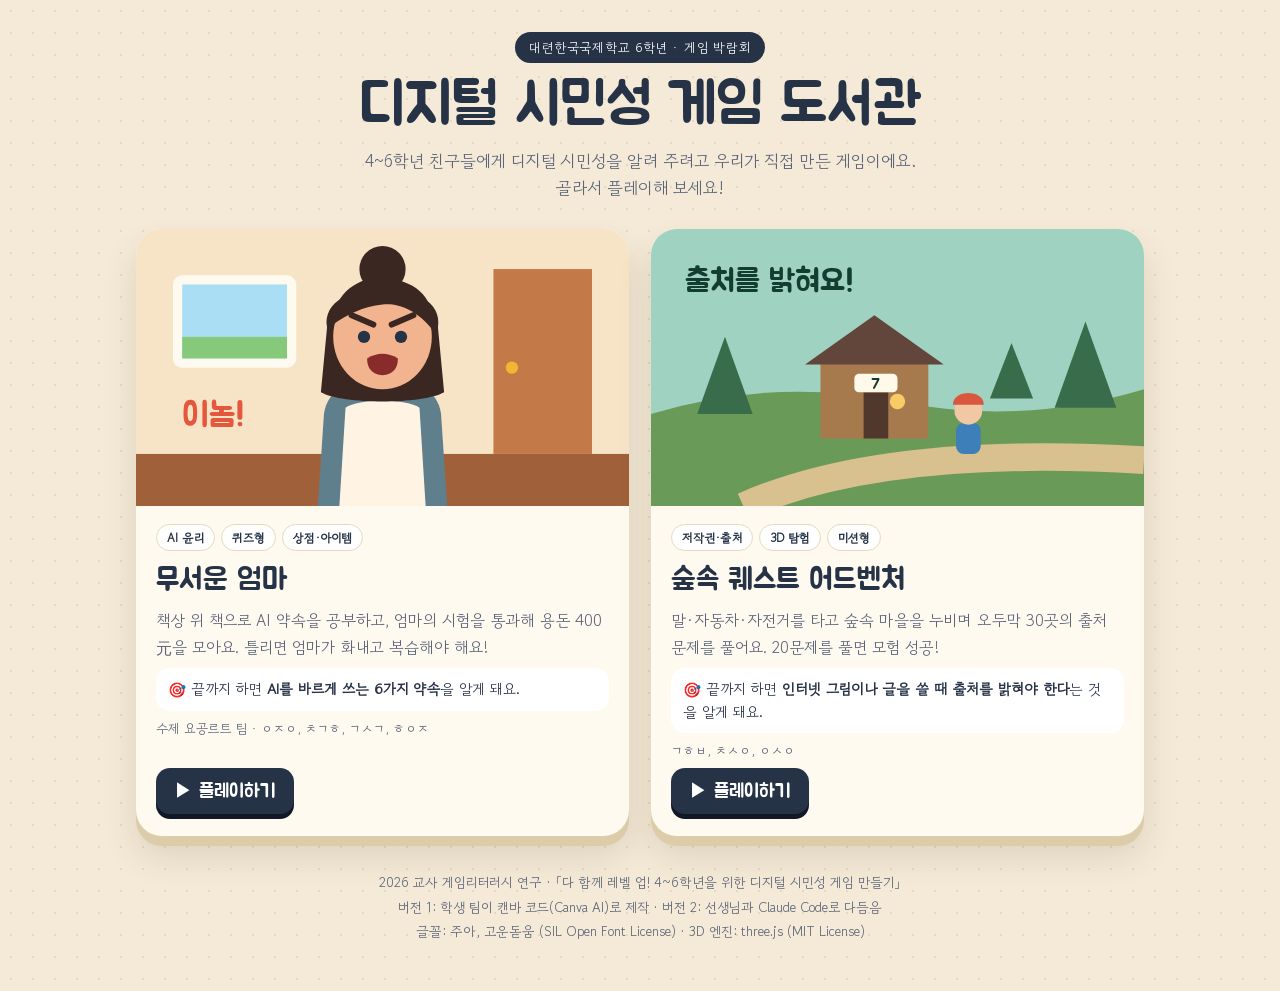
<file: index.html>
<!doctype html>
<html lang="ko">
<head>
<meta charset="utf-8">
<meta name="viewport" content="width=device-width, initial-scale=1">
<title>디지털 시민성 게임 도서관</title>
<meta name="description" content="대련한국국제학교 6학년이 4~6학년 친구들을 위해 만든 디지털 시민성 게임 모음">
<link rel="icon" href="data:image/svg+xml,%3Csvg xmlns='http://www.w3.org/2000/svg' viewBox='0 0 64 64'%3E%3Crect width='64' height='64' rx='16' fill='%23263347'/%3E%3Crect x='14' y='14' width='10' height='36' rx='3' fill='%23f2b632'/%3E%3Crect x='27' y='10' width='10' height='40' rx='3' fill='%23e4573d'/%3E%3Crect x='40' y='18' width='10' height='32' rx='3' fill='%234f9a55'/%3E%3C/svg%3E">
<link rel="stylesheet" href="assets/fonts.css">
<style>
:root{--ink:#263347;--soft:#5b6478;--paper:#fffaf0;--bg:#f4ead7;--red:#e4573d;--green:#2f7a4f;--gold:#f2b632;
  --font-title:'Jua','Malgun Gothic','Apple SD Gothic Neo',sans-serif;--font-body:'Gowun Dodum','Malgun Gothic','Apple SD Gothic Neo',sans-serif}
*{box-sizing:border-box}
body{margin:0;min-height:100vh;font-family:var(--font-body);color:var(--ink);background:var(--bg);
  background-image:radial-gradient(#e6d8bc 1.5px,transparent 1.5px);background-size:22px 22px}
.wrap{max-width:1040px;margin:0 auto;padding:32px 16px 48px}
header{text-align:center;margin-bottom:28px}
.kicker{display:inline-block;background:var(--ink);color:#fff;border-radius:999px;padding:6px 14px;font-size:13px;letter-spacing:.06em}
h1{font-family:var(--font-title);font-weight:400;font-size:clamp(34px,6vw,58px);margin:12px 0 8px;line-height:1.1}
header p{margin:0;color:var(--soft);font-size:17px;line-height:1.6}
.grid{display:grid;grid-template-columns:repeat(auto-fit,minmax(300px,1fr));gap:22px}
.game{display:flex;flex-direction:column;background:var(--paper);border-radius:26px;overflow:hidden;text-decoration:none;color:inherit;
  box-shadow:0 10px 0 #ddcca9,0 20px 34px #5a3e2a24;transition:transform .15s,box-shadow .15s}
.game:hover{transform:translateY(-4px);box-shadow:0 14px 0 #ddcca9,0 26px 40px #5a3e2a30}
.game:focus-visible{outline:4px solid var(--gold);outline-offset:4px}
.art{aspect-ratio:16/9;display:block}
.art svg{width:100%;height:100%;display:block}
.body{padding:18px 20px 22px;display:flex;flex-direction:column;gap:8px;flex:1}
.tags{display:flex;gap:6px;flex-wrap:wrap}
.tag{font-size:12px;font-weight:700;border-radius:999px;padding:4px 10px;background:#fff;border:1px solid #e6d8bc}
.game h2{font-family:var(--font-title);font-weight:400;font-size:30px;margin:2px 0 0}
.game p{margin:0;line-height:1.65;color:var(--soft)}
.goal{background:#fff;border-radius:14px;padding:10px 12px;font-size:14.5px;line-height:1.55}
.play{margin-top:auto;align-self:flex-start;font-family:var(--font-title);font-size:19px;background:var(--ink);color:#fff;border-radius:14px;padding:10px 18px;box-shadow:0 5px 0 #111827}
.makers{font-size:13px;color:var(--soft)}
footer{margin-top:34px;text-align:center;color:var(--soft);font-size:13.5px;line-height:1.8}
</style>
</head>
<body>
<div class="wrap">
  <header>
    <span class="kicker">대련한국국제학교 6학년 · 게임 박람회</span>
    <h1>디지털 시민성 게임 도서관</h1>
    <p>4~6학년 친구들에게 디지털 시민성을 알려 주려고 우리가 직접 만든 게임이에요.<br>골라서 플레이해 보세요!</p>
  </header>
  <main class="grid">
    <a class="game" href="mom/">
      <span class="art" aria-hidden="true"><svg viewBox="0 0 320 180"><rect width="320" height="180" fill="#f7e4c6"/><rect y="146" width="320" height="34" fill="#a0603a"/><rect x="232" y="26" width="64" height="120" fill="#c47a48"/><circle cx="244" cy="90" r="4" fill="#f2b632"/><rect x="24" y="30" width="80" height="60" rx="6" fill="#fffaf0"/><rect x="30" y="36" width="68" height="48" fill="#a9def4"/><rect x="30" y="70" width="68" height="14" fill="#86c97a"/><path d="M118 180 L122 120 C124 104 140 96 160 96 C180 96 196 104 198 120 L202 180Z" fill="#5f7f8c"/><path d="M136 116 C144 110 176 110 184 116 L188 180 L132 180Z" fill="#fff4e3"/><path d="M124 64 C118 30 202 30 196 64 L200 106 C186 114 134 114 120 106Z" fill="#3b2722"/><circle cx="160" cy="26" r="15" fill="#3b2722"/><ellipse cx="160" cy="38" rx="13" ry="4" fill="#e4573d"/><ellipse cx="160" cy="70" rx="32" ry="34" fill="#f2b48f"/><path d="M128 62 C128 38 150 30 162 32 C184 34 194 46 193 66 C182 52 170 48 160 49 C148 50 136 56 128 62Z" fill="#3b2722"/><path d="M140 56 L154 62 M180 56 L166 62" stroke="#3b2722" stroke-width="4" stroke-linecap="round"/><circle cx="148" cy="70" r="4" fill="#263347"/><circle cx="172" cy="70" r="4" fill="#263347"/><path d="M150 84 Q160 78 170 84 Q170 94 160 95 Q150 94 150 84Z" fill="#8a2b2b"/><text x="30" y="128" font-family="Jua,sans-serif" font-size="22" fill="#e4573d">이놈!</text></svg></span>
      <span class="body">
        <span class="tags"><span class="tag">AI 윤리</span><span class="tag">퀴즈형</span><span class="tag">상점·아이템</span></span>
        <h2>무서운 엄마</h2>
        <p>책상 위 책으로 AI 약속을 공부하고, 엄마의 시험을 통과해 용돈 400元을 모아요. 틀리면 엄마가 화내고 복습해야 해요!</p>
        <span class="goal">🎯 끝까지 하면 <b>AI를 바르게 쓰는 6가지 약속</b>을 알게 돼요.</span>
        <span class="makers">수제 요공르트 팀 · ㅇㅈㅇ, ㅊㄱㅎ, ㄱㅅㄱ, ㅎㅇㅈ</span>
        <span class="play">▶ 플레이하기</span>
      </span>
    </a>
    <a class="game" href="forest/">
      <span class="art" aria-hidden="true"><svg viewBox="0 0 320 180"><rect width="320" height="180" fill="#9fd2c0"/><path d="M0 120 Q80 96 160 112 T320 104 V180 H0Z" fill="#6a9a58"/><path d="M60 180 Q150 140 320 150" stroke="#d9c08f" stroke-width="18" fill="none"/><g fill="#386c4b"><path d="M30 120 L48 70 L66 120Z"/><path d="M262 116 L282 60 L302 116Z"/><path d="M220 110 L234 74 L248 110Z"/></g><rect x="110" y="84" width="70" height="52" fill="#a77a4e"/><path d="M100 88 L145 56 L190 88Z" fill="#63463b"/><rect x="138" y="106" width="16" height="30" fill="#51382c"/><circle cx="160" cy="112" r="5" fill="#f8cb65"/><rect x="132" y="94" width="28" height="12" rx="3" fill="#fff9e9"/><text x="146" y="104" text-anchor="middle" font-family="Jua,sans-serif" font-size="10" fill="#143d31">7</text><g transform="translate(206 150)"><rect x="-8" y="-24" width="16" height="20" rx="5" fill="#3d7fb8"/><circle cy="-32" r="9" fill="#f2c7a4"/><path d="M-10 -36 C-10 -46 10 -46 10 -36Z" fill="#d9573f"/></g><text x="22" y="40" font-family="Jua,sans-serif" font-size="20" fill="#143d31">출처를 밝혀요!</text></svg></span>
      <span class="body">
        <span class="tags"><span class="tag">저작권·출처</span><span class="tag">3D 탐험</span><span class="tag">미션형</span></span>
        <h2>숲속 퀘스트 어드벤처</h2>
        <p>말·자동차·자전거를 타고 숲속 마을을 누비며 오두막 30곳의 출처 문제를 풀어요. 20문제를 풀면 모험 성공!</p>
        <span class="goal">🎯 끝까지 하면 <b>인터넷 그림이나 글을 쓸 때 출처를 밝혀야 한다</b>는 것을 알게 돼요.</span>
        <span class="makers">ㄱㅎㅂ, ㅊㅅㅇ, ㅇㅅㅇ</span>
        <span class="play">▶ 플레이하기</span>
      </span>
    </a>
  </main>
  <footer>
    2026 교사 게임리터러시 연구 · 「다 함께 레벨 업! 4~6학년을 위한 디지털 시민성 게임 만들기」<br>
    버전 1: 학생 팀이 캔바 코드(Canva AI)로 제작 · 버전 2: 선생님과 Claude Code로 다듬음<br>
    글꼴: 주아, 고운돋움 (SIL Open Font License) · 3D 엔진: three.js (MIT License)
  </footer>
</div>
</body>
</html>
</file>
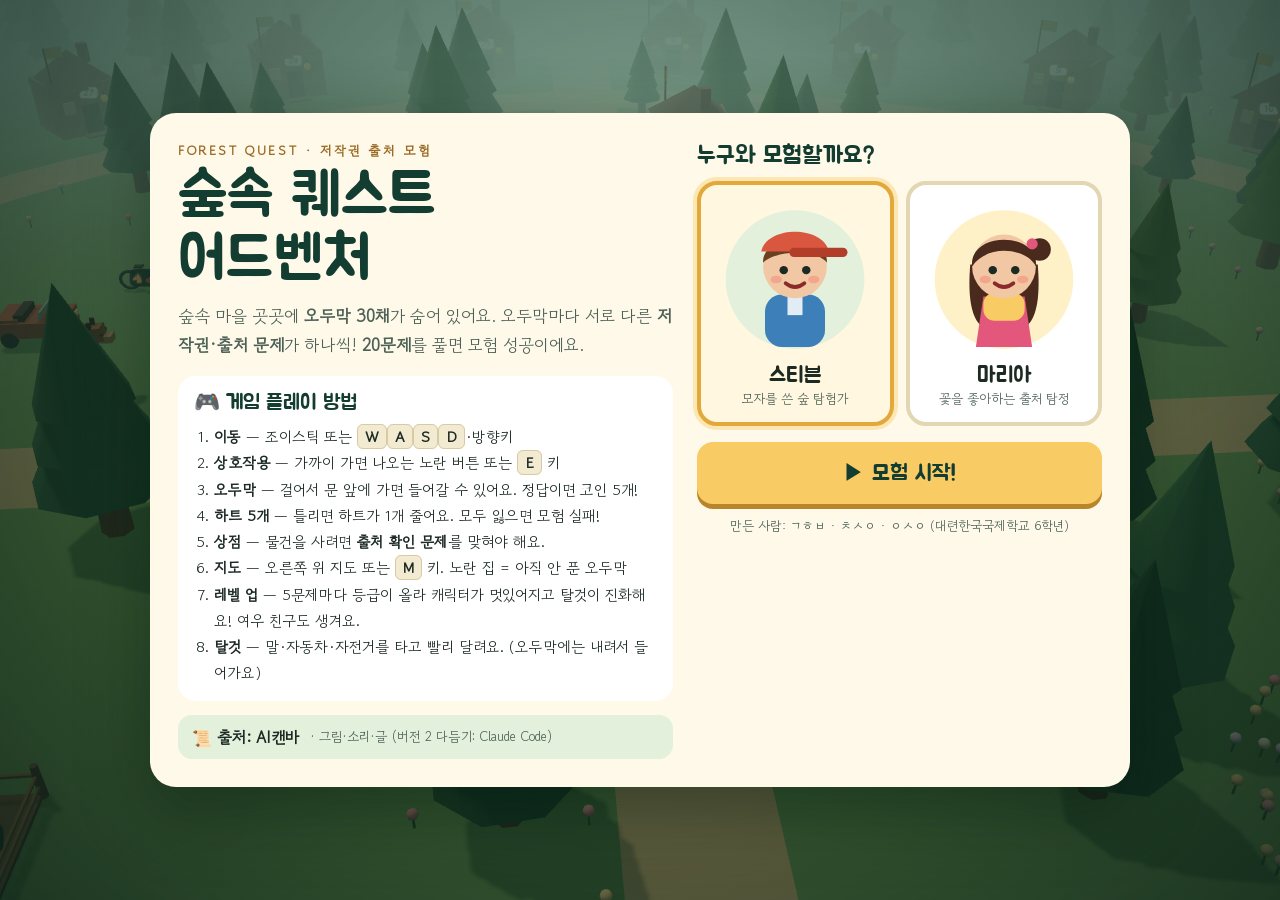
<file: forest/index.html>
<!doctype html>
<html lang="ko">
<head>
<meta charset="utf-8">
<meta name="viewport" content="width=device-width, initial-scale=1, viewport-fit=cover">
<title>숲속 퀘스트 · 저작권 출처 모험</title>
<meta name="description" content="숲속 오두막 30곳을 돌며 저작권·출처 문제 20개를 풀면 모험 성공! (ㄱㅎㅂ, ㅊㅅㅇ, ㅇㅅㅇ 팀)">
<link rel="icon" href="data:image/svg+xml,%3Csvg xmlns='http://www.w3.org/2000/svg' viewBox='0 0 64 64'%3E%3Crect width='64' height='64' rx='14' fill='%23143d31'/%3E%3Cpath d='M32 8 L50 34 H40 L54 54 H10 L24 34 H14Z' fill='%234f9a55'/%3E%3Crect x='28' y='50' width='8' height='8' fill='%237d4628'/%3E%3Ccircle cx='48' cy='14' r='6' fill='%23f8cb65'/%3E%3C/svg%3E">
<link rel="stylesheet" href="../assets/fonts.css">
<style>
:root{
  --pine:#143d31; --dark:#0f2a22; --cream:#fff9e9; --cream-2:#f3ead2; --gold:#f8cb65; --gold-2:#e2a93a;
  --leaf:#4f9a55; --leaf-soft:#e3f1dc; --red:#d9573f; --red-soft:#ffe1d8; --blue:#3d7fb8; --ink:#1d2a24; --ink-soft:#4d6157;
  --font-title:'Jua','Malgun Gothic','Apple SD Gothic Neo',sans-serif;
  --font-body:'Gowun Dodum','Malgun Gothic','Apple SD Gothic Neo',sans-serif;
}
*{box-sizing:border-box}
html,body{margin:0;height:100%;overflow:hidden;background:var(--pine)}
body{font-family:var(--font-body);color:var(--ink);-webkit-tap-highlight-color:transparent;user-select:none;-webkit-user-select:none}
button{font-family:inherit;color:inherit;cursor:pointer;border:0;background:none;touch-action:manipulation}
button:disabled{cursor:not-allowed;opacity:.5}
:focus-visible{outline:3px solid var(--gold);outline-offset:3px}
.hidden{display:none!important}
#scene{position:fixed;inset:0;touch-action:none}
#scene canvas{display:block;width:100%;height:100%}

/* ---------- 공용 ---------- */
.btn{display:inline-flex;align-items:center;justify-content:center;gap:8px;border-radius:16px;padding:13px 22px;font-family:var(--font-title);font-size:19px;transition:transform .12s,box-shadow .12s,filter .12s}
.btn-gold{background:var(--gold);color:var(--pine);box-shadow:0 5px 0 #b9852a}
.btn-pine{background:var(--pine);color:#fff;box-shadow:0 5px 0 #071a14}
.btn-cream{background:var(--cream);color:var(--pine);box-shadow:0 5px 0 #c9b98f}
.btn:hover:not(:disabled){filter:brightness(1.07)}
.btn:active:not(:disabled){transform:translateY(3px);box-shadow:0 2px 0 #0003}
.glass{background:rgba(15,42,34,.78);backdrop-filter:blur(8px);-webkit-backdrop-filter:blur(8px);color:#fff;border:1px solid rgba(255,255,255,.18)}
.paper{background:var(--cream);border-radius:26px;box-shadow:0 24px 70px rgba(3,24,14,.45)}
.title-font{font-family:var(--font-title);font-weight:400}

/* ---------- 시작 화면 ---------- */
.overlay{position:fixed;inset:0;z-index:40;display:flex;align-items:center;justify-content:center;padding:16px;overflow:auto}
#start{background:radial-gradient(ellipse at 50% 30%,rgba(15,42,34,.25),rgba(10,30,24,.82))}
.start-card{width:100%;max-width:980px;padding:28px;display:grid;grid-template-columns:1.1fr .9fr;gap:24px;margin:auto}
.start-card .eyebrow{color:#9a6a25;font-size:13px;letter-spacing:.2em;font-weight:700}
.start-card h1{font-family:var(--font-title);font-weight:400;font-size:clamp(38px,5.4vw,60px);line-height:1.05;margin:6px 0 10px;color:var(--pine)}
.start-card .lead{font-size:17px;line-height:1.7;margin:0 0 16px;color:var(--ink-soft)}
.howto{background:#fff;border-radius:18px;padding:14px 16px;margin-bottom:14px}
.howto h2{font-family:var(--font-title);font-weight:400;font-size:21px;margin:0 0 8px;color:var(--pine)}
.howto ol{margin:0;padding-left:20px;line-height:1.75;font-size:15px}
.howto kbd{font-family:inherit;background:var(--cream-2);border-radius:6px;padding:1px 7px;border:1px solid #d9caa3;font-weight:700}
.source-box{display:flex;align-items:center;gap:10px;background:var(--leaf-soft);border-radius:14px;padding:10px 14px;font-weight:700}
.source-box small{font-weight:400;color:var(--ink-soft)}
.char-pick h2{font-family:var(--font-title);font-weight:400;font-size:24px;margin:0 0 10px;color:var(--pine)}
.chars{display:grid;grid-template-columns:1fr 1fr;gap:12px}
.char{background:#fff;border:4px solid #e3d6b3;border-radius:20px;padding:12px 10px 14px;text-align:center;transition:transform .12s,border-color .15s}
.char:hover{transform:translateY(-3px)}
.char[aria-pressed="true"]{border-color:var(--gold-2);background:#fff7df;box-shadow:0 0 0 4px #f8cb6566}
.char svg{width:100%;max-width:150px;height:auto;display:block;margin:0 auto}
.char b{display:block;font-family:var(--font-title);font-weight:400;font-size:22px;margin-top:4px}
.char span{font-size:13px;color:var(--ink-soft)}
.start-go{margin-top:16px;width:100%;font-size:22px;padding:16px}
.team{margin-top:12px;font-size:13px;color:var(--ink-soft);text-align:center}

/* ---------- HUD ---------- */
.hud{position:fixed;z-index:10;pointer-events:none}
.hud > *{pointer-events:auto}
#hud-left{top:12px;left:12px;display:flex;flex-direction:column;gap:8px;max-width:min(330px,calc(100vw - 200px))}
.status{border-radius:18px;padding:10px 14px}
.status .row{display:flex;align-items:center;gap:10px;flex-wrap:wrap}
.who{display:flex;align-items:center;gap:8px;font-family:var(--font-title);font-size:18px}
.who i{width:30px;height:30px;border-radius:50%;display:inline-block;border:2px solid #fff}
.hearts{display:flex;gap:2px}
.hearts svg{width:22px;height:22px}
.hearts svg.lost{opacity:.28;filter:grayscale(1)}
.hearts.hit{animation:hit .5s}
@keyframes hit{20%{transform:translateX(-5px)}40%{transform:translateX(5px)}60%{transform:translateX(-3px)}80%{transform:translateX(3px)}}
.coins{display:inline-flex;align-items:center;gap:5px;background:var(--gold);color:var(--pine);border-radius:999px;padding:3px 11px;font-family:var(--font-title);font-size:17px}
.coins.pop{animation:cpop .4s}
@keyframes cpop{50%{transform:scale(1.18)}}
.progress{margin-top:8px}
.progress .lbl{display:flex;justify-content:space-between;font-size:13px;opacity:.9}
.progress .bar{height:10px;background:#ffffff26;border-radius:99px;overflow:hidden;margin-top:3px}
.progress .bar i{display:block;height:100%;width:0;background:linear-gradient(90deg,#9be07a,var(--gold));border-radius:99px;transition:width .6s}
.missions{border-radius:18px;padding:10px 14px;font-size:14px}
.missions summary{cursor:pointer;font-family:var(--font-title);font-size:17px;list-style:none;display:flex;justify-content:space-between;align-items:center}
.missions summary::-webkit-details-marker{display:none}
.missions summary::after{content:"▾";opacity:.7}
.missions[open] summary::after{content:"▴"}
.missions ul{margin:8px 0 0;padding:0;list-style:none;display:grid;gap:5px}
.missions li{display:flex;gap:8px;align-items:flex-start;line-height:1.4}
.missions li .mk{flex:none;width:18px;height:18px;border-radius:50%;border:2px solid #ffffffa0;display:grid;place-items:center;font-size:11px;margin-top:1px}
.missions li.done{opacity:.6}
.missions li.done .mk{background:#9be07a;border-color:#9be07a;color:var(--pine)}
.buffs{display:flex;gap:6px;flex-wrap:wrap}
.lvl{display:inline-flex;align-items:center;gap:4px;background:#ffffff1f;border:1px solid #ffffff55;border-radius:999px;padding:2px 10px;font-family:var(--font-title);font-size:14px;color:var(--gold)}
.lvl.up{animation:cpop .5s 3}
.next-lv{font-size:12px;opacity:.85}
/* ---------- 레벨 업 ---------- */
#levelup{z-index:42;background:radial-gradient(circle,rgba(248,203,101,.25),rgba(6,22,17,.7))}
.lv-card{position:relative;width:100%;max-width:470px;padding:30px 26px 24px;text-align:center;overflow:hidden;margin:auto;animation:lvIn .6s cubic-bezier(.2,1.4,.4,1)}
@keyframes lvIn{from{transform:scale(.4) rotate(-6deg);opacity:0}}
.lv-card::before{content:"";position:absolute;inset:-60%;background:repeating-conic-gradient(from 0deg,#f8cb6533 0 12deg,transparent 12deg 24deg);animation:spin 14s linear infinite;z-index:0}
@keyframes spin{to{transform:rotate(360deg)}}
.lv-card > *{position:relative;z-index:1}
.lv-burst{display:inline-block;font-family:var(--font-title);font-size:20px;letter-spacing:.12em;color:#fff;background:linear-gradient(90deg,#e2a93a,#d9573f);border-radius:999px;padding:6px 18px;box-shadow:0 4px 0 #9a3a26}
.lv-icon{font-size:76px;line-height:1;margin:14px 0 4px;animation:bounce 1s ease-in-out infinite}
@keyframes bounce{50%{transform:translateY(-10px) scale(1.06)}}
.lv-card h2{font-family:var(--font-title);font-weight:400;font-size:38px;margin:0;color:var(--pine)}
.lv-sub{margin:4px 0 14px;color:var(--ink-soft)}
.lv-gets{list-style:none;margin:0 0 14px;padding:0;display:grid;gap:7px;text-align:left}
.lv-gets li{background:#fff;border-radius:14px;padding:9px 12px;font-weight:700;display:flex;gap:10px;align-items:center;animation:actIn .4s both}
.lv-gets li:nth-child(2){animation-delay:.15s}.lv-gets li:nth-child(3){animation-delay:.3s}
.lv-gets li i{font-style:normal;font-size:22px}
.lv-learned{background:var(--leaf-soft);border-radius:14px;padding:10px 14px;text-align:left;font-size:14px;margin-bottom:16px}
.lv-learned b{font-family:var(--font-title);font-weight:400;font-size:16px;color:var(--pine)}
.lv-learned ol{margin:4px 0 0;padding-left:20px;line-height:1.6}
.buff{background:#ffffff22;border:1px solid #ffffff44;border-radius:999px;padding:3px 10px;font-size:12px;font-weight:700}

#hud-right{top:12px;right:12px;display:flex;flex-direction:column;align-items:flex-end;gap:8px}
.minimap-wrap{border-radius:18px;padding:6px;position:relative}
#minimap{display:block;width:170px;height:170px;border-radius:13px;cursor:pointer}
.minimap-wrap .n{position:absolute;top:8px;left:50%;transform:translateX(-50%);font-family:var(--font-title);font-size:12px;color:#fff;text-shadow:0 1px 2px #000}
.tool-row{display:flex;gap:6px;flex-wrap:wrap;justify-content:flex-end}
.tool{border-radius:999px;padding:7px 12px;font-weight:700;font-size:13px;display:inline-flex;gap:5px;align-items:center}

#hud-top{top:12px;left:50%;transform:translateX(-50%);text-align:center}
.place{border-radius:999px;padding:7px 16px;font-weight:700;font-size:15px;white-space:nowrap}
.place b{color:var(--gold)}

#hud-bottom{left:0;right:0;bottom:0;display:flex;justify-content:space-between;align-items:flex-end;padding:0 16px max(16px,env(safe-area-inset-bottom))}
.joy{width:124px;height:124px;border-radius:50%;position:relative;border:2px solid #ffffffa6;background:radial-gradient(circle at 35% 25%,#668678,#18392f 70%);box-shadow:inset 0 8px 18px #071b17a8,0 10px 22px #071b1799;touch-action:none;cursor:grab}
.joy::before{content:"";position:absolute;inset:14px;border:1px dashed #ffffff55;border-radius:50%}
.knob{position:absolute;left:40px;top:40px;width:44px;height:44px;border-radius:50%;border:3px solid var(--cream);background:radial-gradient(circle at 30% 25%,#ffe9a8,#e9aa45 75%);box-shadow:0 7px 13px #071b1788;pointer-events:none}
.joy-lbl{display:block;text-align:center;color:#fff;font-size:12px;margin-top:4px;text-shadow:0 1px 3px #000}
.actions{display:flex;flex-direction:column;align-items:flex-end;gap:8px;max-width:60vw}
.act-btn{min-height:58px;border-radius:20px;border:3px solid #fff;padding:10px 20px;font-family:var(--font-title);font-size:20px;background:var(--gold);color:var(--pine);box-shadow:0 6px 0 #b9852a,0 12px 26px #0006;animation:actIn .25s}
@keyframes actIn{from{transform:scale(.7);opacity:0}}
.act-btn .key{display:inline-grid;place-items:center;width:24px;height:24px;border-radius:7px;background:var(--pine);color:#fff;font-size:13px;margin-left:6px;vertical-align:middle}
.crop-pick{display:flex;gap:6px;flex-wrap:wrap;justify-content:flex-end}
.crop-pick button{background:var(--cream);color:var(--pine);border:3px solid #fff;border-radius:14px;padding:7px 12px;font-weight:700;box-shadow:0 4px 0 #0003}
.crop-pick button[aria-pressed="true"]{background:var(--gold);border-color:var(--pine)}

#toast{position:fixed;z-index:30;left:50%;top:64px;transform:translateX(-50%);max-width:min(560px,90vw);border-radius:16px;padding:11px 18px;font-weight:700;font-size:16px;text-align:center;pointer-events:none;transition:opacity .3s,transform .3s;opacity:0}
#toast.show{opacity:1;transform:translateX(-50%) translateY(6px)}
.float-coin{position:fixed;z-index:31;font-family:var(--font-title);font-size:26px;color:var(--gold);text-shadow:0 2px 0 var(--pine),0 0 8px #000;pointer-events:none;animation:floatUp 1.1s ease-out forwards}
@keyframes floatUp{to{transform:translateY(-60px);opacity:0}}
.hit-flash{position:fixed;inset:0;z-index:35;pointer-events:none;background:radial-gradient(circle,transparent 40%,rgba(217,87,63,.55));opacity:0}
.hit-flash.on{animation:hf .6s}
@keyframes hf{0%{opacity:1}100%{opacity:0}}

/* ---------- 오두막 퀴즈 ---------- */
.room-bg{position:fixed;inset:0;z-index:20;overflow:auto;padding:16px;display:flex;align-items:center;justify-content:center;
  background:
   linear-gradient(transparent 70%, #6b4a34 70%),
   repeating-linear-gradient(90deg,#a87b52 0 64px,#9a6f47 64px 66px);
}
.room-bg::before{content:"";position:fixed;left:6%;top:8%;width:180px;height:140px;border:10px solid #f3e1bd;border-radius:10px;background:linear-gradient(#9fd6f0,#d9f3ff 60%,#7cc27f 60%);box-shadow:inset 0 0 0 4px #e6cfa0;opacity:.95}
.room-bg::after{content:"";position:fixed;right:6%;top:10%;width:120px;height:160px;border-radius:8px;background:repeating-linear-gradient(#7d4628 0 6px,#5c3a24 6px 40px);opacity:.9}
.quiz{position:relative;z-index:1;width:100%;max-width:640px;padding:24px 26px;margin:auto}
.quiz-head{display:flex;align-items:center;justify-content:space-between;gap:10px;margin-bottom:8px;flex-wrap:wrap}
.quiz-head h2{font-family:var(--font-title);font-weight:400;font-size:28px;margin:0;color:var(--pine)}
.quiz-head .meta{font-size:14px;color:var(--ink-soft);background:#fff;border-radius:999px;padding:5px 12px}
.quiz .q{font-size:clamp(18px,2.4vw,22px);font-weight:700;line-height:1.55;margin:10px 0 14px}
.quiz .src-card{display:flex;gap:12px;align-items:center;background:#fff;border:2px dashed #cdbb8f;border-radius:16px;padding:10px 12px;margin:-4px 0 14px}
.quiz .src-card svg{flex:none;width:96px;height:72px;border-radius:10px}
.quiz .src-card dl{margin:0;display:grid;grid-template-columns:auto 1fr;gap:2px 10px;font-size:14px}
.quiz .src-card dt{color:var(--ink-soft)}
.quiz .src-card dd{margin:0;font-weight:700}
.choices{display:grid;gap:9px}
.choice{display:flex;gap:10px;align-items:flex-start;text-align:left;background:#fff;border:3px solid #e3d6b3;border-radius:16px;padding:12px 14px;font-size:16px;font-weight:700;line-height:1.5;transition:border-color .15s,transform .12s,background .15s}
.choice .l{flex:none;width:28px;height:28px;border-radius:50%;background:var(--cream-2);display:grid;place-items:center;font-family:var(--font-title)}
.choice:hover:not(:disabled){border-color:var(--pine);transform:translateY(-2px)}
.choice:disabled{opacity:1;cursor:default}
.choice.right{background:#dff3e3;border-color:#2f9466}
.choice.right .l{background:#2f9466;color:#fff}
.choice.wrong{background:var(--red-soft);border-color:var(--red);opacity:.75}
.choice.wrong .l{background:var(--red);color:#fff}
.choice.gone{opacity:.35;text-decoration:line-through}
.fb{margin-top:14px;border-radius:16px;padding:14px 16px;animation:actIn .25s}
.fb.good{background:#dff3e3;border:3px solid #2f9466}
.fb.bad{background:var(--red-soft);border:3px solid var(--red)}
.fb h3{margin:0 0 4px;font-family:var(--font-title);font-weight:400;font-size:23px}
.fb.good h3{color:#1f7a4f}.fb.bad h3{color:#b23e29}
.fb p{margin:0 0 4px;line-height:1.65}
.fb .tip{background:#ffffffb8;border-radius:12px;padding:8px 12px;margin-top:6px;font-size:15px}
.quiz-foot{display:flex;flex-wrap:wrap;gap:10px;justify-content:space-between;margin-top:16px}

/* ---------- 상점 ---------- */
.shop-bg{position:fixed;inset:0;z-index:20;overflow:auto;padding:16px;display:flex;background:linear-gradient(140deg,#315a48,#153a31 55%,#72543b)}
.shop{width:100%;max-width:720px;padding:24px;margin:auto}
.shop-top{display:flex;justify-content:space-between;align-items:flex-start;gap:12px;flex-wrap:wrap}
.shop-top h2{font-family:var(--font-title);font-weight:400;font-size:30px;margin:0;color:var(--pine)}
.shop-top p{margin:4px 0 0;color:var(--ink-soft)}
.shop-grid{display:grid;grid-template-columns:1fr 1fr;gap:10px;margin-top:14px}
.item{display:flex;flex-direction:column;gap:6px;text-align:left;background:#fff;border:3px solid #e3d6b3;border-radius:18px;padding:12px 14px;transition:transform .12s,border-color .15s}
.item:hover:not(:disabled){border-color:var(--pine);transform:translateY(-2px)}
.item .top{display:flex;align-items:center;gap:10px}
.item .ic{width:46px;height:46px;border-radius:14px;background:var(--leaf-soft);display:grid;place-items:center;font-size:26px;flex:none}
.item .nm{font-family:var(--font-title);font-size:20px}
.item .pr{margin-left:auto;font-family:var(--font-title);font-size:18px;color:#9a6a25;white-space:nowrap}
.item .ds{font-size:14px;color:var(--ink-soft);line-height:1.5}
.item .own{font-size:12px;font-weight:700;color:#1f7a4f}
.shop-msg{min-height:24px;margin-top:12px;font-weight:700}
.check{margin-top:16px;background:#fff7df;border:3px solid var(--gold-2);border-radius:18px;padding:16px;animation:actIn .25s}
.check h3{margin:0 0 4px;font-family:var(--font-title);font-weight:400;font-size:22px;color:#8a5a12}

/* ---------- 큰 지도 ---------- */
#bigmap{background:rgba(6,22,17,.82);z-index:25}
.map-card{padding:18px;width:100%;max-width:820px;margin:auto}
.map-card .head{display:flex;justify-content:space-between;align-items:center;gap:10px;margin-bottom:10px}
.map-card h2{font-family:var(--font-title);font-weight:400;font-size:26px;margin:0;color:var(--pine)}
.map-body{display:grid;grid-template-columns:minmax(0,1fr) 200px;gap:14px;align-items:start}
#bigmap-canvas{width:100%;aspect-ratio:1/1;border-radius:16px;display:block;background:#6a9a58}
.legend{display:grid;gap:6px;font-size:14px}
.legend div{display:flex;align-items:center;gap:8px}
.legend i{width:16px;height:16px;border-radius:5px;display:inline-block;flex:none}
.travel{display:grid;gap:6px;margin-top:10px}
.travel b{font-family:var(--font-title);font-weight:400;font-size:17px}
.travel button{background:#fff;border:2px solid #e3d6b3;border-radius:12px;padding:7px 10px;text-align:left;font-weight:700;font-size:14px}
.travel button:hover{border-color:var(--pine)}

/* ---------- 결과 ---------- */
#ending{background:rgba(6,22,17,.86);z-index:45}
.end-card{width:100%;max-width:760px;padding:26px;margin:auto;position:relative;overflow:hidden}
.end-card h2{font-family:var(--font-title);font-weight:400;font-size:clamp(30px,5vw,46px);margin:4px 0 6px;text-align:center;color:var(--pine)}
.end-card .lead{text-align:center;color:var(--ink-soft);font-size:17px;line-height:1.6;margin:0 0 16px}
.trophy{display:block;width:120px;margin:0 auto}
.stats{display:grid;grid-template-columns:repeat(4,1fr);gap:8px;margin-bottom:14px}
.stats div{background:#fff;border-radius:14px;padding:10px;text-align:center}
.stats b{display:block;font-family:var(--font-title);font-weight:400;font-size:24px;color:var(--pine)}
.stats span{font-size:12px;color:var(--ink-soft)}
.learned{background:var(--leaf-soft);border-radius:16px;padding:14px 16px;margin-bottom:14px}
.learned h3,.credits h3{font-family:var(--font-title);font-weight:400;font-size:21px;margin:0 0 6px;color:var(--pine)}
.learned ol{margin:0;padding-left:20px;line-height:1.75}
.credits{background:#fff;border-radius:16px;padding:14px 16px;margin-bottom:16px}
.credits dl{margin:0;display:grid;grid-template-columns:auto 1fr;gap:6px 14px;font-size:16px}
.credits dt{font-weight:700;color:var(--ink-soft)}
.credits dd{margin:0;font-weight:700}
.credits .v2{margin:10px 0 0;font-size:12.5px;color:var(--ink-soft);line-height:1.6;border-top:1px dashed #d9caa3;padding-top:8px}
.end-actions{display:flex;justify-content:center;gap:10px;flex-wrap:wrap}
.confetti{position:absolute;top:-20px;width:10px;height:16px;border-radius:3px;pointer-events:none;animation:fall linear forwards}
@keyframes fall{to{transform:translateY(1100px) rotate(720deg)}}

@media (max-width:820px){
  .start-card{grid-template-columns:1fr;padding:20px}
  .map-body{grid-template-columns:1fr}
  .shop-grid{grid-template-columns:1fr}
}
@media (max-width:640px){
  #minimap{width:112px;height:112px}
  #hud-left{max-width:calc(100vw - 150px)}
  .status{padding:8px 10px}
  .who{font-size:15px}
  .hearts svg{width:18px;height:18px}
  .missions{display:none}
  .place{font-size:13px;padding:6px 12px}
  #hud-top{top:auto;bottom:160px}
  .joy{width:104px;height:104px}
  .knob{left:31px;top:31px;width:40px;height:40px}
  .act-btn{font-size:17px;min-height:52px;padding:8px 14px}
  .stats{grid-template-columns:repeat(2,1fr)}
  .quiz{padding:18px 16px}
  .room-bg::before,.room-bg::after{display:none}
  .tool .t{display:none}
}
@media (prefers-reduced-motion:reduce){*,*::before,*::after{animation-duration:.01ms!important;animation-iteration-count:1!important;transition-duration:.01ms!important}}
</style>
</head>
<body>
<svg width="0" height="0" style="position:absolute" aria-hidden="true"><defs>
  <symbol id="heart" viewBox="0 0 48 48"><path d="M24 42 C10 32 4 24 4 16 C4 9 10 5 15 5 C19 5 22 7 24 11 C26 7 29 5 33 5 C38 5 44 9 44 16 C44 24 38 32 24 42 Z" fill="#e4573d" stroke="#fff" stroke-width="3"/><path d="M12 14 q2 -4 6 -4" stroke="#fff" stroke-width="3" fill="none" stroke-linecap="round"/></symbol>
</defs></svg>

<div id="scene" aria-label="3D 숲속 마을: 오두막 30채, 큰 상점, 연못, 꽃밭, 텃밭, 말·자동차·자전거가 있어요" role="img"></div>
<div class="hit-flash" id="hit-flash"></div>

<!-- HUD -->
<div class="hud hidden" id="hud-left">
  <div class="glass status">
    <div class="row">
      <span class="who"><i id="who-dot"></i><span id="who-name">스티븐</span></span>
      <span class="hearts" id="hearts" aria-label="하트"></span>
      <span class="coins" id="coins" aria-live="polite">🪙 0</span>
    </div>
    <div class="row" style="margin-top:6px"><span class="lvl" id="lvl">🌱 견습 탐험가</span><span class="next-lv" id="next-lv">다음 등급까지 5문제</span></div>
    <div class="progress">
      <div class="lbl"><span>해결한 오두막</span><b id="prog-txt">0 / 20</b></div>
      <div class="bar"><i id="prog-bar"></i></div>
    </div>
    <div class="buffs" id="buffs" style="margin-top:6px"></div>
  </div>
  <details class="glass missions" id="missions" open>
    <summary>🧭 오늘의 미션</summary>
    <ul id="mission-list"></ul>
  </details>
</div>
<div class="hud hidden" id="hud-right">
  <div class="glass minimap-wrap"><canvas id="minimap" width="340" height="340" aria-label="작은 지도. 누르면 큰 지도가 열려요" role="button" tabindex="0"></canvas><span class="n">N</span></div>
  <div class="tool-row">
    <button class="glass tool" id="btn-map" type="button">🗺️ <span class="t">큰 지도</span> <kbd style="font:inherit;opacity:.7">M</kbd></button>
    <button class="glass tool" id="btn-music" type="button">🎵 <span class="t" id="music-t">음악 켜짐</span></button>
    <button class="glass tool" id="btn-sound" type="button">🔊 <span class="t" id="sound-t">효과음 켜짐</span></button>
  </div>
</div>
<div class="hud hidden" id="hud-top"><div class="glass place">📍 <b id="place-name">숲속 광장</b> · <span id="place-hint">자유롭게 둘러보세요</span></div></div>
<div class="hud hidden" id="hud-bottom">
  <div><div class="joy" id="joy" role="group" aria-label="이동 조이스틱"><div class="knob" id="knob"></div></div><span class="joy-lbl">이동 · WASD/방향키</span></div>
  <div class="actions">
    <div class="crop-pick hidden" id="crop-pick" aria-label="수확할 작물 선택">
      <button type="button" data-crop="strawberry" aria-pressed="false">🍓 딸기</button>
      <button type="button" data-crop="watermelon" aria-pressed="false">🍉 수박</button>
      <button type="button" data-crop="melon" aria-pressed="false">🍈 멜론</button>
    </div>
    <button class="act-btn hidden" id="act" type="button"></button>
  </div>
</div>
<div class="glass" id="toast" role="status" aria-live="polite"></div>

<!-- 시작 화면 -->
<div class="overlay" id="start">
  <div class="paper start-card">
    <div>
      <div class="eyebrow">FOREST QUEST · 저작권 출처 모험</div>
      <h1>숲속 퀘스트<br>어드벤처</h1>
      <p class="lead">숲속 마을 곳곳에 <b>오두막 30채</b>가 숨어 있어요. 오두막마다 서로 다른 <b>저작권·출처 문제</b>가 하나씩! <b>20문제</b>를 풀면 모험 성공이에요.</p>
      <div class="howto">
        <h2>🎮 게임 플레이 방법</h2>
        <ol>
          <li><b>이동</b> — 조이스틱 또는 <kbd>W</kbd><kbd>A</kbd><kbd>S</kbd><kbd>D</kbd>·방향키</li>
          <li><b>상호작용</b> — 가까이 가면 나오는 노란 버튼 또는 <kbd>E</kbd> 키</li>
          <li><b>오두막</b> — 걸어서 문 앞에 가면 들어갈 수 있어요. 정답이면 코인 5개!</li>
          <li><b>하트 5개</b> — 틀리면 하트가 1개 줄어요. 모두 잃으면 모험 실패!</li>
          <li><b>상점</b> — 물건을 사려면 <b>출처 확인 문제</b>를 맞혀야 해요.</li>
          <li><b>지도</b> — 오른쪽 위 지도 또는 <kbd>M</kbd> 키. 노란 집 = 아직 안 푼 오두막</li>
          <li><b>레벨 업</b> — 5문제마다 등급이 올라 캐릭터가 멋있어지고 탈것이 진화해요! 여우 친구도 생겨요.</li>
          <li><b>탈것</b> — 말·자동차·자전거를 타고 빨리 달려요. (오두막에는 내려서 들어가요)</li>
        </ol>
      </div>
      <div class="source-box">📜 출처: AI캔바 <small>· 그림·소리·글 (버전 2 다듬기: Claude Code)</small></div>
    </div>
    <div class="char-pick">
      <h2>누구와 모험할까요?</h2>
      <div class="chars">
        <button class="char" type="button" data-char="steven" aria-pressed="true">
          <svg viewBox="0 0 160 170" aria-hidden="true"><circle cx="80" cy="88" r="74" fill="#e3f1dc"/><rect x="48" y="104" width="64" height="56" rx="18" fill="#3d7fb8"/><rect x="72" y="104" width="16" height="22" fill="#fff" opacity=".85"/><circle cx="80" cy="74" r="34" fill="#f2c7a4"/><path d="M46 70 C44 38 116 38 114 70 C104 56 60 56 46 70Z" fill="#6b3f22"/><path d="M44 58 C50 30 110 30 116 58 Z" fill="#d9573f"/><rect x="74" y="54" width="62" height="10" rx="5" fill="#b23e29"/><circle cx="68" cy="78" r="4.5" fill="#1d2a24"/><circle cx="92" cy="78" r="4.5" fill="#1d2a24"/><path d="M70 92 Q80 100 90 92" stroke="#8a2b2b" stroke-width="4" fill="none" stroke-linecap="round"/><ellipse cx="60" cy="88" rx="6" ry="4" fill="#f08a7a" opacity=".55"/><ellipse cx="100" cy="88" rx="6" ry="4" fill="#f08a7a" opacity=".55"/></svg>
          <b>스티븐</b><span>모자를 쓴 숲 탐험가</span>
        </button>
        <button class="char" type="button" data-char="maria" aria-pressed="false">
          <svg viewBox="0 0 160 170" aria-hidden="true"><circle cx="80" cy="88" r="74" fill="#fff1c7"/><path d="M44 72 C40 120 50 136 60 140 L100 140 C110 136 120 120 116 72Z" fill="#4a2a1c"/><path d="M50 160 L58 106 H102 L110 160Z" fill="#e4577d"/><rect x="58" y="102" width="44" height="30" rx="12" fill="#f8cb65"/><circle cx="80" cy="74" r="34" fill="#f2c7a4"/><path d="M46 74 C42 36 118 36 114 74 C104 54 62 50 46 74Z" fill="#4a2a1c"/><circle cx="118" cy="56" r="12" fill="#4a2a1c"/><circle cx="110" cy="50" r="6" fill="#e4577d"/><circle cx="68" cy="78" r="4.5" fill="#1d2a24"/><circle cx="92" cy="78" r="4.5" fill="#1d2a24"/><path d="M70 92 Q80 100 90 92" stroke="#8a2b2b" stroke-width="4" fill="none" stroke-linecap="round"/><ellipse cx="60" cy="88" rx="6" ry="4" fill="#f08a7a" opacity=".55"/><ellipse cx="100" cy="88" rx="6" ry="4" fill="#f08a7a" opacity=".55"/></svg>
          <b>마리아</b><span>꽃을 좋아하는 출처 탐정</span>
        </button>
      </div>
      <button class="btn btn-gold start-go" id="btn-start" type="button">▶ 모험 시작!</button>
      <p class="team">만든 사람: ㄱㅎㅂ · ㅊㅅㅇ · ㅇㅅㅇ (대련한국국제학교 6학년)</p>
    </div>
  </div>
</div>

<!-- 오두막 퀴즈 -->
<div class="room-bg hidden" id="cabin" role="dialog" aria-modal="true" aria-labelledby="cabin-title">
  <div class="paper quiz">
    <div class="quiz-head"><h2 id="cabin-title">🏡 오두막 1번</h2><span class="meta" id="cabin-meta">해결 0 / 20</span></div>
    <p class="q" id="cabin-q"></p>
    <div class="choices" id="cabin-choices"></div>
    <div class="fb hidden" id="cabin-fb"><h3 id="cabin-fb-t"></h3><p id="cabin-fb-p"></p><div class="tip" id="cabin-fb-tip"></div></div>
    <div class="quiz-foot">
      <button class="btn btn-cream" id="btn-lens" type="button">🔍 돋보기 쓰기</button>
      <button class="btn btn-gold" id="btn-leave" type="button">🚪 오두막 나가기</button>
    </div>
  </div>
</div>

<!-- 상점 -->
<div class="shop-bg hidden" id="shop" role="dialog" aria-modal="true" aria-labelledby="shop-title">
  <div class="paper shop">
    <div class="shop-top">
      <div><h2 id="shop-title">🛍️ 숲속 큰 상점</h2><p>물건을 사려면 <b>출처 확인 문제</b>를 맞혀야 해요!</p></div>
      <span class="coins" id="shop-coins" style="font-size:20px;padding:6px 14px">🪙 0</span>
    </div>
    <div class="shop-grid" id="shop-grid"></div>
    <div class="check hidden" id="check">
      <h3>📜 출처 확인 문제</h3>
      <p class="q" id="check-q" style="margin:4px 0 10px;font-weight:700;line-height:1.5"></p>
      <div class="src-card" id="check-card"></div>
      <div class="choices" id="check-choices"></div>
    </div>
    <p class="shop-msg" id="shop-msg" aria-live="polite"></p>
    <button class="btn btn-gold" id="btn-shop-leave" type="button">↗ 상점 나가기</button>
  </div>
</div>

<!-- 큰 지도 -->
<div class="overlay hidden" id="bigmap" role="dialog" aria-modal="true" aria-labelledby="map-title">
  <div class="paper map-card">
    <div class="head"><h2 id="map-title">🗺️ 숲속 마을 지도</h2><button class="btn btn-cream" id="map-close" type="button" style="padding:8px 14px;font-size:16px">닫기 ✕</button></div>
    <div class="map-body">
      <canvas id="bigmap-canvas" width="900" height="900"></canvas>
      <div>
        <div class="legend">
          <div><i style="background:#f8cb65"></i>아직 안 푼 오두막</div>
          <div><i style="background:#3fbf6e"></i>해결한 오두막</div>
          <div><i style="background:#c9563c"></i>큰 상점</div>
          <div><i style="background:#6bb7ac"></i>연못 (수영 가능)</div>
          <div><i style="background:#f3a6c0"></i>야생화 꽃밭 (힌트 종이)</div>
          <div><i style="background:#8a5a3a"></i>텃밭 (작물 수확)</div>
          <div><i style="background:#fff;border:2px solid #d9573f"></i>나</div>
        </div>
        <div class="travel" id="travel"><b>✨ 빠른 이동</b></div>
      </div>
    </div>
  </div>
</div>

<!-- 레벨 업 -->
<div class="overlay hidden" id="levelup" role="dialog" aria-modal="true" aria-labelledby="lv-name">
  <div class="paper lv-card">
    <span class="lv-burst">LEVEL UP!</span>
    <div class="lv-icon" id="lv-icon" aria-hidden="true">🎒</div>
    <h2 id="lv-name">숲 탐험가</h2>
    <p class="lv-sub" id="lv-sub">오두막 5곳 해결!</p>
    <ul class="lv-gets" id="lv-gets"></ul>
    <div class="lv-learned"><b>📜 이번 등급에서 푼 문제</b><ol id="lv-learned"></ol></div>
    <button class="btn btn-gold" id="lv-ok" type="button">멋지다! 계속 모험하기 ▶</button>
  </div>
</div>

<!-- 결과 -->
<div class="overlay hidden" id="ending" role="dialog" aria-modal="true" aria-labelledby="end-title">
  <div class="paper end-card" id="end-card">
    <svg class="trophy" id="end-art" viewBox="0 0 120 110" aria-hidden="true"></svg>
    <h2 id="end-title">모험 성공!</h2>
    <p class="lead" id="end-lead"></p>
    <div class="stats" id="end-stats"></div>
    <div class="learned">
      <h3>📜 오늘 배운 출처 밝히기</h3>
      <ol>
        <li>인터넷에 있는 그림·글·음악에도 <b>만든 사람의 저작권</b>이 있어요.</li>
        <li>쓰기 전에 <b>허락이나 이용 조건(CCL 등)</b>을 확인해요.</li>
        <li>출처에는 <b>만든 사람 · 작품 이름 · 출처(사이트·링크) · 이용 조건</b>을 적어요.</li>
        <li>AI로 만든 것도 <b>어떤 AI로 만들었는지</b> 밝혀요.</li>
      </ol>
    </div>
    <div class="credits">
      <h3>만든 사람·출처</h3>
      <dl>
        <dt>만든 사람</dt><dd>ㄱㅎㅂ ㅊㅅㅇ ㅇㅅㅇ</dd>
        <dt>그림</dt><dd>AI캔바</dd>
        <dt>소리·음악</dt><dd>배경음악 캔바AI</dd>
        <dt>글·자료</dt><dd>캔바 AI</dd>
        <dt>도움받은 도구</dt><dd>캔바코드</dd>
      </dl>
      <p class="v2">버전 2 다듬기: 선생님과 Claude Code(AI) — 3D 그림 다시 그리기, 지도, 문제 28개 추가, 효과음 · 글꼴: 주아·고운돋움(SIL OFL) · 3D 엔진: three.js(MIT)</p>
    </div>
    <div class="end-actions"><button class="btn btn-gold" id="btn-again" type="button">🔄 다시 모험하기</button></div>
  </div>
</div>

<script src="../assets/three.min.js"></script>
<script>
(() => {
'use strict';
const $ = id => document.getElementById(id);
if (!window.THREE) { document.body.insertAdjacentHTML('beforeend','<p style="position:fixed;inset:0;margin:auto;height:2em;text-align:center;color:#fff">3D 엔진을 불러오지 못했어요. 페이지를 새로고침해 주세요.</p>'); return; }

/* =========================================================
   1. 문제 데이터 (오두막 30곳 · 저작권과 출처)
   ========================================================= */
const QUESTIONS = [
 {q:'다른 사람이 찍은 사진을 게시물에 사용할 때 무엇을 해야 할까요?', a:['인터넷에 있으니 출처 없이 사용한다','사용 허락과 이용 조건을 확인하고 출처를 밝힌다','사진을 자르면 출처를 쓰지 않아도 된다'], c:1,
  why:'사진의 창작자에게 사용 허락을 받고 이용 조건을 확인한 뒤 출처를 밝히면, 권리를 존중하며 올바르게 사용할 수 있어요.', tip:'인터넷에 공개된 사진도 저작권이 있을 수 있어요.'},
 {q:'출처를 쓸 때 가장 알맞은 방법은 무엇일까요?', a:['창작자, 작품 이름, 출처 링크와 적용되는 이용 조건을 확인해 적는다','‘인터넷에서 찾음’이라고만 적는다','내 이름만 적는다'], c:0,
  why:'창작자와 작품 이름, 출처 링크, 이용 조건을 함께 적으면 다른 사람이 출처와 사용 범위를 확인할 수 있어요.', tip:'‘인터넷’, ‘구글’만 적으면 누가 만들었는지 알 수 없어요.'},
 {q:'저작권은 언제 생길까요?', a:['작품을 만드는 순간 저절로 생긴다','저작권 등록을 해야만 생긴다','작품이 유명해져야 생긴다','작품을 돈 받고 팔아야 생긴다'], c:0,
  why:'저작권은 작품을 창작하는 순간 저절로 생겨요. 따로 등록하지 않아도 보호받아요.', tip:'내가 쓴 일기, 친구가 그린 낙서도 모두 저작물이에요.'},
 {q:'초등학생이 직접 그린 그림에도 저작권이 있을까요?', a:['있다. 누구든 직접 창작했다면 저작권이 있다','없다. 어른이 그린 그림만 있다','상을 받은 그림에만 있다'], c:0,
  why:'나이와 상관없이 직접 창작한 사람에게 저작권이 있어요.', tip:'친구 그림을 쓰고 싶다면 먼저 친구에게 물어봐요.'},
 {q:'인터넷 검색으로 마음에 드는 그림을 찾았어요. 어떻게 해야 할까요?', a:['검색에 나왔으니 누구나 마음대로 써도 된다','만든 사람이 있으니 이용 조건을 확인한다','그림을 저장하면 내 것이 된다'], c:1,
  why:'검색에 나오는 그림도 만든 사람이 있어요. 쓸 수 있는지 이용 조건부터 확인해야 해요.', tip:'그림이 올라온 원래 사이트를 찾아 이용 조건을 읽어 봐요.'},
 {q:'CCL 표시 중 ‘BY(저작자 표시)’는 무슨 뜻일까요?', a:['만든 사람을 꼭 밝혀야 한다','누구도 쓸 수 없다','돈을 받고 팔아도 된다는 뜻만 있다','고치면 안 된다'], c:0,
  why:'BY는 ‘저작자 표시’예요. 작품을 쓸 때 만든 사람을 꼭 밝혀야 한다는 약속이에요.', tip:'CCL은 만든 사람이 “이 조건만 지키면 써도 돼요”라고 알려 주는 표시예요.'},
 {q:'CCL ‘NC(비영리)’ 표시가 있는 그림은 어떻게 써야 할까요?', a:['돈을 버는 데 쓰지 않는다','출처를 쓰지 않아도 된다','마음대로 팔아도 된다'], c:0,
  why:'NC는 ‘비영리’예요. 돈을 버는 목적으로는 쓰면 안 된다는 뜻이에요.', tip:'학교 발표처럼 돈을 벌지 않는 곳에 쓸 때도 출처는 꼭 밝혀요.'},
 {q:'CCL ‘ND(변경 금지)’ 표시가 있는 그림으로 할 수 없는 일은?', a:['그림 색깔을 바꿔 새 그림으로 만들기','출처를 밝히고 그대로 보여 주기','만든 사람 이름 적기'], c:0,
  why:'ND는 ‘변경 금지’예요. 원래 모습 그대로만 써야 하고, 고치거나 바꾸면 안 돼요.', tip:'자르기, 색 바꾸기, 글자 넣기도 ‘변경’이에요.'},
 {q:'자유롭게 쓸 수 있는 저작물을 찾을 수 있는 곳은 어디일까요?', a:['한국저작권위원회의 ‘공유마당’','아무 블로그나 카페','유료 웹툰을 캡처한 사진'], c:0,
  why:'공유마당에는 이용 조건이 표시된 그림·음악·글꼴 등이 모여 있어요.', tip:'자유 이용 저작물도 이용 조건과 출처 표시는 지켜요.'},
 {q:'공공기관 누리집 사진에 ‘공공누리’ 표시가 있어요. 어떻게 할까요?', a:['표시된 이용 조건을 확인하고 출처를 밝혀 쓴다','공공기관 것이니 조건 없이 마음대로 쓴다','절대 쓸 수 없다'], c:0,
  why:'공공누리는 공공기관 저작물을 쓸 수 있는 조건을 알려 주는 표시예요. 유형마다 조건이 달라요.', tip:'공공누리 1유형은 출처만 밝히면 쓸 수 있어요.'},
 {q:'발표 자료에 출처를 적는 곳으로 알맞은 것은?', a:['자료 바로 아래나 마지막 ‘출처’ 장','아무 데도 적지 않는다','발표가 끝난 뒤 말로만 한다'], c:0,
  why:'출처는 보는 사람이 확인할 수 있게 자료 바로 아래나 마지막 장에 글로 적어요.', tip:'게임이라면 마지막 ‘만든 사람·출처’ 화면에 적어요.'},
 {q:'책 내용을 내 글에 인용할 때 밝혀야 할 것은?', a:['책 제목, 지은이, 출판사(쪽수)','책 표지 색깔','책을 읽은 날짜만'], c:0,
  why:'책 제목과 지은이, 출판사를 밝혀야 읽는 사람이 원래 책을 찾아볼 수 있어요.', tip:'가져온 문장은 따옴표(“ ”)로 묶어 구별해요.'},
 {q:'다른 사람의 글을 바르게 인용하는 방법은?', a:['내 글이 중심이고, 필요한 부분만 따옴표로 가져와 출처를 밝힌다','남의 글을 대부분 가져오고 내 생각은 조금만 쓴다','출처 없이 내 말처럼 쓴다'], c:0,
  why:'인용은 필요한 만큼만, 내 글이 주인공이 되게 하고 출처를 꼭 밝혀야 해요.', tip:'긴 글을 통째로 가져오는 것은 인용이 아니에요.'},
 {q:'친구가 그린 그림을 우리 모둠 게임에 넣고 싶어요. 어떻게 할까요?', a:['친구에게 허락받고 친구 이름을 밝힌다','친한 친구니까 그냥 넣는다','내가 그렸다고 한다'], c:0,
  why:'친구의 그림도 친구의 저작물이에요. 허락을 받고 만든 사람으로 이름을 밝혀요.', tip:'‘만든 사람·출처’ 화면에 친구 이름을 넣어 줘요.'},
 {q:'유튜브 영상 속 음악을 내 영상 배경음악으로 쓰려면?', a:['쓸 수 있는 음악인지 이용 허락·조건을 확인한다','몇 초만 쓰면 괜찮다','소리를 작게 하면 괜찮다'], c:0,
  why:'짧게 쓰거나 소리를 줄여도 허락 없이 쓰면 저작권 침해가 될 수 있어요.', tip:'공유마당이나 무료 음원처럼 이용 조건이 분명한 음악을 골라요.'},
 {q:'좋아하는 웹툰을 전부 캡처해서 단체 대화방에 올리면?', a:['저작권 침해가 될 수 있다','재미있으니 괜찮다','친구들만 보니 괜찮다'], c:0,
  why:'웹툰 작가의 허락 없이 퍼뜨리면 작가에게 피해가 가고 저작권 침해가 될 수 있어요.', tip:'친구에게 알려 주고 싶다면 웹툰 링크를 공유해요.'},
 {q:'영화를 공짜로 받을 수 있는 불법 다운로드 사이트를 발견했어요.', a:['이용하지 않고 정식 서비스를 이용한다','공짜니까 받는다','친구에게도 알려 준다'], c:0,
  why:'불법 다운로드는 창작자에게 피해를 주고, 나쁜 프로그램이 숨어 있을 수도 있어요.', tip:'정식 서비스를 이용하는 것이 창작자를 응원하는 방법이에요.'},
 {q:'다른 사람 사진에 필터를 씌우고 잘라서 쓰면 어떻게 될까요?', a:['여전히 원래 작가의 저작물이라 허락과 출처가 필요하다','내 작품이 된다','출처를 안 써도 된다'], c:0,
  why:'조금 바꿔도 원래 작가의 작품이에요. 허락과 출처가 필요해요.', tip:'바꿔서 쓰는 것을 막는 ‘변경 금지(ND)’ 조건도 확인해요.'},
 {q:'‘무료 이미지’ 사이트의 그림을 쓸 때도 확인해야 하는 것은?', a:['사이트마다 다른 이용 조건(라이선스)','아무것도 확인할 필요 없다','그림 크기만 확인한다'], c:0,
  why:'무료라도 출처 표시가 필요하거나 상업적 이용이 안 되는 등 조건이 있을 수 있어요.', tip:'‘무료’와 ‘아무렇게나 써도 됨’은 달라요.'},
 {q:'AI로 만든 그림을 우리 게임에 넣을 때 출처는 어떻게 적을까요?', a:['어떤 AI 도구로 만들었는지 밝힌다 (예: 그림: AI캔바)','AI 그림은 출처를 안 써도 된다','내가 직접 그렸다고 쓴다'], c:0,
  why:'AI의 도움을 받았다면 어떤 AI로 만들었는지 솔직하게 밝혀야 해요.', tip:'우리 게임 마지막 화면의 ‘그림: AI캔바’가 바로 그 예시예요!'},
 {q:'우리나라에서 저작권은 보통 얼마나 보호될까요?', a:['만든 사람이 살아 있는 동안과 세상을 떠난 뒤 70년','딱 1년','영원히 아무도 쓸 수 없다'], c:0,
  why:'저작권은 만든 사람이 살아 있는 동안과 세상을 떠난 뒤 70년까지 보호돼요.', tip:'보호 기간이 끝난 옛날 작품은 누구나 자유롭게 쓸 수 있어요.'},
 {q:'재미있는 뉴스 기사를 친구에게 알려 주고 싶어요. 좋은 방법은?', a:['기사 링크를 공유한다','기사 전체를 복사해 내 이름으로 올린다','기사 사진만 잘라 퍼뜨린다'], c:0,
  why:'링크를 공유하면 기사를 쓴 사람과 언론사의 권리를 지키면서 알려 줄 수 있어요.', tip:'퍼 올리기보다 링크 공유가 안전해요.'},
 {q:'내가 쓴 블로그 글을 누군가 출처 없이 가져갔어요. 어떻게 할까요?', a:['정중하게 출처 표시나 삭제를 부탁하고, 어른께 도움을 청한다','나도 남의 글을 가져온다','나쁜 댓글을 단다'], c:0,
  why:'내 저작권도 소중해요. 차분하게 요청하고, 어려우면 보호자나 선생님께 도움을 받아요.', tip:'내가 당해 보면 출처의 소중함을 더 잘 알 수 있어요.'},
 {q:'무료 글꼴(폰트)을 쓸 때 확인해야 하는 것은?', a:['어디까지 써도 되는지 사용 범위(라이선스)','글꼴의 색깔','아무것도 없다'], c:0,
  why:'글꼴도 저작물이에요. 무료 글꼴도 쓸 수 있는 범위가 정해져 있어요.', tip:'우리 게임 글꼴(주아, 고운돋움)도 오픈 폰트 라이선스를 확인했어요.'},
 {q:'좋아하는 연예인 사진을 허락 없이 내 프로필에 쓰면?', a:['사진 찍은 사람의 저작권과 연예인의 초상권 문제가 생길 수 있다','팬이니까 괜찮다','유명한 사람 사진은 공짜다'], c:0,
  why:'사진에는 찍은 사람의 저작권이, 얼굴에는 그 사람의 초상권이 있어요.', tip:'내가 직접 그린 그림이나 자유 이용 이미지를 써요.'},
 {q:'게임 화면을 캡처해 학교 발표 자료에 넣을 때 알맞은 출처는?', a:['게임 이름과 만든 회사를 적는다','출처를 안 써도 된다','내가 만든 게임이라고 쓴다'], c:0,
  why:'게임 화면도 게임 회사의 저작물이에요. 무엇에서 가져왔는지 밝혀요.', tip:'예) “화면: ○○ 게임, △△ 회사”'},
 {q:'저작권을 지키면 좋은 점은 무엇일까요?', a:['창작자가 존중받고 계속 좋은 작품을 만들 수 있다','아무도 작품을 볼 수 없게 된다','인터넷이 느려진다'], c:0,
  why:'창작자가 존중받아야 계속 새로운 작품이 나오고, 우리도 더 많은 작품을 즐길 수 있어요.', tip:'출처를 밝히는 건 창작자에게 보내는 “고마워요” 인사예요.'},
 {q:'다음 중 바른 출처 표기는 무엇일까요?', a:['사진: 김하늘, 「가을 숲」, 공유마당, CC BY','사진: 인터넷','사진: 구글 검색'], c:0,
  why:'만든 사람, 작품 이름, 출처, 이용 조건이 모두 들어 있어야 바른 출처 표기예요.', tip:'순서: 누가 · 무엇을 · 어디서 · 어떤 조건으로'},
 {q:'다른 사람의 글을 베껴 내 이름으로 내는 것을 무엇이라고 할까요?', a:['표절','인용','요약'], c:0,
  why:'남의 생각이나 글을 출처 없이 내 것처럼 쓰는 것을 표절이라고 해요.', tip:'출처를 밝히고 필요한 만큼만 가져오면 ‘인용’이 돼요.'},
 {q:'출처만 밝히면 어떤 그림이든 마음대로 쓸 수 있을까요?', a:['아니다. 이용 조건이나 허락도 확인해야 한다','그렇다. 출처만 쓰면 다 된다','그렇다. 학교 숙제면 다 된다'], c:0,
  why:'출처 표시는 기본이에요. 그리고 이용 조건(라이선스)이 허락하는 범위에서만 쓸 수 있어요.', tip:'출처 표시 + 이용 조건 확인, 두 가지를 꼭 함께!'}
];

/* 상점 출처 확인 카드 */
const SRC_CARDS = [
 {kind:'sea',    title:'노을 진 바다', by:'박지우',  site:'공유마당',       lic:'CC BY', type:'사진'},
 {kind:'mount',  title:'겨울 산',     by:'최민준',  site:'공유마당',       lic:'CC BY-NC', type:'사진'},
 {kind:'flower', title:'봄 꽃밭',     by:'이하은',  site:'공공누리',       lic:'공공누리 1유형', type:'사진'},
 {kind:'cat',    title:'졸린 고양이', by:'정서윤',  site:'픽셀숲',         lic:'CC BY-ND', type:'그림'},
 {kind:'music',  title:'숲속 산책',   by:'한도윤',  site:'공유마당',       lic:'CC BY', type:'음악'},
 {kind:'star',   title:'별이 빛나는 밤', by:'강서아', site:'우리반 갤러리', lic:'작가 허락 받음', type:'그림'},
 {kind:'sea',    title:'파도 소리',   by:'윤지호',  site:'공유마당',       lic:'CC BY-SA', type:'소리'},
 {kind:'mount',  title:'단풍길',      by:'송예린',  site:'공공누리',       lic:'공공누리 1유형', type:'사진'}
];

const SHOP_ITEMS = {
  speed:{icon:'👟', name:'가벼운 신발', price:5,  desc:'걷기와 탈것이 35% 빨라져요.', once:true},
  bonus:{icon:'🍀', name:'행운 주머니', price:8,  desc:'앞으로 얻는 코인이 두 배!', once:true},
  trail:{icon:'✨', name:'길잡이 표식', price:12, desc:'가장 가까운 안 푼 오두막을 금빛 화살표가 알려 줘요.', once:true},
  heart:{icon:'❤️', name:'하트 물약',   price:10, desc:'하트 1개 회복 (최대 5개)', once:false},
  lens: {icon:'🔍', name:'돋보기',      price:6,  desc:'오두막 문제에서 오답 1개를 지워요.', once:false}
};

const GOAL = 20, MAX_HEARTS = 5, CABIN_COINS = 5;

/* =========================================================
   2. 상태
   ========================================================= */
const state = {
  char:'steven', started:false, inside:null, riding:null,
  coins:0, hearts:MAX_HEARTS, solved:0, wrong:0, items:{lens:0}, owned:new Set(),
  visited:new Set(), harvested:new Set(), harvestTimes:[], papers:0, shopBought:0,
  selectedCrop:null, startTime:0, over:false, level:0, solvedQs:[]
};
const rng = (() => { let s = 20261029; return () => { s = (s * 1664525 + 1013904223) >>> 0; return s / 4294967296; }; })();
const shuffle = a => { a = a.slice(); for (let i = a.length - 1; i > 0; i--) { const j = Math.floor(Math.random() * (i + 1)); [a[i], a[j]] = [a[j], a[i]]; } return a; };

/* =========================================================
   3. 소리 — 배경음악 선율은 버전 1(캔바 AI 코드)의 노래 그대로
   ========================================================= */
const Audio = (() => {
  let ctx = null, musicGain = null, timer = null, step = 0, musicOn = true, sfxOn = true;
  try { musicOn = localStorage.getItem('fq-music') !== 'off'; sfxOn = localStorage.getItem('fq-sfx') !== 'off'; } catch (e) {}
  const ac = () => { if (!ctx) { const C = window.AudioContext || window.webkitAudioContext; if (C) ctx = new C(); } if (ctx && ctx.state === 'suspended') ctx.resume(); return ctx; };
  const NOTES = [261.63,329.63,392,523.25,392,329.63,293.66,349.23];
  function startMusic(){
    const c = ac(); if (!c || timer) return;
    if (!musicGain) { musicGain = c.createGain(); musicGain.gain.value = .07; musicGain.connect(c.destination); }
    timer = setInterval(() => {
      const o = c.createOscillator(), g = c.createGain(), now = c.currentTime;
      o.type = 'triangle'; o.frequency.value = NOTES[step++ % NOTES.length];
      g.gain.setValueAtTime(.0001, now); g.gain.linearRampToValueAtTime(.32, now + .03); g.gain.exponentialRampToValueAtTime(.0001, now + .28);
      o.connect(g); g.connect(musicGain); o.start(now); o.stop(now + .3);
    }, 320);
  }
  function stopMusic(){ clearInterval(timer); timer = null; }
  function tone(f, start, dur, type = 'triangle', vol = .08, slide){
    const c = ac(); if (!c) return;
    const o = c.createOscillator(), g = c.createGain(), t = c.currentTime + start;
    o.type = type; o.frequency.setValueAtTime(f, t); if (slide) o.frequency.exponentialRampToValueAtTime(slide, t + dur);
    g.gain.setValueAtTime(.0001, t); g.gain.exponentialRampToValueAtTime(vol, t + .018); g.gain.exponentialRampToValueAtTime(.0001, t + dur);
    o.connect(g); g.connect(c.destination); o.start(t); o.stop(t + dur + .02);
  }
  const FX = {
    chime(){ [523.25,659.25,783.99,1046.5].forEach((f,i)=>tone(f,i*.075,.24,'triangle',.065)); },
    coin(){ tone(988,0,.08,'square',.05); tone(1319,.08,.18,'square',.05); },
    wrong(){ tone(240,0,.3,'sawtooth',.08,120); },
    door(){ tone(140,0,.15,'sine',.25,80); tone(110,.16,.15,'sine',.25,70); },
    pick(){ tone(660,0,.1,'sine',.12,1320); },
    win(){ [523,659,784,1047,784,1047,1319].forEach((f,i)=>tone(f,i*.12,.26,'triangle',.12)); },
    lose(){ [392,330,262,196].forEach((f,i)=>tone(f,i*.2,.32,'triangle',.11)); },
    mount(){ tone(330,0,.12,'square',.05,660); },
    level(){ [392,523,659,784,1047,1319].forEach((f,i)=>tone(f,i*.09,.3,'triangle',.12)); [1568,2093].forEach((f,i)=>tone(f,.6+i*.12,.4,'sine',.07)); }
  };
  return {
    fx(n){ if (sfxOn && FX[n]) try { FX[n](); } catch (e) {} },
    begin(){ ac(); if (musicOn) startMusic(); },
    toggleMusic(){ musicOn = !musicOn; try { localStorage.setItem('fq-music', musicOn ? 'on' : 'off'); } catch (e) {} musicOn ? startMusic() : stopMusic(); return musicOn; },
    toggleSfx(){ sfxOn = !sfxOn; try { localStorage.setItem('fq-sfx', sfxOn ? 'on' : 'off'); } catch (e) {} return sfxOn; },
    get musicOn(){ return musicOn; }, get sfxOn(){ return sfxOn; }
  };
})();

/* =========================================================
   4. 3D 장면
   ========================================================= */
const mount = $('scene');
const scene = new THREE.Scene();
scene.background = new THREE.Color(0xadd2bd);
scene.fog = new THREE.Fog(0xadd2bd, 45, 120);
const camera = new THREE.PerspectiveCamera(50, 1, .1, 260);
const renderer = new THREE.WebGLRenderer({antialias:true, powerPreference:'high-performance'});
renderer.setPixelRatio(Math.min(window.devicePixelRatio || 1, 1.6));
renderer.shadowMap.enabled = true;
renderer.shadowMap.type = THREE.PCFSoftShadowMap;
mount.appendChild(renderer.domElement);

scene.add(new THREE.HemisphereLight(0xeaf9df, 0x456745, 1.9));
const sun = new THREE.DirectionalLight(0xffecc3, 2.3);
sun.castShadow = true;
sun.shadow.mapSize.set(1024, 1024);
Object.assign(sun.shadow.camera, {left:-34, right:34, top:34, bottom:-34, near:1, far:120});
scene.add(sun, sun.target);

const matCache = new Map();
const mat = (color, opt = {}) => {
  const key = color + JSON.stringify(opt);
  if (!matCache.has(key)) matCache.set(key, new THREE.MeshStandardMaterial({color, roughness:.95, ...opt}));
  return matCache.get(key);
};
function mesh(geo, material, parent, x = 0, y = 0, z = 0, shadow = true){
  const o = new THREE.Mesh(geo, material); o.position.set(x, y, z);
  o.castShadow = shadow; o.receiveShadow = true; parent.add(o); return o;
}
const box = (p, w, h, d, m, x, y, z) => mesh(new THREE.BoxGeometry(w, h, d), m, p, x, y, z);
const ball = (p, r, m, x, y, z) => mesh(new THREE.SphereGeometry(r, 14, 10), m, p, x, y, z);
const cyl = (p, rt, rb, h, m, x, y, z, seg = 10) => mesh(new THREE.CylinderGeometry(rt, rb, h, seg), m, p, x, y, z);

const labels = [];
function label(text, {bg = 'rgba(16,44,36,.9)', fg = '#fff9e9', w = 3.4, size = 54, width = 360} = {}){
  const c = document.createElement('canvas'); c.width = width; c.height = 96;
  const g = c.getContext('2d');
  const draw = () => {
    g.clearRect(0, 0, width, 96);
    g.fillStyle = bg; g.beginPath();
    if (g.roundRect) g.roundRect(4, 4, width - 8, 88, 26); else g.rect(4, 4, width - 8, 88);
    g.fill();
    g.fillStyle = fg; g.font = `${size}px Jua, "Malgun Gothic", sans-serif`; g.textAlign = 'center'; g.textBaseline = 'middle';
    g.fillText(text, width / 2, 52);
  };
  draw();
  const t = new THREE.CanvasTexture(c); t.colorSpace = THREE.SRGBColorSpace;
  labels.push({text, draw, t});
  const s = new THREE.Sprite(new THREE.SpriteMaterial({map:t, transparent:true, depthWrite:false}));
  s.scale.set(w, w * 96 / width, 1); return s;
}

/* ---------- 땅 · 길 ---------- */
const BOUND = 86, RING_R = 55.5;
const ground = mesh(new THREE.PlaneGeometry(420, 420), mat(0x6a9a58), scene, 0, 0, 0, false);
ground.rotation.x = -Math.PI / 2;
const roadMat = mat(0xcdb07f);
const roadX = mesh(new THREE.PlaneGeometry(184, 5), roadMat, scene, 0, .02, 0, false); roadX.rotation.x = -Math.PI / 2;
const roadZ = mesh(new THREE.PlaneGeometry(5, 184), roadMat, scene, 0, .021, 0, false); roadZ.rotation.x = -Math.PI / 2;
const ring = mesh(new THREE.RingGeometry(RING_R - 2.5, RING_R + 2.5, 120), roadMat, scene, 0, .019, 0, false); ring.rotation.x = -Math.PI / 2;
const plaza = mesh(new THREE.CircleGeometry(11, 48), mat(0xdcc596), scene, 0, .025, 0, false); plaza.rotation.x = -Math.PI / 2;
// 광장 분수
const fountain = new THREE.Group(); fountain.position.set(0, 0, 0); scene.add(fountain);
cyl(fountain, 3, 3.2, .7, mat(0xb9b2a4), 0, .35, 0, 28);
cyl(fountain, 2.6, 2.6, .12, mat(0x6bb7ac, {roughness:.3}), 0, .66, 0, 28);
cyl(fountain, .35, .45, 1.6, mat(0xb9b2a4), 0, 1.2, 0);
const spout = ball(fountain, .55, mat(0x9fd8e8, {roughness:.2, transparent:true, opacity:.8}), 0, 2.2, 0);
// 표지판
const sign = new THREE.Group(); sign.position.set(6.5, 0, -6.5); scene.add(sign);
cyl(sign, .12, .14, 2.6, mat(0x7d4628), 0, 1.3, 0);
const signBoard = label('오두막 30곳 · 20문제!', {bg:'rgba(125,70,40,.95)', w:4.2, size:46, width:440}); signBoard.position.y = 3; sign.add(signBoard);

/* ---------- 장소 ---------- */
const PLACES = {
  plaza:  {name:'숲속 광장',     x:0,   z:0,   r:11},
  pond:   {name:'반짝이는 연못',  x:-28, z:-26, r:9},
  flowers:{name:'야생화 꽃밭',    x:26,  z:-26, r:10},
  field:  {name:'넓은 텃밭',      x:28,  z:27,  r:11},
  shop:   {name:'숲속 큰 상점',   x:-24, z:14,  r:7},
  garage: {name:'탈것 주차장',    x:-12, z:30,  r:7}
};
const colliders = []; // {x,z,r} 원 또는 {box:[minX,maxX,minZ,maxZ]}

/* ---------- 연못 ---------- */
const pond = new THREE.Group(); pond.position.set(PLACES.pond.x, 0, PLACES.pond.z); scene.add(pond);
const water = mesh(new THREE.CylinderGeometry(8, 7.9, .08, 48), mat(0x6bb7ac, {roughness:.25, metalness:.15}), pond, 0, .06, 0, false); water.scale.z = .75;
const shore = mesh(new THREE.TorusGeometry(8.03, .38, 8, 48), mat(0x9aab76), pond, 0, .09, 0, false); shore.rotation.x = Math.PI / 2; shore.scale.y = .75;
for (let i = 0; i < 6; i++) { const a = i / 6 * Math.PI * 2; const lily = mesh(new THREE.CircleGeometry(.6, 12), mat(0x4f9a55), pond, Math.cos(a) * 4.5, .12, Math.sin(a) * 3.2, false); lily.rotation.x = -Math.PI / 2; }
const duck = new THREE.Group(); pond.add(duck);
ball(duck, .45, mat(0xfff3c4), 0, .35, 0); ball(duck, .28, mat(0xfff3c4), 0, .75, -.35); box(duck, .2, .1, .25, mat(0xf2a33a), 0, .7, -.65);

/* ---------- 꽃밭 + 힌트 종이 ---------- */
const flowerHeads = [], flowerStems = [];
function addFlower(x, z){ flowerStems.push([x, z]); flowerHeads.push([x, z, [0xffd392,0xffeee0,0xeeb7ae,0xe4c8ea,0xff9fb2][flowerHeads.length % 5]]); }
for (let i = 0; i < 260; i++) { const a = rng() * Math.PI * 2, r = Math.sqrt(rng()) * 10; addFlower(PLACES.flowers.x + Math.cos(a) * r, PLACES.flowers.z + Math.sin(a) * r); }
const papers = [[22,-22],[31,-29],[24,-31]].map(([x, z], i) => {
  const g = new THREE.Group(); g.position.set(x, 0, z); scene.add(g);
  box(g, .9, .06, .65, mat(0xfff1bd), 0, .5, 0).rotation.y = i;
  box(g, .5, .02, .06, mat(0x9a6a25), 0, .54, -.1).rotation.y = i;
  const glow = mesh(new THREE.TorusGeometry(.8, .06, 6, 24), mat(0xf8cb65, {emissive:0xf8a020, emissiveIntensity:.8}), g, 0, .1, 0, false); glow.rotation.x = Math.PI / 2;
  return {g, x, z, taken:false};
});

/* ---------- 텃밭 ---------- */
const field = new THREE.Group(); field.position.set(PLACES.field.x, 0, PLACES.field.z); scene.add(field);
box(field, 18, .16, 13, mat(0x765338), 0, .08, 0);
const fence = mat(0x9a6a43);
for (const x of [-9, 9]) for (const z of [-6.5, 6.5]) cyl(field, .12, .15, 1.35, mat(0x76543f), x, .68, z);
box(field, 18, .1, .1, fence, 0, .95, -6.5); box(field, 18, .1, .1, fence, 0, .52, -6.5);
box(field, 7, .1, .1, fence, -5.5, .95, 6.5); box(field, 7, .1, .1, fence, 5.5, .95, 6.5);
box(field, .1, .1, 13, fence, -9, .95, 0); box(field, .1, .1, 13, fence, 9, .95, 0);
const CROPS = [['딸기','strawberry',0xff5f62],['수박','watermelon',0x3f8f48],['멜론','melon',0xc6dc7a]];
const cropGroups = [];
CROPS.forEach(([name, id, color], idx) => {
  for (let row = 0; row < 6; row++) for (let col = 0; col < 7; col++) {
    const g = new THREE.Group(); g.position.set(-7.4 + idx * 5.2 + col * .62 + (row % 2) * .2, 0, -4 + row * 1.35); field.add(g);
    g.userData.crop = id;
    cyl(g, .07, .1, .55, mat(0x477344), 0, .3, 0, 6);
    const fr = ball(g, id === 'strawberry' ? .2 : .3, mat(color), 0, .62, 0);
    if (id === 'watermelon') fr.scale.set(1.2, .9, 1);
    cropGroups.push(g);
  }
  const l = label(name, {w:2.6, size:56, width:260}); l.position.set(-5.5 + idx * 5.2, 2.2, -5.8); field.add(l);
});

/* ---------- 큰 상점 ---------- */
const shop = new THREE.Group(); shop.position.set(PLACES.shop.x, 0, PLACES.shop.z); shop.rotation.y = Math.PI; scene.add(shop);
box(shop, 10, 5, 7, mat(0xd9b477), 0, 2.5, 0);
const shopRoof = mesh(new THREE.ConeGeometry(8, 2.8, 4), mat(0x375c48), shop, 0, 6.15, 0); shopRoof.rotation.y = Math.PI / 4; shopRoof.scale.z = .73;
box(shop, 2.2, 3.2, .15, mat(0x765439), 0, 1.6, 3.58);
for (const x of [-3.2, 3.2]) box(shop, 1.9, 1.6, .17, mat(0xf7d891, {emissive:0x6a4a10, emissiveIntensity:.3}), x, 3.15, 3.6);
for (let i = 0; i < 6; i++) box(shop, 1.66, .22, 1.2, mat(i % 2 ? 0xfff4e3 : 0xd9573f), -4.15 + i * 1.66, 4.55, 4.1).rotation.x = .5;
const shopSign = label('🛍️ 숲속 큰 상점', {bg:'rgba(248,203,101,.97)', fg:'#143d31', w:5.4, size:52, width:460}); shopSign.position.set(0, 6.1, 3.9); shop.add(shopSign);
colliders.push({box:[PLACES.shop.x - 5.2, PLACES.shop.x + 5.2, PLACES.shop.z - 3.7, PLACES.shop.z + 3.7]});
const shopDoor = {x:PLACES.shop.x, z:PLACES.shop.z - 4.6};

/* ---------- 오두막 30채 ---------- */
const cabinTpl = new THREE.Group();
box(cabinTpl, 5, 3.8, 4.8, mat(0xa77a4e), 0, 1.9, 0);
const ctRoof = mesh(new THREE.ConeGeometry(4.2, 2.5, 4), mat(0x63463b), cabinTpl, 0, 4.7, 0); ctRoof.rotation.y = Math.PI / 4; ctRoof.scale.z = .87;
box(cabinTpl, 1.3, 2.3, .12, mat(0x51382c), 0, 1.16, 2.46);
box(cabinTpl, .85, .9, .13, mat(0xf7d891), -1.55, 2.25, 2.46);
box(cabinTpl, .65, 1.4, .7, mat(0x795347), 1.4, 5.4, -.6);
box(cabinTpl, 1.8, .14, .9, mat(0x8a6a4a), 0, .07, 2.95);
const cabins = [];
const cabinSpots = [];
for (let i = 0; i < 24; i++) { const a = (i * 15 + 7.5) * Math.PI / 180, r = 65; cabinSpots.push({x:Math.cos(a) * r, z:Math.sin(a) * r, dx:-Math.cos(a), dz:-Math.sin(a)}); }
[[16,-7,0,1],[-16,-7,0,1],[38,7,0,-1],[-38,-7,0,1],[7,40,-1,0],[-7,-40,1,0]].forEach(([x,z,dx,dz]) => cabinSpots.push({x, z, dx, dz}));
// 번호: 광장에서 가까운 순서
cabinSpots.sort((a, b) => Math.hypot(a.x, a.z) - Math.hypot(b.x, b.z) || Math.atan2(a.z, a.x) - Math.atan2(b.z, b.x));
cabinSpots.forEach((s, i) => {
  const g = cabinTpl.clone(); g.position.set(s.x, 0, s.z); g.rotation.y = Math.atan2(s.dx, s.dz); scene.add(g);
  const lampMat = new THREE.MeshStandardMaterial({color:0xf8cb65, emissive:0xf8a020, emissiveIntensity:.9, roughness:.4});
  const lamp = mesh(new THREE.SphereGeometry(.28, 12, 10), lampMat, g, 1.1, 2.6, 2.7, false);
  cyl(g, .05, .05, .5, mat(0x2b2a2a), 1.1, 3.0, 2.7, 6);
  const flagMat = new THREE.MeshStandardMaterial({color:0xf8cb65, roughness:.6, side:THREE.DoubleSide});
  cyl(g, .07, .07, 3, mat(0x5c3a24), -2.2, 5.2, 1.8, 6);
  const flag = mesh(new THREE.PlaneGeometry(1.3, .8), flagMat, g, -1.55, 6.3, 1.8, false);
  const num = label(String(i + 1), {bg:'rgba(255,249,233,.96)', fg:'#143d31', w:1.5, size:68, width:150}); num.position.set(0, 3.25, 2.8); g.add(num);
  colliders.push({x:s.x, z:s.z, r:3.4});
  cabins.push({id:i, num:i + 1, x:s.x, z:s.z, door:{x:s.x + s.dx * 4.1, z:s.z + s.dz * 4.1}, group:g, lampMat, flagMat, flag, q:null, solved:false, tries:0, removed:new Set()});
});

/* ---------- 나무 (인스턴스로 가볍게) ---------- */
function freeSpot(x, z, pad){
  if (Math.abs(x) < 4 + pad || Math.abs(z) < 4 + pad) return false;
  if (Math.abs(Math.hypot(x, z) - RING_R) < 4 + pad) return false;
  if (Math.hypot(x, z) < 14) return false;
  for (const p of Object.values(PLACES)) if (Math.hypot(x - p.x, z - p.z) < p.r + 3 + pad) return false;
  for (const c of cabins) if (Math.hypot(x - c.x, z - c.z) < 6.5 + pad) return false;
  return true;
}
const treePos = [];
let guard = 0;
while (treePos.length < 430 && guard++ < 20000) {
  const edge = rng() < .35;
  const x = edge ? (rng() < .5 ? -1 : 1) * (78 + rng() * 14) : (rng() * 2 - 1) * 92;
  const z = edge ? (rng() * 2 - 1) * 92 : (rng() * 2 - 1) * 92;
  const [px, pz] = edge && rng() < .5 ? [z, x] : [x, z];
  if (!freeSpot(px, pz, 0)) continue;
  if (treePos.some(t => Math.hypot(t[0] - px, t[1] - pz) < 3.2)) continue;
  treePos.push([px, pz, .85 + rng() * .8]);
}
const trunkGeo = new THREE.CylinderGeometry(.28, .41, 2.6, 7); trunkGeo.translate(0, 1.3, 0);
const coneGeos = [0, 1, 2].map(i => { const g = new THREE.ConeGeometry(1.75 - i * .27, 3.1, 8); g.translate(0, 3.1 + i * 1.1, 0); return g; });
const trunks = new THREE.InstancedMesh(trunkGeo, mat(0x76563d), treePos.length);
const leaves = coneGeos.map(g => new THREE.InstancedMesh(g, new THREE.MeshStandardMaterial({roughness:.95}), treePos.length));
const dummy = new THREE.Object3D(), tmpColor = new THREE.Color();
const LEAF = [0x386c4b, 0x437d54, 0x517f46, 0x2f6243];
const treeGrid = new Map();
treePos.forEach(([x, z, s], i) => {
  dummy.position.set(x, 0, z); dummy.rotation.set(0, rng() * 6, 0); dummy.scale.setScalar(s); dummy.updateMatrix();
  trunks.setMatrixAt(i, dummy.matrix);
  tmpColor.setHex(LEAF[i % LEAF.length]);
  leaves.forEach(l => { l.setMatrixAt(i, dummy.matrix); l.setColorAt(i, tmpColor); });
  const key = Math.floor(x / 8) + ',' + Math.floor(z / 8);
  if (!treeGrid.has(key)) treeGrid.set(key, []);
  treeGrid.get(key).push({x, z, r:.55 * s});
});
[trunks, ...leaves].forEach(m => { m.castShadow = true; m.receiveShadow = true; scene.add(m); });

// 흩어진 꽃
for (let i = 0; i < 380; i++) { const x = (rng() * 2 - 1) * 84, z = (rng() * 2 - 1) * 84; if (freeSpot(x, z, -2)) addFlower(x, z); }
const stemMesh = new THREE.InstancedMesh(new THREE.CylinderGeometry(.035, .05, .54, 5).translate(0, .27, 0), mat(0x4f8347), flowerStems.length);
const headMesh = new THREE.InstancedMesh(new THREE.SphereGeometry(.19, 8, 6).translate(0, .6, 0), new THREE.MeshStandardMaterial({roughness:.8}), flowerHeads.length);
flowerHeads.forEach(([x, z, c], i) => {
  dummy.position.set(x, 0, z); dummy.rotation.set(0, 0, 0); dummy.scale.setScalar(1); dummy.updateMatrix();
  stemMesh.setMatrixAt(i, dummy.matrix); headMesh.setMatrixAt(i, dummy.matrix); headMesh.setColorAt(i, tmpColor.setHex(c));
});
scene.add(stemMesh, headMesh);

/* ---------- 사람 (스티븐 · 마리아) ---------- */
function makePerson(kind){
  const g = new THREE.Group();
  const skin = mat(0xf2c7a4), maria = kind === 'maria';
  const shirt = mat(maria ? 0xf8cb65 : 0x3d7fb8), pants = mat(maria ? 0xf2c7a4 : 0x34495e), hair = mat(maria ? 0x4a2a1c : 0x6b3f22);
  const legs = [-.17, .17].map(x => { const p = new THREE.Group(); p.position.set(x, .86, 0); g.add(p); box(p, .22, .84, .24, pants, 0, -.42, 0); box(p, .26, .16, .34, mat(maria ? 0xe4577d : 0x2b2a2a), 0, -.82, -.05); return p; });
  if (maria) cyl(g, .32, .52, .5, mat(0xe4577d), 0, .9, 0, 12);
  box(g, .66, .82, .42, shirt, 0, 1.3, 0);
  const arms = [-.45, .45].map(x => { const p = new THREE.Group(); p.position.set(x, 1.66, 0); g.add(p); box(p, .18, .4, .2, shirt, 0, -.18, 0); box(p, .16, .38, .18, skin, 0, -.55, 0); return p; });
  ball(g, .34, skin, 0, 2.05, 0);
  for (const x of [-.12, .12]) ball(g, .045, mat(0x1d2a24), x, 2.08, -.31);
  box(g, .14, .04, .04, mat(0x8a2b2b), 0, 1.93, -.32);
  let cap = [];
  if (maria) {
    ball(g, .36, hair, 0, 2.15, .06).scale.set(1, .85, 1);
    box(g, .62, .62, .2, hair, 0, 1.82, .22);
    ball(g, .17, hair, 0, 2.2, .46); ball(g, .08, mat(0xe4577d), 0, 2.3, .38);
  } else {
    ball(g, .36, hair, 0, 2.14, .06).scale.set(1, .8, 1);
    cap = [cyl(g, .37, .37, .2, mat(0xd9573f), 0, 2.32, 0, 16), box(g, .5, .05, .34, mat(0xb23e29), 0, 2.24, -.36)];
  }
  return {g, legs, arms, cap, acc:{}};
}

/* ---------- 탈것 (버전 1 모델을 다듬음) ---------- */
function makeHorse(){
  const h = new THREE.Group(); const coat = mat(0x986341), dark = mat(0x4d352c);
  box(h, 1.1, 1.15, 2.05, coat, 0, 1.75, 0);
  box(h, .7, 1.4, .76, coat, 0, 2.38, -.72).rotation.x = -.38;
  box(h, .75, .7, 1.05, coat, 0, 3.03, -1.08).rotation.x = .16;
  box(h, .64, .34, .55, mat(0xc28f67), 0, 2.8, -1.7);
  for (const x of [-.29, .29]) { box(h, .15, .4, .19, dark, x, 3.53, -1.06); ball(h, .07, dark, x * 1.25, 3.12, -1.57); }
  const mane = box(h, .25, .8, .65, dark, 0, 3.12, -.55); mane.rotation.x = -.4;
  const legs = [];
  for (const x of [-.37, .37]) for (const z of [-.73, .72]) { const p = new THREE.Group(); p.position.set(x, 1.35, z); h.add(p); box(p, .24, 1.14, .27, coat, 0, -.58, 0); box(p, .31, .18, .37, dark, 0, -1.11, -.04); legs.push(p); }
  const tail = box(h, .28, 1.15, .3, dark, 0, 1.42, 1.18); tail.rotation.x = -.48;
  box(h, 1.2, .22, .95, mat(0xd9573f), 0, 2.43, .18);
  return {obj:h, legs, tail, mane, seat:new THREE.Vector3(0, 1.62, .2), pose:'ride'};
}
function makeCar(){
  const c = new THREE.Group(); const red = mat(0xb85137), wheel = mat(0x26312d);
  box(c, 2.35, .85, 3.6, red, 0, .96, 0);
  box(c, 2.1, .2, 1.1, red, 0, 1.45, 1.1);
  box(c, 1.9, .55, .08, mat(0xa4c8bb, {roughness:.2}), 0, 1.65, -.55).rotation.x = -.35;
  box(c, 1.8, .5, .5, mat(0x3a2a22), 0, 1.5, .5);
  for (const x of [-1.17, 1.17]) for (const z of [-1.11, 1.11]) { const w = mesh(new THREE.CylinderGeometry(.42, .42, .25, 16), wheel, c, x, .48, z); w.rotation.z = Math.PI / 2; }
  for (const x of [-.73, .73]) box(c, .4, .26, .09, mat(0xffe4a1, {emissive:0x806020, emissiveIntensity:.4}), x, 1.06, -1.85);
  return {obj:c, legs:[], seat:new THREE.Vector3(0, .38, .2), pose:'sit', scale:.85};
}
function makeBike(){
  const b = new THREE.Group(); const frame = mat(0xe1a34b), wheel = mat(0x26312d);
  for (const z of [-.8, .8]) { const w = mesh(new THREE.TorusGeometry(.52, .09, 8, 20), wheel, b, 0, .57, z); w.rotation.y = Math.PI / 2; }
  const beam = (x1, y1, z1, x2, y2, z2, r) => { const a = new THREE.Vector3(x1, y1, z1), v = new THREE.Vector3(x2, y2, z2); const o = mesh(new THREE.CylinderGeometry(r, r, a.distanceTo(v), 8), frame, b); o.position.copy(a).add(v).multiplyScalar(.5); o.quaternion.setFromUnitVectors(new THREE.Vector3(0, 1, 0), v.sub(a).normalize()); };
  beam(0,.57,-.8,0,1.28,.07,.06); beam(0,1.28,.07,0,.57,.8,.06); beam(0,.57,.8,0,.93,-.03,.06); beam(0,.93,-.03,0,.57,-.8,.06); beam(0,.57,-.8,0,1.59,-.83,.05);
  box(b, .36, .08, .5, wheel, 0, 1.38, .14); box(b, .95, .08, .08, wheel, 0, 1.59, -.83);
  return {obj:b, legs:[], seat:new THREE.Vector3(0, .58, .18), pose:'bike'};
}
const vehicles = [
  {id:'horse', name:'말',     speed:9,  ...makeHorse(), home:[-8, 27]},
  {id:'car',   name:'자동차', speed:13, ...makeCar(),   home:[-14, 31]},
  {id:'bike',  name:'자전거', speed:10.5, ...makeBike(), home:[-20, 27]}
];
vehicles.forEach(v => { v.obj.position.set(v.home[0], 0, v.home[1]); scene.add(v.obj); });
const garageSign = label('🐴 🚗 🚲 탈것 타는 곳', {w:4.6, size:44, width:440}); garageSign.position.set(-14, 3.2, 23.5); scene.add(garageSign);

/* ---------- 플레이어 · 안내 친구 ---------- */
let player = null, playerBody = null, guide = null;
const guideLines = [
  '오두막 30곳마다 서로 다른 출처 문제가 있어. 20문제를 풀면 모험 성공이야!',
  '출처에는 만든 사람, 작품 이름, 출처(사이트), 이용 조건을 적어!',
  '꽃밭에 힌트 종이가 3장 떨어져 있대. 주우면 돋보기가 생겨서 오답 하나를 지울 수 있어.',
  '상점에서 물건을 사려면 출처 확인 문제를 맞혀야 해.',
  '지도는 M 키나 오른쪽 위 지도를 누르면 크게 볼 수 있어. 노란 집이 아직 안 푼 오두막!',
  '탈것을 타면 빨라! 하지만 오두막에는 내려서 걸어 들어가야 해.'
];
let guideIdx = 0;
function setupCharacters(){
  playerBody = makePerson(state.char);
  player = playerBody.g; player.position.set(0, 0, 8); player.rotation.y = 0; scene.add(player);
  const other = state.char === 'steven' ? 'maria' : 'steven';
  guide = makePerson(other); guide.g.position.set(-5, 0, -5.5); guide.g.rotation.y = Math.PI * .75; scene.add(guide.g);
  const nm = label(other === 'maria' ? '마리아' : '스티븐', {w:2.2, size:56, width:240}); nm.position.y = 3; guide.g.add(nm);
  guide.name = other === 'maria' ? '마리아' : '스티븐';
}

/* ---------- 레벨 업 · 성장 · 진화 ---------- */
const LEVELS = [
  {at:0,  icon:'🌱', name:'견습 탐험가'},
  {at:5,  icon:'🎒', name:'숲 탐험가',     gets:[['🎒','배낭과 나뭇잎 배지를 얻었어요'],['🚲','자전거 → 바구니 달린 전기자전거'],['👟','걷는 속도가 빨라졌어요']]},
  {at:10, icon:'🔍', name:'출처 탐정',     gets:[['🎩','탐정 모자·망토·돋보기'],['🐴','말 → 빛나는 갈기 말'],['🦊','아기 여우 친구가 따라와요']]},
  {at:15, icon:'🛡️', name:'저작권 수호자', gets:[['✨','반짝이는 수호자 조끼, 발밑의 빛'],['🚗','자동차 → 나무 오픈카'],['🦊','여우가 가까운 노란 오두막 쪽으로 길을 알려 줘요']]},
  {at:20, icon:'👑', name:'숲의 크리에이터', gets:[['👑','금빛 왕관과 금빛 망토'],['🪽','말 → 날개 달린 말'],['🌳','숲의 모든 출처를 지켜 냈어요!']]}
];
const levelOf = n => LEVELS.reduce((l, L, i) => n >= L.at ? i : l, 0);
const pScale = () => 1 + state.level * .05;
let fox = null;
const effects = [];
const glowMat = (c, o = .8) => new THREE.MeshStandardMaterial({color:c, emissive:c, emissiveIntensity:o, roughness:.4});
function applyLevel(lv){
  const b = playerBody, A = b.acc, g = b.g;
  if (lv >= 1 && !A.pack) {
    A.pack = box(g, .5, .55, .25, mat(0x8a5a3a), 0, 1.35, .33);
    box(g, .52, .18, .28, mat(0x4f9a55), 0, 1.6, .33);
    A.badge = ball(g, .08, glowMat(0x6fd36f, .5), .2, 1.52, -.23);
  }
  if (lv >= 2 && !A.hat) {
    b.cap.forEach(m => m.visible = false);
    A.hat = new THREE.Group(); g.add(A.hat);
    cyl(A.hat, .5, .5, .05, mat(0x6b4a2e), 0, 2.36, 0, 18); cyl(A.hat, .3, .34, .34, mat(0x6b4a2e), 0, 2.56, 0, 16); cyl(A.hat, .345, .345, .08, mat(0xd9573f), 0, 2.44, 0, 16);
    A.capeMat = new THREE.MeshStandardMaterial({color:0x6b3fa0, roughness:.7, side:THREE.DoubleSide});
    A.cape = new THREE.Group(); A.cape.position.set(0, 1.72, .26); g.add(A.cape);
    mesh(new THREE.PlaneGeometry(.72, 1.15), A.capeMat, A.cape, 0, -.58, 0);
    const lens = new THREE.Group(); lens.position.set(0, -.78, -.12); b.arms[1].add(lens);
    mesh(new THREE.TorusGeometry(.12, .03, 8, 18), mat(0xe2a93a), lens, 0, -.12, 0);
    cyl(lens, .025, .025, .2, mat(0x5c3a24), 0, .04, 0, 6);
  }
  if (lv >= 3 && !A.vest) {
    A.vest = box(g, .74, .58, .48, new THREE.MeshStandardMaterial({color:0x9fc3e0, metalness:.6, roughness:.3, emissive:0x2a5a8a, emissiveIntensity:.25}), 0, 1.4, 0);
    A.ring = mesh(new THREE.TorusGeometry(.6, .05, 8, 32), glowMat(0xf8cb65, 1.2), g, 0, .06, 0, false); A.ring.rotation.x = Math.PI / 2;
  }
  if (lv >= 4 && !A.crown) {
    A.crown = new THREE.Group(); A.crown.position.y = 2.82; g.add(A.crown);
    const gold = new THREE.MeshStandardMaterial({color:0xf8cb65, metalness:.7, roughness:.25, emissive:0x8a6010, emissiveIntensity:.4});
    cyl(A.crown, .3, .3, .16, gold, 0, 0, 0, 16);
    for (let i = 0; i < 5; i++) { const a = i / 5 * Math.PI * 2; mesh(new THREE.ConeGeometry(.07, .2, 6), gold, A.crown, Math.cos(a) * .27, .17, Math.sin(a) * .27); ball(A.crown, .04, glowMat(0xd9573f, .6), Math.cos(a) * .3, .02, Math.sin(a) * .3); }
    A.capeMat.color.setHex(0xf8cb65); A.capeMat.emissive = new THREE.Color(0x7a5a10); A.capeMat.emissiveIntensity = .3;
  }
  // 탈것 진화
  const V = id => vehicles.find(v => v.id === id);
  const bike = V('bike'), horse = V('horse'), car = V('car');
  if (lv >= 1 && !bike.evolved) {
    bike.evolved = 1; bike.name = '전기자전거'; bike.speed = 13;
    box(bike.obj, .5, .3, .42, mat(0xc49a5a), 0, 1.28, -1.08);
    box(bike.obj, .22, .3, .42, glowMat(0x6fd36f, .7), 0, 1.0, .12);
    ball(bike.obj, .09, glowMat(0xfff1a8, 1.2), 0, 1.52, -1.0);
  }
  if (lv >= 2 && !horse.evolved) {
    horse.evolved = 1; horse.name = '빛나는 갈기 말'; horse.speed = 12;
    const shine = glowMat(0xf8cb65, .9); horse.mane.material = shine; horse.tail.material = shine;
  }
  if (lv >= 3 && !car.evolved) {
    car.evolved = 1; car.name = '나무 오픈카'; car.speed = 16;
    const wood = mat(0x9a6a43), red = mat(0xb85137);
    car.obj.traverse(o => { if (o.isMesh && o.material === red) o.material = wood; });
    box(car.obj, 2.4, .12, .14, mat(0x4f9a55), 0, 1.3, -1.82); box(car.obj, 2.4, .12, .14, mat(0x4f9a55), 0, 1.3, 1.82);
    [-.6, 0, .6].forEach((x, i) => ball(car.obj, .14, mat([0xff9fb2, 0xffd65a, 0xe4c8ea][i]), x, 1.44, -1.3));
  }
  if (lv >= 4 && horse.evolved < 2) {
    horse.evolved = 2; horse.name = '날개 달린 말'; horse.speed = 15;
    horse.wings = [-1, 1].map(side => {
      const w = new THREE.Group(); w.position.set(side * .55, 2.35, .05); horse.obj.add(w);
      for (let i = 0; i < 3; i++) { const f = mesh(new THREE.PlaneGeometry(1.1 - i * .2, .34), new THREE.MeshStandardMaterial({color:0xfffaf0, roughness:.6, side:THREE.DoubleSide, emissive:0x806a30, emissiveIntensity:.15}), w, side * (.55 - i * .1), .1 - i * .22, i * .12); f.rotation.x = -Math.PI / 2; }
      w.userData.side = side; return w;
    });
  }
  if (lv >= 2 && !fox) fox = makeFox();
  if (fox) fox.g.scale.setScalar([0, 0, .7, .85, 1][lv]);
  if (!state.riding) player.scale.setScalar(pScale());
}
function makeFox(){
  const g = new THREE.Group(); scene.add(g);
  const orange = mat(0xe8843a), white = mat(0xfff4e3), dark = mat(0x2b2a2a);
  box(g, .45, .36, .8, orange, 0, .5, 0); box(g, .3, .22, .3, white, 0, .45, -.36);
  box(g, .4, .36, .38, orange, 0, .78, -.5); box(g, .18, .14, .22, white, 0, .72, -.74); ball(g, .045, dark, 0, .76, -.86);
  for (const x of [-.12, .12]) { mesh(new THREE.ConeGeometry(.08, .22, 4), orange, g, x, 1.04, -.48); ball(g, .035, dark, x * .9, .84, -.69); }
  const legs = [];
  for (const x of [-.14, .14]) for (const z of [-.28, .28]) { const p = new THREE.Group(); p.position.set(x, .34, z); g.add(p); box(p, .1, .32, .1, mat(0x5c3a24), 0, -.16, 0); legs.push(p); }
  const tail = new THREE.Group(); tail.position.set(0, .58, .4); g.add(tail);
  const t1 = mesh(new THREE.CylinderGeometry(.05, .17, .62, 8), orange, tail, 0, 0, .3); t1.rotation.x = Math.PI / 2 + .5;
  ball(tail, .12, white, 0, .15, .6);
  const mark = label('!', {bg:'rgba(248,203,101,.97)', fg:'#143d31', w:.7, size:70, width:110}); mark.position.y = 1.7; mark.visible = false; g.add(mark);
  const a = actor(); g.position.set(a.position.x + 2, 0, a.position.z + 2);
  return {g, legs, tail, mark};
}
function levelUpFx(at){
  const pillar = mesh(new THREE.CylinderGeometry(1.3, 1.3, 14, 24, 1, true), new THREE.MeshBasicMaterial({color:0xffe08a, transparent:true, opacity:.75, side:THREE.DoubleSide, blending:THREE.AdditiveBlending, depthWrite:false}), scene, at.x, 7, at.z, false);
  pillar.scale.y = .01;
  effects.push({obj:pillar, t:0, life:1.8, kind:'pillar'});
  const cols = [0xf8cb65, 0xff9fb2, 0x9be07a, 0xffffff, 0xe4c8ea];
  for (let i = 0; i < 46; i++) {
    const p = mesh(new THREE.PlaneGeometry(.22, .14), new THREE.MeshBasicMaterial({color:cols[i % 5], side:THREE.DoubleSide, transparent:true}), scene, at.x, 1.5, at.z, false);
    const a = Math.random() * Math.PI * 2, sp = 3 + Math.random() * 5;
    effects.push({obj:p, t:0, life:1.6 + Math.random() * .8, kind:'petal', v:new THREE.Vector3(Math.cos(a) * sp, 6 + Math.random() * 6, Math.sin(a) * sp), spin:Math.random() * 10});
  }
}
function bloomAt(c){
  for (let i = 0; i < 12; i++) {
    const a = i / 12 * Math.PI * 2 + .3, r = 4.6 + (i % 3) * .5;
    const x = c.x + Math.cos(a) * r, z = c.z + Math.sin(a) * r;
    if (Math.hypot(x - c.door.x, z - c.door.z) < 1.6) continue;
    const fg = new THREE.Group(); fg.position.set(x, 0, z); fg.scale.setScalar(.01); scene.add(fg);
    cyl(fg, .04, .05, .6, mat(0x4f8347), 0, .3, 0, 5);
    ball(fg, .2, mat([0xffd392, 0xff9fb2, 0xe4c8ea, 0xffffff][i % 4]), 0, .66, 0);
    effects.push({obj:fg, t:-i * .06, life:.9, kind:'grow'});
  }
}
function updateEffects(dt){
  for (let i = effects.length - 1; i >= 0; i--) {
    const e = effects[i]; e.t += dt; if (e.t < 0) continue;
    const k = Math.min(1, e.t / e.life);
    if (e.kind === 'pillar') { e.obj.scale.y = Math.min(1, e.t * 3); e.obj.rotation.y += dt * 2; e.obj.material.opacity = .75 * (1 - k); }
    else if (e.kind === 'petal') { e.v.y -= 12 * dt; e.obj.position.addScaledVector(e.v, dt); e.obj.rotation.x += e.spin * dt; e.obj.rotation.y += e.spin * dt; e.obj.material.opacity = 1 - k; }
    else if (e.kind === 'grow') { const sc = k < .7 ? k / .7 * 1.25 : 1.25 - (k - .7) / .3 * .25; e.obj.scale.setScalar(Math.max(.01, sc)); }
    if (k >= 1) { effects.splice(i, 1); if (e.kind !== 'grow') { scene.remove(e.obj); e.obj.geometry.dispose(); e.obj.material.dispose(); } }
  }
}
let afterLevelCard = null;
function showLevelCard(lv, after){
  const L = LEVELS[lv];
  state.inside = 'levelup'; afterLevelCard = after || null;
  $('lv-icon').textContent = L.icon; $('lv-name').textContent = L.name;
  $('lv-sub').textContent = `오두막 ${L.at}곳 해결! 이제 ‘${L.name}’ 등급이에요.`;
  $('lv-gets').innerHTML = L.gets.map(([i, t]) => `<li><i>${i}</i><span>${t}</span></li>`).join('');
  $('lv-learned').innerHTML = state.solvedQs.slice(-5).map(q => `<li>${QUESTIONS[q].q}</li>`).join('');
  $('levelup').classList.remove('hidden');
  Audio.fx('level'); setTimeout(() => $('lv-ok').focus(), 300);
  const lb = $('lvl'); lb.classList.remove('up'); void lb.offsetWidth; lb.classList.add('up');
}
$('lv-ok').addEventListener('click', () => {
  $('levelup').classList.add('hidden'); state.inside = null; lastActKey = ''; document.activeElement?.blur();
  const f = afterLevelCard; afterLevelCard = null;
  if (f) f(); else toast(`${LEVELS[state.level].icon} ${LEVELS[state.level].name}! 앞으로 ${GOAL - state.solved}문제 남았어요.`, 3200);
});

/* ---------- 길잡이 화살표 ---------- */
const arrow = new THREE.Group(); arrow.visible = false; scene.add(arrow);
const arrowMat = new THREE.MeshStandardMaterial({color:0xf8cb65, emissive:0xffa400, emissiveIntensity:1});
const shaft = mesh(new THREE.CylinderGeometry(.12, .12, 1.2, 10), arrowMat, arrow, 0, 0, 0, false); shaft.rotation.x = Math.PI / 2; shaft.position.z = -.4;
const head = mesh(new THREE.ConeGeometry(.35, .7, 12), arrowMat, arrow, 0, 0, -1.3, false); head.rotation.x = -Math.PI / 2;

/* =========================================================
   5. 지도
   ========================================================= */
const MAP_R = 92;
function drawMap(ctx, S, big){
  const k = S / (MAP_R * 2), X = x => (x + MAP_R) * k, Z = z => (z + MAP_R) * k;
  ctx.clearRect(0, 0, S, S);
  ctx.fillStyle = '#6a9a58'; ctx.fillRect(0, 0, S, S);
  if (big) { ctx.fillStyle = '#4f7f45'; for (const [x, z, s] of treePos) { ctx.beginPath(); ctx.arc(X(x), Z(z), 1.4 * k * s, 0, 7); ctx.fill(); } }
  ctx.strokeStyle = '#d9c08f'; ctx.lineCap = 'round';
  ctx.lineWidth = 5 * k; ctx.beginPath(); ctx.moveTo(X(-92), Z(0)); ctx.lineTo(X(92), Z(0)); ctx.moveTo(X(0), Z(-92)); ctx.lineTo(X(0), Z(92)); ctx.stroke();
  ctx.beginPath(); ctx.arc(X(0), Z(0), RING_R * k, 0, 7); ctx.stroke();
  ctx.fillStyle = '#dcc596'; ctx.beginPath(); ctx.arc(X(0), Z(0), 11 * k, 0, 7); ctx.fill();
  ctx.fillStyle = '#6bb7ac'; ctx.beginPath(); ctx.ellipse(X(PLACES.pond.x), Z(PLACES.pond.z), 8 * k, 6 * k, 0, 0, 7); ctx.fill();
  ctx.fillStyle = '#f3a6c0'; ctx.globalAlpha = .75; ctx.beginPath(); ctx.arc(X(PLACES.flowers.x), Z(PLACES.flowers.z), 10 * k, 0, 7); ctx.fill(); ctx.globalAlpha = 1;
  ctx.fillStyle = '#8a5a3a'; ctx.fillRect(X(PLACES.field.x - 9), Z(PLACES.field.z - 6.5), 18 * k, 13 * k);
  ctx.fillStyle = '#c9563c'; ctx.fillRect(X(PLACES.shop.x - 5), Z(PLACES.shop.z - 3.5), 10 * k, 7 * k);
  for (const p of papers) if (!p.taken) { ctx.fillStyle = '#fff1bd'; ctx.fillRect(X(p.x) - 2.5 * k, Z(p.z) - 2 * k, 5 * k, 4 * k); }
  const r = big ? 3.1 * k : 3.6 * k;
  for (const c of cabins) {
    ctx.fillStyle = c.solved ? '#3fbf6e' : '#f8cb65'; ctx.strokeStyle = '#143d31'; ctx.lineWidth = big ? 2.5 : 2;
    ctx.beginPath(); ctx.arc(X(c.x), Z(c.z), r, 0, 7); ctx.fill(); ctx.stroke();
    if (big) { ctx.fillStyle = '#143d31'; ctx.font = `${Math.round(r * 1.15)}px Jua, sans-serif`; ctx.textAlign = 'center'; ctx.textBaseline = 'middle'; ctx.fillText(c.solved ? '✓' : c.num, X(c.x), Z(c.z) + 1); }
  }
  if (big) {
    ctx.font = `${Math.round(S * .028)}px Jua, sans-serif`; ctx.textAlign = 'center'; ctx.lineWidth = 5; ctx.strokeStyle = 'rgba(15,42,34,.85)'; ctx.fillStyle = '#fff';
    for (const key of ['plaza','pond','flowers','field','shop','garage']) { const p = PLACES[key]; const y = Z(p.z) + (key === 'shop' ? -5 * k : key === 'plaza' ? 15 * k : 12 * k); ctx.strokeText(p.name, X(p.x), y); ctx.fillText(p.name, X(p.x), y); }
  }
  if (state.owned.has('trail') && player) { const t = nearestUnsolved(); if (t) { ctx.setLineDash([6, 6]); ctx.strokeStyle = '#ffd65a'; ctx.lineWidth = big ? 4 : 3; ctx.beginPath(); ctx.moveTo(X(actor().position.x), Z(actor().position.z)); ctx.lineTo(X(t.x), Z(t.z)); ctx.stroke(); ctx.setLineDash([]); } }
  if (player) {
    const a = actor(), px = X(a.position.x), pz = Z(a.position.z), rot = a.rotation.y, s = big ? 14 : 11;
    ctx.save(); ctx.translate(px, pz); ctx.rotate(-rot);
    ctx.fillStyle = '#fff'; ctx.strokeStyle = '#d9573f'; ctx.lineWidth = 3;
    ctx.beginPath(); ctx.moveTo(0, -s); ctx.lineTo(s * .7, s * .7); ctx.lineTo(0, s * .3); ctx.lineTo(-s * .7, s * .7); ctx.closePath(); ctx.fill(); ctx.stroke();
    ctx.restore();
  }
}
const mini = $('minimap').getContext('2d'), bigCtx = $('bigmap-canvas').getContext('2d');

/* =========================================================
   6. UI 도우미
   ========================================================= */
let toastTimer = null;
function toast(text, ms = 2600){ const t = $('toast'); t.textContent = text; t.classList.add('show'); clearTimeout(toastTimer); toastTimer = setTimeout(() => t.classList.remove('show'), ms); }
function floatCoin(text){ const el = document.createElement('div'); el.className = 'float-coin'; el.textContent = text; const r = $('coins').getBoundingClientRect(); el.style.left = r.left + 'px'; el.style.top = (r.bottom + 4) + 'px'; document.body.appendChild(el); setTimeout(() => el.remove(), 1200); }
function addCoins(n, why){
  const gain = n > 0 && state.owned.has('bonus') ? n * 2 : n;
  state.coins += gain; renderHUD();
  if (gain > 0) { floatCoin(`+${gain}`); Audio.fx('coin'); const c = $('coins'); c.classList.remove('pop'); void c.offsetWidth; c.classList.add('pop'); if (why) toast(`${why} 코인 +${gain}`); }
  return gain;
}
function renderHUD(){
  $('coins').textContent = `🪙 ${state.coins}`; $('shop-coins').textContent = `🪙 ${state.coins}`;
  const h = $('hearts'); h.innerHTML = '';
  for (let i = 0; i < MAX_HEARTS; i++) h.insertAdjacentHTML('beforeend', `<svg class="${i < state.hearts ? '' : 'lost'}"><use href="#heart"/></svg>`);
  h.setAttribute('aria-label', `하트 ${state.hearts}개`);
  $('prog-txt').textContent = `${state.solved} / ${GOAL}`;
  const L = LEVELS[state.level], N = LEVELS[state.level + 1];
  $('lvl').textContent = `${L.icon} ${L.name} · Lv.${state.level + 1}`;
  $('next-lv').textContent = N ? `다음 등급까지 ${N.at - state.solved}문제` : '최고 등급!';
  $('prog-bar').style.width = Math.min(100, state.solved / GOAL * 100) + '%';
  const b = [];
  if (state.owned.has('speed')) b.push('👟 빠른 신발');
  if (state.owned.has('bonus')) b.push('🍀 코인 2배');
  if (state.owned.has('trail')) b.push('✨ 길잡이');
  if (state.items.lens) b.push(`🔍 돋보기 ×${state.items.lens}`);
  $('buffs').innerHTML = b.map(x => `<span class="buff">${x}</span>`).join('');
  renderMissions();
}
function renderMissions(){
  const m = [
    [state.solved >= GOAL, `오두막 문제 ${GOAL}개 풀기 (${Math.min(state.solved, GOAL)}/${GOAL})`],
    [state.visited.has('guide'), `광장에서 ${guide ? guide.name : '친구'}에게 말 걸기`],
    [state.papers >= 3, `꽃밭에서 힌트 종이 줍기 (${state.papers}/3)`],
    [state.harvested.size >= 3, `텃밭에서 딸기·수박·멜론 수확하기 (${state.harvested.size}/3)`],
    [state.shopBought > 0, '상점에서 출처 문제 풀고 아이템 사기'],
    [state.visited.has('ride'), '말·자동차·자전거 타 보기']
  ];
  $('mission-list').innerHTML = m.map(([d, t]) => `<li class="${d ? 'done' : ''}"><span class="mk">${d ? '✓' : ''}</span><span>${t}</span></li>`).join('');
}

/* =========================================================
   7. 상호작용
   ========================================================= */
const actor = () => state.riding ? state.riding.obj : player;
function nearestUnsolved(){
  const a = actor(); let best = null, bd = Infinity;
  for (const c of cabins) if (!c.solved) { const d = Math.hypot(c.door.x - a.position.x, c.door.z - a.position.z); if (d < bd) { bd = d; best = c; } }
  return best;
}
function zoneAt(x, z){
  for (const [key, p] of Object.entries(PLACES)) {
    if (key === 'field') { if (Math.abs(x - p.x) < 9.5 && Math.abs(z - p.z) < 7) return key; continue; }
    if (key === 'pond') { if (((x - p.x) / 8.4) ** 2 + ((z - p.z) / 6.4) ** 2 < 1) return key; continue; }
    if (Math.hypot(x - p.x, z - p.z) < p.r) return key;
  }
  for (const c of cabins) if (Math.hypot(x - c.x, z - c.z) < 7) return 'cabin:' + c.id;
  return null;
}
let action = null, lastActKey = '';
function computeAction(){
  if (state.inside || !player) return null;
  const a = actor(), x = a.position.x, z = a.position.z;
  if (state.riding) {
    const nearDoor = cabins.find(c => Math.hypot(c.door.x - x, c.door.z - z) < 3.4) || (Math.hypot(shopDoor.x - x, shopDoor.z - z) < 3.6 ? {shop:true} : null);
    return {id:'dismount', label:`↘ ${state.riding.name}에서 내리기`, hint: nearDoor ? '내려서 걸어 들어가요' : `${state.riding.name}을(를) 타는 중`};
  }
  for (const c of cabins) if (Math.hypot(c.door.x - x, c.door.z - z) < 2.4)
    return c.solved ? {id:'cabin', cabin:c, label:`✔ 오두막 ${c.num}번 (해결)`, hint:'이미 푼 오두막이에요'} : {id:'cabin', cabin:c, label:`🏡 오두막 ${c.num}번 들어가기`, hint:'문제가 기다리고 있어요'};
  if (Math.hypot(shopDoor.x - x, shopDoor.z - z) < 2.8) return {id:'shop', label:'🛍️ 상점 들어가기', hint:'출처 문제를 풀고 아이템을 사요'};
  if (guide && Math.hypot(guide.g.position.x - x, guide.g.position.z - z) < 3) return {id:'talk', label:`💬 ${guide.name}에게 말 걸기`, hint:'모험 팁을 들어요'};
  for (const v of vehicles) if (Math.hypot(v.obj.position.x - x, v.obj.position.z - z) < 3.2) return {id:'mount', v, label:`${{horse:'🐴',car:'🚗',bike:'🚲'}[v.id]} ${v.name} 타기`, hint:'올라탈 수 있어요'};
  if (zoneAt(x, z) === 'field') return state.selectedCrop ? {id:'harvest', label:'🌾 작물 수확하기', hint:'코인 1개씩!'} : {id:'none', hint:'수확할 작물을 골라요'};
  return null;
}
function doAction(){
  if (!action || state.over) return;
  const id = action.id;
  if (id === 'cabin') { if (action.cabin.solved) toast(`오두막 ${action.cabin.num}번은 이미 해결했어요. 다른 노란 오두막을 찾아가요!`); else openCabin(action.cabin); }
  else if (id === 'shop') openShop();
  else if (id === 'talk') { state.visited.add('guide'); toast(`${guide.name}: ${guideLines[guideIdx++ % guideLines.length]}`, 5200); Audio.fx('pick'); renderMissions(); }
  else if (id === 'mount') mountVehicle(action.v);
  else if (id === 'dismount') dismount();
  else if (id === 'harvest') harvest();
  lastActKey = '';
}
function mountVehicle(v){
  state.riding = v; state.visited.add('ride');
  v.obj.add(player); player.position.copy(v.seat); player.rotation.set(0, 0, 0); player.scale.setScalar((v.scale || 1) * pScale());
  const sit = v.pose === 'ride' ? -1.1 : v.pose === 'bike' ? -.6 : -1.4;
  playerBody.legs.forEach((l, i) => { l.rotation.x = sit; l.rotation.z = v.pose === 'ride' ? (i ? -.5 : .5) : 0; });
  playerBody.arms.forEach(a => a.rotation.x = -.9);
  Audio.fx('mount'); toast(`${v.name}을(를) 탔어요! 오두막과 상점에는 내려서 들어가요.`); renderMissions();
}
function dismount(){
  const v = state.riding; if (!v) return;
  const side = new THREE.Vector3(v.id === 'car' ? 2.5 : 2, 0, 0).applyAxisAngle(new THREE.Vector3(0, 1, 0), v.obj.rotation.y);
  scene.add(player); player.scale.setScalar(pScale());
  let px = v.obj.position.x + side.x, pz = v.obj.position.z + side.z;
  if (!canMove(px, pz, .45)) { px = v.obj.position.x - side.x; pz = v.obj.position.z - side.z; }
  player.position.set(px, 0, pz); player.rotation.y = v.obj.rotation.y;
  playerBody.legs.forEach(l => { l.rotation.set(0, 0, 0); }); playerBody.arms.forEach(a => a.rotation.set(0, 0, 0));
  state.riding = null; Audio.fx('mount');
}
function harvest(){
  const now = Date.now();
  state.harvestTimes = state.harvestTimes.filter(t => now - t < 60000);
  if (state.harvestTimes.length >= 10) { const wait = Math.ceil((60000 - (now - state.harvestTimes[0])) / 1000); toast(`수확은 1분에 10번까지! ${wait}초 뒤에 다시 수확할 수 있어요.`); return; }
  const g = cropGroups.find(c => c.visible && c.userData.crop === state.selectedCrop);
  if (!g) return;
  g.visible = false; setTimeout(() => { g.visible = true; }, 6000);
  state.harvestTimes.push(now); state.harvested.add(state.selectedCrop);
  const name = CROPS.find(c => c[1] === state.selectedCrop)[0];
  addCoins(1, `${name}을(를) 수확했어요!`);
}

/* =========================================================
   8. 오두막 퀴즈
   ========================================================= */
let curCabin = null;
const LETTERS = ['가','나','다','라'];
function openCabin(c){
  curCabin = c; state.inside = 'cabin'; Audio.fx('door');
  if (!c.order) c.order = shuffle(QUESTIONS[c.q].a.map((_, i) => i));
  $('cabin-title').textContent = `🏡 오두막 ${c.num}번`;
  $('cabin-meta').textContent = `해결 ${state.solved} / ${GOAL} · 하트 ${state.hearts}`;
  renderCabin(); $('cabin').classList.remove('hidden'); $('cabin-fb').classList.add('hidden');
  setTimeout(() => $('cabin-choices').firstChild?.focus(), 50);
}
function renderCabin(){
  const c = curCabin, q = QUESTIONS[c.q];
  $('cabin-q').textContent = q.q;
  const box = $('cabin-choices'); box.replaceChildren();
  c.order.forEach((orig, pos) => {
    const b = document.createElement('button'); b.type = 'button'; b.className = 'choice'; b.dataset.orig = orig;
    b.innerHTML = `<span class="l">${LETTERS[pos]}</span><span></span>`; b.lastChild.textContent = q.a[orig];
    if (c.removed.has(orig)) { b.disabled = true; b.classList.add(c.wrongPicked?.has(orig) ? 'wrong' : 'gone'); }
    if (c.solved) { b.disabled = true; if (orig === q.c) b.classList.add('right'); }
    b.addEventListener('click', () => answerCabin(orig, b));
    box.appendChild(b);
  });
  const lensOk = !c.solved && state.items.lens > 0 && q.a.length - c.removed.size > 2;
  $('btn-lens').textContent = `🔍 돋보기 쓰기 (×${state.items.lens})`;
  $('btn-lens').disabled = !lensOk;
}
function answerCabin(orig, btn){
  const c = curCabin, q = QUESTIONS[c.q];
  if (c.solved || state.over) return;
  c.tries++;
  const fb = $('cabin-fb');
  if (orig === q.c) {
    c.solved = true; state.solved++; state.solvedQs.push(c.q); bloomAt(c);
    c.lampMat.color.setHex(0x3fbf6e); c.lampMat.emissive.setHex(0x1f9a4e); c.flagMat.color.setHex(0x3fbf6e);
    const gain = addCoins(CABIN_COINS);
    fb.className = 'fb good'; $('cabin-fb-t').textContent = c.tries === 1 ? '정답! 한 번에 맞혔어요!' : '정답!';
    $('cabin-fb-p').textContent = q.why + ` (코인 +${gain})`;
    $('cabin-fb-tip').textContent = '💡 생활 속 팁: ' + q.tip;
    Audio.fx('chime');
    if (state.solved >= GOAL) { $('btn-leave').textContent = '🎉 모험 완료! 결과 보기'; $('btn-leave').dataset.end = 'win'; }
  } else {
    c.removed.add(orig); (c.wrongPicked ||= new Set()).add(orig);
    state.hearts--; state.wrong++;
    const hh = $('hearts'); hh.classList.remove('hit'); void hh.offsetWidth; hh.classList.add('hit');
    const f = $('hit-flash'); f.classList.remove('on'); void f.offsetWidth; f.classList.add('on');
    Audio.fx('wrong');
    fb.className = 'fb bad'; $('cabin-fb-t').textContent = `아쉬워요! 하트 −1 (남은 하트 ${state.hearts}개)`;
    $('cabin-fb-p').textContent = state.hearts > 0 ? '그 답은 출처와 저작권을 지키는 방법이 아니에요. 다시 생각해 보세요!' : '하트를 모두 잃었어요…';
    $('cabin-fb-tip').textContent = '💡 생각 도우미: ' + q.tip;
    if (state.hearts <= 0) { $('btn-leave').textContent = '결과 보기'; $('btn-leave').dataset.end = 'lose'; }
  }
  fb.classList.remove('hidden');
  $('cabin-meta').textContent = `해결 ${state.solved} / ${GOAL} · 하트 ${state.hearts}`;
  renderHUD(); renderCabin();
  if (state.hearts <= 0) [...$('cabin-choices').children].forEach(b => b.disabled = true);
  setTimeout(() => fb.scrollIntoView({block:'nearest', behavior:'smooth'}), 60);
}
$('btn-lens').addEventListener('click', () => {
  const c = curCabin, q = QUESTIONS[c.q];
  if (!c || c.solved || state.items.lens < 1) return;
  const cand = c.order.filter(o => o !== q.c && !c.removed.has(o));
  if (cand.length < 2 && q.a.length - c.removed.size <= 2) return;
  c.removed.add(cand[Math.floor(Math.random() * cand.length)]); state.items.lens--;
  Audio.fx('pick'); renderHUD(); renderCabin(); toast('돋보기로 오답 하나를 지웠어요!');
});
$('btn-leave').addEventListener('click', () => {
  const end = $('btn-leave').dataset.end;
  $('cabin').classList.add('hidden'); state.inside = null; Audio.fx('door');
  // 문 앞으로 살짝 물러나기
  if (curCabin) { const c = curCabin, dx = c.door.x - c.x, dz = c.door.z - c.z, l = Math.hypot(dx, dz); player.position.set(c.door.x + dx / l * 1.2, 0, c.door.z + dz / l * 1.2); player.rotation.y = Math.atan2(-dx, -dz); }
  const solvedHere = curCabin && curCabin.solved, num = curCabin && curCabin.num;
  curCabin = null; lastActKey = ''; document.activeElement?.blur();
  if (end) { delete $('btn-leave').dataset.end; $('btn-leave').textContent = '🚪 오두막 나가기'; }
  if (end === 'lose') return showEnding(false);
  const lv = levelOf(state.solved);
  if (lv > state.level) {
    state.level = lv; applyLevel(lv); renderHUD(); levelUpFx(player.position);
    return setTimeout(() => showLevelCard(lv, end === 'win' ? () => showEnding(true) : null), 900);
  }
  if (end === 'win') return showEnding(true);
  if (solvedHere) toast(`오두막 ${num}번 해결! 앞으로 ${GOAL - state.solved}문제 남았어요. 지도에서 노란 오두막을 찾아요.`, 3600);
});

/* =========================================================
   9. 상점 · 출처 확인 문제
   ========================================================= */
let pendingItem = null;
function srcArt(kind){
  const arts = {
    sea:'<rect width="96" height="72" fill="#ffcf8a"/><circle cx="48" cy="44" r="16" fill="#ff8a5a"/><rect y="44" width="96" height="28" fill="#3d7fb8"/><path d="M0 52 q12 -6 24 0 t24 0 t24 0 t24 0" stroke="#bfe3ff" stroke-width="3" fill="none"/>',
    mount:'<rect width="96" height="72" fill="#cfe8ff"/><path d="M0 72 L30 26 L50 52 L66 34 L96 72Z" fill="#7d8fa3"/><path d="M30 26 L38 38 L24 38Z M66 34 L72 42 L60 42Z" fill="#fff"/>',
    flower:'<rect width="96" height="72" fill="#bfe8a8"/>' + [[20,40,'#ff9fb2'],[48,30,'#ffd65a'],[74,44,'#e4c8ea'],[34,58,'#fff'],[62,60,'#ff9fb2']].map(([x,y,c])=>`<circle cx="${x}" cy="${y}" r="8" fill="${c}"/><circle cx="${x}" cy="${y}" r="3" fill="#f2b632"/>`).join(''),
    cat:'<rect width="96" height="72" fill="#fff1c7"/><ellipse cx="48" cy="50" rx="26" ry="16" fill="#f2a35a"/><circle cx="34" cy="38" r="12" fill="#f2a35a"/><path d="M24 30 L26 20 L32 28Z M38 28 L44 20 L44 32Z" fill="#f2a35a"/><path d="M28 38 q3 2 6 0 M36 38 q3 2 6 0" stroke="#5a3a22" stroke-width="2" fill="none"/>',
    music:'<rect width="96" height="72" fill="#e3f1dc"/><path d="M40 52 V20 L70 14 V46" stroke="#143d31" stroke-width="5" fill="none"/><circle cx="34" cy="52" r="8" fill="#143d31"/><circle cx="64" cy="46" r="8" fill="#143d31"/>',
    star:'<rect width="96" height="72" fill="#1d2f5a"/><path d="M0 60 q24 -14 48 0 t48 0 V72 H0Z" fill="#2f4f3f"/>' + [[16,14],[40,22],[66,12],[82,30],[28,36]].map(([x,y])=>`<circle cx="${x}" cy="${y}" r="3" fill="#ffd65a"/>`).join('') + '<circle cx="78" cy="14" r="8" fill="#fff1c7"/>'
  };
  return `<svg viewBox="0 0 96 72" aria-hidden="true">${arts[kind]}</svg>`;
}
function makeCheck(){
  const card = SRC_CARDS[Math.floor(Math.random() * SRC_CARDS.length)];
  const right = `${card.type}: ${card.by}, 「${card.title}」, ${card.site}, ${card.lic}`;
  const wrongs = shuffle([
    `${card.type}: 인터넷`,
    `${card.type}: 내가 만듦`,
    `${card.type}: 「${card.title}」 (만든 사람 모름)`,
    `${card.type}: ${card.site}에서 가져옴`
  ]).slice(0, 2);
  const opts = shuffle([right, ...wrongs]);
  return {card, opts, answer:opts.indexOf(right)};
}
function openShop(){
  state.inside = 'shop'; Audio.fx('door'); pendingItem = null;
  $('check').classList.add('hidden'); $('shop-msg').textContent = '';
  renderShop(); $('shop').classList.remove('hidden');
}
function renderShop(){
  const grid = $('shop-grid'); grid.replaceChildren();
  Object.entries(SHOP_ITEMS).forEach(([id, it]) => {
    const owned = it.once && state.owned.has(id);
    const full = id === 'heart' && state.hearts >= MAX_HEARTS;
    const b = document.createElement('button'); b.type = 'button'; b.className = 'item';
    b.disabled = owned || full || !!pendingItem;
    b.innerHTML = `<span class="top"><span class="ic">${it.icon}</span><span class="nm">${it.name}</span><span class="pr">🪙 ${it.price}</span></span><span class="ds">${it.desc}</span>${owned ? '<span class="own">✓ 이미 샀어요</span>' : full ? '<span class="own">하트가 가득 찼어요</span>' : id === 'lens' && state.items.lens ? `<span class="own">가진 돋보기 ${state.items.lens}개</span>` : ''}`;
    b.addEventListener('click', () => startBuy(id));
    grid.appendChild(b);
  });
  $('shop-coins').textContent = `🪙 ${state.coins}`;
}
function startBuy(id){
  const it = SHOP_ITEMS[id];
  if (state.coins < it.price) { $('shop-msg').textContent = `🪙 ${it.price}코인이 필요해요. 오두막 문제를 풀거나 텃밭에서 수확해 보세요.`; Audio.fx('wrong'); return; }
  pendingItem = {id, check:makeCheck()};
  const {card, opts} = pendingItem.check;
  $('check-q').textContent = `「${it.name}」을(를) 사려면, 아래 ${card.type}의 출처를 바르게 쓴 것을 골라요.`;
  $('check-card').innerHTML = `${srcArt(card.kind)}<dl><dt>작품 이름</dt><dd>${card.title}</dd><dt>만든 사람</dt><dd>${card.by}</dd><dt>가져온 곳</dt><dd>${card.site}</dd><dt>이용 조건</dt><dd>${card.lic}</dd></dl>`;
  const box = $('check-choices'); box.replaceChildren();
  opts.forEach((t, i) => { const b = document.createElement('button'); b.type = 'button'; b.className = 'choice'; b.innerHTML = `<span class="l">${LETTERS[i]}</span><span></span>`; b.lastChild.textContent = t; b.addEventListener('click', () => answerCheck(i)); box.appendChild(b); });
  $('check').classList.remove('hidden'); $('shop-msg').textContent = '';
  renderShop();
  setTimeout(() => $('check').scrollIntoView({block:'nearest', behavior:'smooth'}), 50);
}
function answerCheck(i){
  if (!pendingItem) return;
  const {id, check} = pendingItem, it = SHOP_ITEMS[id];
  [...$('check-choices').children].forEach((b, j) => { b.disabled = true; if (j === check.answer) b.classList.add('right'); else if (j === i) b.classList.add('wrong'); });
  if (i === check.answer) {
    state.coins -= it.price; state.shopBought++;
    if (it.once) state.owned.add(id);
    if (id === 'heart') state.hearts = Math.min(MAX_HEARTS, state.hearts + 1);
    if (id === 'lens') state.items.lens++;
    if (id === 'trail') arrow.visible = true;
    $('shop-msg').textContent = `✅ 정답! 출처를 바르게 밝혔어요. 「${it.name}」 구매 완료!`;
    Audio.fx('chime');
  } else {
    $('shop-msg').textContent = '❌ 구매 실패! 출처에는 만든 사람 · 작품 이름 · 가져온 곳 · 이용 조건이 모두 들어가야 해요. 다시 도전해 보세요.';
    Audio.fx('wrong');
  }
  pendingItem = null; renderHUD();
  setTimeout(() => { $('check').classList.add('hidden'); renderShop(); }, 1600);
}
$('btn-shop-leave').addEventListener('click', () => {
  $('shop').classList.add('hidden'); state.inside = null; pendingItem = null; Audio.fx('door');
  player.position.set(shopDoor.x, 0, shopDoor.z - 1.2); player.rotation.y = 0; lastActKey = ''; document.activeElement?.blur();
});

/* =========================================================
   10. 큰 지도 · 빠른 이동
   ========================================================= */
const TRAVEL = [['plaza','🏞️ 숲속 광장',0,6],['shop','🛍️ 큰 상점',PLACES.shop.x,PLACES.shop.z - 6],['garage','🐴 탈것 타는 곳',-14,24],['pond','💧 연못',PLACES.pond.x + 10,PLACES.pond.z],['flowers','🌼 야생화 꽃밭',PLACES.flowers.x,PLACES.flowers.z + 12],['field','🌾 텃밭',PLACES.field.x,PLACES.field.z - 9]];
TRAVEL.forEach(([k, t, x, z]) => { const b = document.createElement('button'); b.type = 'button'; b.textContent = t; b.addEventListener('click', () => { if (state.riding) dismount(); player.position.set(x, 0, z); closeMap(); toast(`${t}(으)로 이동했어요!`); }); $('travel').appendChild(b); });
function openMap(){ if (state.inside || !state.started || state.over) return; state.inside = 'map'; drawMap(bigCtx, 900, true); $('bigmap').classList.remove('hidden'); $('map-close').focus(); }
function closeMap(){ $('bigmap').classList.add('hidden'); if (state.inside === 'map') state.inside = null; lastActKey = ''; }
$('btn-map').addEventListener('click', openMap);
$('minimap').addEventListener('click', openMap);
$('minimap').addEventListener('keydown', e => { if (e.key === 'Enter' || e.key === ' ') openMap(); });
$('map-close').addEventListener('click', closeMap);
$('bigmap').addEventListener('click', e => { if (e.target === $('bigmap')) closeMap(); });

/* =========================================================
   11. 결과
   ========================================================= */
function showEnding(win){
  state.over = true; state.inside = 'end';
  const sec = Math.round((Date.now() - state.startTime) / 1000);
  $('end-title').textContent = win ? '🎉 모험 성공!' : '모험 실패…';
  const fl = LEVELS[state.level];
  $('end-lead').innerHTML = `<b style="font-family:var(--font-title);font-size:22px;color:var(--pine)">${fl.icon} 최종 등급: ${fl.name} (Lv.${state.level + 1})</b><br>` + (win ? `오두막 ${GOAL}곳의 저작권·출처 문제를 모두 풀었어요!<br>이제 그림·글·음악을 쓸 때 출처를 밝힐 수 있어요.` : `하트를 모두 잃었어요. 출처 밝히는 법을 다시 떠올리며<br>한 번 더 도전해 볼까요?`);
  $('end-art').innerHTML = win
    ? '<path d="M30 10 H90 V40 C90 60 76 72 60 72 C44 72 30 60 30 40 Z" fill="#ffd65a" stroke="#143d31" stroke-width="5"/><path d="M30 18 H14 C14 38 22 46 32 46 M90 18 H106 C106 38 98 46 88 46" stroke="#143d31" stroke-width="5" fill="none"/><rect x="52" y="72" width="16" height="14" fill="#e2a93a" stroke="#143d31" stroke-width="4"/><rect x="36" y="86" width="48" height="14" rx="4" fill="#7d4628" stroke="#143d31" stroke-width="4"/><path d="M60 22 l5 10 11 1.5-8 7.5 2 11-10-5.5-10 5.5 2-11-8-7.5 11-1.5z" fill="#fff"/>'
    : '<circle cx="60" cy="55" r="44" fill="#ffe1d8"/>' + [0,1,2,3,4].map(i=>`<g transform="translate(${18+i*21} 46) scale(.42)"><path d="M24 42 C10 32 4 24 4 16 C4 9 10 5 15 5 C19 5 22 7 24 11 C26 7 29 5 33 5 C38 5 44 9 44 16 C44 24 38 32 24 42 Z" fill="#c9c2b4"/></g>`).join('');
  const total = state.solved + state.wrong;
  $('end-stats').innerHTML = [[`${state.solved}/${GOAL}`,'해결한 오두막'],[total ? Math.round(state.solved / total * 100) + '%' : '-','정답률'],[`${state.hearts}개`,'남은 하트'],[`${Math.floor(sec / 60)}분 ${sec % 60}초`,'모험 시간']].map(([b, s]) => `<div><b>${b}</b><span>${s}</span></div>`).join('');
  $('ending').classList.remove('hidden');
  Audio.fx(win ? 'win' : 'lose');
  if (win) { const host = $('end-card'), colors = ['#f8cb65','#3fbf6e','#d9573f','#3d7fb8','#ff9fb2']; for (let i = 0; i < 80; i++) { const c = document.createElement('i'); c.className = 'confetti'; c.style.left = Math.random() * 100 + '%'; c.style.background = colors[i % 5]; c.style.animationDuration = (2.5 + Math.random() * 2.5) + 's'; c.style.animationDelay = Math.random() + 's'; host.appendChild(c); setTimeout(() => c.remove(), 6000); } }
}
$('btn-again').addEventListener('click', () => location.reload());

/* =========================================================
   12. 이동 · 충돌
   ========================================================= */
function canMove(x, z, r){
  if (Math.abs(x) > BOUND || Math.abs(z) > BOUND) return false;
  for (const c of colliders) {
    if (c.box) { if (x > c.box[0] - r && x < c.box[1] + r && z > c.box[2] - r && z < c.box[3] + r) return false; }
    else if (Math.hypot(x - c.x, z - c.z) < c.r + r) return false;
  }
  if (Math.hypot(x, z) < 3.3 + r) return false; // 분수
  const gx = Math.floor(x / 8), gz = Math.floor(z / 8);
  for (let i = -1; i <= 1; i++) for (let j = -1; j <= 1; j++) {
    const list = treeGrid.get((gx + i) + ',' + (gz + j)); if (!list) continue;
    for (const t of list) if (Math.hypot(x - t.x, z - t.z) < t.r + r) return false;
  }
  return true;
}
const keys = new Set(); let joyX = 0, joyY = 0;
const joy = $('joy'), knob = $('knob');
function setJoy(e){ const r = joy.getBoundingClientRect(); const dx = e.clientX - (r.left + r.width / 2), dy = e.clientY - (r.top + r.height / 2); const lim = r.width * .3, s = Math.min(1, lim / (Math.hypot(dx, dy) || 1)); joyX = dx * s / lim; joyY = dy * s / lim; knob.style.transform = `translate(${joyX * lim}px,${joyY * lim}px)`; }
function releaseJoy(){ joyX = joyY = 0; knob.style.transform = ''; }
joy.addEventListener('pointerdown', e => { e.preventDefault(); joy.setPointerCapture(e.pointerId); setJoy(e); Audio.begin(); });
joy.addEventListener('pointermove', e => { if (joy.hasPointerCapture(e.pointerId)) setJoy(e); });
['pointerup','pointercancel','lostpointercapture'].forEach(t => joy.addEventListener(t, releaseJoy));
document.addEventListener('keydown', e => {
  const k = e.key.toLowerCase();
  if (k === 'escape') { if (!$('bigmap').classList.contains('hidden')) closeMap(); return; }
  if (!state.started || state.over) return;
  if (k === 'm' && !e.repeat) { if ($('bigmap').classList.contains('hidden')) openMap(); else closeMap(); return; }
  if (state.inside) return;
  if (['arrowup','arrowdown','arrowleft','arrowright','w','a','s','d'].includes(k)) { e.preventDefault(); keys.add(k); }
  if (!e.repeat && (k === 'e' || ((k === 'enter' || k === ' ') && document.activeElement?.tagName !== 'BUTTON'))) { e.preventDefault(); doAction(); }
});
document.addEventListener('keyup', e => keys.delete(e.key.toLowerCase()));
window.addEventListener('blur', () => { keys.clear(); releaseJoy(); });
$('act').addEventListener('click', doAction);
document.querySelectorAll('[data-crop]').forEach(b => b.addEventListener('click', () => {
  state.selectedCrop = b.dataset.crop;
  document.querySelectorAll('[data-crop]').forEach(o => o.setAttribute('aria-pressed', o === b));
  lastActKey = ''; Audio.fx('pick');
}));

/* =========================================================
   13. 시작
   ========================================================= */
document.querySelectorAll('[data-char]').forEach(b => b.addEventListener('click', () => {
  state.char = b.dataset.char;
  document.querySelectorAll('[data-char]').forEach(o => o.setAttribute('aria-pressed', o === b));
}));
$('btn-start').addEventListener('click', () => {
  // 오두막마다 서로 다른 문제 배정 (30문제를 섞어 1:1)
  const order = shuffle(QUESTIONS.map((_, i) => i));
  cabins.forEach((c, i) => { c.q = order[i]; });
  setupCharacters();
  state.started = true; state.startTime = Date.now();
  $('who-name').textContent = state.char === 'maria' ? '마리아' : '스티븐';
  $('who-dot').style.background = state.char === 'maria' ? '#f8cb65' : '#3d7fb8';
  $('start').classList.add('hidden');
  ['hud-left','hud-right','hud-top','hud-bottom'].forEach(id => $(id).classList.remove('hidden'));
  if (innerWidth < 900) $('missions').open = false;
  Audio.begin(); renderHUD();
  document.activeElement?.blur();
  toast(`${guide.name === '마리아' ? '마리아가' : '스티븐이'} 광장에서 기다려요! 가까이 가서 말을 걸어 보세요.`, 4200);
});
$('btn-music').addEventListener('click', () => { const on = Audio.toggleMusic(); $('music-t').textContent = on ? '음악 켜짐' : '음악 꺼짐'; });
$('btn-sound').addEventListener('click', () => { const on = Audio.toggleSfx(); $('sound-t').textContent = on ? '효과음 켜짐' : '효과음 꺼짐'; });
$('music-t').textContent = Audio.musicOn ? '음악 켜짐' : '음악 꺼짐';
$('sound-t').textContent = Audio.sfxOn ? '효과음 켜짐' : '효과음 꺼짐';

/* =========================================================
   14. 매 프레임
   ========================================================= */
function resize(){ const w = innerWidth, h = innerHeight; renderer.setSize(w, h, false); camera.aspect = w / h; camera.fov = w < h ? 54 : 40; camera.updateProjectionMatrix(); }
addEventListener('resize', resize); resize();
const clock = new THREE.Clock(), camTarget = new THREE.Vector3(), camLook = new THREE.Vector3();
let t = 0, frameN = 0, lastZone = '', autoZoneDone = new Set();
camera.position.set(30, 28, 40);
function frame(){
  requestAnimationFrame(frame);
  const dt = Math.min(clock.getDelta(), .05); t += dt; frameN++;
  spout.scale.y = 1 + Math.sin(t * 4) * .15;
  duck.position.set(Math.cos(t * .4) * 4.5, 0, Math.sin(t * .4) * 3.2); duck.rotation.y = -t * .4;
  papers.forEach((p, i) => { if (!p.taken) p.g.position.y = .15 + Math.sin(t * 2 + i) * .12; });
  cabins.forEach((c, i) => { c.flag.rotation.y = Math.sin(t * 2 + i) * .25; });
  if (!state.started) {
    const a = t * .08; camera.position.set(Math.cos(a) * 48, 30, Math.sin(a) * 48); camera.lookAt(0, 0, 0);
    sun.position.set(-18, 40, 18); sun.target.position.set(0, 0, 0);
    renderer.render(scene, camera); return;
  }
  const a = actor();
  let mx = joyX + ((keys.has('d') || keys.has('arrowright')) ? 1 : 0) - ((keys.has('a') || keys.has('arrowleft')) ? 1 : 0);
  let mz = joyY + ((keys.has('s') || keys.has('arrowdown')) ? 1 : 0) - ((keys.has('w') || keys.has('arrowup')) ? 1 : 0);
  const len = Math.hypot(mx, mz), moving = !state.inside && !state.over && len > .08;
  const swimming = !state.riding && zoneAt(player.position.x, player.position.z) === 'pond';
  if (moving) {
    mx /= Math.max(1, len); mz /= Math.max(1, len);
    const speed = (state.riding ? state.riding.speed : swimming ? 2.4 : 5 * (state.level >= 1 ? 1.15 : 1)) * (state.owned.has('speed') ? 1.35 : 1);
    const r = state.riding ? 1.3 : .45;
    const nx = a.position.x + mx * speed * dt, nz = a.position.z + mz * speed * dt;
    if (canMove(nx, a.position.z, r)) a.position.x = nx;
    if (canMove(a.position.x, nz, r)) a.position.z = nz;
    const ang = Math.atan2(-mx, -mz);
    a.rotation.y += Math.atan2(Math.sin(ang - a.rotation.y), Math.cos(ang - a.rotation.y)) * Math.min(1, dt * 9);
  }
  // 애니메이션
  if (!state.riding) {
    player.position.y = swimming ? -.55 + Math.sin(t * 4.5) * .08 : 0;
    playerBody.legs.forEach((l, i) => l.rotation.x = moving ? Math.sin(t * 11 + i * Math.PI) * .55 : 0);
    playerBody.arms.forEach((l, i) => l.rotation.x = moving ? Math.sin(t * 11 + i * Math.PI + Math.PI) * .5 : (swimming ? -2.4 + Math.sin(t * 5 + i) * .4 : 0));
  }
  vehicles.forEach(v => {
    const ridingThis = state.riding === v && moving;
    if (v.id === 'horse') { v.obj.position.y = ridingThis ? Math.sin(t * 11) * .08 : Math.sin(t * 2) * .02; v.legs.forEach((l, i) => l.rotation.x = ridingThis ? Math.sin(t * 11 + i * Math.PI * .85) * .35 : 0); v.tail.rotation.z = Math.sin(t * 3) * .15; }
  });
  // 성장 장식 · 탈것 날개 · 여우 · 효과
  const A = playerBody.acc;
  if (A.cape) A.cape.rotation.x = moving ? .45 + Math.sin(t * 9) * .12 : .12 + Math.sin(t * 2) * .04;
  if (A.ring) { A.ring.rotation.z += dt * 2; A.ring.scale.setScalar(1 + Math.sin(t * 4) * .08); }
  if (A.crown) A.crown.rotation.y += dt * .8;
  vehicles.forEach(v => { if (v.wings) { const fast = state.riding === v && moving; const flap = (fast ? .7 : .25) * Math.sin(t * (fast ? 9 : 3)); v.wings.forEach(w => w.rotation.z = w.userData.side * (.3 + flap)); } });
  if (fox) {
    const tg = state.level >= 3 ? nearestUnsolved() : null;
    let fx, fz;
    if (tg) { const dx = tg.door.x - a.position.x, dz = tg.door.z - a.position.z, l = Math.hypot(dx, dz) || 1; const lead = Math.min(3.2, l); fx = a.position.x + dx / l * lead + 1; fz = a.position.z + dz / l * lead; }
    else { const r = a.rotation.y; fx = a.position.x + Math.sin(r) * 2.2 + Math.cos(r) * 1.2; fz = a.position.z + Math.cos(r) * 2.2 - Math.sin(r) * 1.2; }
    const fdx = fx - fox.g.position.x, fdz = fz - fox.g.position.z, fd = Math.hypot(fdx, fdz);
    const run = fd > .25;
    if (fd > 30) fox.g.position.set(fx, 0, fz);
    else if (run) { const sp = Math.min(fd * 4, 18) * dt; fox.g.position.x += fdx / fd * sp; fox.g.position.z += fdz / fd * sp; fox.g.rotation.y = Math.atan2(-fdx, -fdz); }
    fox.g.position.y = run ? Math.abs(Math.sin(t * 12)) * .12 : 0;
    fox.legs.forEach((l, i) => l.rotation.x = run ? Math.sin(t * 14 + i * Math.PI / 2) * .6 : 0);
    fox.tail.rotation.y = Math.sin(t * (run ? 10 : 3)) * .35;
    fox.mark.visible = !!tg && !state.riding;
  }
  updateEffects(dt);
  if (guide) { guide.g.rotation.y = Math.atan2(guide.g.position.x - player.position.x, guide.g.position.z - player.position.z) ; guide.arms[1].rotation.x = Math.sin(t * 3) * .4 - 2.2 * (Math.hypot(guide.g.position.x - a.position.x, guide.g.position.z - a.position.z) < 8 ? 1 : 0) ; }
  // 자동 이벤트: 힌트 종이, 장소 발견
  if (!state.riding) for (const p of papers) if (!p.taken && Math.hypot(p.x - player.position.x, p.z - player.position.z) < 1.6) {
    p.taken = true; p.g.visible = false; state.papers++; state.items.lens++;
    Audio.fx('pick'); addCoins(2); toast(`📜 힌트 종이 발견! (${state.papers}/3) 돋보기 +1 — 오두막에서 오답 하나를 지울 수 있어요.`, 3800);
  }
  const zone = zoneAt(a.position.x, a.position.z) || '';
  if (zone !== lastZone) {
    lastZone = zone;
    if ((zone === 'pond' || zone === 'flowers') && !autoZoneDone.has(zone)) { autoZoneDone.add(zone); addCoins(3, zone === 'pond' ? '💧 반짝이는 연못 발견!' : '🌼 야생화 꽃밭 발견! 힌트 종이 3장을 찾아보세요.'); }
    const showCrops = zone === 'field' && !state.riding;
    $('crop-pick').classList.toggle('hidden', !showCrops);
    if (showCrops && !state.selectedCrop) toast('텃밭이에요! 오른쪽 아래에서 수확할 작물을 골라요.');
  }
  // 상호작용 버튼
  action = computeAction();
  const key = action ? action.id + (action.label || '') + (action.hint || '') : '';
  if (key !== lastActKey) {
    lastActKey = key;
    const btn = $('act');
    if (action && action.label) { btn.innerHTML = `${action.label}<span class="key">E</span>`; btn.classList.remove('hidden'); } else btn.classList.add('hidden');
    let place = '숲길';
    if (zone.startsWith('cabin:')) place = `오두막 ${cabins[+zone.slice(6)].num}번 근처`; else if (zone && PLACES[zone]) place = PLACES[zone].name;
    $('place-name').textContent = state.riding ? `${place} · ${state.riding.name}` : place;
    $('place-hint').textContent = action?.hint || (swimming ? '첨벙첨벙 수영 중' : '자유롭게 둘러보세요');
  }
  // 길잡이 화살표
  if (arrow.visible) { const tg = nearestUnsolved(); if (tg) { arrow.position.set(a.position.x, (state.riding ? 4.2 : 3.2) + Math.sin(t * 3) * .12, a.position.z); arrow.rotation.y = Math.atan2(-(tg.door.x - a.position.x), -(tg.door.z - a.position.z)); } else arrow.visible = false; }
  // 카메라 · 그림자
  const portrait = innerWidth < innerHeight;
  camTarget.set(a.position.x + 5, a.position.y + (portrait ? 28 : 24), a.position.z + (portrait ? 19 : 17));
  camera.position.lerp(camTarget, Math.min(1, dt * 4));
  camLook.set(a.position.x, 1.2, a.position.z - 1);
  camera.lookAt(camLook);
  sun.position.set(a.position.x - 18, 40, a.position.z + 18); sun.target.position.set(a.position.x, 0, a.position.z);
  if (frameN % 3 === 0) drawMap(mini, 340, false);
  if (!state.inside || state.inside === 'map' || state.inside === 'levelup') renderer.render(scene, camera);
}
renderMissions();
frame();
// 주아 글꼴이 늦게 도착하면 3D 글자판을 다시 그려요
if (document.fonts && document.fonts.load) document.fonts.load('54px Jua', labels.map(l => l.text).join('') + '0123456789✓').then(() => labels.forEach(l => { l.draw(); l.t.needsUpdate = true; })).catch(() => {});

// 개발·검증용 (콘솔에서 확인할 때만 사용)
window.__forest = {state, cabins, QUESTIONS, SRC_CARDS, openCabin, openShop, openMap, closeMap, showEnding, canMove, applyLevel, levelOf, LEVELS, vehicles, player:() => player, fox:() => fox};
})();
</script>
</body>
</html>
</file>
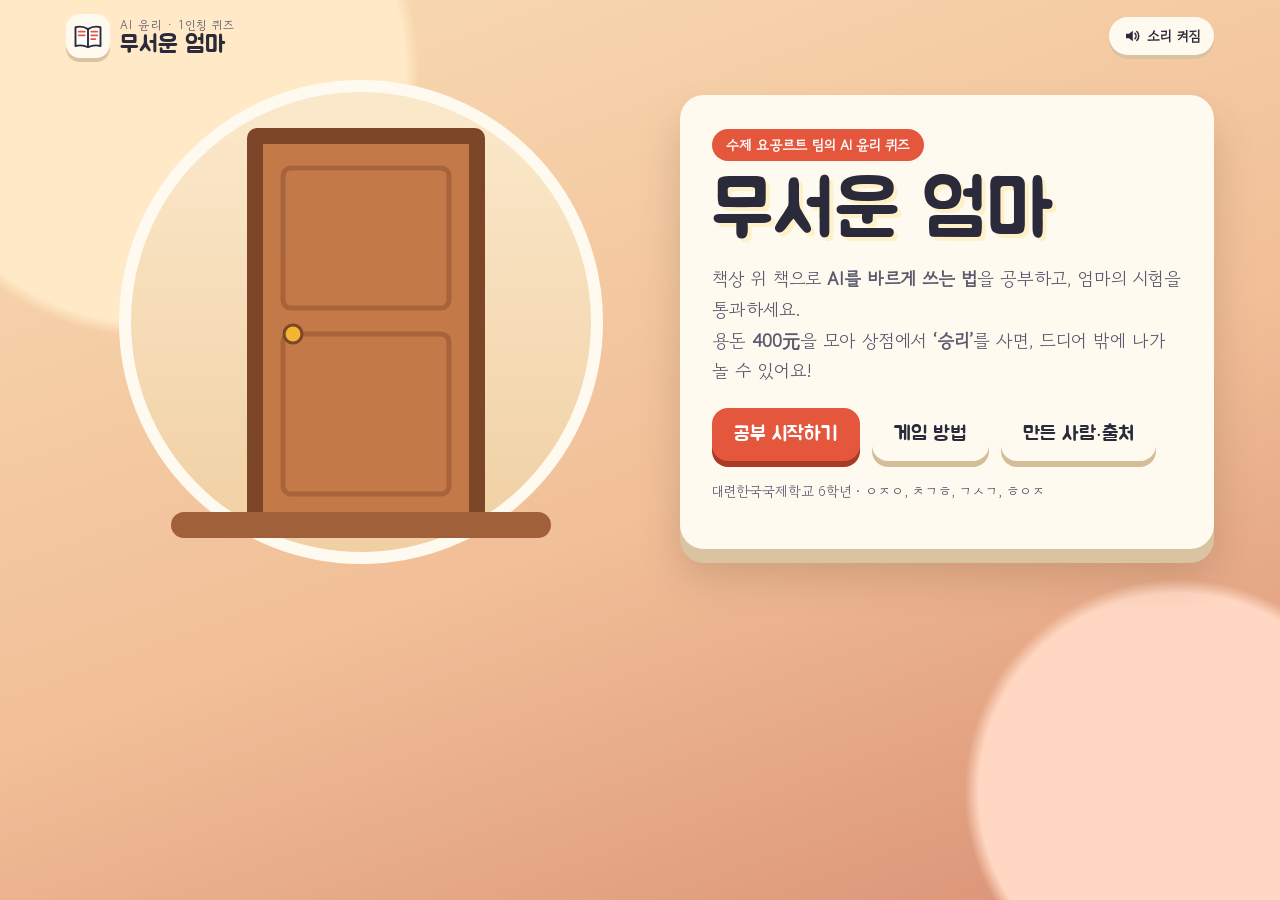
<file: mom/index.html>
<!doctype html>
<html lang="ko">
<head>
<meta charset="utf-8">
<meta name="viewport" content="width=device-width, initial-scale=1">
<title>무서운 엄마 · AI 윤리 퀴즈</title>
<meta name="description" content="엄마의 AI 윤리 시험을 통과하고 용돈 400元을 모아 밖으로 놀러 나가는 퀴즈 게임 (수제 요공르트 팀)">
<link rel="icon" href="data:image/svg+xml,%3Csvg xmlns='http://www.w3.org/2000/svg' viewBox='0 0 64 64'%3E%3Ccircle cx='32' cy='12' r='9' fill='%233b2722'/%3E%3Cellipse cx='32' cy='36' rx='22' ry='24' fill='%23f2b48f'/%3E%3Cpath d='M12 32c0-18 40-18 40 0-8-8-32-8-40 0z' fill='%233b2722'/%3E%3Cpath d='M18 28l10 5M46 28l-10 5' stroke='%233b2722' stroke-width='4' stroke-linecap='round'/%3E%3Cellipse cx='32' cy='48' rx='7' ry='5' fill='%238a2b2b'/%3E%3C/svg%3E">
<link rel="stylesheet" href="../assets/fonts.css">
<style>
:root{
  --ink:#2b2a3a; --ink-soft:#5b5a6e; --paper:#fffaf0; --paper-2:#fbf0dc;
  --wall:#f7e4c6; --wall-2:#efcfa4; --wood:#a0603a; --wood-2:#7d4628;
  --red:#e4573d; --red-soft:#ffe3dc; --green:#2f9466; --green-soft:#dcf3e5;
  --gold:#f2b632; --gold-soft:#fff1c7; --blue:#3d7fb8; --blue-soft:#e1eefa;
  --shadow:0 14px 0 #d9c3a1, 0 26px 40px #5a3e2a38;
  --radius:24px;
  --font-title:'Jua','Malgun Gothic','Apple SD Gothic Neo',sans-serif;
  --font-body:'Gowun Dodum','Malgun Gothic','Apple SD Gothic Neo',sans-serif;
}
*{box-sizing:border-box}
html,body{margin:0}
body{
  font-family:var(--font-body); color:var(--ink); min-height:100vh;
  background:
    radial-gradient(circle at 12% 8%, #ffe9c7 0 18%, transparent 19%),
    radial-gradient(circle at 92% 88%, #ffd7c2 0 14%, transparent 15%),
    linear-gradient(160deg,#f9dcb4 0%,#f1bf98 55%,#d98f74 100%);
  -webkit-tap-highlight-color:transparent;
}
button{font-family:inherit;color:inherit;cursor:pointer;border:0;background:none;touch-action:manipulation}
button:disabled{cursor:not-allowed}
:focus-visible{outline:3px solid var(--blue);outline-offset:3px}
.hidden{display:none!important}
.title-font{font-family:var(--font-title);font-weight:400;letter-spacing:.01em}

.app{max-width:1180px;margin:0 auto;padding:14px 16px 40px}
.topbar{display:flex;align-items:center;justify-content:space-between;gap:12px;margin-bottom:14px}
.brand{display:flex;align-items:center;gap:10px}
.brand-badge{width:44px;height:44px;border-radius:14px;background:var(--paper);display:grid;place-items:center;box-shadow:0 4px 0 #d9c3a1}
.brand small{display:block;font-size:12px;color:var(--ink-soft);letter-spacing:.08em}
.brand b{font-family:var(--font-title);font-weight:400;font-size:24px;line-height:1}
.top-actions{display:flex;gap:8px}
.chip-btn{background:var(--paper);border-radius:999px;padding:9px 14px;font-weight:700;font-size:14px;box-shadow:0 4px 0 #d9c3a1;display:inline-flex;align-items:center;gap:6px}
.chip-btn:active{transform:translateY(2px);box-shadow:0 2px 0 #d9c3a1}

.btn{display:inline-flex;align-items:center;justify-content:center;gap:8px;border-radius:16px;padding:14px 22px;font-family:var(--font-title);font-size:20px;transition:transform .12s, box-shadow .12s, filter .12s}
.btn-primary{background:var(--ink);color:#fff;box-shadow:0 6px 0 #14131f}
.btn-red{background:var(--red);color:#fff;box-shadow:0 6px 0 #a83a26}
.btn-green{background:var(--green);color:#fff;box-shadow:0 6px 0 #1c6646}
.btn-light{background:var(--paper);color:var(--ink);box-shadow:0 6px 0 #d4bd99}
.btn:hover:not(:disabled){filter:brightness(1.07)}
.btn:active:not(:disabled){transform:translateY(4px);box-shadow:0 2px 0 #0003}
.btn:disabled{opacity:.45}

.card{background:var(--paper);border-radius:var(--radius);box-shadow:var(--shadow)}

/* ---------- 타이틀 ---------- */
.title-wrap{display:grid;grid-template-columns:1.05fr .95fr;gap:24px;align-items:center;margin-top:10px}
.title-art{position:relative;aspect-ratio:1/1;max-width:500px;width:100%;justify-self:center}
.title-art svg{width:100%;height:100%;display:block}
.title-card{padding:34px 32px}
.title-card .eyebrow{display:inline-block;background:var(--red);color:#fff;border-radius:999px;padding:6px 14px;font-size:14px;font-weight:700;margin-bottom:12px}
.title-card h1{font-family:var(--font-title);font-weight:400;font-size:clamp(46px,7vw,78px);line-height:1;margin:0 0 12px;color:var(--ink);text-shadow:4px 4px 0 var(--gold-soft)}
.title-card p.lead{font-size:18px;line-height:1.7;margin:0 0 22px;color:var(--ink-soft)}
.title-buttons{display:flex;flex-wrap:wrap;gap:12px}
.title-meta{margin-top:20px;font-size:14px;color:var(--ink-soft)}
.peek-door{transform-box:fill-box;transform-origin:left center;animation:doorPeek 3.2s ease-in-out infinite}
@keyframes doorPeek{0%,100%{transform:scaleX(1)}40%,70%{transform:scaleX(.62)}}
.peek-mom{animation:momPeek 3.2s ease-in-out infinite}
@keyframes momPeek{0%,100%{transform:translateX(-60px)}40%,70%{transform:translateX(0)}}
.knock{animation:knock 3.2s steps(1) infinite;opacity:0}
@keyframes knock{0%{opacity:1}12%{opacity:0}18%{opacity:1}30%{opacity:0}}

/* ---------- 게임 방법 ---------- */
.panel{max-width:860px;margin:10px auto 0;padding:30px}
.panel h2{font-family:var(--font-title);font-weight:400;font-size:34px;margin:0 0 6px}
.panel .sub{color:var(--ink-soft);margin:0 0 20px}
.rule-grid{display:grid;grid-template-columns:repeat(2,1fr);gap:14px}
.rule{display:flex;gap:14px;align-items:flex-start;background:var(--paper-2);border-radius:18px;padding:16px}
.rule .ico{flex:none;width:52px;height:52px;border-radius:14px;display:grid;place-items:center;background:#fff}
.rule h3{margin:2px 0 4px;font-size:18px;font-family:var(--font-title);font-weight:400}
.rule p{margin:0;line-height:1.6;font-size:15px}
.warn-tag{display:inline-block;background:var(--red);color:#fff;font-weight:700;border-radius:999px;padding:4px 12px;font-size:13px;margin-bottom:10px}
.panel-actions{display:flex;flex-wrap:wrap;gap:12px;margin-top:24px}

/* ---------- 공부 (책상) ---------- */
.study{position:relative;max-width:980px;margin:6px auto 0}
.study-top{display:flex;align-items:center;justify-content:space-between;gap:12px;margin-bottom:10px}
.study-top .tag{font-family:var(--font-title);font-size:22px}
.timer{flex:1;max-width:360px;height:16px;background:#ffffff8c;border-radius:999px;overflow:hidden;box-shadow:inset 0 2px 4px #0002}
.timer i{display:block;height:100%;width:0;background:linear-gradient(90deg,var(--gold),var(--red));border-radius:999px}
.review-bubble{display:flex;align-items:center;gap:12px;background:var(--red);color:#fff;border-radius:18px;padding:12px 16px;margin-bottom:12px;font-size:17px;font-weight:700;box-shadow:0 6px 0 #a83a26}
.review-bubble svg{flex:none}
.desk-scene{position:relative;padding:26px 18px 70px;border-radius:30px;background:linear-gradient(#0000 0 62%, var(--wood) 62%);overflow:hidden}
.desk-scene::after{content:"";position:absolute;left:0;right:0;bottom:0;height:38%;background:repeating-linear-gradient(2deg,#0000 0 22px,#00000012 22px 24px);pointer-events:none}
.book{position:relative;z-index:1;display:grid;grid-template-columns:1fr 1fr;max-width:900px;margin:0 auto;filter:drop-shadow(0 18px 18px #3a20103d)}
.book-page{background:var(--paper);padding:28px 28px 30px;min-height:360px;position:relative;
  background-image:repeating-linear-gradient(#0000 0 33px,#e9dcc6 33px 34px);background-position:0 70px}
.book-page.left{border-radius:20px 4px 4px 20px;box-shadow:inset -18px 0 22px -14px #b8946a}
.book-page.right{border-radius:4px 20px 20px 4px;box-shadow:inset 18px 0 22px -14px #b8946a}
.book-kicker{color:var(--red);font-weight:700;font-size:14px;margin:0 0 2px}
.book-title{font-family:var(--font-title);font-weight:400;font-size:26px;margin:0 0 14px}
.promise{display:flex;gap:10px;align-items:flex-start;padding:8px 10px;margin:0 -10px 6px;border-radius:12px;line-height:1.65;font-size:16px;transition:background .3s}
.promise .num{flex:none;width:30px;height:30px;border-radius:50%;background:var(--ink);color:#fff;display:grid;place-items:center;font-family:var(--font-title);font-size:16px;margin-top:1px}
.promise b{font-family:var(--font-title);font-weight:400;font-size:17px;color:var(--red);margin-right:4px}
.promise.highlight{background:linear-gradient(transparent 8%, #ffe57a 8% 92%, transparent 92%);animation:hlPulse 1.2s ease-in-out 3}
@keyframes hlPulse{50%{transform:scale(1.02)}}
.study-actions{position:relative;z-index:1;display:flex;justify-content:center;gap:12px;margin-top:22px}
.pencil{position:absolute;right:6%;bottom:26px;width:180px;z-index:1;transform:rotate(-8deg)}
.mug{position:absolute;left:5%;bottom:22px;width:76px;z-index:1}

/* ---------- 게임 화면 ---------- */
.hud{display:flex;flex-wrap:wrap;gap:10px;margin-bottom:12px;align-items:stretch}
.stat{background:var(--paper);border-radius:16px;padding:8px 14px;display:flex;align-items:center;gap:10px;box-shadow:0 4px 0 #d9c3a1;min-height:52px}
.stat .lbl{font-size:12px;color:var(--ink-soft);display:block}
.stat .val{font-family:var(--font-title);font-size:21px;line-height:1.1}
.hpbar{width:120px;height:12px;border-radius:99px;background:#f0ddd5;overflow:hidden;margin-top:3px}
.hpbar i{display:block;height:100%;background:linear-gradient(90deg,#ff7a63,var(--red));border-radius:99px;transition:width .5s}
.goalbar{width:150px;height:12px;border-radius:99px;background:#efe3c6;overflow:hidden;margin-top:3px}
.goalbar i{display:block;height:100%;background:linear-gradient(90deg,#ffd65a,var(--gold));border-radius:99px;transition:width .5s}
.stat.combo .val{color:var(--red)}
.hud-spacer{flex:1}
.shop-btn{font-size:19px;padding:10px 18px}
.buffs{display:flex;flex-wrap:wrap;gap:6px;align-items:center}
.buff{background:var(--blue-soft);color:var(--blue);border-radius:999px;padding:6px 12px;font-weight:700;font-size:13px;animation:pop .35s}
@keyframes pop{0%{transform:scale(.6)}70%{transform:scale(1.1)}100%{transform:scale(1)}}

.game-grid{display:grid;grid-template-columns:minmax(0,1fr) 250px;gap:18px;align-items:start}
.room{position:relative;height:clamp(240px,30vw,330px);border-radius:28px;overflow:hidden;border:5px solid var(--paper);box-shadow:0 10px 28px #5a3e2a30;background:var(--wall)}
.room > svg.bg{position:absolute;inset:0;width:100%;height:100%}
.door-panel{transform-box:fill-box;transform-origin:right center;transition:transform .5s ease}
.room.door-open .door-panel{transform:scaleX(.18)}
.clock-hand{transform-box:view-box;transform-origin:390px 70px}
.clock-hand.min{animation:spin 12s linear infinite}
.clock-hand.hour{animation:spin 144s linear infinite}
@keyframes spin{to{transform:rotate(360deg)}}
.cloud-move{animation:cloud 14s linear infinite}
@keyframes cloud{from{transform:translateX(-60px)}to{transform:translateX(120px)}}

.mom-wrap{position:absolute;bottom:-8px;left:60%;width:clamp(140px,18vw,206px);transform:translateX(-50%);z-index:2}
.mom-wrap.enter{animation:momEnter .9s cubic-bezier(.2,.9,.3,1.1) both}
@keyframes momEnter{from{transform:translateX(120%);opacity:0}to{transform:translateX(-50%);opacity:1}}
.mom-wrap.shake{animation:momShake .55s ease-in-out}
@keyframes momShake{0%,100%{transform:translateX(-50%)}20%{transform:translateX(-56%) rotate(-3deg)}40%{transform:translateX(-44%) rotate(3deg)}60%{transform:translateX(-55%) rotate(-2deg)}80%{transform:translateX(-46%) rotate(2deg)}}
.mom-wrap.hop{animation:momHop .6s ease}
@keyframes momHop{0%,100%{transform:translateX(-50%) translateY(0)}40%{transform:translateX(-50%) translateY(-16px)}}
.mom svg{width:100%;display:block}
.mom .m{display:none}
.mom[data-mood="calm"] .m-calm,.mom[data-mood="angry"] .m-angry,.mom[data-mood="furious"] .m-furious,.mom[data-mood="happy"] .m-happy{display:inline}
.steam circle{animation:steam 1s ease-out infinite;transform-box:fill-box;transform-origin:center}
.steam circle:nth-child(2){animation-delay:.33s}.steam circle:nth-child(3){animation-delay:.66s}
@keyframes steam{from{transform:translateY(8px) scale(.6);opacity:.9}to{transform:translateY(-26px) scale(1.4);opacity:0}}
.vein{animation:vein .5s ease-in-out infinite alternate;transform-box:fill-box;transform-origin:center}
@keyframes vein{to{transform:scale(1.25)}}

.speech{position:absolute;z-index:3;left:6%;top:16px;max-width:min(48%,340px);background:#fff;border-radius:20px;padding:12px 16px;font-family:var(--font-title);font-size:clamp(16px,2vw,21px);line-height:1.35;box-shadow:0 6px 0 #0000001a;animation:pop .35s}
.speech::after{content:"";position:absolute;right:-14px;bottom:18px;border:10px solid transparent;border-left:16px solid #fff}
.speech.angry{background:var(--red);color:#fff}
.speech.angry::after{border-left-color:var(--red)}
.speech.happy{background:var(--green);color:#fff}
.speech.happy::after{border-left-color:var(--green)}
.room-desk{position:absolute;left:-2%;right:-2%;bottom:-6px;height:30px;z-index:4;background:linear-gradient(var(--wood),var(--wood-2));border-radius:40% 40% 0 0/100% 100% 0 0}
.flash{position:absolute;inset:0;z-index:5;pointer-events:none;background:#ff3b2f;opacity:0}
.flash.on{animation:flash .5s ease-out}
@keyframes flash{0%{opacity:.45}100%{opacity:0}}
.screen-shake{animation:screenShake .45s}
@keyframes screenShake{0%,100%{transform:none}25%{transform:translate(-6px,3px)}50%{transform:translate(6px,-3px)}75%{transform:translate(-4px,2px)}}
.float-txt{position:absolute;z-index:6;font-family:var(--font-title);font-size:30px;pointer-events:none;animation:floatUp 1.2s ease-out forwards;text-shadow:0 3px 0 #fff}
@keyframes floatUp{from{transform:translateY(0);opacity:1}to{transform:translateY(-70px);opacity:0}}

.exam{position:relative;margin-top:16px;padding:22px 24px 24px 64px;border-radius:20px;background:var(--paper);box-shadow:var(--shadow);
  background-image:linear-gradient(90deg,#0000 46px,#f19a8a 46px 48px,#0000 48px),repeating-linear-gradient(#0000 0 35px,#ece0c9 35px 36px)}
.exam-head{display:flex;justify-content:space-between;align-items:center;gap:10px;margin-bottom:6px}
.exam-head .qno{font-family:var(--font-title);font-size:18px;color:var(--red)}
.exam-head .rule-tag{font-size:13px;color:var(--ink-soft);background:#fff;border-radius:999px;padding:4px 10px}
.exam h2{font-size:clamp(19px,2.4vw,24px);line-height:1.5;margin:0 0 14px;font-weight:700}
.hint-box{background:var(--green-soft);border-radius:14px;padding:10px 14px;margin-bottom:12px;font-weight:700;display:flex;gap:8px;align-items:flex-start;animation:pop .3s}
.answers{display:grid;grid-template-columns:1fr 1fr;gap:10px}
.answer{display:flex;gap:10px;align-items:flex-start;text-align:left;background:#fff;border:3px solid #e6d5bb;border-radius:16px;padding:12px 14px;font-size:16px;line-height:1.5;font-weight:700;min-height:62px;transition:border-color .15s, transform .12s, background .15s}
.answer .n{flex:none;width:28px;height:28px;border-radius:50%;display:grid;place-items:center;background:var(--paper-2);font-family:var(--font-title);font-size:16px}
.answer:hover:not(:disabled){border-color:var(--ink);transform:translateY(-2px)}
.answer:disabled{cursor:default}
.answer.correct{background:var(--green-soft);border-color:var(--green)}
.answer.correct .n{background:var(--green);color:#fff}
.answer.wrong{background:var(--red-soft);border-color:var(--red)}
.answer.wrong .n{background:var(--red);color:#fff}
.answer.dim{opacity:.55}
.feedback{margin-top:16px;border-radius:18px;padding:16px 18px;animation:pop .3s}
.feedback.good{background:var(--green-soft);border:3px solid var(--green)}
.feedback.bad{background:var(--red-soft);border:3px solid var(--red)}
.feedback h3{margin:0 0 6px;font-family:var(--font-title);font-weight:400;font-size:24px}
.feedback.good h3{color:var(--green)}.feedback.bad h3{color:var(--red)}
.feedback p{margin:0 0 6px;line-height:1.65}
.feedback .tip{display:flex;gap:8px;align-items:flex-start;background:#ffffffb3;border-radius:12px;padding:8px 12px;margin-top:8px;font-size:15px}
.feedback .btn{margin-top:12px}

.shelf{padding:18px;position:sticky;top:12px}
.shelf h2{font-family:var(--font-title);font-weight:400;font-size:24px;margin:0}
.shelf .sub{font-size:13px;color:var(--ink-soft);margin:2px 0 12px}
.shelf-items{display:grid;gap:8px}
.item-btn{display:flex;align-items:center;gap:10px;width:100%;background:#fff;border:3px solid #e6d5bb;border-radius:16px;padding:8px 10px;text-align:left;transition:transform .12s,border-color .15s}
.item-btn:hover:not(:disabled){border-color:var(--ink);transform:translateY(-2px)}
.item-btn:disabled{opacity:.42}
.item-btn .ic{flex:none;width:40px;height:40px;display:grid;place-items:center;border-radius:12px;background:var(--paper-2)}
.item-btn .nm{font-weight:700;font-size:15px;display:block}
.item-btn .ds{font-size:12px;color:var(--ink-soft);display:block;line-height:1.35}
.item-btn .cnt{margin-left:auto;font-family:var(--font-title);font-size:20px;min-width:30px;text-align:right}
.shelf-status{min-height:44px;margin-top:10px;font-size:14px;font-weight:700;color:var(--blue)}
.shelf-board{margin-top:10px;background:var(--paper-2);border-radius:14px;padding:10px 12px;font-size:13px;line-height:1.6}

/* ---------- 상점 ---------- */
.modal{position:fixed;inset:0;z-index:50;background:#2b2a3ab8;display:flex;align-items:center;justify-content:center;padding:16px}
.modal .card{width:100%;max-width:620px;max-height:92vh;overflow:auto;padding:24px}
.shop-head{display:flex;justify-content:space-between;align-items:flex-start;gap:12px}
.shop-head h2{font-family:var(--font-title);font-weight:400;font-size:30px;margin:0}
.wallet{display:inline-flex;align-items:center;gap:8px;background:var(--gold-soft);border-radius:999px;padding:6px 14px;font-family:var(--font-title);font-size:20px;margin:12px 0 16px}
.shop-grid{display:grid;grid-template-columns:1fr 1fr;gap:10px}
.shop-item{display:flex;flex-direction:column;gap:6px;background:#fff;border:3px solid #e6d5bb;border-radius:18px;padding:12px;text-align:left;transition:transform .12s,border-color .15s}
.shop-item:hover:not(:disabled){border-color:var(--ink);transform:translateY(-2px)}
.shop-item:disabled{opacity:.45}
.shop-item .row{display:flex;align-items:center;gap:10px}
.shop-item .ic{width:48px;height:48px;border-radius:14px;background:var(--paper-2);display:grid;place-items:center;flex:none}
.shop-item .nm{font-family:var(--font-title);font-size:20px}
.shop-item .price{margin-left:auto;font-family:var(--font-title);font-size:20px;color:var(--wood-2);white-space:nowrap}
.shop-item .ds{font-size:14px;line-height:1.5;color:var(--ink-soft)}
.shop-item.win{grid-column:1/-1;background:linear-gradient(120deg,#2b2a3a,#4b3f6b);color:#fff;border-color:#2b2a3a}
.shop-item.win .ds,.shop-item.win .price{color:#ffe08a}
.shop-item.win .ic{background:#ffffff22}
.shop-status{min-height:26px;margin-top:12px;font-weight:700;color:var(--green)}

/* ---------- 결과 ---------- */
.ending{max-width:980px;margin:6px auto 0;padding:22px;position:relative;overflow:hidden}
.win-scene{border-radius:22px;overflow:hidden;background:linear-gradient(#6cc4f0 50%,#5fb25e 50%);aspect-ratio:16/9}
.win-scene{position:relative}
.win-scene svg{width:100%;height:100%;display:block}
.win-video{position:absolute;inset:0;width:100%;height:100%;object-fit:cover;background:#000;transition:opacity .8s}
.video-tag{position:absolute;left:50%;top:6px;transform:translateX(-50%);white-space:nowrap;background:#000000b8;color:#fff;font-size:12px;font-weight:700;padding:4px 11px;border-radius:999px;animation:tagOut .8s 4s forwards}
@keyframes tagOut{to{opacity:0}}
.win-scene.video-done .win-video,.win-scene.video-done .video-tag{opacity:0;pointer-events:none}
.replay{display:flex;justify-content:center;margin-top:10px}
.end-title{font-family:var(--font-title);font-weight:400;font-size:clamp(30px,4.6vw,48px);margin:18px 0 6px;text-align:center}
.end-lead{text-align:center;font-size:18px;color:var(--ink-soft);margin:0 0 16px;line-height:1.6}
.stats{display:grid;grid-template-columns:repeat(4,1fr);gap:10px;margin:0 0 16px}
.stats div{background:var(--paper-2);border-radius:16px;padding:12px;text-align:center}
.stats b{display:block;font-family:var(--font-title);font-weight:400;font-size:28px}
.stats span{font-size:13px;color:var(--ink-soft)}
.recap{background:var(--gold-soft);border-radius:18px;padding:16px 18px;margin-bottom:16px}
.recap h3{font-family:var(--font-title);font-weight:400;margin:0 0 8px;font-size:22px}
.recap ol{margin:0;padding-left:22px;line-height:1.8}
.end-actions{display:flex;flex-wrap:wrap;gap:12px;justify-content:center}
.lose-art{width:min(260px,60%);margin:0 auto;display:block}
.confetti{position:absolute;top:-20px;width:10px;height:16px;border-radius:3px;pointer-events:none;animation:fall linear forwards;z-index:5}
@keyframes fall{to{transform:translateY(110vh) rotate(720deg)}}
.sun-rays{transform-box:fill-box;transform-origin:center;animation:spin 18s linear infinite}
.swing{transform-box:view-box;transform-origin:700px 300px;animation:swing 2.2s ease-in-out infinite alternate}
@keyframes swing{from{transform:rotate(-22deg)}to{transform:rotate(22deg)}}
.wave-arm{transform-box:fill-box;transform-origin:0% 100%;animation:wave .5s ease-in-out infinite alternate}
@keyframes wave{to{transform:rotate(-38deg)}}
.ball{animation:ball .9s cubic-bezier(.5,0,.5,1) infinite alternate}
@keyframes ball{to{transform:translateY(-70px)}}
.leg-a{transform-box:fill-box;transform-origin:50% 0;animation:leg .28s ease-in-out infinite alternate}
.leg-b{transform-box:fill-box;transform-origin:50% 0;animation:leg .28s ease-in-out infinite alternate-reverse}
@keyframes leg{from{transform:rotate(-30deg)}to{transform:rotate(30deg)}}
.flutter{transform-box:fill-box;transform-origin:center;animation:flutter .2s ease-in-out infinite alternate}
@keyframes flutter{to{transform:scaleX(.3)}}
.bfly-a{animation:bflyA 7s ease-in-out infinite}
@keyframes bflyA{0%,100%{transform:translate(0,0)}25%{transform:translate(60px,-30px)}50%{transform:translate(120px,10px)}75%{transform:translate(50px,30px)}}
.bfly-b{animation:bflyA 9s ease-in-out infinite reverse}

/* ---------- 크레딧 ---------- */
.credit-list{display:grid;gap:10px;margin:0}
.credit-row{display:grid;grid-template-columns:150px 1fr;gap:12px;background:var(--paper-2);border-radius:14px;padding:12px 16px;align-items:center}
.credit-row dt{font-family:var(--font-title);font-size:18px;margin:0}
.credit-row dd{margin:0;line-height:1.6}
.credit-sec{font-family:var(--font-title);font-weight:400;font-size:22px;margin:24px 0 10px;display:flex;align-items:center;gap:8px}
.credit-sec small{font-family:var(--font-body);font-size:14px;color:var(--ink-soft)}

@media (max-width:900px){
  .title-wrap{grid-template-columns:1fr}
  .title-art{max-width:360px}
  .game-grid{grid-template-columns:1fr}
  .shelf{position:static}
  .shelf-items{grid-template-columns:repeat(auto-fill,minmax(210px,1fr))}
}
@media (max-width:640px){
  .app{padding:10px 12px 30px}
  .brand b{font-size:20px}
  .chip-btn .t{display:none}
  .rule-grid,.shop-grid{grid-template-columns:1fr}
  .book{grid-template-columns:1fr}
  .book-page.left{border-radius:20px 20px 4px 4px;min-height:0}
  .book-page.right{border-radius:4px 4px 20px 20px;min-height:0}
  .pencil,.mug{display:none}
  .answers{grid-template-columns:1fr}
  .exam{padding:18px 16px 18px 48px;background-image:linear-gradient(90deg,#0000 32px,#f19a8a 32px 34px,#0000 34px),repeating-linear-gradient(#0000 0 35px,#ece0c9 35px 36px)}
  .stats{grid-template-columns:repeat(2,1fr)}
  .credit-row{grid-template-columns:1fr;gap:2px}
  .speech{max-width:55%;font-size:15px;padding:10px 12px}
  .hpbar,.goalbar{width:64px}
  .hud{gap:6px}
  .stat{padding:6px 9px;gap:6px;min-height:46px;border-radius:13px}
  .stat > svg{width:22px;height:22px}
  .stat .lbl{font-size:10.5px}
  .stat .val{font-size:16px}
  .hud-spacer{display:none}
  .shop-btn{font-size:16px;padding:8px 14px}
  .room{height:220px}
  .panel{padding:22px 18px}
}
@media (prefers-reduced-motion:reduce){*,*::before,*::after{animation-duration:.01ms!important;animation-iteration-count:1!important;transition-duration:.01ms!important}}
</style>
</head>
<body>
<!-- 공용 아이콘 -->
<svg width="0" height="0" style="position:absolute" aria-hidden="true">
  <defs>
    <symbol id="i-food" viewBox="0 0 48 48"><path d="M24 6 L42 38 Q24 46 6 38 Z" fill="#fff" stroke="#2b2a3a" stroke-width="3" stroke-linejoin="round"/><rect x="14" y="28" width="20" height="13" rx="2" fill="#2f3b2f"/><circle cx="20" cy="20" r="1.6" fill="#2b2a3a"/><circle cx="28" cy="20" r="1.6" fill="#2b2a3a"/><path d="M21 24 q3 2 6 0" stroke="#2b2a3a" stroke-width="1.6" fill="none" stroke-linecap="round"/></symbol>
    <symbol id="i-shield" viewBox="0 0 48 48"><path d="M24 5 L40 11 V24 C40 34 32 40 24 44 C16 40 8 34 8 24 V11 Z" fill="#3d7fb8" stroke="#2b2a3a" stroke-width="3" stroke-linejoin="round"/><path d="M24 11 L34 15 V24 C34 30 30 34 24 37 Z" fill="#8cc0ea"/><path d="M17 24 l5 5 9-10" stroke="#fff" stroke-width="3.5" fill="none" stroke-linecap="round" stroke-linejoin="round"/></symbol>
    <symbol id="i-double" viewBox="0 0 48 48"><circle cx="19" cy="26" r="13" fill="#f2b632" stroke="#2b2a3a" stroke-width="3"/><circle cx="29" cy="20" r="13" fill="#ffd65a" stroke="#2b2a3a" stroke-width="3"/><text x="29" y="26" text-anchor="middle" font-family="Jua, sans-serif" font-size="15" fill="#7d4628">×2</text></symbol>
    <symbol id="i-hint" viewBox="0 0 48 48"><path d="M24 5 C14 5 9 13 9 19 C9 26 15 29 16 34 H32 C33 29 39 26 39 19 C39 13 34 5 24 5 Z" fill="#ffe57a" stroke="#2b2a3a" stroke-width="3" stroke-linejoin="round"/><rect x="17" y="34" width="14" height="5" rx="2" fill="#9aa3ad" stroke="#2b2a3a" stroke-width="2.5"/><rect x="19" y="39" width="10" height="4" rx="2" fill="#6b7480"/><path d="M20 22 q4 -6 8 0" stroke="#e48b2a" stroke-width="2.5" fill="none" stroke-linecap="round"/></symbol>
    <symbol id="i-erase" viewBox="0 0 48 48"><g transform="rotate(-30 24 24)"><rect x="8" y="16" width="32" height="16" rx="4" fill="#ff9fb2" stroke="#2b2a3a" stroke-width="3"/><rect x="8" y="16" width="12" height="16" rx="3" fill="#7ec3f0" stroke="#2b2a3a" stroke-width="3"/></g><path d="M30 38 q4 3 8 0 M33 42 q3 2 6 0" stroke="#9aa3ad" stroke-width="2.5" fill="none" stroke-linecap="round"/><text x="36" y="13" font-family="Jua, sans-serif" font-size="11" fill="#e4573d">?</text></symbol>
    <symbol id="i-win" viewBox="0 0 48 48"><path d="M14 6 H34 V18 C34 26 29 30 24 30 C19 30 14 26 14 18 Z" fill="#ffd65a" stroke="#2b2a3a" stroke-width="3" stroke-linejoin="round"/><path d="M14 10 H7 C7 18 10 21 15 21 M34 10 H41 C41 18 38 21 33 21" stroke="#2b2a3a" stroke-width="3" fill="none"/><rect x="21" y="30" width="6" height="7" fill="#f2b632" stroke="#2b2a3a" stroke-width="2.5"/><rect x="14" y="37" width="20" height="6" rx="2" fill="#a0603a" stroke="#2b2a3a" stroke-width="2.5"/><path d="M24 11 l2 4 4 .5-3 3 .8 4-3.8-2-3.8 2 .8-4-3-3 4-.5z" fill="#fff"/></symbol>
    <symbol id="i-heart" viewBox="0 0 48 48"><path d="M24 42 C10 32 4 24 4 16 C4 9 10 5 15 5 C19 5 22 7 24 11 C26 7 29 5 33 5 C38 5 44 9 44 16 C44 24 38 32 24 42 Z" fill="#e4573d" stroke="#2b2a3a" stroke-width="3"/><path d="M12 14 q2 -4 6 -4" stroke="#fff" stroke-width="3" fill="none" stroke-linecap="round"/></symbol>
    <symbol id="i-coin" viewBox="0 0 48 48"><circle cx="24" cy="24" r="19" fill="#ffd65a" stroke="#2b2a3a" stroke-width="3"/><circle cx="24" cy="24" r="13" fill="none" stroke="#e8a51f" stroke-width="2.5"/><text x="24" y="30" text-anchor="middle" font-family="Jua, sans-serif" font-size="17" fill="#7d4628">元</text></symbol>
    <symbol id="i-fire" viewBox="0 0 48 48"><path d="M24 4 C30 14 38 18 38 30 C38 38 32 44 24 44 C16 44 10 38 10 30 C10 22 16 18 18 12 C20 18 22 20 24 20 C25 14 24 9 24 4 Z" fill="#ff8a3d" stroke="#2b2a3a" stroke-width="3" stroke-linejoin="round"/><path d="M24 26 C28 30 30 32 30 36 C30 40 27 42 24 42 C21 42 18 40 18 36 C18 32 21 30 24 26 Z" fill="#ffd65a"/></symbol>
    <symbol id="i-book" viewBox="0 0 48 48"><path d="M4 10 C12 8 18 9 24 13 C30 9 36 8 44 10 V40 C36 38 30 39 24 42 C18 39 12 38 4 40 Z" fill="#fff" stroke="#2b2a3a" stroke-width="3" stroke-linejoin="round"/><path d="M24 13 V42" stroke="#2b2a3a" stroke-width="3"/><path d="M9 17 h10 M9 23 h10 M29 17 h10 M29 23 h10 M29 29 h7" stroke="#e4573d" stroke-width="2.5" stroke-linecap="round"/></symbol>
    <symbol id="i-sound" viewBox="0 0 24 24"><path d="M4 9h4l5-4v14l-5-4H4z" fill="currentColor"/><path d="M16 8.5a5 5 0 0 1 0 7M18.5 6a8.5 8.5 0 0 1 0 12" stroke="currentColor" stroke-width="2" fill="none" stroke-linecap="round"/></symbol>
    <symbol id="i-mute" viewBox="0 0 24 24"><path d="M4 9h4l5-4v14l-5-4H4z" fill="currentColor"/><path d="M16.5 9.5l5 5M21.5 9.5l-5 5" stroke="currentColor" stroke-width="2" stroke-linecap="round"/></symbol>
    <symbol id="i-home" viewBox="0 0 24 24"><path d="M3 11l9-7 9 7v9a1 1 0 0 1-1 1h-5v-6H9v6H4a1 1 0 0 1-1-1z" fill="currentColor"/></symbol>
  </defs>
</svg>

<div class="app" id="app">
  <header class="topbar">
    <div class="brand">
      <div class="brand-badge" aria-hidden="true"><svg width="30" height="30"><use href="#i-book"/></svg></div>
      <div><small>AI 윤리 · 1인칭 퀴즈</small><b>무서운 엄마</b></div>
    </div>
    <div class="top-actions">
      <button class="chip-btn" id="sound-btn" type="button" aria-pressed="true"><svg width="18" height="18"><use href="#i-sound"/></svg><span class="t">소리 켜짐</span></button>
      <button class="chip-btn hidden" id="home-btn" type="button"><svg width="18" height="18"><use href="#i-home"/></svg><span class="t">처음으로</span></button>
    </div>
  </header>

  <!-- 1. 타이틀 -->
  <section id="s-title">
    <div class="title-wrap">
      <div class="title-art" aria-hidden="true">
        <svg viewBox="0 0 500 500">
          <defs>
            <linearGradient id="tw" x1="0" y1="0" x2="0" y2="1"><stop offset="0" stop-color="#fbe9cc"/><stop offset="1" stop-color="#f0cfa2"/></linearGradient>
            <clipPath id="doorClip"><rect x="150" y="70" width="210" height="370"/></clipPath>
          </defs>
          <circle cx="250" cy="250" r="236" fill="url(#tw)" stroke="#fffaf0" stroke-width="12"/>
          <rect x="136" y="56" width="238" height="398" rx="10" fill="#7d4628"/>
          <rect x="150" y="70" width="210" height="384" fill="#3a2418"/>
          <g clip-path="url(#doorClip)">
            <g class="peek-mom">
              <ellipse cx="300" cy="400" rx="70" ry="60" fill="#5f7f8c"/>
              <circle cx="300" cy="170" r="28" fill="#3b2722"/>
              <ellipse cx="300" cy="190" rx="20" ry="7" fill="#e4573d"/>
              <path d="M228 260 C220 200,380 200,372 260 L376 330 C350 345,250 345,224 330Z" fill="#3b2722"/>
              <ellipse cx="300" cy="268" rx="62" ry="66" fill="#f2b48f"/>
              <path d="M238 258 C238 206,282 192,304 194 C340 196,364 218,362 254 C342 230,322 222,300 224 C278 226,256 236,238 258Z" fill="#3b2722"/>
              <path d="M258 246 L288 260 M342 246 L312 260" stroke="#3b2722" stroke-width="7" stroke-linecap="round"/>
              <circle cx="276" cy="272" r="7" fill="#2b2a3a"/><circle cx="324" cy="272" r="7" fill="#2b2a3a"/>
              <circle cx="278" cy="270" r="2.2" fill="#fff"/><circle cx="326" cy="270" r="2.2" fill="#fff"/>
              <path d="M284 304 Q300 296 316 304" stroke="#8a2b2b" stroke-width="5" fill="none" stroke-linecap="round"/>
              <g class="vein" fill="none" stroke="#e4573d" stroke-width="5" stroke-linecap="round"><path d="M340 214 q6 -2 6 -10 M352 214 q0 6 8 8 M352 226 q8 0 8 8 M340 226 q-6 2 -4 10"/></g>
            </g>
          </g>
          <rect class="peek-door" x="150" y="70" width="210" height="384" fill="#c47a48" stroke="#7d4628" stroke-width="4"/>
          <g class="peek-door" opacity=".9"><rect x="172" y="96" width="166" height="140" rx="8" fill="none" stroke="#a5613a" stroke-width="5"/><rect x="172" y="262" width="166" height="160" rx="8" fill="none" stroke="#a5613a" stroke-width="5"/></g>
          <circle cx="182" cy="262" r="9" fill="#f2b632" stroke="#7d4628" stroke-width="3"/>
          <g class="knock" font-family="Jua, sans-serif" fill="#e4573d"><text x="40" y="150" font-size="44" transform="rotate(-12 40 150)">똑똑!</text><text x="392" y="120" font-size="38" transform="rotate(10 392 120)">공부<tspan x="392" dy="42">다 했니?</tspan></text></g>
          <rect x="60" y="440" width="380" height="26" rx="13" fill="#a0603a"/>
        </svg>
      </div>
      <div class="card title-card">
        <span class="eyebrow">수제 요공르트 팀의 AI 윤리 퀴즈</span>
        <h1>무서운 엄마</h1>
        <p class="lead">책상 위 책으로 <b>AI를 바르게 쓰는 법</b>을 공부하고, 엄마의 시험을 통과하세요.<br>용돈 <b>400元</b>을 모아 상점에서 <b>‘승리’</b>를 사면, 드디어 밖에 나가 놀 수 있어요!</p>
        <div class="title-buttons">
          <button class="btn btn-red" id="btn-start" type="button">공부 시작하기</button>
          <button class="btn btn-light" id="btn-howto" type="button">게임 방법</button>
          <button class="btn btn-light" id="btn-credits" type="button">만든 사람·출처</button>
        </div>
        <p class="title-meta">대련한국국제학교 6학년 · ㅇㅈㅇ, ㅊㄱㅎ, ㄱㅅㄱ, ㅎㅇㅈ</p>
      </div>
    </div>
  </section>

  <!-- 2. 게임 방법 -->
  <section id="s-howto" class="hidden">
    <div class="card panel">
      <span class="warn-tag">꼭 읽으세요</span>
      <h2>게임 규칙</h2>
      <p class="sub">3분이면 다 읽을 수 있어요. 엄마는 생각보다 무서워요!</p>
      <div class="rule-grid">
        <div class="rule"><div class="ico"><svg width="38" height="38"><use href="#i-book"/></svg></div><div><h3>① 먼저 공부해요</h3><p>책에 적힌 AI 약속 6가지를 읽어요. 확인 버튼을 누르면 엄마가 들어와 시험을 시작해요.</p></div></div>
        <div class="rule"><div class="ico"><svg width="38" height="38"><use href="#i-coin"/></svg></div><div><h3>② 맞히면 용돈 25元</h3><p>정답을 맞히면 엄마가 용돈 25元을 줘요. 3문제 연속으로 맞히면 보너스 10元!</p></div></div>
        <div class="rule"><div class="ico"><svg width="38" height="38"><use href="#i-heart"/></svg></div><div><h3>③ 틀리면 HP −10, 복습</h3><p>HP는 100에서 시작해요. 틀리면 용돈 없이 HP가 10 줄고, <b>책으로 돌아가 복습</b>해야 해요. 틀린 문제는 나중에 다시 나와요.</p></div></div>
        <div class="rule"><div class="ico"><svg width="38" height="38"><use href="#i-shield"/></svg></div><div><h3>④ 상점과 선반</h3><p>상점에서 아이템을 사고, 책상 옆 선반을 눌러 사용해요. 모든 아이템은 한 번만 쓸 수 있어요.</p></div></div>
        <div class="rule"><div class="ico"><svg width="38" height="38"><use href="#i-erase"/></svg></div><div><h3>⑤ 아이템 5가지</h3><p>음식 15元(HP +20) · 방패 10元(다음 오답 HP 지킴) · 용돈 2배 30元 · 힌트 5元 · 엄마 기억 삭제 20元(틀려도 용돈 받기)</p></div></div>
        <div class="rule"><div class="ico"><svg width="38" height="38"><use href="#i-win"/></svg></div><div><h3>⑥ 승리와 게임 오버</h3><p>400元을 모아 상점에서 ‘승리’를 사면 밖에 나가 놀 수 있어요. HP가 0이 되면 게임이 끝나요.</p></div></div>
      </div>
      <div class="panel-actions">
        <button class="btn btn-red" id="howto-start" type="button">확인 · 공부 시작하기</button>
        <button class="btn btn-light" data-go="title" type="button">돌아가기</button>
      </div>
    </div>
  </section>

  <!-- 3. 공부 / 복습 -->
  <section id="s-study" class="hidden">
    <div class="study">
      <div id="review-bubble" class="review-bubble hidden" role="status">
        <svg width="40" height="40" viewBox="0 0 48 48" aria-hidden="true"><circle cx="24" cy="24" r="22" fill="#fff"/><path d="M12 18 l9 4 M36 18 l-9 4" stroke="#3b2722" stroke-width="3.5" stroke-linecap="round"/><circle cx="18" cy="26" r="3" fill="#2b2a3a"/><circle cx="30" cy="26" r="3" fill="#2b2a3a"/><ellipse cx="24" cy="36" rx="6" ry="4" fill="#8a2b2b"/></svg>
        <span id="review-text">엄마: 틀렸잖아! 책 ③번을 다시 읽어!</span>
      </div>
      <div class="study-top">
        <span class="tag" id="study-tag">내 시점 · 책상 위에 펼쳐진 책</span>
        <div class="timer" aria-hidden="true"><i id="study-timer"></i></div>
      </div>
      <div class="desk-scene">
        <div class="book">
          <div class="book-page left">
            <p class="book-kicker">오늘의 공부 · AI 윤리</p>
            <h2 class="book-title">AI를 바르게 쓰는 6가지 약속</h2>
            <div id="promises-left"></div>
          </div>
          <div class="book-page right"><div id="promises-right" style="margin-top:66px"></div></div>
        </div>
        <svg class="mug" viewBox="0 0 80 90" aria-hidden="true"><path d="M58 34 h8 a10 10 0 0 1 0 20 h-8" fill="none" stroke="#e4573d" stroke-width="7"/><path d="M8 26 h52 v42 a14 14 0 0 1 -14 14 h-24 a14 14 0 0 1 -14 -14z" fill="#e4573d"/><ellipse cx="34" cy="26" rx="26" ry="6" fill="#f4a37a"/><path d="M24 14 q-6 -8 0 -14 M36 16 q-6 -8 0 -14" stroke="#fff" stroke-width="3" fill="none" opacity=".7" stroke-linecap="round"/><text x="34" y="62" text-anchor="middle" font-family="Jua, sans-serif" font-size="14" fill="#fff">요공르트</text></svg>
        <svg class="pencil" viewBox="0 0 200 30" aria-hidden="true"><rect x="20" y="5" width="150" height="20" fill="#f2b632"/><rect x="20" y="5" width="150" height="7" fill="#ffd65a"/><rect x="5" y="5" width="18" height="20" rx="4" fill="#ff9fb2"/><rect x="20" y="5" width="8" height="20" fill="#bfc4cc"/><path d="M170 5 L195 15 L170 25 Z" fill="#f4d4a8"/><path d="M188 12 L195 15 L188 18Z" fill="#2b2a3a"/></svg>
        <div class="study-actions">
          <button class="btn btn-red" id="study-next" type="button" disabled>확인 · 엄마의 시험 보기</button>
          <button class="btn btn-red hidden" id="review-next" type="button" disabled>다 읽었어요 · 다시 시험 보기</button>
        </div>
      </div>
    </div>
  </section>

  <!-- 4. 게임 -->
  <section id="s-game" class="hidden">
    <div class="hud">
      <div class="stat"><svg width="30" height="30" aria-hidden="true"><use href="#i-heart"/></svg><div><span class="lbl">HP</span><span class="val" id="hp-val" aria-live="polite">100 / 100</span><div class="hpbar"><i id="hp-bar" style="width:100%"></i></div></div></div>
      <div class="stat"><svg width="30" height="30" aria-hidden="true"><use href="#i-coin"/></svg><div><span class="lbl">용돈 (목표 400元)</span><span class="val" id="money-val" aria-live="polite">0 元</span><div class="goalbar"><i id="goal-bar" style="width:0%"></i></div></div></div>
      <div class="stat combo"><svg width="30" height="30" aria-hidden="true"><use href="#i-fire"/></svg><div><span class="lbl">연속 정답</span><span class="val" id="combo-val">0</span></div></div>
      <div class="buffs" id="buffs" aria-live="polite"></div>
      <div class="hud-spacer"></div>
      <button class="btn btn-primary shop-btn" id="shop-open" type="button"><svg width="26" height="26" aria-hidden="true"><use href="#i-coin"/></svg>상점</button>
    </div>
    <div class="game-grid">
      <div id="play-col">
        <div class="room" id="room">
          <svg class="bg" viewBox="0 0 1000 330" preserveAspectRatio="xMidYMax slice" aria-hidden="true">
            <defs>
              <pattern id="wp" width="40" height="40" patternUnits="userSpaceOnUse"><rect width="40" height="40" fill="#f7e4c6"/><circle cx="10" cy="10" r="3" fill="#efcfa4"/><circle cx="30" cy="30" r="3" fill="#efcfa4"/></pattern>
              <linearGradient id="sky" x1="0" y1="0" x2="0" y2="1"><stop offset="0" stop-color="#8fd3f4"/><stop offset="1" stop-color="#d9f3ff"/></linearGradient>
            </defs>
            <rect width="1000" height="330" fill="url(#wp)"/>
            <rect y="268" width="1000" height="62" fill="#e7c08e"/>
            <rect y="262" width="1000" height="10" fill="#c9965f"/>
            <!-- 창문: 밖은 놀이터 -->
            <g>
              <rect x="40" y="40" width="250" height="170" rx="10" fill="#fffaf0"/>
              <rect x="54" y="54" width="222" height="142" fill="url(#sky)"/>
              <g class="cloud-move"><ellipse cx="110" cy="86" rx="28" ry="12" fill="#fff"/><ellipse cx="130" cy="80" rx="20" ry="12" fill="#fff"/></g>
              <circle cx="240" cy="84" r="16" fill="#ffd65a"/>
              <rect x="54" y="160" width="222" height="36" fill="#86c97a"/>
              <circle cx="96" cy="150" r="24" fill="#4f9a55"/><rect x="92" y="160" width="8" height="24" fill="#7d4628"/>
              <path d="M170 196 L180 140 L220 140 L230 196" stroke="#e4573d" stroke-width="5" fill="none"/><path d="M200 140 V172" stroke="#2b2a3a" stroke-width="2"/><rect x="192" y="170" width="16" height="5" fill="#3d7fb8"/>
              <rect x="163" y="54" width="4" height="142" fill="#fffaf0"/><rect x="54" y="123" width="222" height="4" fill="#fffaf0"/>
              <path d="M44 40 Q70 120 50 210 L40 210 Z" fill="#f19a8a"/><path d="M286 40 Q260 120 280 210 L290 210 Z" fill="#f19a8a"/>
            </g>
            <!-- 시계 -->
            <circle cx="390" cy="70" r="32" fill="#fffaf0" stroke="#a0603a" stroke-width="6"/>
            <line class="clock-hand hour" x1="390" y1="70" x2="390" y2="52" stroke="#2b2a3a" stroke-width="5" stroke-linecap="round"/>
            <line class="clock-hand min" x1="390" y1="70" x2="390" y2="46" stroke="#e4573d" stroke-width="3" stroke-linecap="round"/>
            <circle cx="390" cy="70" r="4" fill="#2b2a3a"/>
            <!-- 포스터 -->
            <g transform="rotate(-3 470 150)"><rect x="420" y="96" width="110" height="130" rx="6" fill="#fffaf0" stroke="#e6d5bb" stroke-width="3"/><text x="475" y="126" text-anchor="middle" font-family="Jua, sans-serif" font-size="20" fill="#e4573d">AI 약속</text><path d="M438 146 l6 6 10-12 M438 174 l6 6 10-12 M438 202 l6 6 10-12" stroke="#2f9466" stroke-width="4" fill="none" stroke-linecap="round"/><path d="M462 150 h52 M462 178 h52 M462 206 h40" stroke="#c9b28f" stroke-width="5" stroke-linecap="round"/><circle cx="475" cy="100" r="5" fill="#e4573d"/></g>
            <!-- 책장 -->
            <g><rect x="580" y="120" width="120" height="146" fill="#a0603a"/><rect x="588" y="128" width="104" height="62" fill="#7d4628"/><rect x="588" y="198" width="104" height="60" fill="#7d4628"/>
              <rect x="594" y="140" width="14" height="50" fill="#3d7fb8"/><rect x="610" y="134" width="12" height="56" fill="#e4573d"/><rect x="624" y="146" width="16" height="44" fill="#f2b632"/><rect x="644" y="138" width="12" height="52" fill="#2f9466"/><rect x="660" y="150" width="26" height="40" fill="#fffaf0" transform="rotate(12 673 170)"/>
              <rect x="596" y="214" width="30" height="44" rx="4" fill="#ff9fb2"/><circle cx="660" cy="240" r="18" fill="#ffd65a"/></g>
            <!-- 문 -->
            <rect x="780" y="40" width="170" height="230" fill="#3a2418"/>
            <rect x="770" y="30" width="190" height="12" rx="4" fill="#7d4628"/><rect x="770" y="30" width="12" height="240" fill="#7d4628"/><rect x="948" y="30" width="12" height="240" fill="#7d4628"/>
            <g class="door-panel"><rect x="782" y="42" width="166" height="228" fill="#c47a48"/><rect x="800" y="62" width="130" height="80" rx="6" fill="none" stroke="#a5613a" stroke-width="5"/><rect x="800" y="158" width="130" height="92" rx="6" fill="none" stroke="#a5613a" stroke-width="5"/><circle cx="800" cy="160" r="7" fill="#f2b632"/></g>
          </svg>
          <div class="speech hidden" id="speech" role="status" aria-live="polite"></div>
          <div class="mom-wrap" id="mom-wrap">
            <div class="mom" id="mom" data-mood="calm">
              <svg viewBox="0 0 240 320" aria-label="엄마" role="img">
                <ellipse cx="120" cy="314" rx="78" ry="7" fill="#000" opacity=".13"/>
                <g class="m m-furious steam" fill="#fff" opacity=".9"><circle cx="64" cy="44" r="12"/><circle cx="176" cy="40" r="14"/><circle cx="120" cy="10" r="10"/></g>
                <path d="M58 118 C48 58,192 58,182 118 L188 196 C168 208,72 208,52 196 Z" fill="#3b2722"/>
                <circle cx="120" cy="40" r="25" fill="#3b2722"/>
                <ellipse cx="120" cy="61" rx="21" ry="7" fill="#e4573d"/>
                <rect x="106" y="160" width="28" height="26" rx="9" fill="#e09f7c"/>
                <path d="M60 330 L64 216 C66 192,90 180,120 180 C150 180,174 192,176 216 L180 330 Z" fill="#5f7f8c"/>
                <path d="M104 182 L120 200 L136 182" fill="#fffaf0"/>
                <path d="M84 210 C96 200,144 200,156 210 L163 330 L77 330 Z" fill="#fff4e3"/>
                <path d="M84 210 L72 190 M156 210 L168 190" stroke="#fff4e3" stroke-width="6" stroke-linecap="round"/>
                <rect x="100" y="252" width="40" height="28" rx="7" fill="#f6dcc0"/>
                <path d="M120 272 C112 266,110 260,114 257 C117 255,120 257,120 260 C120 257,123 255,126 257 C130 260,128 266,120 272 Z" fill="#e4573d"/>
                <!-- 팔: 차분/기쁨 -->
                <g class="m m-calm m-happy">
                  <path d="M66 214 C54 236,52 262,56 290" stroke="#5f7f8c" stroke-width="22" fill="none" stroke-linecap="round"/>
                  <path d="M174 214 C186 236,188 262,184 290" stroke="#5f7f8c" stroke-width="22" fill="none" stroke-linecap="round"/>
                  <circle cx="56" cy="296" r="12" fill="#f2b48f"/><circle cx="184" cy="296" r="12" fill="#f2b48f"/>
                </g>
                <!-- 팔: 허리에 손 -->
                <g class="m m-angry">
                  <path d="M66 214 C40 230,36 256,72 268" stroke="#5f7f8c" stroke-width="22" fill="none" stroke-linecap="round"/>
                  <path d="M174 214 C200 230,204 256,168 268" stroke="#5f7f8c" stroke-width="22" fill="none" stroke-linecap="round"/>
                  <circle cx="78" cy="268" r="12" fill="#f2b48f"/><circle cx="162" cy="268" r="12" fill="#f2b48f"/>
                </g>
                <!-- 팔: 번쩍 -->
                <g class="m m-furious">
                  <path d="M66 214 C40 196,34 168,44 140" stroke="#5f7f8c" stroke-width="22" fill="none" stroke-linecap="round"/>
                  <path d="M174 214 C200 196,206 168,196 140" stroke="#5f7f8c" stroke-width="22" fill="none" stroke-linecap="round"/>
                  <circle cx="44" cy="130" r="15" fill="#f2b48f"/><circle cx="196" cy="130" r="15" fill="#f2b48f"/>
                  <path d="M36 124 h16 M188 124 h16" stroke="#d48a6a" stroke-width="3" stroke-linecap="round"/>
                </g>
                <circle cx="66" cy="120" r="10" fill="#e9a481"/><circle cx="174" cy="120" r="10" fill="#e9a481"/>
                <ellipse cx="120" cy="114" rx="54" ry="58" fill="#f2b48f"/>
                <path d="M64 106 C64 62,100 48,124 52 C156 54,180 74,178 110 C160 88,140 80,120 82 C100 84,80 94,64 106 Z" fill="#3b2722"/>
                <!-- 눈썹 -->
                <g class="m m-calm m-happy" stroke="#3b2722" stroke-width="5" fill="none" stroke-linecap="round"><path d="M86 98 Q98 91 110 97"/><path d="M130 97 Q142 91 154 98"/></g>
                <g class="m m-angry m-furious" stroke="#3b2722" stroke-width="6" fill="none" stroke-linecap="round"><path d="M84 92 L110 104"/><path d="M156 92 L130 104"/></g>
                <!-- 눈 -->
                <g class="m m-calm m-angry"><ellipse cx="98" cy="118" rx="6.5" ry="8" fill="#2b2a3a"/><ellipse cx="142" cy="118" rx="6.5" ry="8" fill="#2b2a3a"/><circle cx="100" cy="115" r="2.2" fill="#fff"/><circle cx="144" cy="115" r="2.2" fill="#fff"/></g>
                <g class="m m-furious"><ellipse cx="98" cy="119" rx="11" ry="10" fill="#fff" stroke="#2b2a3a" stroke-width="3"/><ellipse cx="142" cy="119" rx="11" ry="10" fill="#fff" stroke="#2b2a3a" stroke-width="3"/><circle cx="100" cy="121" r="3.5" fill="#e4573d"/><circle cx="140" cy="121" r="3.5" fill="#e4573d"/></g>
                <g class="m m-happy" stroke="#2b2a3a" stroke-width="5" fill="none" stroke-linecap="round"><path d="M89 121 Q98 110 107 121"/><path d="M133 121 Q142 110 151 121"/></g>
                <path d="M120 126 q4 8 -3 10" stroke="#d48a6a" stroke-width="3" fill="none" stroke-linecap="round"/>
                <ellipse cx="84" cy="140" rx="11" ry="7" fill="#f08a7a" opacity=".5"/><ellipse cx="156" cy="140" rx="11" ry="7" fill="#f08a7a" opacity=".5"/>
                <!-- 입 -->
                <path class="m m-calm" d="M108 148 Q120 156 132 148" stroke="#8a2b2b" stroke-width="4" fill="none" stroke-linecap="round"/>
                <g class="m m-angry"><path d="M104 150 Q120 140 136 150 Q136 166 120 168 Q104 166 104 150 Z" fill="#8a2b2b"/><path d="M110 162 Q120 156 130 162 Q126 168 120 168 Q114 168 110 162Z" fill="#f08a7a"/></g>
                <g class="m m-furious"><path d="M96 146 Q120 134 144 146 Q146 176 120 178 Q94 176 96 146 Z" fill="#8a2b2b"/><path d="M100 146 Q120 138 140 146 L139 152 Q120 146 101 152Z" fill="#fff"/><path d="M106 168 Q120 160 134 168 Q128 177 120 177 Q112 177 106 168Z" fill="#f08a7a"/></g>
                <g class="m m-happy"><path d="M100 142 Q120 170 140 142 Z" fill="#8a2b2b"/><path d="M108 154 Q120 148 132 154 Q126 162 120 162 Q114 162 108 154Z" fill="#f08a7a"/></g>
                <!-- 화남 표시 -->
                <g class="m m-angry m-furious vein" fill="none" stroke="#e4573d" stroke-width="5" stroke-linecap="round"><path d="M160 64 q6 -2 6 -10 M172 64 q0 6 8 8 M172 76 q8 0 8 8 M160 76 q-6 2 -4 10"/></g>
                <g class="m m-happy" fill="#ffd65a"><path d="M188 70 l4 8 9 1-7 6 2 9-8-5-8 5 2-9-7-6 9-1z"/><path d="M40 90 l3 6 6 .8-4.5 4 1.4 6-5.9-3.4-5.9 3.4 1.4-6-4.5-4 6-.8z"/></g>
              </svg>
            </div>
          </div>
          <div class="room-desk"></div>
          <div class="flash" id="flash"></div>
        </div>

        <article class="exam" id="exam" aria-live="polite">
          <div class="exam-head"><span class="qno" id="q-no">문제 1</span><span class="rule-tag" id="q-rule">AI를 바르게 쓰는 법</span></div>
          <h2 id="q-text"></h2>
          <div class="hint-box hidden" id="hint-box"><svg width="24" height="24" style="flex:none" aria-hidden="true"><use href="#i-hint"/></svg><span id="hint-text"></span></div>
          <div class="answers" id="answers"></div>
          <div class="feedback hidden" id="feedback">
            <h3 id="fb-title"></h3>
            <p id="fb-why"></p>
            <div class="tip"><svg width="22" height="22" style="flex:none" aria-hidden="true"><use href="#i-book"/></svg><span id="fb-tip"></span></div>
            <button class="btn btn-primary" id="fb-next" type="button">다음 문제 →</button>
          </div>
        </article>
      </div>

      <aside class="card shelf" aria-labelledby="shelf-title">
        <h2 id="shelf-title">책상 옆 선반</h2>
        <p class="sub">산 아이템을 눌러 사용하세요. (한 번씩만 쓸 수 있어요)</p>
        <div class="shelf-items" id="shelf-items"></div>
        <p class="shelf-status" id="shelf-status" aria-live="polite"></p>
        <div class="shelf-board" id="shelf-board"></div>
      </aside>
    </div>
  </section>

  <!-- 5. 결과 -->
  <section id="s-end" class="hidden">
    <div class="card ending" id="ending">
      <div id="win-block" class="hidden">
        <div class="win-scene" id="win-scene"></div>
        <div class="replay"><button class="btn btn-light hidden" id="replay-video" type="button" style="font-size:16px;padding:9px 16px">▶ 우리가 찍은 영상 다시 보기</button></div>
        <h2 class="end-title">승리! 밖에서 놀 시간이에요</h2>
        <p class="end-lead">AI를 바르게 쓰는 법을 배우고 400元을 모았어요!<br>집 밖으로 달려 나가 친구들과 신나게 놀아요.</p>
      </div>
      <div id="lose-block" class="hidden">
        <svg class="lose-art" viewBox="0 0 260 220" aria-hidden="true">
          <circle cx="130" cy="110" r="100" fill="#ffe3dc"/>
          <g transform="translate(70 30)"><path d="M10 70 C2 24,118 24,110 70 L114 130 C96 140,24 140,6 130Z" fill="#3b2722"/><circle cx="60" cy="10" r="16" fill="#3b2722"/><ellipse cx="60" cy="74" rx="46" ry="50" fill="#f2b48f"/><path d="M14 66 C14 30,46 18,62 20 C90 22,108 40,106 70 C90 52,74 46,60 48 C44 50,28 56,14 66Z" fill="#3b2722"/><path d="M26 56 L48 66 M94 56 L72 66" stroke="#3b2722" stroke-width="6" stroke-linecap="round"/><ellipse cx="42" cy="78" rx="10" ry="9" fill="#fff" stroke="#2b2a3a" stroke-width="3"/><ellipse cx="78" cy="78" rx="10" ry="9" fill="#fff" stroke="#2b2a3a" stroke-width="3"/><circle cx="44" cy="80" r="3.5" fill="#e4573d"/><circle cx="76" cy="80" r="3.5" fill="#e4573d"/><path d="M38 100 Q60 90 82 100 Q84 124 60 126 Q36 124 38 100Z" fill="#8a2b2b"/></g>
          <text x="40" y="60" font-family="Jua, sans-serif" font-size="30" fill="#e4573d" transform="rotate(-14 40 60)">이놈!</text>
        </svg>
        <h2 class="end-title" style="color:var(--red)">게임 오버</h2>
        <p class="end-lead">당신은 HP가 부족해 죽었습니다.<br>게임을 다시 시작해 복습하세요. 행운을 빕니다.</p>
      </div>
      <div class="stats" id="stats"></div>
      <div class="recap">
        <h3>오늘 배운 AI 약속</h3>
        <ol id="recap-list"></ol>
      </div>
      <div class="end-actions">
        <button class="btn btn-red" id="restart" type="button">처음부터 다시 시작</button>
        <button class="btn btn-light" id="end-credits" type="button">만든 사람·출처</button>
      </div>
    </div>
  </section>

  <!-- 6. 만든 사람·출처 -->
  <section id="s-credits" class="hidden">
    <div class="card panel">
      <h2>만든 사람·출처</h2>
      <p class="sub">우리 게임도 저작권을 지켜요! 게임에 쓴 그림·소리·글의 출처를 모두 밝혀요.</p>
      <h3 class="credit-sec">버전 1 <small>수제 요공르트 팀 · 캔바 코드로 만든 첫 게임</small></h3>
      <dl class="credit-list">
        <div class="credit-row"><dt>만든 사람</dt><dd>ㅇㅈㅇ, ㅊㄱㅎ, ㄱㅅㄱ, ㅎㅇㅈ</dd></div>
        <div class="credit-row"><dt>그림</dt><dd>캐릭터: 네이버, 캔바 AI</dd></div>
        <div class="credit-row"><dt>소리·음악</dt><dd>없음</dd></div>
        <div class="credit-row"><dt>글·자료</dt><dd>모둠원, 캔바 AI, 네이버</dd></div>
        <div class="credit-row"><dt>도움 받은 도구</dt><dd>캔바 AI (캔바 코드)</dd></div>
      </dl>
      <h3 class="credit-sec">버전 2 <small>선생님과 함께 다듬은 버전</small></h3>
      <dl class="credit-list">
        <div class="credit-row"><dt>게임 기획·문제</dt><dd>수제 요공르트 팀 (팀 기획서와 버그 공략집 내용을 그대로 반영)</dd></div>
        <div class="credit-row"><dt>승리 영상</dt><dd>수제 요공르트 팀이 직접 촬영 · 도트 게임 화면으로 바꾸기, 얼굴 가림(도트 캐릭터), 소리 제거: Claude Code · 자막 글꼴: 갈무리(Galmuri, SIL OFL) · 색상: PICO-8 팔레트</dd></div>
        <div class="credit-row"><dt>그림·효과음</dt><dd>Claude Code(AI)가 코드로 직접 그림 · 효과음도 코드로 만듦</dd></div>
        <div class="credit-row"><dt>글꼴</dt><dd>주아(Jua), 고운돋움(Gowun Dodum) · SIL 오픈 폰트 라이선스</dd></div>
        <div class="credit-row"><dt>도움 받은 도구</dt><dd>캔바 코드, Claude Code</dd></div>
      </dl>
      <div class="panel-actions">
        <button class="btn btn-light" id="credits-back" type="button">돌아가기</button>
      </div>
    </div>
  </section>
</div>

<!-- 상점 -->
<div class="modal hidden" id="shop" role="dialog" aria-modal="true" aria-labelledby="shop-title">
  <div class="card">
    <div class="shop-head">
      <div><h2 id="shop-title">책상 옆 상점</h2><p style="margin:4px 0 0;color:var(--ink-soft)">산 아이템은 책상 옆 선반에서 사용해요.</p></div>
      <button class="chip-btn" id="shop-close" type="button">닫기 ✕</button>
    </div>
    <div class="wallet"><svg width="26" height="26" aria-hidden="true"><use href="#i-coin"/></svg><span id="shop-money">0 元</span></div>
    <div class="shop-grid" id="shop-grid"></div>
    <p class="shop-status" id="shop-status" aria-live="polite"></p>
  </div>
</div>

<script>
(() => {
'use strict';
const $ = id => document.getElementById(id);

/* ---------- 데이터: 책 속 약속 ---------- */
const PROMISES = [
  {k:'밝히기', t:'AI가 만든 글이나 그림을 사용할 때는 AI의 도움을 받았다는 사실을 솔직하게 밝혀요.'},
  {k:'확인하기', t:'AI도 틀릴 수 있어요. 중요한 정보는 믿을 만한 자료로 확인하고 스스로 판단해요.'},
  {k:'지키기', t:'비밀번호, 집 주소, 전화번호, 친구 사진 같은 개인정보는 AI에게 말하지 않아요.'},
  {k:'존중하기', t:'다른 사람을 놀리거나 속이는 데 AI를 쓰지 않아요. 다른 사람의 권리를 존중하고, AI의 답에 편견이 없는지도 살펴봐요.'},
  {k:'맡기기', t:'AI에게는 아이디어 찾기, 글 요약, 번역 초안, 맞춤법 검사처럼 나를 돕는 일을 맡겨요. 결과는 반드시 내가 확인해요.'},
  {k:'책임지기', t:'AI는 내 생각을 돕는 도구예요. 최종 판단과 책임은 AI를 사용한 나에게 있어요. 정직하고 안전하게, 서로 존중하며 사용해요.'}
];
const CIRCLED = ['①','②','③','④','⑤','⑥'];

/* ---------- 데이터: 엄마의 시험 문제 (수제 요공르트 팀) ---------- */
const QUESTIONS = [
  {q:"AI가 만든 초안을 고쳐 숙제로 제출할 때 가장 책임 있는 방법은 무엇일까요?",a:["문장 몇 개만 바꾸고 전부 내 글이라고 해요.","AI 도움을 밝히고 사실과 출처를 확인한 뒤 내 생각으로 다시 써요.","AI에게 더 그럴듯하게 바꿔 달라고 한 뒤 그대로 제출해요.","친구가 검토했으니 AI 사용 사실은 숨겨도 돼요."],c:1,r:0,hint:"사용 사실뿐 아니라 내용과 출처도 확인해요.",why:"AI 도움을 밝히고 사실·출처를 검토한 뒤 자신의 이해와 생각으로 작성해야 해요."},
  {q:"발표 준비에 AI를 활용할 때 맡겨도 되지만 반드시 내가 검토해야 하는 일은 무엇일까요?",a:["친구의 사생활을 바탕으로 평가하기","주제에 대한 여러 관점과 아이디어를 제안받기","근거 없는 통계를 사실처럼 확정하기","완성된 발표를 이해하지 않고 그대로 읽기"],c:1,r:4,hint:"AI는 선택지를 넓혀 주지만 판단을 대신하지 않아요.",why:"아이디어와 관점을 제안받을 수는 있지만 사실 확인과 최종 판단은 내가 해야 해요."},
  {q:"AI가 제시한 그럴듯한 통계로 발표하려는데 출처 링크가 열리지 않을 때 가장 좋은 행동은 무엇일까요?",a:["수치가 그럴듯하니 그대로 사용해요.","출처를 비슷하게 만들어 적어요.","다른 신뢰할 만한 자료로 수치를 교차 확인하고 확인되지 않으면 빼요.","AI에게 같은 질문을 반복해 같은 답을 얻어요."],c:2,r:1,hint:"출처가 확인되지 않는 숫자는 특히 조심해요.",why:"출처를 독립적인 신뢰 자료와 교차 확인하고 검증할 수 없으면 사용하지 않아야 해요."},
  {q:"AI에게 학교 과제 도움을 요청할 때 안전하게 바꿔 입력한 사례는 무엇일까요?",a:["친구의 이름·사진과 고민 내용","내 비밀번호와 집 주소","등장인물 이름을 가명으로 바꾼 일반적인 줄거리","선생님의 전화번호와 학급 명단"],c:2,r:2,hint:"사람을 특정할 수 있는 정보는 빼요.",why:"개인정보와 다른 사람의 사연은 제외하고, 필요한 일반 정보만 가명으로 바꿔 입력해야 해요."},
  {q:"AI에게 맡기기 전에 내가 먼저 해야 할 일은?",a:["목적과 필요한 내용을 정해요.","아무 말이나 입력해요.","결과를 무조건 믿어요.","친구 정보를 넣어요."],c:0,r:4,hint:"무엇을 도와달라는지 분명히 해요.",why:"목적을 정하고 필요한 정보만 안전하게 제공해야 해요."},
  {q:"친구를 놀리는 가짜 사진을 만들자는 제안을 받았다면?",a:["재미있으니 공유해요.","친구에게만 보내요.","이름을 숨기고 만들어요.","거절하고 친구의 권리를 존중해요."],c:3,r:3,hint:"다른 사람이 상처받을 수 있어요.",why:"AI로 누군가를 속이거나 괴롭히면 안 돼요."},
  {q:"AI 그림을 발표 자료에 쓸 때 좋은 행동은?",a:["내가 직접 그렸다고 해요.","AI로 만들었다고 밝히고 사용 규칙을 확인해요.","작가 이름을 마음대로 붙여요.","몰래 가져와요."],c:1,r:0,hint:"어떻게 만들어졌는지 솔직하게 말해요.",why:"AI 사용 사실과 이미지 사용 규칙을 확인해야 해요."},
  {q:"AI 답변에 편견이 담겨 있다면?",a:["그대로 따라 말해요.","모두에게 공유해요.","편견을 의심하고 공정한 정보를 찾아요.","친구에게 보여 주며 웃어요."],c:2,r:3,hint:"AI의 말도 항상 공정하지는 않아요.",why:"여러 관점을 살피고 사람을 존중하는 정보를 찾아야 해요."},
  {q:"AI가 만든 답을 공부에 활용하는 방법은?",a:["설명을 참고하고 스스로 이해해요.","답만 베껴요.","틀린 답도 외워요.","생각을 모두 맡겨요."],c:0,r:5,hint:"AI는 내 생각을 대신하지 않아요.",why:"설명을 참고한 뒤 스스로 생각하고 풀어야 해요."},
  {q:"AI에게 말해도 괜찮은 정보는?",a:["비밀번호","집 열쇠 위치","좋아하는 책의 주제","주민등록번호"],c:2,r:2,hint:"나를 특정하지 않는 내용을 골라요.",why:"개인정보 대신 일반적인 주제와 관심사를 말하는 것이 안전해요."},
  {q:"AI에게 맡기면 안 되는 판단은?",a:["문장 맞춤법 검사","친구의 감정과 인생을 대신 결정하기","발표 제목 아이디어","긴 글 요약"],c:1,r:5,hint:"사람의 마음과 중요한 결정은 사람이 살펴야 해요.",why:"AI는 사람의 감정이나 중요한 결정을 대신할 수 없어요."},
  {q:"AI 답변을 다른 사람에게 보내기 전에는?",a:["사실과 표현을 확인해요.","무조건 빨리 보내요.","이름을 붙여 퍼뜨려요.","틀려도 재미있으면 보내요."],c:0,r:1,hint:"공유 전 한 번 더 읽어 봐요.",why:"오정보나 상처 주는 표현이 없는지 확인해야 해요."},
  {q:"친구 사진을 AI로 만화처럼 바꾸어 학급 발표에 쓰고 싶다면 가장 먼저 할 일은 무엇일까요?",a:["이름만 가리고 바로 업로드해요.","친한 친구니까 허락 없이 사용해요.","친구에게 사용 목적과 공개 범위를 설명하고 동의를 받아요.","발표가 끝난 뒤에만 알리면 돼요."],c:2,r:2,hint:"사진을 어디에 어떻게 쓸지도 알려야 해요.",why:"사진 속 사람에게 사용 목적과 공개 범위를 알리고 먼저 동의를 받아야 해요."},
  {q:"AI에게 글을 써 달라고 할 때 가장 좋은 방법은?",a:["대상과 목적을 설명해요.","개인정보를 모두 넣어요.","결과를 수정하지 않아요.","남의 글을 그대로 복사해요."],c:0,r:4,hint:"누가 읽고 어떤 목적의 글인지 알려 주세요.",why:"목적과 독자를 알려 주면 더 알맞은 초안을 얻을 수 있어요."},
  {q:"AI로 번역한 문서를 사용할 때는?",a:["중요한 내용도 확인 없이 사용해요.","뜻이 맞는지 다시 읽어요.","틀려도 그대로 제출해요.","친구에게 검토를 맡기지 않아요."],c:1,r:4,hint:"번역도 실수할 수 있어요.",why:"번역 결과의 의미와 표현을 직접 확인해야 해요."},
  {q:"AI가 진짜 사람처럼 말하는 음성을 들었다면?",a:["무조건 믿어요.","허락 없이 친구 목소리를 흉내 내요.","출처를 확인하고 조심해서 공유해요.","바로 퍼뜨려요."],c:2,r:1,hint:"듣기만 해서는 진짜인지 모를 수 있어요.",why:"출처를 확인하고 다른 사람의 목소리를 허락 없이 사용하지 않아요."},
  {q:"AI에게 건강이나 안전에 관한 조언을 받았다면?",a:["AI 답만 따라요.","믿을 만한 어른이나 전문가에게 다시 물어요.","친구에게 처방해요.","인터넷에 바로 올려요."],c:1,r:1,hint:"중요한 문제는 사람에게 확인해요.",why:"건강과 안전 문제는 보호자나 전문가의 도움을 받아야 해요."},
  {q:"AI가 만든 결과를 내 작품이라고만 말하면 안 되는 이유는?",a:["AI 도움을 숨기는 것은 정직하지 않기 때문이에요.","AI는 항상 틀리기 때문이에요.","작품을 보여 주면 안 되기 때문이에요.","컴퓨터를 쓰면 안 되기 때문이에요."],c:0,r:0,hint:"사용 방법을 솔직하게 밝혀요.",why:"AI를 어떻게 활용했는지 정직하게 알려야 해요."},
  {q:"AI를 사용할 때 가장 중요한 태도는?",a:["빠르면 무엇이든 믿기","정직하고 안전하게 사용하기","남보다 먼저 공유하기","생각하지 않기"],c:1,r:5,hint:"정직, 안전, 존중을 기억해요.",why:"AI는 정직하고 안전하며 다른 사람을 존중하는 방향으로 사용해야 해요."},
  {q:"AI의 도움을 받은 뒤 최종 책임은 누구에게 있을까요?",a:["AI에게만 있어요.","인터넷에 있어요.","사용하고 발표한 사람에게 있어요.","아무에게도 없어요."],c:2,r:5,hint:"결과를 사용한 사람이 마지막으로 확인해요.",why:"AI를 사용한 사람은 결과를 검토하고 그 내용에 책임을 져야 해요."}
];

const ITEMS = {
  food:  {name:'음식',          price:15, icon:'i-food',   desc:'HP 20 회복'},
  shield:{name:'방패',          price:10, icon:'i-shield', desc:'다음 오답 때 HP가 줄지 않아요'},
  double:{name:'용돈 2배',      price:30, icon:'i-double', desc:'다음 정답 용돈 2배'},
  hint:  {name:'힌트',          price:5,  icon:'i-hint',   desc:'지금 문제의 힌트 보기'},
  erase: {name:'엄마 기억 삭제', price:20, icon:'i-erase',  desc:'다음에 틀려도 엄마가 깜빡하고 용돈을 줘요'}
};
const WIN_PRICE = 400, REWARD = 25, COMBO_BONUS = 10, WRONG_DMG = 10, STUDY_SEC = 5, REVIEW_SEC = 4;

/* ---------- 소리 (Web Audio로 직접 만든 효과음) ---------- */
const Sound = (() => {
  let ctx = null, on = true;
  try { on = localStorage.getItem('mom-sound') !== 'off'; } catch (e) {}
  const ac = () => { if (!ctx) { const C = window.AudioContext || window.webkitAudioContext; if (C) ctx = new C(); } if (ctx && ctx.state === 'suspended') ctx.resume(); return ctx; };
  function tone(freq, start, dur, type = 'triangle', vol = .18, slide) {
    const c = ac(); if (!c) return;
    const o = c.createOscillator(), g = c.createGain(), t = c.currentTime + start;
    o.type = type; o.frequency.setValueAtTime(freq, t);
    if (slide) o.frequency.exponentialRampToValueAtTime(slide, t + dur);
    g.gain.setValueAtTime(.0001, t); g.gain.exponentialRampToValueAtTime(vol, t + .015); g.gain.exponentialRampToValueAtTime(.0001, t + dur);
    o.connect(g); g.connect(c.destination); o.start(t); o.stop(t + dur + .02);
  }
  const fx = {
    click(){ tone(660,0,.06,'square',.06); },
    correct(){ [523,659,784].forEach((f,i)=>tone(f,i*.08,.22)); },
    combo(){ [784,988,1175,1568].forEach((f,i)=>tone(f,i*.07,.2,'square',.08)); },
    wrong(){ tone(220,0,.35,'sawtooth',.12,110); tone(160,.05,.4,'square',.06,90); },
    coin(){ tone(988,0,.08,'square',.07); tone(1319,.08,.18,'square',.07); },
    door(){ tone(110,0,.18,'sine',.3,60); tone(90,.2,.18,'sine',.3,50); },
    shout(){ tone(300,0,.25,'sawtooth',.1,500); tone(500,.2,.3,'sawtooth',.1,250); },
    buy(){ [659,880].forEach((f,i)=>tone(f,i*.09,.16,'square',.07)); },
    use(){ tone(440,0,.12,'sine',.15,880); },
    win(){ [523,523,659,784,659,784,1047].forEach((f,i)=>tone(f,i*.13,.25,'triangle',.18)); },
    lose(){ [392,330,262,196].forEach((f,i)=>tone(f,i*.22,.35,'triangle',.16)); }
  };
  return {
    play(n){ if (on && fx[n]) try { fx[n](); } catch (e) {} },
    get on(){ return on; },
    toggle(){ on = !on; try { localStorage.setItem('mom-sound', on ? 'on' : 'off'); } catch (e) {} if (on) ac(); return on; }
  };
})();

/* ---------- 상태 ---------- */
let S;
function freshState(){
  return {hp:100, money:0, combo:0, bestCombo:0, correct:0, wrong:0, asked:0,
    inv:{food:0,shield:0,double:0,hint:0,erase:0}, buff:{shield:false,double:false,erase:false},
    deck:[], round:1, cur:null, order:[], answered:false, hintShown:false, over:false, start:Date.now(),
    studyTimer:null, reviewRule:null, momTimer:null};
}
const shuffle = arr => { const a = arr.slice(); for (let i = a.length - 1; i > 0; i--) { const j = Math.floor(Math.random() * (i + 1)); [a[i], a[j]] = [a[j], a[i]]; } return a; };

/* ---------- 화면 전환 ---------- */
const SCREENS = ['title','howto','study','game','end','credits'];
let creditsBack = 'title';
function show(name){
  SCREENS.forEach(s => $('s-' + s).classList.toggle('hidden', s !== name));
  $('home-btn').classList.toggle('hidden', name === 'title');
  window.scrollTo({top:0, behavior:'smooth'});
}

/* ---------- 책 ---------- */
function renderBook(highlight){
  const make = i => `<div class="promise${highlight === i ? ' highlight' : ''}" id="promise-${i}"><span class="num">${i+1}</span><span><b>${PROMISES[i].k}</b>${PROMISES[i].t}</span></div>`;
  $('promises-left').innerHTML = [0,1,2].map(make).join('');
  $('promises-right').innerHTML = [3,4,5].map(make).join('');
}
function runTimer(sec, done){
  clearInterval(S.studyTimer);
  const bar = $('study-timer'), t0 = Date.now();
  bar.style.width = '0%';
  S.studyTimer = setInterval(() => {
    const p = Math.min(1, (Date.now() - t0) / (sec * 1000));
    bar.style.width = (p * 100) + '%';
    if (p >= 1) { clearInterval(S.studyTimer); done(); }
  }, 60);
}
function startStudy(){
  S.reviewRule = null;
  renderBook(null);
  $('review-bubble').classList.add('hidden');
  $('study-tag').textContent = '내 시점 · 책상 위에 펼쳐진 책';
  $('study-next').classList.remove('hidden'); $('study-next').disabled = true;
  $('review-next').classList.add('hidden');
  show('study');
  runTimer(STUDY_SEC, () => { $('study-next').disabled = false; $('study-next').focus(); });
}
function startReview(rule){
  S.reviewRule = rule;
  renderBook(rule);
  $('review-text').textContent = `엄마: 틀렸잖아! 책 ${CIRCLED[rule]}번 ‘${PROMISES[rule].k}’를 다시 읽어!`;
  $('review-bubble').classList.remove('hidden');
  $('study-tag').textContent = '복습 시간 · 형광펜 부분을 다시 읽어요';
  $('study-next').classList.add('hidden');
  $('review-next').classList.remove('hidden'); $('review-next').disabled = true;
  show('study');
  setTimeout(() => { const el = $('promise-' + rule); if (el) el.scrollIntoView({block:'center', behavior:'smooth'}); }, 250);
  runTimer(REVIEW_SEC, () => { $('review-next').disabled = false; $('review-next').focus(); });
}

/* ---------- 엄마 ---------- */
function setMood(m){ $('mom').dataset.mood = m; }
function say(text, kind){
  const sp = $('speech');
  sp.className = 'speech' + (kind ? ' ' + kind : '');
  sp.textContent = text;
  void sp.offsetWidth; sp.style.animation = '';
}
function momAnim(cls){
  const w = $('mom-wrap');
  w.classList.remove('enter','shake','hop'); void w.offsetWidth; w.classList.add(cls);
}
function momEnters(){
  const room = $('room');
  room.classList.add('door-open'); Sound.play('door');
  setMood('angry'); $('speech').classList.add('hidden');
  momAnim('enter');
  setTimeout(() => { say('공부 다 했지? 시험 본다!', 'angry'); room.classList.remove('door-open'); }, 700);
  setTimeout(() => { setMood('calm'); }, 1700);
}
function floatText(text, color){
  const room = $('room'), el = document.createElement('div');
  el.className = 'float-txt'; el.textContent = text; el.style.color = color;
  el.style.left = (40 + Math.random() * 20) + '%'; el.style.top = '40%';
  room.appendChild(el); setTimeout(() => el.remove(), 1300);
}

/* ---------- 시험 ---------- */
function nextQuestion(){
  if (!S.deck.length) { S.deck = shuffle(QUESTIONS.map((_, i) => i)); if (S.asked) S.round++; }
  S.cur = S.deck.shift();
  S.order = shuffle([0,1,2,3]);
  S.answered = false; S.hintShown = false; S.asked++;
  renderQuestion();
}
function renderQuestion(){
  const q = QUESTIONS[S.cur];
  $('q-no').textContent = `문제 ${S.asked}` + (S.round > 1 ? ` · ${S.round}회차` : '');
  $('q-rule').textContent = `AI를 바르게 쓰는 법 · 약속 ${CIRCLED[q.r]}`;
  $('q-text').textContent = q.q;
  $('hint-box').classList.add('hidden');
  $('feedback').classList.add('hidden');
  const box = $('answers'); box.replaceChildren();
  S.order.forEach((orig, pos) => {
    const b = document.createElement('button');
    b.type = 'button'; b.className = 'answer'; b.dataset.orig = orig;
    b.innerHTML = `<span class="n">${pos+1}</span><span></span>`;
    b.lastChild.textContent = q.a[orig];
    b.addEventListener('click', () => answer(orig));
    box.appendChild(b);
  });
  updateHUD();
}
function answer(orig){
  if (S.answered || S.over) return;
  S.answered = true;
  const q = QUESTIONS[S.cur], ok = orig === q.c;
  [...$('answers').children].forEach(b => {
    const o = +b.dataset.orig; b.disabled = true;
    if (o === q.c) b.classList.add('correct'); else if (o === orig) b.classList.add('wrong'); else b.classList.add('dim');
  });
  const fb = $('feedback'), next = $('fb-next');
  const rightPos = S.order.indexOf(q.c) + 1;
  $('fb-tip').textContent = `기억할 약속 ${CIRCLED[q.r]} ${PROMISES[q.r].k} — ${PROMISES[q.r].t}`;
  if (ok) {
    S.correct++; S.combo++; S.bestCombo = Math.max(S.bestCombo, S.combo);
    const doubled = S.buff.double; S.buff.double = false;
    let reward = REWARD * (doubled ? 2 : 1), bonus = 0;
    if (S.combo % 3 === 0) bonus = COMBO_BONUS;
    S.money += reward + bonus;
    fb.className = 'feedback good';
    $('fb-title').textContent = bonus ? `정답! ${S.combo}연속 정답 보너스까지!` : '정답!';
    $('fb-why').textContent = q.why + ` 용돈 ${reward}元${doubled ? '(2배!)' : ''}${bonus ? ` + 보너스 ${bonus}元` : ''}을 받았어요.`;
    next.textContent = '다음 문제 →'; next.dataset.act = 'next';
    setMood('happy'); momAnim('hop');
    say(bonus ? `${S.combo}개 연속! 우리 애 최고야!` : (doubled ? '오늘은 특별히 용돈 두 배야!' : `잘했어! 용돈 ${reward}元!`), 'happy');
    floatText(`+${reward + bonus}元`, '#c98a0c');
    Sound.play(bonus ? 'combo' : 'correct'); setTimeout(() => Sound.play('coin'), 250);
  } else {
    S.wrong++; S.combo = 0;
    const pos = Math.min(3, S.deck.length); S.deck.splice(pos, 0, S.cur);
    let msg = `정답은 ${rightPos}번이에요. ` + q.why;
    let title = '아쉬워요!';
    if (S.buff.erase) {
      S.buff.erase = false; S.money += REWARD;
      msg += ` 엄마 기억 삭제 아이템 덕분에 엄마가 깜빡하고 용돈 ${REWARD}元을 줬어요.`;
      floatText(`+${REWARD}元`, '#c98a0c');
    }
    if (S.buff.shield) {
      S.buff.shield = false;
      title = '아쉬워요! 방패가 막았어요';
      msg += ' 방패가 HP를 지켜 줬어요.';
      setMood('angry'); momAnim('shake'); say('방패 뒤에 숨어도 다 보여!', 'angry');
    } else {
      S.hp = Math.max(0, S.hp - WRONG_DMG);
      setMood('furious'); momAnim('shake'); say(S.hp <= 0 ? '이노옴~! 오늘 게임은 끝이야!' : '이놈! 공부 제대로 안 했지?!', 'angry');
      const f = $('flash'); f.classList.remove('on'); void f.offsetWidth; f.classList.add('on');
      const pc = $('play-col'); pc.classList.remove('screen-shake'); void pc.offsetWidth; pc.classList.add('screen-shake');
      floatText(`HP −${WRONG_DMG}`, '#e4573d');
      Sound.play('shout');
    }
    Sound.play('wrong');
    fb.className = 'feedback bad';
    $('fb-title').textContent = title;
    $('fb-why').textContent = msg;
    if (S.hp <= 0) { next.textContent = '결과 보기'; next.dataset.act = 'lose'; }
    else { next.textContent = `📖 책 ${CIRCLED[q.r]}번 복습하러 가기`; next.dataset.act = 'review'; }
  }
  fb.classList.remove('hidden');
  updateHUD();
  setTimeout(() => { fb.scrollIntoView({block:'nearest', behavior:'smooth'}); next.focus({preventScroll:true}); }, 120);
}
$('fb-next').addEventListener('click', () => {
  const act = $('fb-next').dataset.act; Sound.play('click');
  if (act === 'lose') return end(false);
  if (act === 'review') return startReview(QUESTIONS[S.cur].r);
  setMood('calm'); $('speech').classList.add('hidden');
  nextQuestion();
  $('exam').scrollIntoView({block:'nearest', behavior:'smooth'});
});

/* ---------- HUD · 선반 ---------- */
function updateHUD(){
  $('hp-val').textContent = `${S.hp} / 100`;
  $('hp-bar').style.width = S.hp + '%';
  $('money-val').textContent = `${S.money} 元`;
  $('goal-bar').style.width = Math.min(100, S.money / WIN_PRICE * 100) + '%';
  $('combo-val').textContent = S.combo ? `${S.combo}연속` : '0';
  const buffs = [];
  if (S.buff.shield) buffs.push('🛡️ 방패 준비');
  if (S.buff.double) buffs.push('✨ 용돈 2배 준비');
  if (S.buff.erase) buffs.push('🧽 엄마 기억 삭제 준비');
  $('buffs').innerHTML = buffs.map(b => `<span class="buff">${b}</span>`).join('');
  renderShelf(); renderShop();
}
function renderShelf(){
  const wrap = $('shelf-items');
  if (!wrap.children.length) {
    Object.entries(ITEMS).forEach(([key, it]) => {
      const b = document.createElement('button');
      b.type = 'button'; b.className = 'item-btn'; b.id = 'use-' + key;
      b.innerHTML = `<span class="ic"><svg width="32" height="32"><use href="#${it.icon}"/></svg></span><span><span class="nm">${it.name}</span><span class="ds">${it.desc}</span></span><span class="cnt"></span>`;
      b.addEventListener('click', () => useItem(key));
      wrap.appendChild(b);
    });
  }
  Object.keys(ITEMS).forEach(key => {
    const b = $('use-' + key), n = S.inv[key];
    b.querySelector('.cnt').textContent = '×' + n;
    b.disabled = n === 0 || S.over ||
      (key === 'food' && S.hp >= 100) || (key === 'shield' && S.buff.shield) ||
      (key === 'double' && S.buff.double) || (key === 'erase' && S.buff.erase) ||
      (key === 'hint' && (S.answered || S.hintShown));
  });
  $('shelf-board').innerHTML = `맞힌 문제 <b>${S.correct}</b> · 틀린 문제 <b>${S.wrong}</b><br>최고 연속 정답 <b>${S.bestCombo}</b>`;
}
function useItem(key){
  if (S.over || S.inv[key] < 1) return;
  const st = $('shelf-status');
  if (key === 'food') { if (S.hp >= 100) return; S.hp = Math.min(100, S.hp + 20); st.textContent = '냠냠! 음식을 먹고 HP를 20 회복했어요.'; floatText('HP +20', '#2f9466'); }
  if (key === 'shield') { if (S.buff.shield) return; S.buff.shield = true; st.textContent = '방패 준비 완료! 다음 오답에도 HP가 줄지 않아요.'; }
  if (key === 'double') { if (S.buff.double) return; S.buff.double = true; st.textContent = '다음 정답의 용돈이 2배가 돼요!'; }
  if (key === 'erase') { if (S.buff.erase) return; S.buff.erase = true; st.textContent = '엄마 기억 삭제 준비! 다음에 틀려도 용돈을 받아요.'; }
  if (key === 'hint') {
    if (S.answered || S.hintShown) return;
    S.hintShown = true; $('hint-text').textContent = '힌트: ' + QUESTIONS[S.cur].hint;
    $('hint-box').classList.remove('hidden'); st.textContent = '시험지에 힌트가 나타났어요!';
  }
  S.inv[key]--; Sound.play('use'); updateHUD();
}

/* ---------- 상점 ---------- */
function renderShop(){
  const grid = $('shop-grid');
  if (!grid.children.length) {
    const all = {...ITEMS, win:{name:'승리', price:WIN_PRICE, icon:'i-win', desc:'400元으로 승리를 사면 밖에 나가 놀 수 있어요!'}};
    Object.entries(all).forEach(([key, it]) => {
      const b = document.createElement('button');
      b.type = 'button'; b.className = 'shop-item' + (key === 'win' ? ' win' : ''); b.dataset.buy = key;
      b.innerHTML = `<span class="row"><span class="ic"><svg width="36" height="36"><use href="#${it.icon}"/></svg></span><span class="nm">${it.name}</span><span class="price">${it.price}元</span></span><span class="ds">${it.desc}</span>`;
      b.addEventListener('click', () => buy(key));
      grid.appendChild(b);
    });
  }
  $('shop-money').textContent = `${S.money} 元`;
  grid.querySelectorAll('[data-buy]').forEach(b => {
    const key = b.dataset.buy, price = key === 'win' ? WIN_PRICE : ITEMS[key].price;
    b.disabled = S.money < price || S.over;
  });
}
function buy(key){
  const price = key === 'win' ? WIN_PRICE : ITEMS[key].price;
  if (S.over || S.money < price) return;
  S.money -= price;
  if (key === 'win') { closeShop(true); return end(true); }
  S.inv[key]++; Sound.play('buy');
  $('shop-status').textContent = `${ITEMS[key].name} 구매 완료! 책상 옆 선반에서 사용하세요.`;
  updateHUD();
}
function openShop(){ if (S.over) return; $('shop-status').textContent = ''; renderShop(); $('shop').classList.remove('hidden'); $('shop-close').focus(); Sound.play('click'); }
function closeShop(silent){ $('shop').classList.add('hidden'); if (!silent) $('shop-open').focus(); }
$('shop-open').addEventListener('click', openShop);
$('shop-close').addEventListener('click', () => closeShop());
$('shop').addEventListener('click', e => { if (e.target === $('shop')) closeShop(); });

/* ---------- 결과 ---------- */
const WIN_SVG = `
<svg viewBox="0 0 1000 480" role="img" aria-label="햇살 아래 집 밖으로 달려 나가 친구들과 노는 장면">
 <defs>
  <linearGradient id="wsky" x1="0" y1="0" x2="0" y2="1"><stop offset="0" stop-color="#6cc4f0"/><stop offset="1" stop-color="#d8f3ff"/></linearGradient>
  <linearGradient id="wgr" x1="0" y1="0" x2="0" y2="1"><stop offset="0" stop-color="#8fd27f"/><stop offset="1" stop-color="#5fb25e"/></linearGradient>
 </defs>
 <rect width="1000" height="480" fill="url(#wsky)"/>
 <g transform="translate(870 90)"><g class="sun-rays">${Array.from({length:12},(_,i)=>`<rect x="-4" y="-86" width="8" height="26" rx="4" fill="#ffd65a" transform="rotate(${i*30})"/>`).join('')}</g><circle r="50" fill="#ffd65a"/><circle r="40" fill="#ffe57a"/><path d="M-16 6 q16 16 32 0" stroke="#e48b2a" stroke-width="5" fill="none" stroke-linecap="round"/><circle cx="-14" cy="-8" r="5" fill="#e48b2a"/><circle cx="14" cy="-8" r="5" fill="#e48b2a"/></g>
 <g class="cloud-move"><g fill="#fff"><ellipse cx="200" cy="80" rx="60" ry="22"/><ellipse cx="240" cy="66" rx="40" ry="26"/><ellipse cx="170" cy="70" rx="30" ry="18"/></g></g>
 <g class="cloud-move" style="animation-duration:20s"><g fill="#fff" opacity=".9"><ellipse cx="560" cy="60" rx="50" ry="18"/><ellipse cx="590" cy="48" rx="34" ry="22"/></g></g>
 <path d="M0 320 Q200 240 420 300 T 1000 280 V480 H0Z" fill="#a8dc95"/>
 <path d="M0 360 Q260 320 520 350 T 1000 340 V480 H0Z" fill="url(#wgr)"/>
 <!-- 집 -->
 <g>
  <rect x="40" y="200" width="230" height="170" fill="#f8e2bf"/>
  <path d="M20 210 L155 110 L290 210Z" fill="#d0583f"/><path d="M20 210 L155 110 L290 210" fill="none" stroke="#a83a26" stroke-width="6" stroke-linejoin="round"/>
  <rect x="210" y="130" width="28" height="50" fill="#a83a26"/>
  <rect x="62" y="236" width="70" height="60" rx="6" fill="#bfe8ff" stroke="#fffaf0" stroke-width="6"/>
  <g transform="translate(97 280)"><circle cy="-16" r="13" fill="#3b2722"/><circle cy="-8" r="13" fill="#f2b48f"/><path d="M-5 -10 q5 6 10 0" stroke="#8a2b2b" stroke-width="2.5" fill="none" stroke-linecap="round"/><circle cx="-4" cy="-13" r="1.8" fill="#2b2a3a"/><circle cx="4" cy="-13" r="1.8" fill="#2b2a3a"/><rect x="-12" y="4" width="24" height="12" rx="5" fill="#5f7f8c"/><rect class="wave-arm" x="10" y="-14" width="7" height="20" rx="3.5" fill="#f2b48f"/></g>
  <rect x="170" y="268" width="66" height="102" fill="#3a2418"/>
  <path d="M170 268 L140 280 L140 380 L170 370Z" fill="#c47a48"/>
  <rect x="160" y="366" width="86" height="10" fill="#c9965f"/>
 </g>
 <path d="M205 376 C320 400 420 420 560 420 L620 430" stroke="#e8d3a6" stroke-width="34" fill="none" stroke-linecap="round"/>
 <!-- 나무 -->
 <g><rect x="468" y="250" width="24" height="110" fill="#7d4628"/><circle cx="480" cy="230" r="62" fill="#4f9a55"/><circle cx="440" cy="250" r="38" fill="#5fb25e"/><circle cx="520" cy="250" r="40" fill="#5fb25e"/><circle cx="462" cy="214" r="8" fill="#e4573d"/><circle cx="506" cy="238" r="8" fill="#e4573d"/></g>
 <!-- 그네 -->
 <g><path d="M640 400 L670 300 L730 300 L760 400" stroke="#e4573d" stroke-width="9" fill="none" stroke-linecap="round" stroke-linejoin="round"/><rect x="660" y="294" width="80" height="12" rx="6" fill="#c0402a"/>
  <g class="swing"><path d="M686 300 V376 M714 300 V376" stroke="#2b2a3a" stroke-width="3"/><rect x="680" y="372" width="40" height="9" rx="4" fill="#3d7fb8"/>
   <g transform="translate(700 350)"><circle cy="-14" r="11" fill="#2b2a3a"/><circle cy="-8" r="10" fill="#f2c7a4"/><rect x="-10" y="2" width="20" height="20" rx="6" fill="#ff9fb2"/><path d="M-3 -6 q3 3 6 0" stroke="#8a2b2b" stroke-width="2" fill="none"/></g></g></g>
 <!-- 미끄럼틀 -->
 <g><rect x="850" y="290" width="10" height="110" fill="#3d7fb8"/><rect x="890" y="290" width="10" height="110" fill="#3d7fb8"/><path d="M850 300 H900" stroke="#3d7fb8" stroke-width="8"/><path d="M855 330 H895 M855 360 H895" stroke="#3d7fb8" stroke-width="6"/><path d="M900 290 C930 300 950 360 990 400" stroke="#f2b632" stroke-width="16" fill="none" stroke-linecap="round"/><rect x="842" y="280" width="66" height="14" rx="4" fill="#2f9466"/></g>
 <!-- 친구 -->
 <g transform="translate(800 400)"><circle cy="-58" r="14" fill="#5a3a22"/><circle cy="-50" r="13" fill="#f2c7a4"/><circle cx="-4" cy="-52" r="1.8" fill="#2b2a3a"/><circle cx="4" cy="-52" r="1.8" fill="#2b2a3a"/><path d="M-5 -45 q5 4 10 0" stroke="#8a2b2b" stroke-width="2" fill="none"/><rect x="-12" y="-38" width="24" height="26" rx="7" fill="#2f9466"/><rect x="-11" y="-14" width="8" height="18" rx="3" fill="#2b2a3a"/><rect x="3" y="-14" width="8" height="18" rx="3" fill="#2b2a3a"/><rect class="wave-arm" x="10" y="-56" width="7" height="22" rx="3.5" fill="#f2c7a4"/></g>
 <!-- 공 -->
 <g class="ball"><circle cx="618" cy="408" r="16" fill="#fff" stroke="#2b2a3a" stroke-width="3"/><path d="M604 404 q14 -8 28 0 M608 416 q10 6 20 0" stroke="#e4573d" stroke-width="3" fill="none"/></g>
 <!-- 나비 -->
 <g class="bfly-a"><g transform="translate(360 200)"><ellipse class="flutter" cx="-6" cy="0" rx="8" ry="10" fill="#ff9fb2"/><ellipse class="flutter" cx="6" cy="0" rx="8" ry="10" fill="#ffb7c6"/><rect x="-1.5" y="-8" width="3" height="16" rx="1.5" fill="#2b2a3a"/></g></g>
 <g class="bfly-b"><g transform="translate(640 180)"><ellipse class="flutter" cx="-6" cy="0" rx="8" ry="10" fill="#ffd65a"/><ellipse class="flutter" cx="6" cy="0" rx="8" ry="10" fill="#ffe57a"/><rect x="-1.5" y="-8" width="3" height="16" rx="1.5" fill="#2b2a3a"/></g></g>
 <!-- 꽃 -->
 ${[[300,440],[360,455],[700,450],[760,440],[930,452],[120,450],[40,440]].map(([x,y],i)=>`<g transform="translate(${x} ${y})"><path d="M0 0 V14" stroke="#2f7a3e" stroke-width="3"/><circle r="7" fill="${['#ff9fb2','#ffd65a','#fff','#e4573d'][i%4]}"/><circle r="3" fill="#f2b632"/></g>`).join('')}
 <!-- 주인공: 문에서 달려 나옴 -->
 <g>
  <animateMotion dur="3.4s" fill="freeze" calcMode="spline" keyTimes="0;1" keySplines=".3 .1 .4 1" path="M200 370 C320 395 430 412 552 405"/>
  <g transform="translate(0 -6)">
   <rect class="leg-a" x="-9" y="-6" width="8" height="24" rx="4" fill="#2b2a3a"/>
   <rect class="leg-b" x="1" y="-6" width="8" height="24" rx="4" fill="#2b2a3a"/>
   <rect x="-14" y="-38" width="28" height="34" rx="9" fill="#f2b632"/>
   <text x="0" y="-16" text-anchor="middle" font-family="Jua, sans-serif" font-size="11" fill="#7d4628">AI</text>
   <rect class="leg-b" x="-20" y="-36" width="8" height="22" rx="4" fill="#f2c7a4"/>
   <rect class="leg-a" x="12" y="-36" width="8" height="22" rx="4" fill="#f2c7a4"/>
   <circle cy="-54" r="17" fill="#f2c7a4"/>
   <path d="M-17 -56 C-18 -76 18 -76 17 -56 C10 -66 -8 -66 -17 -56Z" fill="#3b2722"/>
   <circle cx="-6" cy="-54" r="2.4" fill="#2b2a3a"/><circle cx="6" cy="-54" r="2.4" fill="#2b2a3a"/>
   <path d="M-7 -46 Q0 -38 7 -46Z" fill="#8a2b2b"/>
   <ellipse cx="-11" cy="-48" rx="4" ry="2.5" fill="#f08a7a" opacity=".6"/><ellipse cx="11" cy="-48" rx="4" ry="2.5" fill="#f08a7a" opacity=".6"/>
  </g>
 </g>
 <text x="330" y="190" font-family="Jua, sans-serif" font-size="34" fill="#fff" stroke="#2b2a3a" stroke-width="6" paint-order="stroke">신난다~!</text>
</svg>`;
function confetti(){
  const host = $('ending'), colors = ['#e4573d','#f2b632','#2f9466','#3d7fb8','#ff9fb2'];
  for (let i = 0; i < 90; i++) {
    const c = document.createElement('i'); c.className = 'confetti';
    c.style.left = Math.random() * 100 + '%'; c.style.background = colors[i % colors.length];
    c.style.animationDuration = (2.6 + Math.random() * 2.4) + 's'; c.style.animationDelay = (Math.random() * 1.2) + 's';
    c.style.transform = `rotate(${Math.random()*180}deg)`;
    host.appendChild(c); setTimeout(() => c.remove(), 6500);
  }
}
// 승리 영상: 팀이 직접 찍은 영상(얼굴은 픽셀·캐릭터 스티커로 가림, 소리 없음) → 끝나면 그림 장면
function playWinScene(){
  const host = $('win-scene');
  host.classList.remove('video-done'); $('replay-video').classList.add('hidden');
  host.innerHTML = WIN_SVG + '<video class="win-video" src="media/win.mp4" muted playsinline autoplay preload="auto" aria-label="수제 요공르트 팀이 학교 문을 열고 운동장으로 달려 나가 환호하는 영상. 얼굴은 캐릭터로 가렸어요."></video><span class="video-tag">📹 우리 팀이 직접 찍은 영상 · 얼굴은 캐릭터로 가렸어요</span>';
  const v = host.querySelector('video');
  let done = false;
  const toScene = () => {
    if (done) return; done = true;
    host.classList.add('video-done');
    const svg = host.querySelector('svg'); try { svg.setCurrentTime(0); } catch (e) {}
    $('replay-video').classList.remove('hidden');
  };
  v.addEventListener('ended', toScene); v.addEventListener('error', toScene);
  const p = v.play(); if (p && p.catch) p.catch(toScene);
}
$('replay-video').addEventListener('click', () => { Sound.play('click'); playWinScene(); });

function end(won){
  S.over = true; clearInterval(S.studyTimer); closeShop(true);
  $('win-block').classList.toggle('hidden', !won);
  $('lose-block').classList.toggle('hidden', won);
  const sec = Math.round((Date.now() - S.start) / 1000);
  const total = S.correct + S.wrong;
  $('stats').innerHTML = [
    [S.correct, '맞힌 문제'], [S.wrong, '틀린 문제'],
    [total ? Math.round(S.correct / total * 100) + '%' : '-', '정답률'],
    [`${Math.floor(sec/60)}분 ${sec%60}초`, '플레이 시간']
  ].map(([b, s]) => `<div><b>${b}</b><span>${s}</span></div>`).join('');
  $('recap-list').innerHTML = PROMISES.map(p => `<li><b>${p.k}</b> — ${p.t}</li>`).join('');
  show('end');
  if (won) {
    playWinScene();
    Sound.play('win'); confetti();
  } else Sound.play('lose');
}

/* ---------- 흐름 ---------- */
function newGame(){
  if (S) clearInterval(S.studyTimer);
  S = freshState();
  $('shelf-status').textContent = '';
  setMood('calm'); $('speech').classList.add('hidden');
  updateHUD();
  startStudy();
}
function enterExam(){
  show('game');
  momEnters();
  nextQuestion();
}
$('btn-start').addEventListener('click', () => { Sound.play('click'); newGame(); });
$('howto-start').addEventListener('click', () => { Sound.play('click'); newGame(); });
$('btn-howto').addEventListener('click', () => { Sound.play('click'); show('howto'); });
$('btn-credits').addEventListener('click', () => { creditsBack = 'title'; show('credits'); });
$('end-credits').addEventListener('click', () => { creditsBack = 'end'; show('credits'); });
$('credits-back').addEventListener('click', () => show(creditsBack));
document.querySelectorAll('[data-go]').forEach(b => b.addEventListener('click', () => show(b.dataset.go)));
$('study-next').addEventListener('click', () => { if (!$('study-next').disabled) { Sound.play('click'); enterExam(); } });
$('review-next').addEventListener('click', () => {
  if ($('review-next').disabled) return;
  Sound.play('click'); show('game');
  setMood('calm'); say('이번엔 잘 풀어 봐!', '');
  nextQuestion();
});
$('restart').addEventListener('click', () => { Sound.play('click'); newGame(); });
$('home-btn').addEventListener('click', () => {
  if (S && !S.over && !$('s-game').classList.contains('hidden') && !confirm('처음 화면으로 갈까요? 지금 게임은 사라져요.')) return;
  if (S) { clearInterval(S.studyTimer); S.over = true; }
  closeShop(true); show('title');
});
function paintSound(){
  const b = $('sound-btn');
  b.setAttribute('aria-pressed', Sound.on);
  b.innerHTML = `<svg width="18" height="18"><use href="#${Sound.on ? 'i-sound' : 'i-mute'}"/></svg><span class="t">${Sound.on ? '소리 켜짐' : '소리 꺼짐'}</span>`;
}
$('sound-btn').addEventListener('click', () => { Sound.toggle(); paintSound(); Sound.play('click'); });
paintSound();

document.addEventListener('keydown', e => {
  if (e.key === 'Escape' && !$('shop').classList.contains('hidden')) return closeShop();
  if ($('s-game').classList.contains('hidden') || !$('shop').classList.contains('hidden') || !S || S.over) return;
  if (!S.answered && ['1','2','3','4'].includes(e.key)) { const b = $('answers').children[+e.key - 1]; if (b) b.click(); }
});

S = freshState();
renderBook(null);
updateHUD();
})();
</script>
</body>
</html>
</file>
<file: assets/fonts.css>
/* jua-[2]-400-normal */
@font-face {
  font-family: 'Jua';
  font-style: normal;
  font-display: swap;
  font-weight: 400;
  src: url(./fonts/jua-2-400-normal.woff2) format('woff2');
  unicode-range: U+d723-d728,U+d72a-d733,U+d735-d748,U+d74a-d74f,U+d752-d753,U+d755-d757,U+d75a-d75f,U+d762-d764,U+d766-d768,U+d76a-d76b,U+d76d-d76f,U+d771-d787,U+d789-d78b,U+d78d-d78f,U+d791-d797,U+d79a,U+d79c,U+d79e-d7a3,U+f900-f909,U+f90b-f92e;
}

/* jua-[3]-400-normal */
@font-face {
  font-family: 'Jua';
  font-style: normal;
  font-display: swap;
  font-weight: 400;
  src: url(./fonts/jua-3-400-normal.woff2) format('woff2');
  unicode-range: U+d679-d68b,U+d68e-d69e,U+d6a0,U+d6a2-d6a7,U+d6a9-d6c3,U+d6c6-d6c7,U+d6c9-d6cb,U+d6cd-d6d3,U+d6d5-d6d6,U+d6d8-d6e3,U+d6e5-d6e7,U+d6e9-d6fb,U+d6fd-d717,U+d719-d71f,U+d721-d722;
}

/* jua-[4]-400-normal */
@font-face {
  font-family: 'Jua';
  font-style: normal;
  font-display: swap;
  font-weight: 400;
  src: url(./fonts/jua-4-400-normal.woff2) format('woff2');
  unicode-range: U+d5bc-d5c7,U+d5ca-d5cb,U+d5cd-d5cf,U+d5d1-d5d7,U+d5d9-d5da,U+d5dc,U+d5de-d5e3,U+d5e6-d5e7,U+d5e9-d5eb,U+d5ed-d5f6,U+d5f8,U+d5fa-d5ff,U+d602-d603,U+d605-d607,U+d609-d60f,U+d612-d613,U+d616-d61b,U+d61d-d637,U+d63a-d63b,U+d63d-d63f,U+d641-d647,U+d64a-d64c,U+d64e-d653,U+d656-d657,U+d659-d65b,U+d65d-d666,U+d668,U+d66a-d678;
}

/* jua-[5]-400-normal */
@font-face {
  font-family: 'Jua';
  font-style: normal;
  font-display: swap;
  font-weight: 400;
  src: url(./fonts/jua-5-400-normal.woff2) format('woff2');
  unicode-range: U+d507,U+d509-d50b,U+d50d-d513,U+d515-d53b,U+d53e-d53f,U+d541-d543,U+d545-d54c,U+d54e,U+d550,U+d552-d557,U+d55a-d55b,U+d55d-d55f,U+d561-d564,U+d566-d567,U+d56a,U+d56c,U+d56e-d573,U+d576-d577,U+d579-d583,U+d585-d586,U+d58a-d5a4,U+d5a6-d5bb;
}

/* jua-[6]-400-normal */
@font-face {
  font-family: 'Jua';
  font-style: normal;
  font-display: swap;
  font-weight: 400;
  src: url(./fonts/jua-6-400-normal.woff2) format('woff2');
  unicode-range: U+d464-d477,U+d47a-d47b,U+d47d-d47f,U+d481-d487,U+d489-d48a,U+d48c,U+d48e-d4e7,U+d4e9-d503,U+d505-d506;
}

/* jua-[7]-400-normal */
@font-face {
  font-family: 'Jua';
  font-style: normal;
  font-display: swap;
  font-weight: 400;
  src: url(./fonts/jua-7-400-normal.woff2) format('woff2');
  unicode-range: U+d3bf-d3c7,U+d3ca-d3cf,U+d3d1-d3eb,U+d3ee-d3ef,U+d3f1-d3f3,U+d3f5-d3fb,U+d3fd-d400,U+d402-d45b,U+d45d-d463;
}

/* jua-[8]-400-normal */
@font-face {
  font-family: 'Jua';
  font-style: normal;
  font-display: swap;
  font-weight: 400;
  src: url(./fonts/jua-8-400-normal.woff2) format('woff2');
  unicode-range: U+d2ff,U+d302-d304,U+d306-d30b,U+d30f,U+d311-d313,U+d315-d31b,U+d31e,U+d322-d324,U+d326-d327,U+d32a-d32b,U+d32d-d32f,U+d331-d337,U+d339-d33c,U+d33e-d37b,U+d37e-d37f,U+d381-d383,U+d385-d38b,U+d38e-d390,U+d392-d397,U+d39a-d39b,U+d39d-d39f,U+d3a1-d3a7,U+d3a9-d3aa,U+d3ac,U+d3ae-d3b3,U+d3b5-d3b7,U+d3b9-d3bb,U+d3bd-d3be;
}

/* jua-[9]-400-normal */
@font-face {
  font-family: 'Jua';
  font-style: normal;
  font-display: swap;
  font-weight: 400;
  src: url(./fonts/jua-9-400-normal.woff2) format('woff2');
  unicode-range: U+d257-d27f,U+d281-d29b,U+d29d-d29f,U+d2a1-d2ab,U+d2ad-d2b7,U+d2ba-d2bb,U+d2bd-d2bf,U+d2c1-d2c7,U+d2c9-d2ef,U+d2f2-d2f3,U+d2f5-d2f7,U+d2f9-d2fe;
}

/* jua-[10]-400-normal */
@font-face {
  font-family: 'Jua';
  font-style: normal;
  font-display: swap;
  font-weight: 400;
  src: url(./fonts/jua-10-400-normal.woff2) format('woff2');
  unicode-range: U+d1b4,U+d1b6-d1f3,U+d1f5-d22b,U+d22e-d22f,U+d231-d233,U+d235-d23b,U+d23d-d240,U+d242-d256;
}

/* jua-[11]-400-normal */
@font-face {
  font-family: 'Jua';
  font-style: normal;
  font-display: swap;
  font-weight: 400;
  src: url(./fonts/jua-11-400-normal.woff2) format('woff2');
  unicode-range: U+d105-d12f,U+d132-d133,U+d135-d137,U+d139-d13f,U+d141-d142,U+d144,U+d146-d14b,U+d14e-d14f,U+d151-d153,U+d155-d15b,U+d15e-d187,U+d189-d19f,U+d1a2-d1a3,U+d1a5-d1a7,U+d1a9-d1af,U+d1b2-d1b3;
}

/* jua-[12]-400-normal */
@font-face {
  font-family: 'Jua';
  font-style: normal;
  font-display: swap;
  font-weight: 400;
  src: url(./fonts/jua-12-400-normal.woff2) format('woff2');
  unicode-range: U+d04b-d04f,U+d051-d057,U+d059-d06b,U+d06d-d06f,U+d071-d073,U+d075-d07b,U+d07e-d0a3,U+d0a6-d0a7,U+d0a9-d0ab,U+d0ad-d0b3,U+d0b6,U+d0b8,U+d0ba-d0bf,U+d0c2-d0c3,U+d0c5-d0c7,U+d0c9-d0cf,U+d0d2,U+d0d6-d0db,U+d0de-d0df,U+d0e1-d0e3,U+d0e5-d0eb,U+d0ee-d0f0,U+d0f2-d104;
}

/* jua-[13]-400-normal */
@font-face {
  font-family: 'Jua';
  font-style: normal;
  font-display: swap;
  font-weight: 400;
  src: url(./fonts/jua-13-400-normal.woff2) format('woff2');
  unicode-range: U+cfa2-cfc3,U+cfc5-cfdf,U+cfe2-cfe3,U+cfe5-cfe7,U+cfe9-cff4,U+cff6-cffb,U+cffd-cfff,U+d001-d003,U+d005-d017,U+d019-d033,U+d036-d037,U+d039-d03b,U+d03d-d04a;
}

/* jua-[14]-400-normal */
@font-face {
  font-family: 'Jua';
  font-style: normal;
  font-display: swap;
  font-weight: 400;
  src: url(./fonts/jua-14-400-normal.woff2) format('woff2');
  unicode-range: U+cef0-cef3,U+cef6,U+cef9-ceff,U+cf01-cf03,U+cf05-cf07,U+cf09-cf0f,U+cf11-cf12,U+cf14-cf1b,U+cf1d-cf1f,U+cf21-cf2f,U+cf31-cf53,U+cf56-cf57,U+cf59-cf5b,U+cf5d-cf63,U+cf66,U+cf68,U+cf6a-cf6f,U+cf71-cf84,U+cf86-cf8b,U+cf8d-cfa1;
}

/* jua-[15]-400-normal */
@font-face {
  font-family: 'Jua';
  font-style: normal;
  font-display: swap;
  font-weight: 400;
  src: url(./fonts/jua-15-400-normal.woff2) format('woff2');
  unicode-range: U+ce3c-ce57,U+ce5a-ce5b,U+ce5d-ce5f,U+ce61-ce67,U+ce6a,U+ce6c,U+ce6e-ce73,U+ce76-ce77,U+ce79-ce7b,U+ce7d-ce83,U+ce85-ce88,U+ce8a-ce8f,U+ce91-ce93,U+ce95-ce97,U+ce99-ce9f,U+cea2,U+cea4-ceab,U+cead-cee3,U+cee6-cee7,U+cee9-ceeb,U+ceed-ceef;
}

/* jua-[16]-400-normal */
@font-face {
  font-family: 'Jua';
  font-style: normal;
  font-display: swap;
  font-weight: 400;
  src: url(./fonts/jua-16-400-normal.woff2) format('woff2');
  unicode-range: U+cd92-cd93,U+cd96-cd97,U+cd99-cd9b,U+cd9d-cda3,U+cda6-cda8,U+cdaa-cdaf,U+cdb1-cdc3,U+cdc5-cdcb,U+cdcd-cde7,U+cde9-ce03,U+ce05-ce1f,U+ce22-ce34,U+ce36-ce3b;
}

/* jua-[17]-400-normal */
@font-face {
  font-family: 'Jua';
  font-style: normal;
  font-display: swap;
  font-weight: 400;
  src: url(./fonts/jua-17-400-normal.woff2) format('woff2');
  unicode-range: U+ccef-cd07,U+cd0a-cd0b,U+cd0d-cd1a,U+cd1c,U+cd1e-cd2b,U+cd2d-cd5b,U+cd5d-cd77,U+cd79-cd91;
}

/* jua-[18]-400-normal */
@font-face {
  font-family: 'Jua';
  font-style: normal;
  font-display: swap;
  font-weight: 400;
  src: url(./fonts/jua-18-400-normal.woff2) format('woff2');
  unicode-range: U+cc3f-cc43,U+cc46-cc47,U+cc49-cc4b,U+cc4d-cc53,U+cc55-cc58,U+cc5a-cc5f,U+cc61-cc97,U+cc9a-cc9b,U+cc9d-cc9f,U+cca1-cca7,U+ccaa,U+ccac,U+ccae-ccb3,U+ccb6-ccb7,U+ccb9-ccbb,U+ccbd-cccf,U+ccd1-cce3,U+cce5-ccee;
}

/* jua-[19]-400-normal */
@font-face {
  font-family: 'Jua';
  font-style: normal;
  font-display: swap;
  font-weight: 400;
  src: url(./fonts/jua-19-400-normal.woff2) format('woff2');
  unicode-range: U+cb91-cbd3,U+cbd5-cbe3,U+cbe5-cc0b,U+cc0e-cc0f,U+cc11-cc13,U+cc15-cc1b,U+cc1d-cc20,U+cc23-cc27,U+cc2a-cc2b,U+cc2d,U+cc2f,U+cc31-cc37,U+cc3a,U+cc3c;
}

/* jua-[20]-400-normal */
@font-face {
  font-family: 'Jua';
  font-style: normal;
  font-display: swap;
  font-weight: 400;
  src: url(./fonts/jua-20-400-normal.woff2) format('woff2');
  unicode-range: U+caf4-cb47,U+cb4a-cb90;
}

/* jua-[21]-400-normal */
@font-face {
  font-family: 'Jua';
  font-style: normal;
  font-display: swap;
  font-weight: 400;
  src: url(./fonts/jua-21-400-normal.woff2) format('woff2');
  unicode-range: U+ca4a-ca4b,U+ca4e-ca4f,U+ca51-ca53,U+ca55-ca5b,U+ca5d-ca60,U+ca62-ca83,U+ca85-cabb,U+cabe-cabf,U+cac1-cac3,U+cac5-cacb,U+cacd-cad0,U+cad2,U+cad4-cad8,U+cada-caf3;
}

/* jua-[22]-400-normal */
@font-face {
  font-family: 'Jua';
  font-style: normal;
  font-display: swap;
  font-weight: 400;
  src: url(./fonts/jua-22-400-normal.woff2) format('woff2');
  unicode-range: U+c996-c997,U+c99a-c99c,U+c99e-c9bf,U+c9c2-c9c3,U+c9c5-c9c7,U+c9c9-c9cf,U+c9d2,U+c9d4,U+c9d7-c9d8,U+c9db,U+c9de-c9df,U+c9e1-c9e3,U+c9e5-c9e6,U+c9e8-c9eb,U+c9ee-c9f0,U+c9f2-c9f7,U+c9f9-ca0b,U+ca0d-ca28,U+ca2a-ca49;
}

/* jua-[23]-400-normal */
@font-face {
  font-family: 'Jua';
  font-style: normal;
  font-display: swap;
  font-weight: 400;
  src: url(./fonts/jua-23-400-normal.woff2) format('woff2');
  unicode-range: U+c8e9-c8f4,U+c8f6-c8fb,U+c8fe-c8ff,U+c901-c903,U+c905-c90b,U+c90e-c910,U+c912-c917,U+c919-c92b,U+c92d-c94f,U+c951-c953,U+c955-c96b,U+c96d-c973,U+c975-c987,U+c98a-c98b,U+c98d-c98f,U+c991-c995;
}

/* jua-[24]-400-normal */
@font-face {
  font-family: 'Jua';
  font-style: normal;
  font-display: swap;
  font-weight: 400;
  src: url(./fonts/jua-24-400-normal.woff2) format('woff2');
  unicode-range: U+c841-c84b,U+c84d-c86f,U+c872-c873,U+c875-c877,U+c879-c87f,U+c882-c884,U+c887-c88a,U+c88d-c8c3,U+c8c5-c8df,U+c8e1-c8e8;
}

/* jua-[25]-400-normal */
@font-face {
  font-family: 'Jua';
  font-style: normal;
  font-display: swap;
  font-weight: 400;
  src: url(./fonts/jua-25-400-normal.woff2) format('woff2');
  unicode-range: U+c779-c77b,U+c77e-c782,U+c786,U+c78b,U+c78d,U+c78f,U+c792-c793,U+c795,U+c797,U+c799-c79f,U+c7a2,U+c7a7-c7ab,U+c7ae-c7bb,U+c7bd-c7c0,U+c7c2-c7c7,U+c7c9-c7dc,U+c7de-c7ff,U+c802-c803,U+c805-c807,U+c809,U+c80b-c80f,U+c812,U+c814,U+c817-c81b,U+c81e-c81f,U+c821-c823,U+c825-c82e,U+c830-c837,U+c839-c83b,U+c83d-c840;
}

/* jua-[26]-400-normal */
@font-face {
  font-family: 'Jua';
  font-style: normal;
  font-display: swap;
  font-weight: 400;
  src: url(./fonts/jua-26-400-normal.woff2) format('woff2');
  unicode-range: U+c6bb-c6bf,U+c6c2,U+c6c4,U+c6c6-c6cb,U+c6ce-c6cf,U+c6d1-c6d3,U+c6d5-c6db,U+c6dd-c6df,U+c6e1-c6e7,U+c6e9-c6eb,U+c6ed-c6ef,U+c6f1-c6f8,U+c6fa-c703,U+c705-c707,U+c709-c70b,U+c70d-c716,U+c718,U+c71a-c71f,U+c722-c723,U+c725-c727,U+c729-c734,U+c736-c73b,U+c73e-c73f,U+c741-c743,U+c745-c74b,U+c74e-c750,U+c752-c757,U+c759-c773,U+c776-c777;
}

/* jua-[27]-400-normal */
@font-face {
  font-family: 'Jua';
  font-style: normal;
  font-display: swap;
  font-weight: 400;
  src: url(./fonts/jua-27-400-normal.woff2) format('woff2');
  unicode-range: U+c5f5-c5fb,U+c5fe,U+c602-c605,U+c607,U+c609-c60f,U+c611-c61a,U+c61c-c623,U+c626-c627,U+c629-c62b,U+c62d,U+c62f-c632,U+c636,U+c638,U+c63a-c63f,U+c642-c643,U+c645-c647,U+c649-c652,U+c656-c65b,U+c65d-c65f,U+c661-c663,U+c665-c677,U+c679-c67b,U+c67d-c693,U+c696-c697,U+c699-c69b,U+c69d-c6a3,U+c6a6,U+c6a8,U+c6aa-c6af,U+c6b2-c6b3,U+c6b5-c6b7,U+c6b9-c6ba;
}

/* jua-[28]-400-normal */
@font-face {
  font-family: 'Jua';
  font-style: normal;
  font-display: swap;
  font-weight: 400;
  src: url(./fonts/jua-28-400-normal.woff2) format('woff2');
  unicode-range: U+c517-c527,U+c52a-c52b,U+c52d-c52f,U+c531-c538,U+c53a,U+c53c,U+c53e-c543,U+c546-c547,U+c54b,U+c54d-c552,U+c556,U+c55a-c55b,U+c55d,U+c55f,U+c562-c563,U+c565-c567,U+c569-c56f,U+c572,U+c574,U+c576-c57b,U+c57e-c57f,U+c581-c583,U+c585-c586,U+c588-c58b,U+c58e,U+c590,U+c592-c596,U+c599-c5b3,U+c5b6-c5b7,U+c5ba,U+c5be-c5c3,U+c5ca-c5cb,U+c5cd,U+c5cf,U+c5d2-c5d3,U+c5d5-c5d7,U+c5d9-c5df,U+c5e1-c5e2,U+c5e4,U+c5e6-c5eb,U+c5ef,U+c5f1-c5f3;
}

/* jua-[29]-400-normal */
@font-face {
  font-family: 'Jua';
  font-style: normal;
  font-display: swap;
  font-weight: 400;
  src: url(./fonts/jua-29-400-normal.woff2) format('woff2');
  unicode-range: U+c475-c4ef,U+c4f2-c4f3,U+c4f5-c4f7,U+c4f9-c4ff,U+c502-c50b,U+c50d-c516;
}

/* jua-[30]-400-normal */
@font-face {
  font-family: 'Jua';
  font-style: normal;
  font-display: swap;
  font-weight: 400;
  src: url(./fonts/jua-30-400-normal.woff2) format('woff2');
  unicode-range: U+c3d0-c3d7,U+c3da-c3db,U+c3dd-c3de,U+c3e1-c3ec,U+c3ee-c3f3,U+c3f5-c42b,U+c42d-c463,U+c466-c474;
}

/* jua-[31]-400-normal */
@font-face {
  font-family: 'Jua';
  font-style: normal;
  font-display: swap;
  font-weight: 400;
  src: url(./fonts/jua-31-400-normal.woff2) format('woff2');
  unicode-range: U+c32b-c367,U+c36a-c36b,U+c36d-c36f,U+c371-c377,U+c37a-c37b,U+c37e-c383,U+c385-c387,U+c389-c3cf;
}

/* jua-[32]-400-normal */
@font-face {
  font-family: 'Jua';
  font-style: normal;
  font-display: swap;
  font-weight: 400;
  src: url(./fonts/jua-32-400-normal.woff2) format('woff2');
  unicode-range: U+c26a-c26b,U+c26d-c26f,U+c271-c273,U+c275-c27b,U+c27e-c287,U+c289-c28f,U+c291-c297,U+c299-c29a,U+c29c-c2a3,U+c2a5-c2a7,U+c2a9-c2ab,U+c2ad-c2b3,U+c2b6,U+c2b8,U+c2ba-c2bb,U+c2bd-c2db,U+c2de-c2df,U+c2e1-c2e2,U+c2e5-c2ea,U+c2ee,U+c2f0,U+c2f2-c2f5,U+c2f7,U+c2fa-c2fb,U+c2fd-c2ff,U+c301-c307,U+c309-c30c,U+c30e-c312,U+c315-c323,U+c325-c328,U+c32a;
}

/* jua-[33]-400-normal */
@font-face {
  font-family: 'Jua';
  font-style: normal;
  font-display: swap;
  font-weight: 400;
  src: url(./fonts/jua-33-400-normal.woff2) format('woff2');
  unicode-range: U+c1bc-c1c3,U+c1c5-c1df,U+c1e1-c1fb,U+c1fd-c203,U+c205-c20c,U+c20e,U+c210-c217,U+c21a-c21b,U+c21d-c21e,U+c221-c227,U+c229-c22a,U+c22c,U+c22e,U+c230,U+c233-c24f,U+c251-c257,U+c259-c269;
}

/* jua-[34]-400-normal */
@font-face {
  font-family: 'Jua';
  font-style: normal;
  font-display: swap;
  font-weight: 400;
  src: url(./fonts/jua-34-400-normal.woff2) format('woff2');
  unicode-range: U+c101-c11b,U+c11f,U+c121-c123,U+c125-c12b,U+c12e,U+c132-c137,U+c13a-c13b,U+c13d-c13f,U+c141-c147,U+c14a,U+c14c-c153,U+c155-c157,U+c159-c15b,U+c15d-c166,U+c169-c16f,U+c171-c177,U+c179-c18b,U+c18e-c18f,U+c191-c193,U+c195-c19b,U+c19d-c19e,U+c1a0,U+c1a2-c1a4,U+c1a6-c1bb;
}

/* jua-[35]-400-normal */
@font-face {
  font-family: 'Jua';
  font-style: normal;
  font-display: swap;
  font-weight: 400;
  src: url(./fonts/jua-35-400-normal.woff2) format('woff2');
  unicode-range: U+c049-c057,U+c059-c05b,U+c05d-c05f,U+c061-c067,U+c069-c08f,U+c091-c0ab,U+c0ae-c0af,U+c0b1-c0b3,U+c0b5,U+c0b7-c0bb,U+c0be,U+c0c2-c0c7,U+c0ca-c0cb,U+c0cd-c0cf,U+c0d1-c0d7,U+c0d9-c0da,U+c0dc,U+c0de-c0e3,U+c0e5-c0eb,U+c0ed-c0f3,U+c0f6,U+c0f8,U+c0fa-c0ff;
}

/* jua-[36]-400-normal */
@font-face {
  font-family: 'Jua';
  font-style: normal;
  font-display: swap;
  font-weight: 400;
  src: url(./fonts/jua-36-400-normal.woff2) format('woff2');
  unicode-range: U+bfa7-bfaf,U+bfb1-bfc4,U+bfc6-bfcb,U+bfce-bfcf,U+bfd1-bfd3,U+bfd5-bfdb,U+bfdd-c048;
}

/* jua-[37]-400-normal */
@font-face {
  font-family: 'Jua';
  font-style: normal;
  font-display: swap;
  font-weight: 400;
  src: url(./fonts/jua-37-400-normal.woff2) format('woff2');
  unicode-range: U+bf07,U+bf09-bf3f,U+bf41-bf4f,U+bf52-bf54,U+bf56-bfa6;
}

/* jua-[38]-400-normal */
@font-face {
  font-family: 'Jua';
  font-style: normal;
  font-display: swap;
  font-weight: 400;
  src: url(./fonts/jua-38-400-normal.woff2) format('woff2');
  unicode-range: U+be56,U+be58,U+be5c-be5f,U+be62-be63,U+be65-be67,U+be69-be74,U+be76-be7b,U+be7e-be7f,U+be81-be8e,U+be90,U+be92-bea7,U+bea9-becf,U+bed2-bed3,U+bed5-bed6,U+bed9-bee3,U+bee6-bf06;
}

/* jua-[39]-400-normal */
@font-face {
  font-family: 'Jua';
  font-style: normal;
  font-display: swap;
  font-weight: 400;
  src: url(./fonts/jua-39-400-normal.woff2) format('woff2');
  unicode-range: U+bdb0-bdd3,U+bdd5-bdef,U+bdf1-be0b,U+be0d-be0f,U+be11-be13,U+be15-be43,U+be46-be47,U+be49-be4b,U+be4d-be53;
}

/* jua-[40]-400-normal */
@font-face {
  font-family: 'Jua';
  font-style: normal;
  font-display: swap;
  font-weight: 400;
  src: url(./fonts/jua-40-400-normal.woff2) format('woff2');
  unicode-range: U+bd03,U+bd06,U+bd08,U+bd0a-bd0f,U+bd11-bd22,U+bd25-bd47,U+bd49-bd58,U+bd5a-bd7f,U+bd82-bd83,U+bd85-bd87,U+bd8a-bd8f,U+bd91-bd92,U+bd94,U+bd96-bd98,U+bd9a-bdaf;
}

/* jua-[41]-400-normal */
@font-face {
  font-family: 'Jua';
  font-style: normal;
  font-display: swap;
  font-weight: 400;
  src: url(./fonts/jua-41-400-normal.woff2) format('woff2');
  unicode-range: U+bc4e-bc83,U+bc86-bc87,U+bc89-bc8b,U+bc8d-bc93,U+bc96,U+bc98,U+bc9b-bc9f,U+bca2-bca3,U+bca5-bca7,U+bca9-bcb2,U+bcb4-bcbb,U+bcbe-bcbf,U+bcc1-bcc3,U+bcc5-bccc,U+bcce-bcd0,U+bcd2-bcd4,U+bcd6-bcf3,U+bcf7,U+bcf9-bcfb,U+bcfd-bd02;
}

/* jua-[42]-400-normal */
@font-face {
  font-family: 'Jua';
  font-style: normal;
  font-display: swap;
  font-weight: 400;
  src: url(./fonts/jua-42-400-normal.woff2) format('woff2');
  unicode-range: U+bb90-bba3,U+bba5-bbab,U+bbad-bbbf,U+bbc1-bbf7,U+bbfa-bbfb,U+bbfd-bbfe,U+bc01-bc07,U+bc09-bc0a,U+bc0e,U+bc10,U+bc12-bc13,U+bc17,U+bc19-bc1a,U+bc1e,U+bc20-bc23,U+bc26,U+bc28,U+bc2a-bc2c,U+bc2e-bc2f,U+bc32-bc33,U+bc35-bc37,U+bc39-bc3f,U+bc41-bc42,U+bc44,U+bc46-bc48,U+bc4a-bc4d;
}

/* jua-[43]-400-normal */
@font-face {
  font-family: 'Jua';
  font-style: normal;
  font-display: swap;
  font-weight: 400;
  src: url(./fonts/jua-43-400-normal.woff2) format('woff2');
  unicode-range: U+bae6-bafb,U+bafd-bb17,U+bb19-bb33,U+bb37,U+bb39-bb3a,U+bb3d-bb43,U+bb45-bb46,U+bb48,U+bb4a-bb4f,U+bb51-bb53,U+bb55-bb57,U+bb59-bb62,U+bb64-bb8f;
}

/* jua-[44]-400-normal */
@font-face {
  font-family: 'Jua';
  font-style: normal;
  font-display: swap;
  font-weight: 400;
  src: url(./fonts/jua-44-400-normal.woff2) format('woff2');
  unicode-range: U+ba30-ba37,U+ba3a-ba3b,U+ba3d-ba3f,U+ba41-ba47,U+ba49-ba4a,U+ba4c,U+ba4e-ba53,U+ba56-ba57,U+ba59-ba5b,U+ba5d-ba63,U+ba65-ba66,U+ba68-ba6f,U+ba71-ba73,U+ba75-ba77,U+ba79-ba84,U+ba86,U+ba88-baa7,U+baaa,U+baad-baaf,U+bab1-bab7,U+baba,U+babc,U+babe-bae5;
}

/* jua-[45]-400-normal */
@font-face {
  font-family: 'Jua';
  font-style: normal;
  font-display: swap;
  font-weight: 400;
  src: url(./fonts/jua-45-400-normal.woff2) format('woff2');
  unicode-range: U+b96e-b973,U+b976-b977,U+b979-b97b,U+b97d-b983,U+b986,U+b988,U+b98a-b98d,U+b98f-b9ab,U+b9ae-b9af,U+b9b1-b9b3,U+b9b5-b9bb,U+b9be,U+b9c0,U+b9c2-b9c7,U+b9ca-b9cb,U+b9cd,U+b9d2-b9d7,U+b9da,U+b9dc,U+b9df-b9e0,U+b9e2,U+b9e6-b9e7,U+b9e9-b9f3,U+b9f6,U+b9f8,U+b9fb-ba2f;
}

/* jua-[46]-400-normal */
@font-face {
  font-family: 'Jua';
  font-style: normal;
  font-display: swap;
  font-weight: 400;
  src: url(./fonts/jua-46-400-normal.woff2) format('woff2');
  unicode-range: U+b8bf-b8cb,U+b8cd-b8e0,U+b8e2-b8e7,U+b8ea-b8eb,U+b8ed-b8ef,U+b8f1-b8f7,U+b8fa,U+b8fc,U+b8fe-b903,U+b905-b917,U+b919-b91f,U+b921-b93b,U+b93d-b957,U+b95a-b95b,U+b95d-b95f,U+b961-b967,U+b969-b96c;
}

/* jua-[47]-400-normal */
@font-face {
  font-family: 'Jua';
  font-style: normal;
  font-display: swap;
  font-weight: 400;
  src: url(./fonts/jua-47-400-normal.woff2) format('woff2');
  unicode-range: U+b80d-b80f,U+b811-b817,U+b81a,U+b81c-b823,U+b826-b827,U+b829-b82b,U+b82d-b833,U+b836,U+b83a-b83f,U+b841-b85b,U+b85e-b85f,U+b861-b863,U+b865-b86b,U+b86e,U+b870,U+b872-b8af,U+b8b1-b8be;
}

/* jua-[48]-400-normal */
@font-face {
  font-family: 'Jua';
  font-style: normal;
  font-display: swap;
  font-weight: 400;
  src: url(./fonts/jua-48-400-normal.woff2) format('woff2');
  unicode-range: U+b74d-b75f,U+b761-b763,U+b765-b774,U+b776-b77b,U+b77e-b77f,U+b781-b783,U+b785-b78b,U+b78e,U+b792-b796,U+b79a-b79b,U+b79d-b7a7,U+b7aa,U+b7ae-b7b3,U+b7b6-b7c8,U+b7ca-b7eb,U+b7ee-b7ef,U+b7f1-b7f3,U+b7f5-b7fb,U+b7fe,U+b802-b806,U+b80a-b80b;
}

/* jua-[49]-400-normal */
@font-face {
  font-family: 'Jua';
  font-style: normal;
  font-display: swap;
  font-weight: 400;
  src: url(./fonts/jua-49-400-normal.woff2) format('woff2');
  unicode-range: U+b6a7-b6aa,U+b6ac-b6b0,U+b6b2-b6ef,U+b6f1-b727,U+b72a-b72b,U+b72d-b72e,U+b731-b737,U+b739-b73a,U+b73c-b743,U+b745-b74c;
}

/* jua-[50]-400-normal */
@font-face {
  font-family: 'Jua';
  font-style: normal;
  font-display: swap;
  font-weight: 400;
  src: url(./fonts/jua-50-400-normal.woff2) format('woff2');
  unicode-range: U+b605-b60f,U+b612-b617,U+b619-b624,U+b626-b69b,U+b69e-b6a3,U+b6a5-b6a6;
}

/* jua-[51]-400-normal */
@font-face {
  font-family: 'Jua';
  font-style: normal;
  font-display: swap;
  font-weight: 400;
  src: url(./fonts/jua-51-400-normal.woff2) format('woff2');
  unicode-range: U+b55f,U+b562-b583,U+b585-b59f,U+b5a2-b5a3,U+b5a5-b5a7,U+b5a9-b5b2,U+b5b5-b5ba,U+b5bd-b604;
}

/* jua-[52]-400-normal */
@font-face {
  font-family: 'Jua';
  font-style: normal;
  font-display: swap;
  font-weight: 400;
  src: url(./fonts/jua-52-400-normal.woff2) format('woff2');
  unicode-range: U+b4a5-b4b6,U+b4b8-b4bf,U+b4c1-b4c7,U+b4c9-b4db,U+b4de-b4df,U+b4e1-b4e2,U+b4e5-b4eb,U+b4ee,U+b4f0,U+b4f2-b513,U+b516-b517,U+b519-b51a,U+b51d-b523,U+b526,U+b528,U+b52b-b52f,U+b532-b533,U+b535-b537,U+b539-b53f,U+b541-b544,U+b546-b54b,U+b54d-b54f,U+b551-b55b,U+b55d-b55e;
}

/* jua-[53]-400-normal */
@font-face {
  font-family: 'Jua';
  font-style: normal;
  font-display: swap;
  font-weight: 400;
  src: url(./fonts/jua-53-400-normal.woff2) format('woff2');
  unicode-range: U+b3f8-b3fb,U+b3fd-b40f,U+b411-b417,U+b419-b41b,U+b41d-b41f,U+b421-b427,U+b42a-b42b,U+b42d-b44f,U+b452-b453,U+b455-b457,U+b459-b45f,U+b462-b464,U+b466-b46b,U+b46d-b47f,U+b481-b4a3;
}

/* jua-[54]-400-normal */
@font-face {
  font-family: 'Jua';
  font-style: normal;
  font-display: swap;
  font-weight: 400;
  src: url(./fonts/jua-54-400-normal.woff2) format('woff2');
  unicode-range: U+b342-b353,U+b356-b357,U+b359-b35b,U+b35d-b35e,U+b360-b363,U+b366,U+b368,U+b36a-b36d,U+b36f,U+b372-b373,U+b375-b377,U+b379-b37f,U+b381-b382,U+b384,U+b386-b38b,U+b38d-b3c3,U+b3c6-b3c7,U+b3c9-b3ca,U+b3cd-b3d3,U+b3d6,U+b3d8,U+b3da-b3f7;
}

/* jua-[55]-400-normal */
@font-face {
  font-family: 'Jua';
  font-style: normal;
  font-display: swap;
  font-weight: 400;
  src: url(./fonts/jua-55-400-normal.woff2) format('woff2');
  unicode-range: U+b27c-b283,U+b285-b28f,U+b292-b293,U+b295-b297,U+b29a-b29f,U+b2a1-b2a4,U+b2a7-b2a9,U+b2ab,U+b2ad-b2c7,U+b2ca-b2cb,U+b2cd-b2cf,U+b2d1-b2d7,U+b2da,U+b2dc,U+b2de-b2e3,U+b2e7,U+b2e9-b2ea,U+b2ef-b2f3,U+b2f6,U+b2f8,U+b2fa-b2fb,U+b2fd-b2fe,U+b302-b303,U+b305-b307,U+b309-b30f,U+b312,U+b316-b31b,U+b31d-b341;
}

/* jua-[56]-400-normal */
@font-face {
  font-family: 'Jua';
  font-style: normal;
  font-display: swap;
  font-weight: 400;
  src: url(./fonts/jua-56-400-normal.woff2) format('woff2');
  unicode-range: U+b1d6-b1e7,U+b1e9-b1fc,U+b1fe-b203,U+b206-b207,U+b209-b20b,U+b20d-b213,U+b216-b21f,U+b221-b257,U+b259-b273,U+b275-b27b;
}

/* jua-[57]-400-normal */
@font-face {
  font-family: 'Jua';
  font-style: normal;
  font-display: swap;
  font-weight: 400;
  src: url(./fonts/jua-57-400-normal.woff2) format('woff2');
  unicode-range: U+b120-b122,U+b126-b127,U+b129-b12b,U+b12d-b133,U+b136,U+b138,U+b13a-b13f,U+b142-b143,U+b145-b14f,U+b151-b153,U+b156-b157,U+b159-b177,U+b17a-b17b,U+b17d-b17f,U+b181-b187,U+b189-b18c,U+b18e-b191,U+b195-b1a7,U+b1a9-b1cb,U+b1cd-b1d5;
}

/* jua-[58]-400-normal */
@font-face {
  font-family: 'Jua';
  font-style: normal;
  font-display: swap;
  font-weight: 400;
  src: url(./fonts/jua-58-400-normal.woff2) format('woff2');
  unicode-range: U+b05f-b07b,U+b07e-b07f,U+b081-b083,U+b085-b08b,U+b08d-b097,U+b09b,U+b09d-b09f,U+b0a2-b0a7,U+b0aa,U+b0b0,U+b0b2,U+b0b6-b0b7,U+b0b9-b0bb,U+b0bd-b0c3,U+b0c6-b0c7,U+b0ca-b0cf,U+b0d1-b0df,U+b0e1-b0e4,U+b0e6-b107,U+b10a-b10b,U+b10d-b10f,U+b111-b112,U+b114-b117,U+b119-b11a,U+b11c-b11f;
}

/* jua-[59]-400-normal */
@font-face {
  font-family: 'Jua';
  font-style: normal;
  font-display: swap;
  font-weight: 400;
  src: url(./fonts/jua-59-400-normal.woff2) format('woff2');
  unicode-range: U+afac-afb7,U+afba-afbb,U+afbd-afbf,U+afc1-afc6,U+afca-afcc,U+afce-afd3,U+afd5-afe7,U+afe9-afef,U+aff1-b00b,U+b00d-b00f,U+b011-b013,U+b015-b01b,U+b01d-b027,U+b029-b043,U+b045-b047,U+b049,U+b04b,U+b04d-b052,U+b055-b056,U+b058-b05c,U+b05e;
}

/* jua-[60]-400-normal */
@font-face {
  font-family: 'Jua';
  font-style: normal;
  font-display: swap;
  font-weight: 400;
  src: url(./fonts/jua-60-400-normal.woff2) format('woff2');
  unicode-range: U+af03-af07,U+af09-af2b,U+af2e-af33,U+af35-af3b,U+af3e-af40,U+af44-af47,U+af4a-af5c,U+af5e-af63,U+af65-af7f,U+af81-afab;
}

/* jua-[61]-400-normal */
@font-face {
  font-family: 'Jua';
  font-style: normal;
  font-display: swap;
  font-weight: 400;
  src: url(./fonts/jua-61-400-normal.woff2) format('woff2');
  unicode-range: U+ae56-ae5b,U+ae5e-ae60,U+ae62-ae64,U+ae66-ae67,U+ae69-ae6b,U+ae6d-ae83,U+ae85-aebb,U+aebf,U+aec1-aec3,U+aec5-aecb,U+aece,U+aed0,U+aed2-aed7,U+aed9-aef3,U+aef5-af02;
}

/* jua-[62]-400-normal */
@font-face {
  font-family: 'Jua';
  font-style: normal;
  font-display: swap;
  font-weight: 400;
  src: url(./fonts/jua-62-400-normal.woff2) format('woff2');
  unicode-range: U+ad9c-ada3,U+ada5-adbf,U+adc1-adc3,U+adc5-adc7,U+adc9-add2,U+add4-addb,U+addd-addf,U+ade1-ade3,U+ade5-adf7,U+adfa-adfb,U+adfd-adff,U+ae02-ae07,U+ae0a,U+ae0c,U+ae0e-ae13,U+ae15-ae2f,U+ae31-ae33,U+ae35-ae37,U+ae39-ae3f,U+ae42,U+ae44,U+ae46-ae49,U+ae4b,U+ae4f,U+ae51-ae53,U+ae55;
}

/* jua-[63]-400-normal */
@font-face {
  font-family: 'Jua';
  font-style: normal;
  font-display: swap;
  font-weight: 400;
  src: url(./fonts/jua-63-400-normal.woff2) format('woff2');
  unicode-range: U+ace2-ace3,U+ace5-ace6,U+ace9-acef,U+acf2,U+acf4,U+acf7-acfb,U+acfe-acff,U+ad01-ad03,U+ad05-ad0b,U+ad0d-ad10,U+ad12-ad1b,U+ad1d-ad33,U+ad35-ad48,U+ad4a-ad4f,U+ad51-ad6b,U+ad6e-ad6f,U+ad71-ad72,U+ad77-ad7c,U+ad7e,U+ad80,U+ad82-ad87,U+ad89-ad8b,U+ad8d-ad8f,U+ad91-ad9b;
}

/* jua-[64]-400-normal */
@font-face {
  font-family: 'Jua';
  font-style: normal;
  font-display: swap;
  font-weight: 400;
  src: url(./fonts/jua-64-400-normal.woff2) format('woff2');
  unicode-range: U+ac25-ac2c,U+ac2e,U+ac30,U+ac32-ac37,U+ac39-ac3f,U+ac41-ac4c,U+ac4e-ac6f,U+ac72-ac73,U+ac75-ac76,U+ac79-ac7f,U+ac82,U+ac84-ac88,U+ac8a-ac8b,U+ac8d-ac8f,U+ac91-ac93,U+ac95-ac9b,U+ac9d-ac9e,U+aca1-aca7,U+acab,U+acad-acaf,U+acb1-acb7,U+acba-acbb,U+acbe-acc0,U+acc2-acc3,U+acc5-acdf;
}

/* jua-[65]-400-normal */
@font-face {
  font-family: 'Jua';
  font-style: normal;
  font-display: swap;
  font-weight: 400;
  src: url(./fonts/jua-65-400-normal.woff2) format('woff2');
  unicode-range: U+99df,U+99ed,U+99f1,U+99ff,U+9a01,U+9a08,U+9a0e-9a0f,U+9a19,U+9a2b,U+9a30,U+9a36-9a37,U+9a40,U+9a43,U+9a45,U+9a4d,U+9a55,U+9a57,U+9a5a-9a5b,U+9a5f,U+9a62,U+9a65,U+9a69-9a6a,U+9aa8,U+9ab8,U+9ad3,U+9ae5,U+9aee,U+9b1a,U+9b27,U+9b2a,U+9b31,U+9b3c,U+9b41-9b45,U+9b4f,U+9b54,U+9b5a,U+9b6f,U+9b8e,U+9b91,U+9b9f,U+9bab,U+9bae,U+9bc9,U+9bd6,U+9be4,U+9be8,U+9c0d,U+9c10,U+9c12,U+9c15,U+9c25,U+9c32,U+9c3b,U+9c47,U+9c49,U+9c57,U+9ce5,U+9ce7,U+9ce9,U+9cf3-9cf4,U+9cf6,U+9d09,U+9d1b,U+9d26,U+9d28,U+9d3b,U+9d51,U+9d5d,U+9d60-9d61,U+9d6c,U+9d72,U+9da9,U+9daf,U+9db4,U+9dc4,U+9dd7,U+9df2,U+9df8-9dfa,U+9e1a,U+9e1e,U+9e75,U+9e79,U+9e7d,U+9e7f,U+9e92-9e93,U+9e97,U+9e9d,U+9e9f,U+9ea5,U+9eb4-9eb5,U+9ebb,U+9ebe,U+9ec3,U+9ecd-9ece,U+9ed4,U+9ed8,U+9edb-9edc,U+9ede,U+9ee8,U+9ef4,U+9f07-9f08,U+9f0e,U+9f13,U+9f20,U+9f3b,U+9f4a-9f4b,U+9f4e,U+9f52,U+9f5f,U+9f61,U+9f67,U+9f6a,U+9f6c,U+9f77,U+9f8d,U+9f90,U+9f95,U+9f9c,U+ac02-ac03,U+ac05-ac06,U+ac09-ac0f,U+ac17-ac18,U+ac1b,U+ac1e-ac1f,U+ac21-ac23;
}

/* jua-[94]-400-normal */
@font-face {
  font-family: 'Jua';
  font-style: normal;
  font-display: swap;
  font-weight: 400;
  src: url(./fonts/jua-94-400-normal.woff2) format('woff2');
  unicode-range: U+3136,U+3138,U+313a-3140,U+3143-3144,U+3150,U+3152,U+3154-3156,U+3158-315b,U+315d-315f,U+3162,U+3164-318c,U+318e,U+3200-321b,U+3231,U+3239,U+3251-325a,U+3260-327b,U+327e-327f,U+328a-3290,U+3294,U+329e,U+32a5,U+3380-3384,U+3388-338b;
}

/* jua-[95]-400-normal */
@font-face {
  font-family: 'Jua';
  font-style: normal;
  font-display: swap;
  font-weight: 400;
  src: url(./fonts/jua-95-400-normal.woff2) format('woff2');
  unicode-range: U+2f7d,U+2f7f-2f8b,U+2f8e-2f90,U+2f92-2f97,U+2f99-2fa0,U+2fa2-2fa3,U+2fa5-2fa9,U+2fac-2fb1,U+2fb3-2fbc,U+2fc1-2fca,U+2fcd-2fd4,U+3003,U+3012-3019,U+301c,U+301e-3020,U+3036,U+3041,U+3043,U+3045,U+3047,U+3049,U+304e,U+3050,U+3052,U+3056,U+305a,U+305c,U+305e,U+3062,U+3065,U+306c,U+3070-307d,U+3080,U+3085,U+3087,U+308e,U+3090-3091,U+30a1,U+30a5,U+30a9,U+30ae,U+30b1-30b2,U+30b4,U+30b6,U+30bc-30be,U+30c2,U+30c5,U+30cc,U+30d2,U+30d4,U+30d8-30dd,U+30e4,U+30e6,U+30e8,U+30ee,U+30f0-30f2,U+30f4-30f6,U+3133,U+3135;
}

/* jua-[100]-400-normal */
@font-face {
  font-family: 'Jua';
  font-style: normal;
  font-display: swap;
  font-weight: 400;
  src: url(./fonts/jua-100-400-normal.woff2) format('woff2');
  unicode-range: U+e8,U+2da,U+2160,U+2194,U+3054,U+3058,U+306d,U+3086,U+308d,U+30ac,U+30bb,U+30c4,U+30cd-30ce,U+30e2,U+3132,U+3146,U+3149,U+339d,U+4e3b,U+4f0a,U+4fdd,U+4fe1,U+5409,U+540c,U+5834,U+592a-592b,U+5b9a,U+5dde,U+5e0c,U+5e73,U+5f0f,U+60f3,U+653f,U+661f,U+662f,U+667a,U+683c,U+6b4c,U+6c11,U+767c,U+76ee,U+76f4,U+77f3,U+79d1,U+7a7a,U+7b2c,U+7d22,U+8207,U+8a00,U+8a71,U+9280,U+9580,U+958b,U+96c6,U+9762,U+98df,U+9ed1,U+ac2d,U+adc8,U+add3,U+af48,U+b014,U+b134-b135,U+b158,U+b2aa,U+b35f,U+b6a4,U+b9cf,U+bb63,U+bd23,U+be91,U+c29b,U+c3f4,U+c42c,U+c55c,U+c573,U+c58f,U+c78c,U+c7dd,U+c8f5,U+cad1,U+cc48,U+cf10,U+cf20,U+d03c,U+d07d,U+d2a0,U+d30e,U+d38d,U+d3a8,U+d3c8,U+d5e5,U+d5f9,U+d6e4,U+f90a,U+ff02,U+ff1c;
}

/* jua-[101]-400-normal */
@font-face {
  font-family: 'Jua';
  font-style: normal;
  font-display: swap;
  font-weight: 400;
  src: url(./fonts/jua-101-400-normal.woff2) format('woff2');
  unicode-range: U+3b1,U+2466,U+25a1,U+25a3,U+261c,U+3008-3009,U+305b,U+305d,U+3069,U+30a7,U+30ba,U+30cf,U+30ef,U+3151,U+3157,U+4e4b,U+4e5f,U+4e8c,U+4eca,U+4ed6,U+4f5b,U+50cf,U+5149,U+5165,U+5171,U+5229,U+529b,U+5316,U+539f,U+53f2,U+571f,U+5728,U+58eb,U+591c,U+5b78,U+5c11,U+5c55,U+5ddd,U+5e02,U+5fb7,U+60c5,U+610f,U+611f,U+6625,U+66f8,U+6797,U+679c,U+682a,U+6d2a,U+706b,U+7406,U+767b,U+76f8,U+77e5,U+7acb,U+898b,U+8a69,U+8def,U+8fd1,U+901a,U+90e8,U+91cd,U+975e,U+ae14,U+ae6c,U+aec0,U+afc7,U+afc9,U+b01c,U+b028,U+b308,U+b311,U+b314,U+b31c,U+b524,U+b560,U+b764,U+b920,U+b9e3,U+bd48,U+be7d,U+c0db,U+c231,U+c270,U+c2e3,U+c37d,U+c3ed,U+c530,U+c6a5,U+c6dc,U+c7a4,U+c954,U+c974,U+d000,U+d565,U+d667,U+d6c5,U+d79d,U+ff1e;
}

/* jua-[102]-400-normal */
@font-face {
  font-family: 'Jua';
  font-style: normal;
  font-display: swap;
  font-weight: 400;
  src: url(./fonts/jua-102-400-normal.woff2) format('woff2');
  unicode-range: U+131,U+2032,U+2465,U+2642,U+3048,U+3051,U+3083-3084,U+308f,U+30c0,U+30d1,U+30d3,U+30d6,U+30df,U+30e7,U+3153,U+4e16,U+4e8b,U+4ee5,U+5206,U+52a0,U+52d5,U+53e4,U+53ef,U+54c1,U+57ce,U+597d,U+5b8c,U+5ea6,U+5f8c,U+5f97,U+6210,U+6240,U+624b,U+6728,U+6bd4,U+7236,U+7269,U+7279,U+738b,U+7528,U+7530,U+767e,U+798f,U+8005,U+8a18,U+90fd,U+91cc,U+9577,U+9593,U+98a8,U+ac20,U+acf6,U+ad90,U+af5d,U+af80,U+afcd,U+aff0,U+b0a1,U+b0b5,U+b1fd,U+b2fc,U+b380,U+b51b,U+b584,U+b5b3,U+b8fd,U+b93c,U+b9f4,U+bb44,U+bc08,U+bc27,U+bc49,U+be55,U+be64,U+bfb0,U+bfc5,U+c178,U+c21f,U+c314,U+c4f1,U+c58d,U+c664,U+c698,U+c6a7,U+c6c1,U+c9ed,U+cac0,U+cacc,U+cad9,U+ccb5,U+cdcc,U+d0e4,U+d143,U+d320,U+d330,U+d54d,U+ff06,U+ff1f,U+ff5e;
}

/* jua-[103]-400-normal */
@font-face {
  font-family: 'Jua';
  font-style: normal;
  font-display: swap;
  font-weight: 400;
  src: url(./fonts/jua-103-400-normal.woff2) format('woff2');
  unicode-range: U+b4,U+20a9,U+20ac,U+2190,U+24d8,U+2502,U+2514,U+2592,U+25c7-25c8,U+2663,U+3060,U+3064,U+3081,U+3088,U+30a3,U+30a6,U+30aa,U+30b5,U+30c7,U+30ca-30cb,U+30d0,U+30e3,U+30e5,U+339e,U+4e09,U+4eac,U+4f5c,U+5167-5168,U+516c,U+51fa,U+5408,U+540d,U+591a,U+5b57,U+6211,U+65b9,U+660e,U+6642,U+6700,U+6b63,U+6e2f,U+7063,U+7532,U+793e,U+81ea,U+8272,U+82b1,U+897f,U+8eca,U+91ce,U+ac38,U+ad76,U+ae84,U+aecc,U+b07d,U+b0b1,U+b215,U+b2a0,U+b310,U+b3d7,U+b52a,U+b618,U+b775,U+b797,U+bcd5,U+bd59,U+be80,U+bea8,U+bed1,U+bee4-bee5,U+c060,U+c2ef,U+c329,U+c3dc,U+c597,U+c5bd,U+c5e5,U+c69c,U+c9d6,U+ca29,U+ca5c,U+ca84,U+cc39,U+cc3b,U+ce89,U+cee5,U+cf65,U+cf85,U+d058,U+d145,U+d22d,U+d325,U+d37d,U+d3ad,U+d769,U+ff0c;
}

/* jua-[104]-400-normal */
@font-face {
  font-family: 'Jua';
  font-style: normal;
  font-display: swap;
  font-weight: 400;
  src: url(./fonts/jua-104-400-normal.woff2) format('woff2');
  unicode-range: U+2161,U+2228,U+2299,U+2464,U+2517,U+2640,U+3042,U+304a,U+3053,U+3061,U+307f,U+3082,U+308c,U+3092,U+30a8,U+30ab,U+30ad,U+30b0,U+30b3,U+30b7,U+30c1,U+30c6,U+30c9,U+30d5,U+30d7,U+30de,U+30e0-30e1,U+30ec-30ed,U+4e0b,U+4e0d,U+4ee3,U+53f0,U+548c,U+5b89,U+5bb6,U+5c0f,U+611b,U+6771,U+6aa2,U+6bcd,U+6c34,U+6cd5,U+6d77,U+767d,U+795e,U+8ecd,U+9999,U+9ad8,U+ac07,U+ac1a,U+ac40,U+ad0c,U+ad88,U+ada4,U+ae01,U+ae65,U+aebd,U+aec4,U+afe8,U+b139,U+b205,U+b383,U+b38c,U+b42c,U+b461,U+b55c,U+b78f,U+b8fb,U+b9f7,U+bafc,U+bc99,U+bed8,U+bfcd,U+c0bf,U+c0f9,U+c167,U+c204,U+c20f,U+c22f,U+c258,U+c298,U+c2bc,U+c388,U+c501,U+c50c,U+c5b9,U+c5ce,U+c641,U+c648,U+c73d,U+ca50,U+ca61,U+cc4c,U+ceac,U+d0d4,U+d5f7,U+d6d7,U+ff1a;
}

/* jua-[105]-400-normal */
@font-face {
  font-family: 'Jua';
  font-style: normal;
  font-display: swap;
  font-weight: 400;
  src: url(./fonts/jua-105-400-normal.woff2) format('woff2');
  unicode-range: U+2103,U+2463,U+25c6,U+25cb,U+266c,U+3001,U+300a,U+3046,U+304c-304d,U+304f,U+3055,U+3059,U+3063,U+3066-3068,U+306f,U+3089,U+30b8,U+30bf,U+314f,U+4e0a,U+570b,U+5730,U+5916,U+5929,U+5c71,U+5e74,U+5fc3,U+601d,U+6027,U+63d0,U+6709,U+6734,U+751f,U+7684,U+82f1,U+9053,U+91d1,U+97f3,U+ac2f,U+ac4d,U+adc4,U+ade4,U+ae41,U+ae4d-ae4e,U+aed1,U+afb9,U+b0e0,U+b299,U+b365,U+b46c,U+b480,U+b4c8,U+b7b4,U+b819,U+b918,U+baab,U+bab9,U+be8f,U+bed7,U+c0ec,U+c19f,U+c1a5,U+c3d9,U+c464,U+c53d,U+c553,U+c570,U+c5cc,U+c633,U+c6a4,U+c7a3,U+c7a6,U+c886,U+c9d9-c9da,U+c9ec,U+ca0c,U+cc21,U+cd1b,U+cd78,U+cdc4,U+cef8,U+cfe4,U+d0a5,U+d0b5,U+d0ec,U+d15d,U+d188,U+d23c,U+d2ac,U+d729,U+d79b,U+ff01,U+ff08-ff09,U+ff5c;
}

/* jua-[106]-400-normal */
@font-face {
  font-family: 'Jua';
  font-style: normal;
  font-display: swap;
  font-weight: 400;
  src: url(./fonts/jua-106-400-normal.woff2) format('woff2');
  unicode-range: U+2039-203a,U+223c,U+25b3,U+25b7,U+25bd,U+25cf,U+266a,U+3002,U+300b,U+304b,U+3057,U+305f,U+306a-306b,U+307e,U+308a-308b,U+3093,U+30a2,U+30af,U+30b9,U+30c3,U+30c8,U+30e9-30eb,U+33a1,U+4e00,U+524d,U+5357,U+5b50,U+7121,U+884c,U+9751,U+ac94,U+aebe,U+aecd,U+af08,U+af41,U+af49,U+b010,U+b053,U+b109,U+b11b,U+b128,U+b154,U+b291,U+b2e6,U+b301,U+b385,U+b525,U+b5b4,U+b729,U+b72f,U+b738,U+b7ff,U+b837,U+b975,U+ba67,U+bb47,U+bc1f,U+bd90,U+bfd4,U+c27c,U+c324,U+c379,U+c3e0,U+c465,U+c53b,U+c58c,U+c610,U+c653,U+c6cd,U+c813,U+c82f,U+c999,U+c9e0,U+cac4,U+cad3,U+cbd4,U+cc10,U+cc22,U+ccb8,U+ccbc,U+cda5,U+ce84,U+cea3,U+cf67,U+cfe1,U+d241,U+d30d,U+d31c,U+d391,U+d401,U+d479,U+d5c9,U+d5db,U+d649,U+d6d4;
}

/* jua-[107]-400-normal */
@font-face {
  font-family: 'Jua';
  font-style: normal;
  font-display: swap;
  font-weight: 400;
  src: url(./fonts/jua-107-400-normal.woff2) format('woff2');
  unicode-range: U+b0,U+e9,U+2193,U+2462,U+260e,U+261e,U+300e-300f,U+3044,U+30a4,U+30fb-30fc,U+314d,U+5973,U+6545,U+6708,U+7537,U+ac89,U+ac9c,U+acc1,U+ad04,U+ad75,U+ad7d,U+ae45,U+ae61,U+af42,U+b0ab,U+b0af,U+b0b3,U+b12c,U+b194,U+b1a8,U+b220,U+b258,U+b284,U+b2ff,U+b315,U+b371,U+b3d4-b3d5,U+b460,U+b527,U+b534,U+b810,U+b818,U+b98e,U+ba55,U+bbac,U+bc0b,U+bc40,U+bca1,U+bccd,U+bd93,U+be54,U+be5a,U+bf08,U+bf50,U+bf55,U+bfdc,U+c0c0,U+c0d0,U+c0f4,U+c100,U+c11e,U+c170,U+c20d,U+c274,U+c290,U+c308,U+c369,U+c539,U+c587,U+c5ff,U+c6ec,U+c70c,U+c7ad,U+c7c8,U+c83c,U+c881,U+cb48,U+cc60,U+ce69,U+ce6b,U+ce75,U+cf04,U+cf08,U+cf55,U+cf70,U+cffc,U+d0b7,U+d1a8,U+d2c8,U+d384,U+d47c,U+d48b,U+d5dd,U+d5e8,U+d720,U+d759,U+f981;
}

/* jua-[108]-400-normal */
@font-face {
  font-family: 'Jua';
  font-style: normal;
  font-display: swap;
  font-weight: 400;
  src: url(./fonts/jua-108-400-normal.woff2) format('woff2');
  unicode-range: U+e0,U+e2,U+395,U+3b7,U+3ba,U+2460-2461,U+25a0,U+3010-3011,U+306e,U+30f3,U+314a,U+314c,U+5927,U+65b0,U+7e41,U+97d3,U+9ad4,U+ad49,U+ae0b,U+ae0d,U+ae43,U+ae5d,U+aecf,U+af3c,U+af64,U+afd4,U+b080,U+b084,U+b0c5,U+b10c,U+b1e8,U+b2ac,U+b36e,U+b451,U+b515,U+b540,U+b561,U+b6ab,U+b6b1,U+b72c,U+b730,U+b744,U+b800,U+b8ec,U+b8f0,U+b904,U+b968,U+b96d,U+b987,U+b9d9,U+bb36,U+bb49,U+bc2d,U+bc43,U+bcf6,U+bd89,U+be57,U+be61,U+bed4,U+c090,U+c130,U+c148,U+c19c,U+c2f9,U+c36c,U+c37c,U+c384,U+c3df,U+c575,U+c584,U+c660,U+c719,U+c816,U+ca4d,U+ca54,U+cabc,U+cb49,U+cc14,U+cff5,U+d004,U+d038,U+d0b4,U+d0d3,U+d0e0,U+d0ed,U+d131,U+d1b0,U+d31f,U+d33d,U+d3a0,U+d3ab,U+d514,U+d584,U+d6a1,U+d6cc,U+d749,U+d760,U+d799;
}

/* jua-[109]-400-normal */
@font-face {
  font-family: 'Jua';
  font-style: normal;
  font-display: swap;
  font-weight: 400;
  src: url(./fonts/jua-109-400-normal.woff2) format('woff2');
  unicode-range: U+24,U+60,U+3b9,U+3bb,U+3bd,U+2191,U+2606,U+300c-300d,U+3131,U+3134,U+3139,U+3141-3142,U+3148,U+3161,U+3163,U+321c,U+4eba,U+5317,U+ac31,U+ac77,U+ac9f,U+acb9,U+acf0-acf1,U+acfd,U+ad73,U+af3d,U+b00c,U+b04a,U+b057,U+b0c4,U+b188,U+b1cc,U+b214,U+b2db,U+b2ee,U+b304,U+b4ed,U+b518,U+b5bc,U+b625,U+b69c-b69d,U+b7ac,U+b801,U+b86c,U+b959,U+b95c,U+b985,U+ba48,U+bb58,U+bc0c,U+bc38,U+bc85,U+bc9a,U+bf40,U+c068,U+c0bd,U+c0cc,U+c12f,U+c149,U+c1e0,U+c22b,U+c22d,U+c250,U+c2fc,U+c300,U+c313,U+c370,U+c3d8,U+c557,U+c580,U+c5e3,U+c62e,U+c634,U+c6f0,U+c74d,U+c783,U+c78e,U+c796,U+c7bc,U+c92c,U+ca4c,U+cc1c,U+cc54,U+cc59,U+ce04,U+cf30,U+cfc4,U+d140,U+d321,U+d38c,U+d399,U+d54f,U+d587,U+d5d0,U+d6e8,U+d770;
}

/* jua-[110]-400-normal */
@font-face {
  font-family: 'Jua';
  font-style: normal;
  font-display: swap;
  font-weight: 400;
  src: url(./fonts/jua-110-400-normal.woff2) format('woff2');
  unicode-range: U+d7,U+ea,U+fc,U+2192,U+25bc,U+3000,U+3137,U+3145,U+315c,U+7f8e,U+ac13,U+ac71,U+ac90,U+acb8,U+ace7,U+ad7f,U+ae50,U+aef4,U+af34,U+afbc,U+b048,U+b09a,U+b0ad,U+b0bc,U+b113,U+b125,U+b141,U+b20c,U+b2d9,U+b2ed,U+b367,U+b369,U+b374,U+b3cb,U+b4ec,U+b611,U+b760,U+b81b,U+b834,U+b8b0,U+b8e1,U+b989,U+b9d1,U+b9e1,U+b9fa,U+ba4d,U+ba78,U+bb35,U+bb54,U+bbf9,U+bc11,U+bcb3,U+bd05,U+bd95,U+bdd4,U+be10,U+bed0,U+bf51,U+c0d8,U+c232,U+c2b7,U+c2eb,U+c378,U+c500,U+c52c,U+c549,U+c568,U+c598,U+c5c9,U+c61b,U+c639,U+c67c,U+c717,U+c78a,U+c80a,U+c90c-c90d,U+c950,U+c9e7,U+cbe4,U+cca9,U+cce4,U+cdb0,U+ce78,U+ce94,U+ce98,U+cf8c,U+d018,U+d034,U+d0f1,U+d1b1,U+d280,U+d2f8,U+d338,U+d380,U+d3b4,U+d610,U+d69f,U+d6fc,U+d758;
}

/* jua-[111]-400-normal */
@font-face {
  font-family: 'Jua';
  font-style: normal;
  font-display: swap;
  font-weight: 400;
  src: url(./fonts/jua-111-400-normal.woff2) format('woff2');
  unicode-range: U+e7,U+2022,U+203b,U+25c0,U+2605,U+2661,U+3147,U+318d,U+672c,U+8a9e,U+acaa,U+acbc,U+ad1c,U+ae4a,U+ae5c,U+b044,U+b054,U+b0c8-b0c9,U+b2a6,U+b2d0,U+b35c,U+b364,U+b428,U+b454,U+b465,U+b4b7,U+b4e3,U+b51c,U+b5a1,U+b784,U+b790,U+b7ab,U+b7f4,U+b82c,U+b835,U+b8e9,U+b8f8,U+b9d8,U+b9f9,U+ba5c,U+ba64,U+babd,U+bb18,U+bb3b,U+bbff,U+bc0d,U+bc45,U+bc97,U+bcbc,U+be45,U+be75,U+be7c,U+bfcc,U+c0b6,U+c0f7,U+c14b,U+c2b4,U+c30d,U+c4f8,U+c5bb,U+c5d1,U+c5e0,U+c5ee,U+c5fd,U+c606,U+c6c5,U+c6e0,U+c708,U+c81d,U+c820,U+c824,U+c878,U+c918,U+c96c,U+c9e4,U+c9f1,U+cc2e,U+cd09,U+cea1,U+cef5,U+cef7,U+cf64,U+cf69,U+cfe8,U+d035,U+d0ac,U+d230,U+d234,U+d2f4,U+d31d,U+d575,U+d578,U+d608,U+d614,U+d718,U+d751,U+d761,U+d78c,U+d790;
}

/* jua-[112]-400-normal */
@font-face {
  font-family: 'Jua';
  font-style: normal;
  font-display: swap;
  font-weight: 400;
  src: url(./fonts/jua-112-400-normal.woff2) format('woff2');
  unicode-range: U+2665,U+3160,U+4e2d,U+6587,U+65e5,U+ac12,U+ac14,U+ac16,U+ac81,U+ad34,U+ade0,U+ae54,U+aebc,U+af2c,U+afc0,U+afc8,U+b04c,U+b08c,U+b099,U+b0a9,U+b0ac,U+b0ae,U+b0b8,U+b123,U+b179,U+b2e5,U+b2f7,U+b4c0,U+b531,U+b538,U+b545,U+b550,U+b5a8,U+b6f0,U+b728,U+b73b,U+b7ad,U+b7ed,U+b809,U+b864,U+b86d,U+b871,U+b9bf,U+b9f5,U+ba40,U+ba4b,U+ba58,U+ba87,U+baac,U+bbc0,U+bc16,U+bc34,U+bd07,U+bd99,U+be59,U+bfd0,U+c058,U+c0e4,U+c0f5,U+c12d,U+c139,U+c228,U+c529,U+c5c7,U+c635,U+c637,U+c735,U+c77d,U+c787,U+c789,U+c8c4,U+c989,U+c98c,U+c9d0,U+c9d3,U+cc0c,U+cc99,U+cd0c,U+cd2c,U+cd98,U+cda4,U+ce59,U+ce60,U+ce6d,U+cea0,U+d0d0-d0d1,U+d0d5,U+d14d,U+d1a4,U+d29c,U+d2f1,U+d301,U+d39c,U+d3bc,U+d4e8,U+d540,U+d5ec,U+d640,U+d750;
}

/* jua-[113]-400-normal */
@font-face {
  font-family: 'Jua';
  font-style: normal;
  font-display: swap;
  font-weight: 400;
  src: url(./fonts/jua-113-400-normal.woff2) format('woff2');
  unicode-range: U+5e,U+25b2,U+25b6,U+314e,U+ac24,U+ace1,U+ace4,U+ae68,U+af2d,U+b0d0,U+b0e5,U+b150,U+b155,U+b193,U+b2c9,U+b2dd,U+b3c8,U+b3fc,U+b410,U+b458,U+b4dd,U+b5a0,U+b5a4,U+b5bb,U+b7b5,U+b838,U+b840,U+b86f,U+b8f9,U+b960,U+b9e5,U+bab8,U+bb50,U+bc1d,U+bc24-bc25,U+bca8,U+bcbd,U+bd04,U+bd10,U+bd24,U+be48,U+be5b,U+be68,U+c05c,U+c12c,U+c140,U+c15c,U+c168,U+c194,U+c219,U+c27d,U+c2a8,U+c2f1,U+c2f8,U+c368,U+c554-c555,U+c559,U+c564,U+c5d8,U+c5fc,U+c625,U+c65c,U+c6b1,U+c728,U+c794,U+c84c,U+c88c,U+c8e0,U+c8fd,U+c998,U+c9dd,U+cc0d,U+cc30,U+ceec,U+cf13,U+cf1c,U+cf5c,U+d050,U+d07c,U+d0a8,U+d134,U+d138,U+d154,U+d1f4,U+d2bc,U+d329,U+d32c,U+d3d0,U+d3f4,U+d3fc,U+d56b,U+d5cc,U+d600-d601,U+d639,U+d6c8,U+d754,U+d765;
}

/* jua-[114]-400-normal */
@font-face {
  font-family: 'Jua';
  font-style: normal;
  font-display: swap;
  font-weight: 400;
  src: url(./fonts/jua-114-400-normal.woff2) format('woff2');
  unicode-range: U+3c-3d,U+2026,U+24d2,U+314b,U+ac11,U+acf3,U+ad74,U+ad81,U+adf9,U+ae34,U+af43,U+afb8,U+b05d,U+b07c,U+b110,U+b118,U+b17c,U+b180,U+b18d,U+b192,U+b2cc,U+b355,U+b378,U+b4a4,U+b4ef,U+b78d,U+b799,U+b7a9,U+b7fd,U+b807,U+b80c,U+b839,U+b9b4,U+b9db,U+ba3c,U+bab0,U+bba4,U+bc94,U+be4c,U+c154,U+c1c4,U+c26c,U+c2ac,U+c2ed,U+c4f4,U+c55e,U+c561,U+c571,U+c5b5,U+c5c4,U+c654-c655,U+c695,U+c6e8,U+c6f9,U+c724,U+c751,U+c775,U+c7a0,U+c7c1,U+c874,U+c880,U+c9d5,U+c9f8,U+cabd,U+cc29,U+cc2c,U+cca8,U+ccab,U+ccd0,U+ce21,U+ce35,U+ce7c,U+ce90,U+cee8,U+cef4,U+cfe0,U+d070,U+d0b9,U+d0c1,U+d0c4,U+d0c8,U+d15c,U+d1a1,U+d2c0,U+d300,U+d314,U+d3ed,U+d478,U+d480,U+d48d,U+d508,U+d53d,U+d5e4,U+d611,U+d61c,U+d68d,U+d6a8,U+d798;
}

/* jua-[115]-400-normal */
@font-face {
  font-family: 'Jua';
  font-style: normal;
  font-display: swap;
  font-weight: 400;
  src: url(./fonts/jua-115-400-normal.woff2) format('woff2');
  unicode-range: U+23,U+25,U+5f,U+a9,U+ac08,U+ac78,U+aca8,U+acac,U+ace8,U+ad70,U+adc0,U+addc,U+b137,U+b140,U+b208,U+b290,U+b2f5,U+b3c5,U+b3cc,U+b420,U+b429,U+b529,U+b530,U+b77d,U+b79c,U+b7a8,U+b7c9,U+b7f0,U+b7fc,U+b828,U+b860,U+b9ad,U+b9c1,U+b9c9,U+b9dd-b9de,U+b9e8,U+ba38-ba39,U+babb,U+bc00,U+bc8c,U+bca0,U+bca4,U+bcd1,U+bcfc,U+bd09,U+bdf0,U+be60,U+c0ad,U+c0b4,U+c0bc,U+c190,U+c1fc,U+c220,U+c288,U+c2b9,U+c2f6,U+c528,U+c545,U+c558,U+c5bc,U+c5d4,U+c600,U+c644,U+c6c0,U+c6c3,U+c721,U+c798,U+c7a1,U+c811,U+c838,U+c871,U+c904,U+c990,U+c9dc,U+cc38,U+cc44,U+cca0,U+cd1d,U+cd95,U+cda9,U+ce5c,U+cf00,U+cf58,U+d150,U+d22c,U+d305,U+d328,U+d37c,U+d3f0,U+d551,U+d5a5,U+d5c8,U+d5d8,U+d63c,U+d64d,U+d669,U+d734,U+d76c;
}

/* jua-[116]-400-normal */
@font-face {
  font-family: 'Jua';
  font-style: normal;
  font-display: swap;
  font-weight: 400;
  src: url(./fonts/jua-116-400-normal.woff2) format('woff2');
  unicode-range: U+26,U+2b,U+3e,U+40,U+7e,U+ac01,U+ac19,U+ac1d,U+aca0,U+aca9,U+acb0,U+ad8c,U+ae09,U+ae38,U+ae40,U+aed8,U+b09c,U+b0a0,U+b108,U+b204,U+b298,U+b2d8,U+b2eb-b2ec,U+b2f4,U+b313,U+b358,U+b450,U+b4e0,U+b54c,U+b610,U+b780,U+b78c,U+b791,U+b8e8,U+b958,U+b974,U+b984,U+b9b0,U+b9bc-b9bd,U+b9ce,U+ba70,U+bbfc,U+bc0f,U+bc15,U+bc1b,U+bc31,U+bc95,U+bcc0,U+bcc4,U+bd81,U+bd88,U+c0c8,U+c11d,U+c13c,U+c158,U+c18d,U+c1a1,U+c21c,U+c4f0,U+c54a,U+c560,U+c5b8,U+c5c8,U+c5f4,U+c628,U+c62c,U+c678,U+c6cc,U+c808,U+c810,U+c885,U+c88b,U+c900,U+c988,U+c99d,U+c9c8,U+cc3d-cc3e,U+cc45,U+cd08,U+ce20,U+cee4,U+d074,U+d0a4,U+d0dd,U+d2b9,U+d3b8,U+d3c9,U+d488,U+d544,U+d559,U+d56d,U+d588,U+d615,U+d648,U+d655,U+d658,U+d65c;
}

/* jua-[117]-400-normal */
@font-face {
  font-family: 'Jua';
  font-style: normal;
  font-display: swap;
  font-weight: 400;
  src: url(./fonts/jua-117-400-normal.woff2) format('woff2');
  unicode-range: U+d,U+48,U+7c,U+ac10,U+ac15,U+ac74,U+ac80,U+ac83,U+acc4,U+ad11,U+ad50,U+ad6d,U+adfc,U+ae00,U+ae08,U+ae4c,U+b0a8,U+b124,U+b144,U+b178,U+b274,U+b2a5,U+b2e8,U+b2f9,U+b354,U+b370,U+b418,U+b41c,U+b4f1,U+b514,U+b798,U+b808,U+b824-b825,U+b8cc,U+b978,U+b9d0,U+b9e4,U+baa9,U+bb3c,U+bc18,U+bc1c,U+bc30,U+bc84,U+bcf5,U+bcf8,U+bd84,U+be0c,U+be14,U+c0b0,U+c0c9,U+c0dd,U+c124,U+c2dd,U+c2e4,U+c2ec,U+c54c,U+c57c-c57d,U+c591,U+c5c5-c5c6,U+c5ed,U+c608,U+c640,U+c6b8,U+c6d4,U+c784,U+c7ac,U+c800-c801,U+c9c1,U+c9d1,U+cc28,U+cc98,U+cc9c,U+ccad,U+cd5c,U+cd94,U+cd9c,U+cde8,U+ce68,U+cf54,U+d0dc,U+d14c,U+d1a0,U+d1b5,U+d2f0,U+d30c,U+d310,U+d398,U+d45c,U+d50c,U+d53c,U+d560,U+d568,U+d589,U+d604,U+d6c4,U+d788;
}

/* jua-[118]-400-normal */
@font-face {
  font-family: 'Jua';
  font-style: normal;
  font-display: swap;
  font-weight: 400;
  src: url(./fonts/jua-118-400-normal.woff2) format('woff2');
  unicode-range: U+39,U+49,U+4d-4e,U+a0,U+ac04,U+ac1c,U+ac70,U+ac8c,U+acbd,U+acf5,U+acfc,U+ad00,U+ad6c,U+adf8,U+b098,U+b0b4,U+b294,U+b2c8,U+b300,U+b3c4,U+b3d9,U+b4dc,U+b4e4,U+b77c,U+b7ec,U+b85d,U+b97c,U+b9c8,U+b9cc,U+ba54,U+ba74,U+ba85,U+baa8,U+bb34,U+bb38,U+bbf8,U+bc14,U+bc29,U+bc88,U+bcf4,U+bd80,U+be44,U+c0c1,U+c11c,U+c120,U+c131,U+c138,U+c18c,U+c218,U+c2b5,U+c2e0,U+c544,U+c548,U+c5b4,U+c5d0,U+c5ec,U+c5f0,U+c601,U+c624,U+c694,U+c6a9,U+c6b0,U+c6b4,U+c6d0,U+c704,U+c720,U+c73c,U+c740,U+c744,U+c74c,U+c758,U+c77c,U+c785,U+c788,U+c790-c791,U+c7a5,U+c804,U+c815,U+c81c,U+c870,U+c8fc,U+c911,U+c9c4,U+ccb4,U+ce58,U+ce74,U+d06c,U+d0c0,U+d130,U+d2b8,U+d3ec,U+d504,U+d55c,U+d569,U+d574,U+d638,U+d654,U+d68c;
}

/* jua-[119]-400-normal */
@font-face {
  font-family: 'Jua';
  font-style: normal;
  font-display: swap;
  font-weight: 400;
  src: url(./fonts/jua-119-400-normal.woff2) format('woff2');
  unicode-range: U+20-22,U+27-2a,U+2c-38,U+3a-3b,U+3f,U+41-47,U+4a-4c,U+4f-5d,U+61-7b,U+7d,U+a1,U+ab,U+ae,U+b7,U+bb,U+bf,U+2013-2014,U+201c-201d,U+2122,U+ac00,U+ace0,U+ae30,U+b2e4,U+b85c,U+b9ac,U+c0ac,U+c2a4,U+c2dc,U+c774,U+c778,U+c9c0,U+d558;
}

/* jua-latin-400-normal */
@font-face {
  font-family: 'Jua';
  font-style: normal;
  font-display: swap;
  font-weight: 400;
  src: url(./fonts/jua-latin-400-normal.woff2) format('woff2');
  unicode-range: U+0000-00FF,U+0131,U+0152-0153,U+02BB-02BC,U+02C6,U+02DA,U+02DC,U+0304,U+0308,U+0329,U+2000-206F,U+20AC,U+2122,U+2191,U+2193,U+2212,U+2215,U+FEFF,U+FFFD;
}/* gowun-dodum-[0]-400-normal */
@font-face {
  font-family: 'Gowun Dodum';
  font-style: normal;
  font-display: swap;
  font-weight: 400;
  src: url(./fonts/gowun-dodum-0-400-normal.woff2) format('woff2');
  unicode-range: U+f9ca-fa0b,U+ff03-ff05,U+ff07,U+ff0a-ff0b,U+ff0d-ff19,U+ff1b,U+ff1d,U+ff20-ff5b,U+ff5d,U+ffe0-ffe3,U+ffe5-ffe6;
}

/* gowun-dodum-[2]-400-normal */
@font-face {
  font-family: 'Gowun Dodum';
  font-style: normal;
  font-display: swap;
  font-weight: 400;
  src: url(./fonts/gowun-dodum-2-400-normal.woff2) format('woff2');
  unicode-range: U+d723-d728,U+d72a-d733,U+d735-d748,U+d74a-d74f,U+d752-d753,U+d755-d757,U+d75a-d75f,U+d762-d764,U+d766-d768,U+d76a-d76b,U+d76d-d76f,U+d771-d787,U+d789-d78b,U+d78d-d78f,U+d791-d797,U+d79a,U+d79c,U+d79e-d7a3,U+f900-f909,U+f90b-f92e;
}

/* gowun-dodum-[3]-400-normal */
@font-face {
  font-family: 'Gowun Dodum';
  font-style: normal;
  font-display: swap;
  font-weight: 400;
  src: url(./fonts/gowun-dodum-3-400-normal.woff2) format('woff2');
  unicode-range: U+d679-d68b,U+d68e-d69e,U+d6a0,U+d6a2-d6a7,U+d6a9-d6c3,U+d6c6-d6c7,U+d6c9-d6cb,U+d6cd-d6d3,U+d6d5-d6d6,U+d6d8-d6e3,U+d6e5-d6e7,U+d6e9-d6fb,U+d6fd-d717,U+d719-d71f,U+d721-d722;
}

/* gowun-dodum-[4]-400-normal */
@font-face {
  font-family: 'Gowun Dodum';
  font-style: normal;
  font-display: swap;
  font-weight: 400;
  src: url(./fonts/gowun-dodum-4-400-normal.woff2) format('woff2');
  unicode-range: U+d5bc-d5c7,U+d5ca-d5cb,U+d5cd-d5cf,U+d5d1-d5d7,U+d5d9-d5da,U+d5dc,U+d5de-d5e3,U+d5e6-d5e7,U+d5e9-d5eb,U+d5ed-d5f6,U+d5f8,U+d5fa-d5ff,U+d602-d603,U+d605-d607,U+d609-d60f,U+d612-d613,U+d616-d61b,U+d61d-d637,U+d63a-d63b,U+d63d-d63f,U+d641-d647,U+d64a-d64c,U+d64e-d653,U+d656-d657,U+d659-d65b,U+d65d-d666,U+d668,U+d66a-d678;
}

/* gowun-dodum-[5]-400-normal */
@font-face {
  font-family: 'Gowun Dodum';
  font-style: normal;
  font-display: swap;
  font-weight: 400;
  src: url(./fonts/gowun-dodum-5-400-normal.woff2) format('woff2');
  unicode-range: U+d507,U+d509-d50b,U+d50d-d513,U+d515-d53b,U+d53e-d53f,U+d541-d543,U+d545-d54c,U+d54e,U+d550,U+d552-d557,U+d55a-d55b,U+d55d-d55f,U+d561-d564,U+d566-d567,U+d56a,U+d56c,U+d56e-d573,U+d576-d577,U+d579-d583,U+d585-d586,U+d58a-d5a4,U+d5a6-d5bb;
}

/* gowun-dodum-[6]-400-normal */
@font-face {
  font-family: 'Gowun Dodum';
  font-style: normal;
  font-display: swap;
  font-weight: 400;
  src: url(./fonts/gowun-dodum-6-400-normal.woff2) format('woff2');
  unicode-range: U+d464-d477,U+d47a-d47b,U+d47d-d47f,U+d481-d487,U+d489-d48a,U+d48c,U+d48e-d4e7,U+d4e9-d503,U+d505-d506;
}

/* gowun-dodum-[7]-400-normal */
@font-face {
  font-family: 'Gowun Dodum';
  font-style: normal;
  font-display: swap;
  font-weight: 400;
  src: url(./fonts/gowun-dodum-7-400-normal.woff2) format('woff2');
  unicode-range: U+d3bf-d3c7,U+d3ca-d3cf,U+d3d1-d3eb,U+d3ee-d3ef,U+d3f1-d3f3,U+d3f5-d3fb,U+d3fd-d400,U+d402-d45b,U+d45d-d463;
}

/* gowun-dodum-[8]-400-normal */
@font-face {
  font-family: 'Gowun Dodum';
  font-style: normal;
  font-display: swap;
  font-weight: 400;
  src: url(./fonts/gowun-dodum-8-400-normal.woff2) format('woff2');
  unicode-range: U+d2ff,U+d302-d304,U+d306-d30b,U+d30f,U+d311-d313,U+d315-d31b,U+d31e,U+d322-d324,U+d326-d327,U+d32a-d32b,U+d32d-d32f,U+d331-d337,U+d339-d33c,U+d33e-d37b,U+d37e-d37f,U+d381-d383,U+d385-d38b,U+d38e-d390,U+d392-d397,U+d39a-d39b,U+d39d-d39f,U+d3a1-d3a7,U+d3a9-d3aa,U+d3ac,U+d3ae-d3b3,U+d3b5-d3b7,U+d3b9-d3bb,U+d3bd-d3be;
}

/* gowun-dodum-[9]-400-normal */
@font-face {
  font-family: 'Gowun Dodum';
  font-style: normal;
  font-display: swap;
  font-weight: 400;
  src: url(./fonts/gowun-dodum-9-400-normal.woff2) format('woff2');
  unicode-range: U+d257-d27f,U+d281-d29b,U+d29d-d29f,U+d2a1-d2ab,U+d2ad-d2b7,U+d2ba-d2bb,U+d2bd-d2bf,U+d2c1-d2c7,U+d2c9-d2ef,U+d2f2-d2f3,U+d2f5-d2f7,U+d2f9-d2fe;
}

/* gowun-dodum-[10]-400-normal */
@font-face {
  font-family: 'Gowun Dodum';
  font-style: normal;
  font-display: swap;
  font-weight: 400;
  src: url(./fonts/gowun-dodum-10-400-normal.woff2) format('woff2');
  unicode-range: U+d1b4,U+d1b6-d1f3,U+d1f5-d22b,U+d22e-d22f,U+d231-d233,U+d235-d23b,U+d23d-d240,U+d242-d256;
}

/* gowun-dodum-[11]-400-normal */
@font-face {
  font-family: 'Gowun Dodum';
  font-style: normal;
  font-display: swap;
  font-weight: 400;
  src: url(./fonts/gowun-dodum-11-400-normal.woff2) format('woff2');
  unicode-range: U+d105-d12f,U+d132-d133,U+d135-d137,U+d139-d13f,U+d141-d142,U+d144,U+d146-d14b,U+d14e-d14f,U+d151-d153,U+d155-d15b,U+d15e-d187,U+d189-d19f,U+d1a2-d1a3,U+d1a5-d1a7,U+d1a9-d1af,U+d1b2-d1b3;
}

/* gowun-dodum-[12]-400-normal */
@font-face {
  font-family: 'Gowun Dodum';
  font-style: normal;
  font-display: swap;
  font-weight: 400;
  src: url(./fonts/gowun-dodum-12-400-normal.woff2) format('woff2');
  unicode-range: U+d04b-d04f,U+d051-d057,U+d059-d06b,U+d06d-d06f,U+d071-d073,U+d075-d07b,U+d07e-d0a3,U+d0a6-d0a7,U+d0a9-d0ab,U+d0ad-d0b3,U+d0b6,U+d0b8,U+d0ba-d0bf,U+d0c2-d0c3,U+d0c5-d0c7,U+d0c9-d0cf,U+d0d2,U+d0d6-d0db,U+d0de-d0df,U+d0e1-d0e3,U+d0e5-d0eb,U+d0ee-d0f0,U+d0f2-d104;
}

/* gowun-dodum-[13]-400-normal */
@font-face {
  font-family: 'Gowun Dodum';
  font-style: normal;
  font-display: swap;
  font-weight: 400;
  src: url(./fonts/gowun-dodum-13-400-normal.woff2) format('woff2');
  unicode-range: U+cfa2-cfc3,U+cfc5-cfdf,U+cfe2-cfe3,U+cfe5-cfe7,U+cfe9-cff4,U+cff6-cffb,U+cffd-cfff,U+d001-d003,U+d005-d017,U+d019-d033,U+d036-d037,U+d039-d03b,U+d03d-d04a;
}

/* gowun-dodum-[14]-400-normal */
@font-face {
  font-family: 'Gowun Dodum';
  font-style: normal;
  font-display: swap;
  font-weight: 400;
  src: url(./fonts/gowun-dodum-14-400-normal.woff2) format('woff2');
  unicode-range: U+cef0-cef3,U+cef6,U+cef9-ceff,U+cf01-cf03,U+cf05-cf07,U+cf09-cf0f,U+cf11-cf12,U+cf14-cf1b,U+cf1d-cf1f,U+cf21-cf2f,U+cf31-cf53,U+cf56-cf57,U+cf59-cf5b,U+cf5d-cf63,U+cf66,U+cf68,U+cf6a-cf6f,U+cf71-cf84,U+cf86-cf8b,U+cf8d-cfa1;
}

/* gowun-dodum-[15]-400-normal */
@font-face {
  font-family: 'Gowun Dodum';
  font-style: normal;
  font-display: swap;
  font-weight: 400;
  src: url(./fonts/gowun-dodum-15-400-normal.woff2) format('woff2');
  unicode-range: U+ce3c-ce57,U+ce5a-ce5b,U+ce5d-ce5f,U+ce61-ce67,U+ce6a,U+ce6c,U+ce6e-ce73,U+ce76-ce77,U+ce79-ce7b,U+ce7d-ce83,U+ce85-ce88,U+ce8a-ce8f,U+ce91-ce93,U+ce95-ce97,U+ce99-ce9f,U+cea2,U+cea4-ceab,U+cead-cee3,U+cee6-cee7,U+cee9-ceeb,U+ceed-ceef;
}

/* gowun-dodum-[16]-400-normal */
@font-face {
  font-family: 'Gowun Dodum';
  font-style: normal;
  font-display: swap;
  font-weight: 400;
  src: url(./fonts/gowun-dodum-16-400-normal.woff2) format('woff2');
  unicode-range: U+cd92-cd93,U+cd96-cd97,U+cd99-cd9b,U+cd9d-cda3,U+cda6-cda8,U+cdaa-cdaf,U+cdb1-cdc3,U+cdc5-cdcb,U+cdcd-cde7,U+cde9-ce03,U+ce05-ce1f,U+ce22-ce34,U+ce36-ce3b;
}

/* gowun-dodum-[17]-400-normal */
@font-face {
  font-family: 'Gowun Dodum';
  font-style: normal;
  font-display: swap;
  font-weight: 400;
  src: url(./fonts/gowun-dodum-17-400-normal.woff2) format('woff2');
  unicode-range: U+ccef-cd07,U+cd0a-cd0b,U+cd0d-cd1a,U+cd1c,U+cd1e-cd2b,U+cd2d-cd5b,U+cd5d-cd77,U+cd79-cd91;
}

/* gowun-dodum-[18]-400-normal */
@font-face {
  font-family: 'Gowun Dodum';
  font-style: normal;
  font-display: swap;
  font-weight: 400;
  src: url(./fonts/gowun-dodum-18-400-normal.woff2) format('woff2');
  unicode-range: U+cc3f-cc43,U+cc46-cc47,U+cc49-cc4b,U+cc4d-cc53,U+cc55-cc58,U+cc5a-cc5f,U+cc61-cc97,U+cc9a-cc9b,U+cc9d-cc9f,U+cca1-cca7,U+ccaa,U+ccac,U+ccae-ccb3,U+ccb6-ccb7,U+ccb9-ccbb,U+ccbd-cccf,U+ccd1-cce3,U+cce5-ccee;
}

/* gowun-dodum-[19]-400-normal */
@font-face {
  font-family: 'Gowun Dodum';
  font-style: normal;
  font-display: swap;
  font-weight: 400;
  src: url(./fonts/gowun-dodum-19-400-normal.woff2) format('woff2');
  unicode-range: U+cb91-cbd3,U+cbd5-cbe3,U+cbe5-cc0b,U+cc0e-cc0f,U+cc11-cc13,U+cc15-cc1b,U+cc1d-cc20,U+cc23-cc27,U+cc2a-cc2b,U+cc2d,U+cc2f,U+cc31-cc37,U+cc3a,U+cc3c;
}

/* gowun-dodum-[20]-400-normal */
@font-face {
  font-family: 'Gowun Dodum';
  font-style: normal;
  font-display: swap;
  font-weight: 400;
  src: url(./fonts/gowun-dodum-20-400-normal.woff2) format('woff2');
  unicode-range: U+caf4-cb47,U+cb4a-cb90;
}

/* gowun-dodum-[21]-400-normal */
@font-face {
  font-family: 'Gowun Dodum';
  font-style: normal;
  font-display: swap;
  font-weight: 400;
  src: url(./fonts/gowun-dodum-21-400-normal.woff2) format('woff2');
  unicode-range: U+ca4a-ca4b,U+ca4e-ca4f,U+ca51-ca53,U+ca55-ca5b,U+ca5d-ca60,U+ca62-ca83,U+ca85-cabb,U+cabe-cabf,U+cac1-cac3,U+cac5-cacb,U+cacd-cad0,U+cad2,U+cad4-cad8,U+cada-caf3;
}

/* gowun-dodum-[22]-400-normal */
@font-face {
  font-family: 'Gowun Dodum';
  font-style: normal;
  font-display: swap;
  font-weight: 400;
  src: url(./fonts/gowun-dodum-22-400-normal.woff2) format('woff2');
  unicode-range: U+c996-c997,U+c99a-c99c,U+c99e-c9bf,U+c9c2-c9c3,U+c9c5-c9c7,U+c9c9-c9cf,U+c9d2,U+c9d4,U+c9d7-c9d8,U+c9db,U+c9de-c9df,U+c9e1-c9e3,U+c9e5-c9e6,U+c9e8-c9eb,U+c9ee-c9f0,U+c9f2-c9f7,U+c9f9-ca0b,U+ca0d-ca28,U+ca2a-ca49;
}

/* gowun-dodum-[23]-400-normal */
@font-face {
  font-family: 'Gowun Dodum';
  font-style: normal;
  font-display: swap;
  font-weight: 400;
  src: url(./fonts/gowun-dodum-23-400-normal.woff2) format('woff2');
  unicode-range: U+c8e9-c8f4,U+c8f6-c8fb,U+c8fe-c8ff,U+c901-c903,U+c905-c90b,U+c90e-c910,U+c912-c917,U+c919-c92b,U+c92d-c94f,U+c951-c953,U+c955-c96b,U+c96d-c973,U+c975-c987,U+c98a-c98b,U+c98d-c98f,U+c991-c995;
}

/* gowun-dodum-[24]-400-normal */
@font-face {
  font-family: 'Gowun Dodum';
  font-style: normal;
  font-display: swap;
  font-weight: 400;
  src: url(./fonts/gowun-dodum-24-400-normal.woff2) format('woff2');
  unicode-range: U+c841-c84b,U+c84d-c86f,U+c872-c873,U+c875-c877,U+c879-c87f,U+c882-c884,U+c887-c88a,U+c88d-c8c3,U+c8c5-c8df,U+c8e1-c8e8;
}

/* gowun-dodum-[25]-400-normal */
@font-face {
  font-family: 'Gowun Dodum';
  font-style: normal;
  font-display: swap;
  font-weight: 400;
  src: url(./fonts/gowun-dodum-25-400-normal.woff2) format('woff2');
  unicode-range: U+c779-c77b,U+c77e-c782,U+c786,U+c78b,U+c78d,U+c78f,U+c792-c793,U+c795,U+c797,U+c799-c79f,U+c7a2,U+c7a7-c7ab,U+c7ae-c7bb,U+c7bd-c7c0,U+c7c2-c7c7,U+c7c9-c7dc,U+c7de-c7ff,U+c802-c803,U+c805-c807,U+c809,U+c80b-c80f,U+c812,U+c814,U+c817-c81b,U+c81e-c81f,U+c821-c823,U+c825-c82e,U+c830-c837,U+c839-c83b,U+c83d-c840;
}

/* gowun-dodum-[26]-400-normal */
@font-face {
  font-family: 'Gowun Dodum';
  font-style: normal;
  font-display: swap;
  font-weight: 400;
  src: url(./fonts/gowun-dodum-26-400-normal.woff2) format('woff2');
  unicode-range: U+c6bb-c6bf,U+c6c2,U+c6c4,U+c6c6-c6cb,U+c6ce-c6cf,U+c6d1-c6d3,U+c6d5-c6db,U+c6dd-c6df,U+c6e1-c6e7,U+c6e9-c6eb,U+c6ed-c6ef,U+c6f1-c6f8,U+c6fa-c703,U+c705-c707,U+c709-c70b,U+c70d-c716,U+c718,U+c71a-c71f,U+c722-c723,U+c725-c727,U+c729-c734,U+c736-c73b,U+c73e-c73f,U+c741-c743,U+c745-c74b,U+c74e-c750,U+c752-c757,U+c759-c773,U+c776-c777;
}

/* gowun-dodum-[27]-400-normal */
@font-face {
  font-family: 'Gowun Dodum';
  font-style: normal;
  font-display: swap;
  font-weight: 400;
  src: url(./fonts/gowun-dodum-27-400-normal.woff2) format('woff2');
  unicode-range: U+c5f5-c5fb,U+c5fe,U+c602-c605,U+c607,U+c609-c60f,U+c611-c61a,U+c61c-c623,U+c626-c627,U+c629-c62b,U+c62d,U+c62f-c632,U+c636,U+c638,U+c63a-c63f,U+c642-c643,U+c645-c647,U+c649-c652,U+c656-c65b,U+c65d-c65f,U+c661-c663,U+c665-c677,U+c679-c67b,U+c67d-c693,U+c696-c697,U+c699-c69b,U+c69d-c6a3,U+c6a6,U+c6a8,U+c6aa-c6af,U+c6b2-c6b3,U+c6b5-c6b7,U+c6b9-c6ba;
}

/* gowun-dodum-[28]-400-normal */
@font-face {
  font-family: 'Gowun Dodum';
  font-style: normal;
  font-display: swap;
  font-weight: 400;
  src: url(./fonts/gowun-dodum-28-400-normal.woff2) format('woff2');
  unicode-range: U+c517-c527,U+c52a-c52b,U+c52d-c52f,U+c531-c538,U+c53a,U+c53c,U+c53e-c543,U+c546-c547,U+c54b,U+c54d-c552,U+c556,U+c55a-c55b,U+c55d,U+c55f,U+c562-c563,U+c565-c567,U+c569-c56f,U+c572,U+c574,U+c576-c57b,U+c57e-c57f,U+c581-c583,U+c585-c586,U+c588-c58b,U+c58e,U+c590,U+c592-c596,U+c599-c5b3,U+c5b6-c5b7,U+c5ba,U+c5be-c5c3,U+c5ca-c5cb,U+c5cd,U+c5cf,U+c5d2-c5d3,U+c5d5-c5d7,U+c5d9-c5df,U+c5e1-c5e2,U+c5e4,U+c5e6-c5eb,U+c5ef,U+c5f1-c5f3;
}

/* gowun-dodum-[29]-400-normal */
@font-face {
  font-family: 'Gowun Dodum';
  font-style: normal;
  font-display: swap;
  font-weight: 400;
  src: url(./fonts/gowun-dodum-29-400-normal.woff2) format('woff2');
  unicode-range: U+c475-c4ef,U+c4f2-c4f3,U+c4f5-c4f7,U+c4f9-c4ff,U+c502-c50b,U+c50d-c516;
}

/* gowun-dodum-[30]-400-normal */
@font-face {
  font-family: 'Gowun Dodum';
  font-style: normal;
  font-display: swap;
  font-weight: 400;
  src: url(./fonts/gowun-dodum-30-400-normal.woff2) format('woff2');
  unicode-range: U+c3d0-c3d7,U+c3da-c3db,U+c3dd-c3de,U+c3e1-c3ec,U+c3ee-c3f3,U+c3f5-c42b,U+c42d-c463,U+c466-c474;
}

/* gowun-dodum-[31]-400-normal */
@font-face {
  font-family: 'Gowun Dodum';
  font-style: normal;
  font-display: swap;
  font-weight: 400;
  src: url(./fonts/gowun-dodum-31-400-normal.woff2) format('woff2');
  unicode-range: U+c32b-c367,U+c36a-c36b,U+c36d-c36f,U+c371-c377,U+c37a-c37b,U+c37e-c383,U+c385-c387,U+c389-c3cf;
}

/* gowun-dodum-[32]-400-normal */
@font-face {
  font-family: 'Gowun Dodum';
  font-style: normal;
  font-display: swap;
  font-weight: 400;
  src: url(./fonts/gowun-dodum-32-400-normal.woff2) format('woff2');
  unicode-range: U+c26a-c26b,U+c26d-c26f,U+c271-c273,U+c275-c27b,U+c27e-c287,U+c289-c28f,U+c291-c297,U+c299-c29a,U+c29c-c2a3,U+c2a5-c2a7,U+c2a9-c2ab,U+c2ad-c2b3,U+c2b6,U+c2b8,U+c2ba-c2bb,U+c2bd-c2db,U+c2de-c2df,U+c2e1-c2e2,U+c2e5-c2ea,U+c2ee,U+c2f0,U+c2f2-c2f5,U+c2f7,U+c2fa-c2fb,U+c2fd-c2ff,U+c301-c307,U+c309-c30c,U+c30e-c312,U+c315-c323,U+c325-c328,U+c32a;
}

/* gowun-dodum-[33]-400-normal */
@font-face {
  font-family: 'Gowun Dodum';
  font-style: normal;
  font-display: swap;
  font-weight: 400;
  src: url(./fonts/gowun-dodum-33-400-normal.woff2) format('woff2');
  unicode-range: U+c1bc-c1c3,U+c1c5-c1df,U+c1e1-c1fb,U+c1fd-c203,U+c205-c20c,U+c20e,U+c210-c217,U+c21a-c21b,U+c21d-c21e,U+c221-c227,U+c229-c22a,U+c22c,U+c22e,U+c230,U+c233-c24f,U+c251-c257,U+c259-c269;
}

/* gowun-dodum-[34]-400-normal */
@font-face {
  font-family: 'Gowun Dodum';
  font-style: normal;
  font-display: swap;
  font-weight: 400;
  src: url(./fonts/gowun-dodum-34-400-normal.woff2) format('woff2');
  unicode-range: U+c101-c11b,U+c11f,U+c121-c123,U+c125-c12b,U+c12e,U+c132-c137,U+c13a-c13b,U+c13d-c13f,U+c141-c147,U+c14a,U+c14c-c153,U+c155-c157,U+c159-c15b,U+c15d-c166,U+c169-c16f,U+c171-c177,U+c179-c18b,U+c18e-c18f,U+c191-c193,U+c195-c19b,U+c19d-c19e,U+c1a0,U+c1a2-c1a4,U+c1a6-c1bb;
}

/* gowun-dodum-[35]-400-normal */
@font-face {
  font-family: 'Gowun Dodum';
  font-style: normal;
  font-display: swap;
  font-weight: 400;
  src: url(./fonts/gowun-dodum-35-400-normal.woff2) format('woff2');
  unicode-range: U+c049-c057,U+c059-c05b,U+c05d-c05f,U+c061-c067,U+c069-c08f,U+c091-c0ab,U+c0ae-c0af,U+c0b1-c0b3,U+c0b5,U+c0b7-c0bb,U+c0be,U+c0c2-c0c7,U+c0ca-c0cb,U+c0cd-c0cf,U+c0d1-c0d7,U+c0d9-c0da,U+c0dc,U+c0de-c0e3,U+c0e5-c0eb,U+c0ed-c0f3,U+c0f6,U+c0f8,U+c0fa-c0ff;
}

/* gowun-dodum-[36]-400-normal */
@font-face {
  font-family: 'Gowun Dodum';
  font-style: normal;
  font-display: swap;
  font-weight: 400;
  src: url(./fonts/gowun-dodum-36-400-normal.woff2) format('woff2');
  unicode-range: U+bfa7-bfaf,U+bfb1-bfc4,U+bfc6-bfcb,U+bfce-bfcf,U+bfd1-bfd3,U+bfd5-bfdb,U+bfdd-c048;
}

/* gowun-dodum-[37]-400-normal */
@font-face {
  font-family: 'Gowun Dodum';
  font-style: normal;
  font-display: swap;
  font-weight: 400;
  src: url(./fonts/gowun-dodum-37-400-normal.woff2) format('woff2');
  unicode-range: U+bf07,U+bf09-bf3f,U+bf41-bf4f,U+bf52-bf54,U+bf56-bfa6;
}

/* gowun-dodum-[38]-400-normal */
@font-face {
  font-family: 'Gowun Dodum';
  font-style: normal;
  font-display: swap;
  font-weight: 400;
  src: url(./fonts/gowun-dodum-38-400-normal.woff2) format('woff2');
  unicode-range: U+be56,U+be58,U+be5c-be5f,U+be62-be63,U+be65-be67,U+be69-be74,U+be76-be7b,U+be7e-be7f,U+be81-be8e,U+be90,U+be92-bea7,U+bea9-becf,U+bed2-bed3,U+bed5-bed6,U+bed9-bee3,U+bee6-bf06;
}

/* gowun-dodum-[39]-400-normal */
@font-face {
  font-family: 'Gowun Dodum';
  font-style: normal;
  font-display: swap;
  font-weight: 400;
  src: url(./fonts/gowun-dodum-39-400-normal.woff2) format('woff2');
  unicode-range: U+bdb0-bdd3,U+bdd5-bdef,U+bdf1-be0b,U+be0d-be0f,U+be11-be13,U+be15-be43,U+be46-be47,U+be49-be4b,U+be4d-be53;
}

/* gowun-dodum-[40]-400-normal */
@font-face {
  font-family: 'Gowun Dodum';
  font-style: normal;
  font-display: swap;
  font-weight: 400;
  src: url(./fonts/gowun-dodum-40-400-normal.woff2) format('woff2');
  unicode-range: U+bd03,U+bd06,U+bd08,U+bd0a-bd0f,U+bd11-bd22,U+bd25-bd47,U+bd49-bd58,U+bd5a-bd7f,U+bd82-bd83,U+bd85-bd87,U+bd8a-bd8f,U+bd91-bd92,U+bd94,U+bd96-bd98,U+bd9a-bdaf;
}

/* gowun-dodum-[41]-400-normal */
@font-face {
  font-family: 'Gowun Dodum';
  font-style: normal;
  font-display: swap;
  font-weight: 400;
  src: url(./fonts/gowun-dodum-41-400-normal.woff2) format('woff2');
  unicode-range: U+bc4e-bc83,U+bc86-bc87,U+bc89-bc8b,U+bc8d-bc93,U+bc96,U+bc98,U+bc9b-bc9f,U+bca2-bca3,U+bca5-bca7,U+bca9-bcb2,U+bcb4-bcbb,U+bcbe-bcbf,U+bcc1-bcc3,U+bcc5-bccc,U+bcce-bcd0,U+bcd2-bcd4,U+bcd6-bcf3,U+bcf7,U+bcf9-bcfb,U+bcfd-bd02;
}

/* gowun-dodum-[42]-400-normal */
@font-face {
  font-family: 'Gowun Dodum';
  font-style: normal;
  font-display: swap;
  font-weight: 400;
  src: url(./fonts/gowun-dodum-42-400-normal.woff2) format('woff2');
  unicode-range: U+bb90-bba3,U+bba5-bbab,U+bbad-bbbf,U+bbc1-bbf7,U+bbfa-bbfb,U+bbfd-bbfe,U+bc01-bc07,U+bc09-bc0a,U+bc0e,U+bc10,U+bc12-bc13,U+bc17,U+bc19-bc1a,U+bc1e,U+bc20-bc23,U+bc26,U+bc28,U+bc2a-bc2c,U+bc2e-bc2f,U+bc32-bc33,U+bc35-bc37,U+bc39-bc3f,U+bc41-bc42,U+bc44,U+bc46-bc48,U+bc4a-bc4d;
}

/* gowun-dodum-[43]-400-normal */
@font-face {
  font-family: 'Gowun Dodum';
  font-style: normal;
  font-display: swap;
  font-weight: 400;
  src: url(./fonts/gowun-dodum-43-400-normal.woff2) format('woff2');
  unicode-range: U+bae6-bafb,U+bafd-bb17,U+bb19-bb33,U+bb37,U+bb39-bb3a,U+bb3d-bb43,U+bb45-bb46,U+bb48,U+bb4a-bb4f,U+bb51-bb53,U+bb55-bb57,U+bb59-bb62,U+bb64-bb8f;
}

/* gowun-dodum-[44]-400-normal */
@font-face {
  font-family: 'Gowun Dodum';
  font-style: normal;
  font-display: swap;
  font-weight: 400;
  src: url(./fonts/gowun-dodum-44-400-normal.woff2) format('woff2');
  unicode-range: U+ba30-ba37,U+ba3a-ba3b,U+ba3d-ba3f,U+ba41-ba47,U+ba49-ba4a,U+ba4c,U+ba4e-ba53,U+ba56-ba57,U+ba59-ba5b,U+ba5d-ba63,U+ba65-ba66,U+ba68-ba6f,U+ba71-ba73,U+ba75-ba77,U+ba79-ba84,U+ba86,U+ba88-baa7,U+baaa,U+baad-baaf,U+bab1-bab7,U+baba,U+babc,U+babe-bae5;
}

/* gowun-dodum-[45]-400-normal */
@font-face {
  font-family: 'Gowun Dodum';
  font-style: normal;
  font-display: swap;
  font-weight: 400;
  src: url(./fonts/gowun-dodum-45-400-normal.woff2) format('woff2');
  unicode-range: U+b96e-b973,U+b976-b977,U+b979-b97b,U+b97d-b983,U+b986,U+b988,U+b98a-b98d,U+b98f-b9ab,U+b9ae-b9af,U+b9b1-b9b3,U+b9b5-b9bb,U+b9be,U+b9c0,U+b9c2-b9c7,U+b9ca-b9cb,U+b9cd,U+b9d2-b9d7,U+b9da,U+b9dc,U+b9df-b9e0,U+b9e2,U+b9e6-b9e7,U+b9e9-b9f3,U+b9f6,U+b9f8,U+b9fb-ba2f;
}

/* gowun-dodum-[46]-400-normal */
@font-face {
  font-family: 'Gowun Dodum';
  font-style: normal;
  font-display: swap;
  font-weight: 400;
  src: url(./fonts/gowun-dodum-46-400-normal.woff2) format('woff2');
  unicode-range: U+b8bf-b8cb,U+b8cd-b8e0,U+b8e2-b8e7,U+b8ea-b8eb,U+b8ed-b8ef,U+b8f1-b8f7,U+b8fa,U+b8fc,U+b8fe-b903,U+b905-b917,U+b919-b91f,U+b921-b93b,U+b93d-b957,U+b95a-b95b,U+b95d-b95f,U+b961-b967,U+b969-b96c;
}

/* gowun-dodum-[47]-400-normal */
@font-face {
  font-family: 'Gowun Dodum';
  font-style: normal;
  font-display: swap;
  font-weight: 400;
  src: url(./fonts/gowun-dodum-47-400-normal.woff2) format('woff2');
  unicode-range: U+b80d-b80f,U+b811-b817,U+b81a,U+b81c-b823,U+b826-b827,U+b829-b82b,U+b82d-b833,U+b836,U+b83a-b83f,U+b841-b85b,U+b85e-b85f,U+b861-b863,U+b865-b86b,U+b86e,U+b870,U+b872-b8af,U+b8b1-b8be;
}

/* gowun-dodum-[48]-400-normal */
@font-face {
  font-family: 'Gowun Dodum';
  font-style: normal;
  font-display: swap;
  font-weight: 400;
  src: url(./fonts/gowun-dodum-48-400-normal.woff2) format('woff2');
  unicode-range: U+b74d-b75f,U+b761-b763,U+b765-b774,U+b776-b77b,U+b77e-b77f,U+b781-b783,U+b785-b78b,U+b78e,U+b792-b796,U+b79a-b79b,U+b79d-b7a7,U+b7aa,U+b7ae-b7b3,U+b7b6-b7c8,U+b7ca-b7eb,U+b7ee-b7ef,U+b7f1-b7f3,U+b7f5-b7fb,U+b7fe,U+b802-b806,U+b80a-b80b;
}

/* gowun-dodum-[49]-400-normal */
@font-face {
  font-family: 'Gowun Dodum';
  font-style: normal;
  font-display: swap;
  font-weight: 400;
  src: url(./fonts/gowun-dodum-49-400-normal.woff2) format('woff2');
  unicode-range: U+b6a7-b6aa,U+b6ac-b6b0,U+b6b2-b6ef,U+b6f1-b727,U+b72a-b72b,U+b72d-b72e,U+b731-b737,U+b739-b73a,U+b73c-b743,U+b745-b74c;
}

/* gowun-dodum-[50]-400-normal */
@font-face {
  font-family: 'Gowun Dodum';
  font-style: normal;
  font-display: swap;
  font-weight: 400;
  src: url(./fonts/gowun-dodum-50-400-normal.woff2) format('woff2');
  unicode-range: U+b605-b60f,U+b612-b617,U+b619-b624,U+b626-b69b,U+b69e-b6a3,U+b6a5-b6a6;
}

/* gowun-dodum-[51]-400-normal */
@font-face {
  font-family: 'Gowun Dodum';
  font-style: normal;
  font-display: swap;
  font-weight: 400;
  src: url(./fonts/gowun-dodum-51-400-normal.woff2) format('woff2');
  unicode-range: U+b55f,U+b562-b583,U+b585-b59f,U+b5a2-b5a3,U+b5a5-b5a7,U+b5a9-b5b2,U+b5b5-b5ba,U+b5bd-b604;
}

/* gowun-dodum-[52]-400-normal */
@font-face {
  font-family: 'Gowun Dodum';
  font-style: normal;
  font-display: swap;
  font-weight: 400;
  src: url(./fonts/gowun-dodum-52-400-normal.woff2) format('woff2');
  unicode-range: U+b4a5-b4b6,U+b4b8-b4bf,U+b4c1-b4c7,U+b4c9-b4db,U+b4de-b4df,U+b4e1-b4e2,U+b4e5-b4eb,U+b4ee,U+b4f0,U+b4f2-b513,U+b516-b517,U+b519-b51a,U+b51d-b523,U+b526,U+b528,U+b52b-b52f,U+b532-b533,U+b535-b537,U+b539-b53f,U+b541-b544,U+b546-b54b,U+b54d-b54f,U+b551-b55b,U+b55d-b55e;
}

/* gowun-dodum-[53]-400-normal */
@font-face {
  font-family: 'Gowun Dodum';
  font-style: normal;
  font-display: swap;
  font-weight: 400;
  src: url(./fonts/gowun-dodum-53-400-normal.woff2) format('woff2');
  unicode-range: U+b3f8-b3fb,U+b3fd-b40f,U+b411-b417,U+b419-b41b,U+b41d-b41f,U+b421-b427,U+b42a-b42b,U+b42d-b44f,U+b452-b453,U+b455-b457,U+b459-b45f,U+b462-b464,U+b466-b46b,U+b46d-b47f,U+b481-b4a3;
}

/* gowun-dodum-[54]-400-normal */
@font-face {
  font-family: 'Gowun Dodum';
  font-style: normal;
  font-display: swap;
  font-weight: 400;
  src: url(./fonts/gowun-dodum-54-400-normal.woff2) format('woff2');
  unicode-range: U+b342-b353,U+b356-b357,U+b359-b35b,U+b35d-b35e,U+b360-b363,U+b366,U+b368,U+b36a-b36d,U+b36f,U+b372-b373,U+b375-b377,U+b379-b37f,U+b381-b382,U+b384,U+b386-b38b,U+b38d-b3c3,U+b3c6-b3c7,U+b3c9-b3ca,U+b3cd-b3d3,U+b3d6,U+b3d8,U+b3da-b3f7;
}

/* gowun-dodum-[55]-400-normal */
@font-face {
  font-family: 'Gowun Dodum';
  font-style: normal;
  font-display: swap;
  font-weight: 400;
  src: url(./fonts/gowun-dodum-55-400-normal.woff2) format('woff2');
  unicode-range: U+b27c-b283,U+b285-b28f,U+b292-b293,U+b295-b297,U+b29a-b29f,U+b2a1-b2a4,U+b2a7-b2a9,U+b2ab,U+b2ad-b2c7,U+b2ca-b2cb,U+b2cd-b2cf,U+b2d1-b2d7,U+b2da,U+b2dc,U+b2de-b2e3,U+b2e7,U+b2e9-b2ea,U+b2ef-b2f3,U+b2f6,U+b2f8,U+b2fa-b2fb,U+b2fd-b2fe,U+b302-b303,U+b305-b307,U+b309-b30f,U+b312,U+b316-b31b,U+b31d-b341;
}

/* gowun-dodum-[56]-400-normal */
@font-face {
  font-family: 'Gowun Dodum';
  font-style: normal;
  font-display: swap;
  font-weight: 400;
  src: url(./fonts/gowun-dodum-56-400-normal.woff2) format('woff2');
  unicode-range: U+b1d6-b1e7,U+b1e9-b1fc,U+b1fe-b203,U+b206-b207,U+b209-b20b,U+b20d-b213,U+b216-b21f,U+b221-b257,U+b259-b273,U+b275-b27b;
}

/* gowun-dodum-[57]-400-normal */
@font-face {
  font-family: 'Gowun Dodum';
  font-style: normal;
  font-display: swap;
  font-weight: 400;
  src: url(./fonts/gowun-dodum-57-400-normal.woff2) format('woff2');
  unicode-range: U+b120-b122,U+b126-b127,U+b129-b12b,U+b12d-b133,U+b136,U+b138,U+b13a-b13f,U+b142-b143,U+b145-b14f,U+b151-b153,U+b156-b157,U+b159-b177,U+b17a-b17b,U+b17d-b17f,U+b181-b187,U+b189-b18c,U+b18e-b191,U+b195-b1a7,U+b1a9-b1cb,U+b1cd-b1d5;
}

/* gowun-dodum-[58]-400-normal */
@font-face {
  font-family: 'Gowun Dodum';
  font-style: normal;
  font-display: swap;
  font-weight: 400;
  src: url(./fonts/gowun-dodum-58-400-normal.woff2) format('woff2');
  unicode-range: U+b05f-b07b,U+b07e-b07f,U+b081-b083,U+b085-b08b,U+b08d-b097,U+b09b,U+b09d-b09f,U+b0a2-b0a7,U+b0aa,U+b0b0,U+b0b2,U+b0b6-b0b7,U+b0b9-b0bb,U+b0bd-b0c3,U+b0c6-b0c7,U+b0ca-b0cf,U+b0d1-b0df,U+b0e1-b0e4,U+b0e6-b107,U+b10a-b10b,U+b10d-b10f,U+b111-b112,U+b114-b117,U+b119-b11a,U+b11c-b11f;
}

/* gowun-dodum-[59]-400-normal */
@font-face {
  font-family: 'Gowun Dodum';
  font-style: normal;
  font-display: swap;
  font-weight: 400;
  src: url(./fonts/gowun-dodum-59-400-normal.woff2) format('woff2');
  unicode-range: U+afac-afb7,U+afba-afbb,U+afbd-afbf,U+afc1-afc6,U+afca-afcc,U+afce-afd3,U+afd5-afe7,U+afe9-afef,U+aff1-b00b,U+b00d-b00f,U+b011-b013,U+b015-b01b,U+b01d-b027,U+b029-b043,U+b045-b047,U+b049,U+b04b,U+b04d-b052,U+b055-b056,U+b058-b05c,U+b05e;
}

/* gowun-dodum-[60]-400-normal */
@font-face {
  font-family: 'Gowun Dodum';
  font-style: normal;
  font-display: swap;
  font-weight: 400;
  src: url(./fonts/gowun-dodum-60-400-normal.woff2) format('woff2');
  unicode-range: U+af03-af07,U+af09-af2b,U+af2e-af33,U+af35-af3b,U+af3e-af40,U+af44-af47,U+af4a-af5c,U+af5e-af63,U+af65-af7f,U+af81-afab;
}

/* gowun-dodum-[61]-400-normal */
@font-face {
  font-family: 'Gowun Dodum';
  font-style: normal;
  font-display: swap;
  font-weight: 400;
  src: url(./fonts/gowun-dodum-61-400-normal.woff2) format('woff2');
  unicode-range: U+ae56-ae5b,U+ae5e-ae60,U+ae62-ae64,U+ae66-ae67,U+ae69-ae6b,U+ae6d-ae83,U+ae85-aebb,U+aebf,U+aec1-aec3,U+aec5-aecb,U+aece,U+aed0,U+aed2-aed7,U+aed9-aef3,U+aef5-af02;
}

/* gowun-dodum-[62]-400-normal */
@font-face {
  font-family: 'Gowun Dodum';
  font-style: normal;
  font-display: swap;
  font-weight: 400;
  src: url(./fonts/gowun-dodum-62-400-normal.woff2) format('woff2');
  unicode-range: U+ad9c-ada3,U+ada5-adbf,U+adc1-adc3,U+adc5-adc7,U+adc9-add2,U+add4-addb,U+addd-addf,U+ade1-ade3,U+ade5-adf7,U+adfa-adfb,U+adfd-adff,U+ae02-ae07,U+ae0a,U+ae0c,U+ae0e-ae13,U+ae15-ae2f,U+ae31-ae33,U+ae35-ae37,U+ae39-ae3f,U+ae42,U+ae44,U+ae46-ae49,U+ae4b,U+ae4f,U+ae51-ae53,U+ae55;
}

/* gowun-dodum-[63]-400-normal */
@font-face {
  font-family: 'Gowun Dodum';
  font-style: normal;
  font-display: swap;
  font-weight: 400;
  src: url(./fonts/gowun-dodum-63-400-normal.woff2) format('woff2');
  unicode-range: U+ace2-ace3,U+ace5-ace6,U+ace9-acef,U+acf2,U+acf4,U+acf7-acfb,U+acfe-acff,U+ad01-ad03,U+ad05-ad0b,U+ad0d-ad10,U+ad12-ad1b,U+ad1d-ad33,U+ad35-ad48,U+ad4a-ad4f,U+ad51-ad6b,U+ad6e-ad6f,U+ad71-ad72,U+ad77-ad7c,U+ad7e,U+ad80,U+ad82-ad87,U+ad89-ad8b,U+ad8d-ad8f,U+ad91-ad9b;
}

/* gowun-dodum-[64]-400-normal */
@font-face {
  font-family: 'Gowun Dodum';
  font-style: normal;
  font-display: swap;
  font-weight: 400;
  src: url(./fonts/gowun-dodum-64-400-normal.woff2) format('woff2');
  unicode-range: U+ac25-ac2c,U+ac2e,U+ac30,U+ac32-ac37,U+ac39-ac3f,U+ac41-ac4c,U+ac4e-ac6f,U+ac72-ac73,U+ac75-ac76,U+ac79-ac7f,U+ac82,U+ac84-ac88,U+ac8a-ac8b,U+ac8d-ac8f,U+ac91-ac93,U+ac95-ac9b,U+ac9d-ac9e,U+aca1-aca7,U+acab,U+acad-acaf,U+acb1-acb7,U+acba-acbb,U+acbe-acc0,U+acc2-acc3,U+acc5-acdf;
}

/* gowun-dodum-[65]-400-normal */
@font-face {
  font-family: 'Gowun Dodum';
  font-style: normal;
  font-display: swap;
  font-weight: 400;
  src: url(./fonts/gowun-dodum-65-400-normal.woff2) format('woff2');
  unicode-range: U+99df,U+99ed,U+99f1,U+99ff,U+9a01,U+9a08,U+9a0e-9a0f,U+9a19,U+9a2b,U+9a30,U+9a36-9a37,U+9a40,U+9a43,U+9a45,U+9a4d,U+9a55,U+9a57,U+9a5a-9a5b,U+9a5f,U+9a62,U+9a65,U+9a69-9a6a,U+9aa8,U+9ab8,U+9ad3,U+9ae5,U+9aee,U+9b1a,U+9b27,U+9b2a,U+9b31,U+9b3c,U+9b41-9b45,U+9b4f,U+9b54,U+9b5a,U+9b6f,U+9b8e,U+9b91,U+9b9f,U+9bab,U+9bae,U+9bc9,U+9bd6,U+9be4,U+9be8,U+9c0d,U+9c10,U+9c12,U+9c15,U+9c25,U+9c32,U+9c3b,U+9c47,U+9c49,U+9c57,U+9ce5,U+9ce7,U+9ce9,U+9cf3-9cf4,U+9cf6,U+9d09,U+9d1b,U+9d26,U+9d28,U+9d3b,U+9d51,U+9d5d,U+9d60-9d61,U+9d6c,U+9d72,U+9da9,U+9daf,U+9db4,U+9dc4,U+9dd7,U+9df2,U+9df8-9dfa,U+9e1a,U+9e1e,U+9e75,U+9e79,U+9e7d,U+9e7f,U+9e92-9e93,U+9e97,U+9e9d,U+9e9f,U+9ea5,U+9eb4-9eb5,U+9ebb,U+9ebe,U+9ec3,U+9ecd-9ece,U+9ed4,U+9ed8,U+9edb-9edc,U+9ede,U+9ee8,U+9ef4,U+9f07-9f08,U+9f0e,U+9f13,U+9f20,U+9f3b,U+9f4a-9f4b,U+9f4e,U+9f52,U+9f5f,U+9f61,U+9f67,U+9f6a,U+9f6c,U+9f77,U+9f8d,U+9f90,U+9f95,U+9f9c,U+ac02-ac03,U+ac05-ac06,U+ac09-ac0f,U+ac17-ac18,U+ac1b,U+ac1e-ac1f,U+ac21-ac23;
}

/* gowun-dodum-[93]-400-normal */
@font-face {
  font-family: 'Gowun Dodum';
  font-style: normal;
  font-display: swap;
  font-weight: 400;
  src: url(./fonts/gowun-dodum-93-400-normal.woff2) format('woff2');
  unicode-range: U+338c-339c,U+339f-33a0,U+33a2-33cb,U+33cf-33d0,U+33d3,U+33d6,U+33d8,U+33db-33dd,U+4e01,U+4e03,U+4e07-4e08,U+4e11,U+4e14-4e15,U+4e18-4e19,U+4e1e,U+4e32,U+4e38-4e39,U+4e42-4e43,U+4e45,U+4e4d-4e4f,U+4e56,U+4e58-4e59,U+4e5d-4e5e,U+4e6b,U+4e6d,U+4e73,U+4e76-4e77,U+4e7e,U+4e82,U+4e86,U+4e88,U+4e8e,U+4e90-4e92,U+4e94-4e95,U+4e98,U+4e9b,U+4e9e,U+4ea1-4ea2,U+4ea4-4ea6,U+4ea8,U+4eab,U+4ead-4eae,U+4eb6,U+4ec0-4ec1,U+4ec4,U+4ec7,U+4ecb,U+4ecd,U+4ed4-4ed5,U+4ed7-4ed9,U+4edd,U+4edf,U+4ee4,U+4ef0,U+4ef2,U+4ef6-4ef7,U+4efb,U+4f01,U+4f09,U+4f0b,U+4f0d-4f11,U+4f2f,U+4f34,U+4f36,U+4f38,U+4f3a,U+4f3c-4f3d;
}

/* gowun-dodum-[94]-400-normal */
@font-face {
  font-family: 'Gowun Dodum';
  font-style: normal;
  font-display: swap;
  font-weight: 400;
  src: url(./fonts/gowun-dodum-94-400-normal.woff2) format('woff2');
  unicode-range: U+3136,U+3138,U+313a-3140,U+3143-3144,U+3150,U+3152,U+3154-3156,U+3158-315b,U+315d-315f,U+3162,U+3164-318c,U+318e,U+3200-321b,U+3231,U+3239,U+3251-325a,U+3260-327b,U+327e-327f,U+328a-3290,U+3294,U+329e,U+32a5,U+3380-3384,U+3388-338b;
}

/* gowun-dodum-[95]-400-normal */
@font-face {
  font-family: 'Gowun Dodum';
  font-style: normal;
  font-display: swap;
  font-weight: 400;
  src: url(./fonts/gowun-dodum-95-400-normal.woff2) format('woff2');
  unicode-range: U+2f7d,U+2f7f-2f8b,U+2f8e-2f90,U+2f92-2f97,U+2f99-2fa0,U+2fa2-2fa3,U+2fa5-2fa9,U+2fac-2fb1,U+2fb3-2fbc,U+2fc1-2fca,U+2fcd-2fd4,U+3003,U+3012-3019,U+301c,U+301e-3020,U+3036,U+3041,U+3043,U+3045,U+3047,U+3049,U+304e,U+3050,U+3052,U+3056,U+305a,U+305c,U+305e,U+3062,U+3065,U+306c,U+3070-307d,U+3080,U+3085,U+3087,U+308e,U+3090-3091,U+30a1,U+30a5,U+30a9,U+30ae,U+30b1-30b2,U+30b4,U+30b6,U+30bc-30be,U+30c2,U+30c5,U+30cc,U+30d2,U+30d4,U+30d8-30dd,U+30e4,U+30e6,U+30e8,U+30ee,U+30f0-30f2,U+30f4-30f6,U+3133,U+3135;
}

/* gowun-dodum-[96]-400-normal */
@font-face {
  font-family: 'Gowun Dodum';
  font-style: normal;
  font-display: swap;
  font-weight: 400;
  src: url(./fonts/gowun-dodum-96-400-normal.woff2) format('woff2');
  unicode-range: U+2541-254b,U+25a4-25a9,U+25b1,U+25b5,U+25b9,U+25bf,U+25c1,U+25c3,U+25c9-25ca,U+25cc,U+25ce,U+25d0-25d1,U+25e6,U+25ef,U+260f,U+261d,U+261f,U+262f,U+2660,U+2664,U+2667-2669,U+266d,U+266f,U+2716,U+271a,U+273d,U+2756,U+2776-277f,U+278a-2793,U+2963,U+2965,U+2ac5-2ac6,U+2acb-2acc,U+2f00,U+2f04,U+2f06,U+2f08,U+2f0a-2f0b,U+2f11-2f12,U+2f14,U+2f17-2f18,U+2f1c-2f1d,U+2f1f-2f20,U+2f23-2f26,U+2f28-2f29,U+2f2b,U+2f2d,U+2f2f-2f32,U+2f38,U+2f3c-2f40,U+2f42-2f4c,U+2f4f-2f52,U+2f54-2f58,U+2f5a-2f66,U+2f69-2f70,U+2f72-2f76,U+2f78,U+2f7a-2f7c;
}

/* gowun-dodum-[97]-400-normal */
@font-face {
  font-family: 'Gowun Dodum';
  font-style: normal;
  font-display: swap;
  font-weight: 400;
  src: url(./fonts/gowun-dodum-97-400-normal.woff2) format('woff2');
  unicode-range: U+2479-2487,U+249c-24d1,U+24d3-24d7,U+24d9-24e9,U+24eb-24f4,U+2500-2501,U+2503,U+250c-2513,U+2515-2516,U+2518-2540;
}

/* gowun-dodum-[98]-400-normal */
@font-face {
  font-family: 'Gowun Dodum';
  font-style: normal;
  font-display: swap;
  font-weight: 400;
  src: url(./fonts/gowun-dodum-98-400-normal.woff2) format('woff2');
  unicode-range: U+215b-215e,U+2162-2169,U+2170-2179,U+2195-2199,U+21b0-21b4,U+21bc,U+21c0,U+21c4-21c5,U+21cd,U+21cf-21d4,U+21e0-21e3,U+21e6-21e9,U+2200,U+2202-2203,U+2206-2209,U+220b-220c,U+220f,U+2211,U+2213,U+221a,U+221d-2220,U+2222,U+2225-2227,U+2229-222c,U+222e,U+2234-2237,U+223d,U+2243,U+2245,U+2248,U+2250-2253,U+225a,U+2260-2262,U+2264-2267,U+226a-226b,U+226e-2273,U+2276-2277,U+2279-227b,U+2280-2287,U+228a-228b,U+2295-2297,U+22a3-22a5,U+22bb-22bc,U+22ce-22cf,U+22da-22db,U+22ee-22ef,U+2306,U+2312,U+2314,U+2467-2478;
}

/* gowun-dodum-[99]-400-normal */
@font-face {
  font-family: 'Gowun Dodum';
  font-style: normal;
  font-display: swap;
  font-weight: 400;
  src: url(./fonts/gowun-dodum-99-400-normal.woff2) format('woff2');
  unicode-range: U+81-82,U+84,U+a2-a5,U+a7-a8,U+aa,U+ac-ad,U+b1-b3,U+b6,U+b8-ba,U+bc-be,U+c0,U+c2,U+c6-cb,U+ce-d0,U+d4,U+d8-d9,U+db-dc,U+de-df,U+e6,U+eb,U+ee-f0,U+f4,U+f7-f9,U+fb,U+fe-ff,U+111,U+126-127,U+132-133,U+138,U+13f-142,U+149-14b,U+152-153,U+166-167,U+2bc,U+2c7,U+2d0,U+2d8-2d9,U+2db-2dd,U+391-394,U+396-3a1,U+3a3-3a9,U+3b2-3b6,U+3b8,U+3bc,U+3be-3c1,U+3c3-3c9,U+2010,U+2015-2016,U+2018-2019,U+201b,U+201f-2021,U+2025,U+2030,U+2033-2036,U+203c,U+203e,U+2042,U+2074,U+207a-207f,U+2081-2084,U+2109,U+2113,U+2116,U+2121,U+2126,U+212b,U+2153-2154;
}

/* gowun-dodum-[100]-400-normal */
@font-face {
  font-family: 'Gowun Dodum';
  font-style: normal;
  font-display: swap;
  font-weight: 400;
  src: url(./fonts/gowun-dodum-100-400-normal.woff2) format('woff2');
  unicode-range: U+e8,U+2da,U+2160,U+2194,U+3054,U+3058,U+306d,U+3086,U+308d,U+30ac,U+30bb,U+30c4,U+30cd-30ce,U+30e2,U+3132,U+3146,U+3149,U+339d,U+4e3b,U+4f0a,U+4fdd,U+4fe1,U+5409,U+540c,U+5834,U+592a-592b,U+5b9a,U+5dde,U+5e0c,U+5e73,U+5f0f,U+60f3,U+653f,U+661f,U+662f,U+667a,U+683c,U+6b4c,U+6c11,U+767c,U+76ee,U+76f4,U+77f3,U+79d1,U+7a7a,U+7b2c,U+7d22,U+8207,U+8a00,U+8a71,U+9280,U+9580,U+958b,U+96c6,U+9762,U+98df,U+9ed1,U+ac2d,U+adc8,U+add3,U+af48,U+b014,U+b134-b135,U+b158,U+b2aa,U+b35f,U+b6a4,U+b9cf,U+bb63,U+bd23,U+be91,U+c29b,U+c3f4,U+c42c,U+c55c,U+c573,U+c58f,U+c78c,U+c7dd,U+c8f5,U+cad1,U+cc48,U+cf10,U+cf20,U+d03c,U+d07d,U+d2a0,U+d30e,U+d38d,U+d3a8,U+d3c8,U+d5e5,U+d5f9,U+d6e4,U+f90a,U+ff02,U+ff1c;
}

/* gowun-dodum-[101]-400-normal */
@font-face {
  font-family: 'Gowun Dodum';
  font-style: normal;
  font-display: swap;
  font-weight: 400;
  src: url(./fonts/gowun-dodum-101-400-normal.woff2) format('woff2');
  unicode-range: U+3b1,U+2466,U+25a1,U+25a3,U+261c,U+3008-3009,U+305b,U+305d,U+3069,U+30a7,U+30ba,U+30cf,U+30ef,U+3151,U+3157,U+4e4b,U+4e5f,U+4e8c,U+4eca,U+4ed6,U+4f5b,U+50cf,U+5149,U+5165,U+5171,U+5229,U+529b,U+5316,U+539f,U+53f2,U+571f,U+5728,U+58eb,U+591c,U+5b78,U+5c11,U+5c55,U+5ddd,U+5e02,U+5fb7,U+60c5,U+610f,U+611f,U+6625,U+66f8,U+6797,U+679c,U+682a,U+6d2a,U+706b,U+7406,U+767b,U+76f8,U+77e5,U+7acb,U+898b,U+8a69,U+8def,U+8fd1,U+901a,U+90e8,U+91cd,U+975e,U+ae14,U+ae6c,U+aec0,U+afc7,U+afc9,U+b01c,U+b028,U+b308,U+b311,U+b314,U+b31c,U+b524,U+b560,U+b764,U+b920,U+b9e3,U+bd48,U+be7d,U+c0db,U+c231,U+c270,U+c2e3,U+c37d,U+c3ed,U+c530,U+c6a5,U+c6dc,U+c7a4,U+c954,U+c974,U+d000,U+d565,U+d667,U+d6c5,U+d79d,U+ff1e;
}

/* gowun-dodum-[102]-400-normal */
@font-face {
  font-family: 'Gowun Dodum';
  font-style: normal;
  font-display: swap;
  font-weight: 400;
  src: url(./fonts/gowun-dodum-102-400-normal.woff2) format('woff2');
  unicode-range: U+131,U+2032,U+2465,U+2642,U+3048,U+3051,U+3083-3084,U+308f,U+30c0,U+30d1,U+30d3,U+30d6,U+30df,U+30e7,U+3153,U+4e16,U+4e8b,U+4ee5,U+5206,U+52a0,U+52d5,U+53e4,U+53ef,U+54c1,U+57ce,U+597d,U+5b8c,U+5ea6,U+5f8c,U+5f97,U+6210,U+6240,U+624b,U+6728,U+6bd4,U+7236,U+7269,U+7279,U+738b,U+7528,U+7530,U+767e,U+798f,U+8005,U+8a18,U+90fd,U+91cc,U+9577,U+9593,U+98a8,U+ac20,U+acf6,U+ad90,U+af5d,U+af80,U+afcd,U+aff0,U+b0a1,U+b0b5,U+b1fd,U+b2fc,U+b380,U+b51b,U+b584,U+b5b3,U+b8fd,U+b93c,U+b9f4,U+bb44,U+bc08,U+bc27,U+bc49,U+be55,U+be64,U+bfb0,U+bfc5,U+c178,U+c21f,U+c314,U+c4f1,U+c58d,U+c664,U+c698,U+c6a7,U+c6c1,U+c9ed,U+cac0,U+cacc,U+cad9,U+ccb5,U+cdcc,U+d0e4,U+d143,U+d320,U+d330,U+d54d,U+ff06,U+ff1f,U+ff5e;
}

/* gowun-dodum-[103]-400-normal */
@font-face {
  font-family: 'Gowun Dodum';
  font-style: normal;
  font-display: swap;
  font-weight: 400;
  src: url(./fonts/gowun-dodum-103-400-normal.woff2) format('woff2');
  unicode-range: U+b4,U+20a9,U+20ac,U+2190,U+24d8,U+2502,U+2514,U+2592,U+25c7-25c8,U+2663,U+3060,U+3064,U+3081,U+3088,U+30a3,U+30a6,U+30aa,U+30b5,U+30c7,U+30ca-30cb,U+30d0,U+30e3,U+30e5,U+339e,U+4e09,U+4eac,U+4f5c,U+5167-5168,U+516c,U+51fa,U+5408,U+540d,U+591a,U+5b57,U+6211,U+65b9,U+660e,U+6642,U+6700,U+6b63,U+6e2f,U+7063,U+7532,U+793e,U+81ea,U+8272,U+82b1,U+897f,U+8eca,U+91ce,U+ac38,U+ad76,U+ae84,U+aecc,U+b07d,U+b0b1,U+b215,U+b2a0,U+b310,U+b3d7,U+b52a,U+b618,U+b775,U+b797,U+bcd5,U+bd59,U+be80,U+bea8,U+bed1,U+bee4-bee5,U+c060,U+c2ef,U+c329,U+c3dc,U+c597,U+c5bd,U+c5e5,U+c69c,U+c9d6,U+ca29,U+ca5c,U+ca84,U+cc39,U+cc3b,U+ce89,U+cee5,U+cf65,U+cf85,U+d058,U+d145,U+d22d,U+d325,U+d37d,U+d3ad,U+d769,U+ff0c;
}

/* gowun-dodum-[104]-400-normal */
@font-face {
  font-family: 'Gowun Dodum';
  font-style: normal;
  font-display: swap;
  font-weight: 400;
  src: url(./fonts/gowun-dodum-104-400-normal.woff2) format('woff2');
  unicode-range: U+2161,U+2228,U+2299,U+2464,U+2517,U+2640,U+3042,U+304a,U+3053,U+3061,U+307f,U+3082,U+308c,U+3092,U+30a8,U+30ab,U+30ad,U+30b0,U+30b3,U+30b7,U+30c1,U+30c6,U+30c9,U+30d5,U+30d7,U+30de,U+30e0-30e1,U+30ec-30ed,U+4e0b,U+4e0d,U+4ee3,U+53f0,U+548c,U+5b89,U+5bb6,U+5c0f,U+611b,U+6771,U+6aa2,U+6bcd,U+6c34,U+6cd5,U+6d77,U+767d,U+795e,U+8ecd,U+9999,U+9ad8,U+ac07,U+ac1a,U+ac40,U+ad0c,U+ad88,U+ada4,U+ae01,U+ae65,U+aebd,U+aec4,U+afe8,U+b139,U+b205,U+b383,U+b38c,U+b42c,U+b461,U+b55c,U+b78f,U+b8fb,U+b9f7,U+bafc,U+bc99,U+bed8,U+bfcd,U+c0bf,U+c0f9,U+c167,U+c204,U+c20f,U+c22f,U+c258,U+c298,U+c2bc,U+c388,U+c501,U+c50c,U+c5b9,U+c5ce,U+c641,U+c648,U+c73d,U+ca50,U+ca61,U+cc4c,U+ceac,U+d0d4,U+d5f7,U+d6d7,U+ff1a;
}

/* gowun-dodum-[105]-400-normal */
@font-face {
  font-family: 'Gowun Dodum';
  font-style: normal;
  font-display: swap;
  font-weight: 400;
  src: url(./fonts/gowun-dodum-105-400-normal.woff2) format('woff2');
  unicode-range: U+2103,U+2463,U+25c6,U+25cb,U+266c,U+3001,U+300a,U+3046,U+304c-304d,U+304f,U+3055,U+3059,U+3063,U+3066-3068,U+306f,U+3089,U+30b8,U+30bf,U+314f,U+4e0a,U+570b,U+5730,U+5916,U+5929,U+5c71,U+5e74,U+5fc3,U+601d,U+6027,U+63d0,U+6709,U+6734,U+751f,U+7684,U+82f1,U+9053,U+91d1,U+97f3,U+ac2f,U+ac4d,U+adc4,U+ade4,U+ae41,U+ae4d-ae4e,U+aed1,U+afb9,U+b0e0,U+b299,U+b365,U+b46c,U+b480,U+b4c8,U+b7b4,U+b819,U+b918,U+baab,U+bab9,U+be8f,U+bed7,U+c0ec,U+c19f,U+c1a5,U+c3d9,U+c464,U+c53d,U+c553,U+c570,U+c5cc,U+c633,U+c6a4,U+c7a3,U+c7a6,U+c886,U+c9d9-c9da,U+c9ec,U+ca0c,U+cc21,U+cd1b,U+cd78,U+cdc4,U+cef8,U+cfe4,U+d0a5,U+d0b5,U+d0ec,U+d15d,U+d188,U+d23c,U+d2ac,U+d729,U+d79b,U+ff01,U+ff08-ff09,U+ff5c;
}

/* gowun-dodum-[106]-400-normal */
@font-face {
  font-family: 'Gowun Dodum';
  font-style: normal;
  font-display: swap;
  font-weight: 400;
  src: url(./fonts/gowun-dodum-106-400-normal.woff2) format('woff2');
  unicode-range: U+2039-203a,U+223c,U+25b3,U+25b7,U+25bd,U+25cf,U+266a,U+3002,U+300b,U+304b,U+3057,U+305f,U+306a-306b,U+307e,U+308a-308b,U+3093,U+30a2,U+30af,U+30b9,U+30c3,U+30c8,U+30e9-30eb,U+33a1,U+4e00,U+524d,U+5357,U+5b50,U+7121,U+884c,U+9751,U+ac94,U+aebe,U+aecd,U+af08,U+af41,U+af49,U+b010,U+b053,U+b109,U+b11b,U+b128,U+b154,U+b291,U+b2e6,U+b301,U+b385,U+b525,U+b5b4,U+b729,U+b72f,U+b738,U+b7ff,U+b837,U+b975,U+ba67,U+bb47,U+bc1f,U+bd90,U+bfd4,U+c27c,U+c324,U+c379,U+c3e0,U+c465,U+c53b,U+c58c,U+c610,U+c653,U+c6cd,U+c813,U+c82f,U+c999,U+c9e0,U+cac4,U+cad3,U+cbd4,U+cc10,U+cc22,U+ccb8,U+ccbc,U+cda5,U+ce84,U+cea3,U+cf67,U+cfe1,U+d241,U+d30d,U+d31c,U+d391,U+d401,U+d479,U+d5c9,U+d5db,U+d649,U+d6d4;
}

/* gowun-dodum-[107]-400-normal */
@font-face {
  font-family: 'Gowun Dodum';
  font-style: normal;
  font-display: swap;
  font-weight: 400;
  src: url(./fonts/gowun-dodum-107-400-normal.woff2) format('woff2');
  unicode-range: U+b0,U+e9,U+2193,U+2462,U+260e,U+261e,U+300e-300f,U+3044,U+30a4,U+30fb-30fc,U+314d,U+5973,U+6545,U+6708,U+7537,U+ac89,U+ac9c,U+acc1,U+ad04,U+ad75,U+ad7d,U+ae45,U+ae61,U+af42,U+b0ab,U+b0af,U+b0b3,U+b12c,U+b194,U+b1a8,U+b220,U+b258,U+b284,U+b2ff,U+b315,U+b371,U+b3d4-b3d5,U+b460,U+b527,U+b534,U+b810,U+b818,U+b98e,U+ba55,U+bbac,U+bc0b,U+bc40,U+bca1,U+bccd,U+bd93,U+be54,U+be5a,U+bf08,U+bf50,U+bf55,U+bfdc,U+c0c0,U+c0d0,U+c0f4,U+c100,U+c11e,U+c170,U+c20d,U+c274,U+c290,U+c308,U+c369,U+c539,U+c587,U+c5ff,U+c6ec,U+c70c,U+c7ad,U+c7c8,U+c83c,U+c881,U+cb48,U+cc60,U+ce69,U+ce6b,U+ce75,U+cf04,U+cf08,U+cf55,U+cf70,U+cffc,U+d0b7,U+d1a8,U+d2c8,U+d384,U+d47c,U+d48b,U+d5dd,U+d5e8,U+d720,U+d759,U+f981;
}

/* gowun-dodum-[108]-400-normal */
@font-face {
  font-family: 'Gowun Dodum';
  font-style: normal;
  font-display: swap;
  font-weight: 400;
  src: url(./fonts/gowun-dodum-108-400-normal.woff2) format('woff2');
  unicode-range: U+e0,U+e2,U+395,U+3b7,U+3ba,U+2460-2461,U+25a0,U+3010-3011,U+306e,U+30f3,U+314a,U+314c,U+5927,U+65b0,U+7e41,U+97d3,U+9ad4,U+ad49,U+ae0b,U+ae0d,U+ae43,U+ae5d,U+aecf,U+af3c,U+af64,U+afd4,U+b080,U+b084,U+b0c5,U+b10c,U+b1e8,U+b2ac,U+b36e,U+b451,U+b515,U+b540,U+b561,U+b6ab,U+b6b1,U+b72c,U+b730,U+b744,U+b800,U+b8ec,U+b8f0,U+b904,U+b968,U+b96d,U+b987,U+b9d9,U+bb36,U+bb49,U+bc2d,U+bc43,U+bcf6,U+bd89,U+be57,U+be61,U+bed4,U+c090,U+c130,U+c148,U+c19c,U+c2f9,U+c36c,U+c37c,U+c384,U+c3df,U+c575,U+c584,U+c660,U+c719,U+c816,U+ca4d,U+ca54,U+cabc,U+cb49,U+cc14,U+cff5,U+d004,U+d038,U+d0b4,U+d0d3,U+d0e0,U+d0ed,U+d131,U+d1b0,U+d31f,U+d33d,U+d3a0,U+d3ab,U+d514,U+d584,U+d6a1,U+d6cc,U+d749,U+d760,U+d799;
}

/* gowun-dodum-[109]-400-normal */
@font-face {
  font-family: 'Gowun Dodum';
  font-style: normal;
  font-display: swap;
  font-weight: 400;
  src: url(./fonts/gowun-dodum-109-400-normal.woff2) format('woff2');
  unicode-range: U+24,U+60,U+3b9,U+3bb,U+3bd,U+2191,U+2606,U+300c-300d,U+3131,U+3134,U+3139,U+3141-3142,U+3148,U+3161,U+3163,U+321c,U+4eba,U+5317,U+ac31,U+ac77,U+ac9f,U+acb9,U+acf0-acf1,U+acfd,U+ad73,U+af3d,U+b00c,U+b04a,U+b057,U+b0c4,U+b188,U+b1cc,U+b214,U+b2db,U+b2ee,U+b304,U+b4ed,U+b518,U+b5bc,U+b625,U+b69c-b69d,U+b7ac,U+b801,U+b86c,U+b959,U+b95c,U+b985,U+ba48,U+bb58,U+bc0c,U+bc38,U+bc85,U+bc9a,U+bf40,U+c068,U+c0bd,U+c0cc,U+c12f,U+c149,U+c1e0,U+c22b,U+c22d,U+c250,U+c2fc,U+c300,U+c313,U+c370,U+c3d8,U+c557,U+c580,U+c5e3,U+c62e,U+c634,U+c6f0,U+c74d,U+c783,U+c78e,U+c796,U+c7bc,U+c92c,U+ca4c,U+cc1c,U+cc54,U+cc59,U+ce04,U+cf30,U+cfc4,U+d140,U+d321,U+d38c,U+d399,U+d54f,U+d587,U+d5d0,U+d6e8,U+d770;
}

/* gowun-dodum-[110]-400-normal */
@font-face {
  font-family: 'Gowun Dodum';
  font-style: normal;
  font-display: swap;
  font-weight: 400;
  src: url(./fonts/gowun-dodum-110-400-normal.woff2) format('woff2');
  unicode-range: U+d7,U+ea,U+fc,U+2192,U+25bc,U+3000,U+3137,U+3145,U+315c,U+7f8e,U+ac13,U+ac71,U+ac90,U+acb8,U+ace7,U+ad7f,U+ae50,U+aef4,U+af34,U+afbc,U+b048,U+b09a,U+b0ad,U+b0bc,U+b113,U+b125,U+b141,U+b20c,U+b2d9,U+b2ed,U+b367,U+b369,U+b374,U+b3cb,U+b4ec,U+b611,U+b760,U+b81b,U+b834,U+b8b0,U+b8e1,U+b989,U+b9d1,U+b9e1,U+b9fa,U+ba4d,U+ba78,U+bb35,U+bb54,U+bbf9,U+bc11,U+bcb3,U+bd05,U+bd95,U+bdd4,U+be10,U+bed0,U+bf51,U+c0d8,U+c232,U+c2b7,U+c2eb,U+c378,U+c500,U+c52c,U+c549,U+c568,U+c598,U+c5c9,U+c61b,U+c639,U+c67c,U+c717,U+c78a,U+c80a,U+c90c-c90d,U+c950,U+c9e7,U+cbe4,U+cca9,U+cce4,U+cdb0,U+ce78,U+ce94,U+ce98,U+cf8c,U+d018,U+d034,U+d0f1,U+d1b1,U+d280,U+d2f8,U+d338,U+d380,U+d3b4,U+d610,U+d69f,U+d6fc,U+d758;
}

/* gowun-dodum-[111]-400-normal */
@font-face {
  font-family: 'Gowun Dodum';
  font-style: normal;
  font-display: swap;
  font-weight: 400;
  src: url(./fonts/gowun-dodum-111-400-normal.woff2) format('woff2');
  unicode-range: U+e7,U+2022,U+203b,U+25c0,U+2605,U+2661,U+3147,U+318d,U+672c,U+8a9e,U+acaa,U+acbc,U+ad1c,U+ae4a,U+ae5c,U+b044,U+b054,U+b0c8-b0c9,U+b2a6,U+b2d0,U+b35c,U+b364,U+b428,U+b454,U+b465,U+b4b7,U+b4e3,U+b51c,U+b5a1,U+b784,U+b790,U+b7ab,U+b7f4,U+b82c,U+b835,U+b8e9,U+b8f8,U+b9d8,U+b9f9,U+ba5c,U+ba64,U+babd,U+bb18,U+bb3b,U+bbff,U+bc0d,U+bc45,U+bc97,U+bcbc,U+be45,U+be75,U+be7c,U+bfcc,U+c0b6,U+c0f7,U+c14b,U+c2b4,U+c30d,U+c4f8,U+c5bb,U+c5d1,U+c5e0,U+c5ee,U+c5fd,U+c606,U+c6c5,U+c6e0,U+c708,U+c81d,U+c820,U+c824,U+c878,U+c918,U+c96c,U+c9e4,U+c9f1,U+cc2e,U+cd09,U+cea1,U+cef5,U+cef7,U+cf64,U+cf69,U+cfe8,U+d035,U+d0ac,U+d230,U+d234,U+d2f4,U+d31d,U+d575,U+d578,U+d608,U+d614,U+d718,U+d751,U+d761,U+d78c,U+d790;
}

/* gowun-dodum-[112]-400-normal */
@font-face {
  font-family: 'Gowun Dodum';
  font-style: normal;
  font-display: swap;
  font-weight: 400;
  src: url(./fonts/gowun-dodum-112-400-normal.woff2) format('woff2');
  unicode-range: U+2665,U+3160,U+4e2d,U+6587,U+65e5,U+ac12,U+ac14,U+ac16,U+ac81,U+ad34,U+ade0,U+ae54,U+aebc,U+af2c,U+afc0,U+afc8,U+b04c,U+b08c,U+b099,U+b0a9,U+b0ac,U+b0ae,U+b0b8,U+b123,U+b179,U+b2e5,U+b2f7,U+b4c0,U+b531,U+b538,U+b545,U+b550,U+b5a8,U+b6f0,U+b728,U+b73b,U+b7ad,U+b7ed,U+b809,U+b864,U+b86d,U+b871,U+b9bf,U+b9f5,U+ba40,U+ba4b,U+ba58,U+ba87,U+baac,U+bbc0,U+bc16,U+bc34,U+bd07,U+bd99,U+be59,U+bfd0,U+c058,U+c0e4,U+c0f5,U+c12d,U+c139,U+c228,U+c529,U+c5c7,U+c635,U+c637,U+c735,U+c77d,U+c787,U+c789,U+c8c4,U+c989,U+c98c,U+c9d0,U+c9d3,U+cc0c,U+cc99,U+cd0c,U+cd2c,U+cd98,U+cda4,U+ce59,U+ce60,U+ce6d,U+cea0,U+d0d0-d0d1,U+d0d5,U+d14d,U+d1a4,U+d29c,U+d2f1,U+d301,U+d39c,U+d3bc,U+d4e8,U+d540,U+d5ec,U+d640,U+d750;
}

/* gowun-dodum-[113]-400-normal */
@font-face {
  font-family: 'Gowun Dodum';
  font-style: normal;
  font-display: swap;
  font-weight: 400;
  src: url(./fonts/gowun-dodum-113-400-normal.woff2) format('woff2');
  unicode-range: U+5e,U+25b2,U+25b6,U+314e,U+ac24,U+ace1,U+ace4,U+ae68,U+af2d,U+b0d0,U+b0e5,U+b150,U+b155,U+b193,U+b2c9,U+b2dd,U+b3c8,U+b3fc,U+b410,U+b458,U+b4dd,U+b5a0,U+b5a4,U+b5bb,U+b7b5,U+b838,U+b840,U+b86f,U+b8f9,U+b960,U+b9e5,U+bab8,U+bb50,U+bc1d,U+bc24-bc25,U+bca8,U+bcbd,U+bd04,U+bd10,U+bd24,U+be48,U+be5b,U+be68,U+c05c,U+c12c,U+c140,U+c15c,U+c168,U+c194,U+c219,U+c27d,U+c2a8,U+c2f1,U+c2f8,U+c368,U+c554-c555,U+c559,U+c564,U+c5d8,U+c5fc,U+c625,U+c65c,U+c6b1,U+c728,U+c794,U+c84c,U+c88c,U+c8e0,U+c8fd,U+c998,U+c9dd,U+cc0d,U+cc30,U+ceec,U+cf13,U+cf1c,U+cf5c,U+d050,U+d07c,U+d0a8,U+d134,U+d138,U+d154,U+d1f4,U+d2bc,U+d329,U+d32c,U+d3d0,U+d3f4,U+d3fc,U+d56b,U+d5cc,U+d600-d601,U+d639,U+d6c8,U+d754,U+d765;
}

/* gowun-dodum-[114]-400-normal */
@font-face {
  font-family: 'Gowun Dodum';
  font-style: normal;
  font-display: swap;
  font-weight: 400;
  src: url(./fonts/gowun-dodum-114-400-normal.woff2) format('woff2');
  unicode-range: U+3c-3d,U+2026,U+24d2,U+314b,U+ac11,U+acf3,U+ad74,U+ad81,U+adf9,U+ae34,U+af43,U+afb8,U+b05d,U+b07c,U+b110,U+b118,U+b17c,U+b180,U+b18d,U+b192,U+b2cc,U+b355,U+b378,U+b4a4,U+b4ef,U+b78d,U+b799,U+b7a9,U+b7fd,U+b807,U+b80c,U+b839,U+b9b4,U+b9db,U+ba3c,U+bab0,U+bba4,U+bc94,U+be4c,U+c154,U+c1c4,U+c26c,U+c2ac,U+c2ed,U+c4f4,U+c55e,U+c561,U+c571,U+c5b5,U+c5c4,U+c654-c655,U+c695,U+c6e8,U+c6f9,U+c724,U+c751,U+c775,U+c7a0,U+c7c1,U+c874,U+c880,U+c9d5,U+c9f8,U+cabd,U+cc29,U+cc2c,U+cca8,U+ccab,U+ccd0,U+ce21,U+ce35,U+ce7c,U+ce90,U+cee8,U+cef4,U+cfe0,U+d070,U+d0b9,U+d0c1,U+d0c4,U+d0c8,U+d15c,U+d1a1,U+d2c0,U+d300,U+d314,U+d3ed,U+d478,U+d480,U+d48d,U+d508,U+d53d,U+d5e4,U+d611,U+d61c,U+d68d,U+d6a8,U+d798;
}

/* gowun-dodum-[115]-400-normal */
@font-face {
  font-family: 'Gowun Dodum';
  font-style: normal;
  font-display: swap;
  font-weight: 400;
  src: url(./fonts/gowun-dodum-115-400-normal.woff2) format('woff2');
  unicode-range: U+23,U+25,U+5f,U+a9,U+ac08,U+ac78,U+aca8,U+acac,U+ace8,U+ad70,U+adc0,U+addc,U+b137,U+b140,U+b208,U+b290,U+b2f5,U+b3c5,U+b3cc,U+b420,U+b429,U+b529,U+b530,U+b77d,U+b79c,U+b7a8,U+b7c9,U+b7f0,U+b7fc,U+b828,U+b860,U+b9ad,U+b9c1,U+b9c9,U+b9dd-b9de,U+b9e8,U+ba38-ba39,U+babb,U+bc00,U+bc8c,U+bca0,U+bca4,U+bcd1,U+bcfc,U+bd09,U+bdf0,U+be60,U+c0ad,U+c0b4,U+c0bc,U+c190,U+c1fc,U+c220,U+c288,U+c2b9,U+c2f6,U+c528,U+c545,U+c558,U+c5bc,U+c5d4,U+c600,U+c644,U+c6c0,U+c6c3,U+c721,U+c798,U+c7a1,U+c811,U+c838,U+c871,U+c904,U+c990,U+c9dc,U+cc38,U+cc44,U+cca0,U+cd1d,U+cd95,U+cda9,U+ce5c,U+cf00,U+cf58,U+d150,U+d22c,U+d305,U+d328,U+d37c,U+d3f0,U+d551,U+d5a5,U+d5c8,U+d5d8,U+d63c,U+d64d,U+d669,U+d734,U+d76c;
}

/* gowun-dodum-[116]-400-normal */
@font-face {
  font-family: 'Gowun Dodum';
  font-style: normal;
  font-display: swap;
  font-weight: 400;
  src: url(./fonts/gowun-dodum-116-400-normal.woff2) format('woff2');
  unicode-range: U+26,U+2b,U+3e,U+40,U+7e,U+ac01,U+ac19,U+ac1d,U+aca0,U+aca9,U+acb0,U+ad8c,U+ae09,U+ae38,U+ae40,U+aed8,U+b09c,U+b0a0,U+b108,U+b204,U+b298,U+b2d8,U+b2eb-b2ec,U+b2f4,U+b313,U+b358,U+b450,U+b4e0,U+b54c,U+b610,U+b780,U+b78c,U+b791,U+b8e8,U+b958,U+b974,U+b984,U+b9b0,U+b9bc-b9bd,U+b9ce,U+ba70,U+bbfc,U+bc0f,U+bc15,U+bc1b,U+bc31,U+bc95,U+bcc0,U+bcc4,U+bd81,U+bd88,U+c0c8,U+c11d,U+c13c,U+c158,U+c18d,U+c1a1,U+c21c,U+c4f0,U+c54a,U+c560,U+c5b8,U+c5c8,U+c5f4,U+c628,U+c62c,U+c678,U+c6cc,U+c808,U+c810,U+c885,U+c88b,U+c900,U+c988,U+c99d,U+c9c8,U+cc3d-cc3e,U+cc45,U+cd08,U+ce20,U+cee4,U+d074,U+d0a4,U+d0dd,U+d2b9,U+d3b8,U+d3c9,U+d488,U+d544,U+d559,U+d56d,U+d588,U+d615,U+d648,U+d655,U+d658,U+d65c;
}

/* gowun-dodum-[117]-400-normal */
@font-face {
  font-family: 'Gowun Dodum';
  font-style: normal;
  font-display: swap;
  font-weight: 400;
  src: url(./fonts/gowun-dodum-117-400-normal.woff2) format('woff2');
  unicode-range: U+d,U+48,U+7c,U+ac10,U+ac15,U+ac74,U+ac80,U+ac83,U+acc4,U+ad11,U+ad50,U+ad6d,U+adfc,U+ae00,U+ae08,U+ae4c,U+b0a8,U+b124,U+b144,U+b178,U+b274,U+b2a5,U+b2e8,U+b2f9,U+b354,U+b370,U+b418,U+b41c,U+b4f1,U+b514,U+b798,U+b808,U+b824-b825,U+b8cc,U+b978,U+b9d0,U+b9e4,U+baa9,U+bb3c,U+bc18,U+bc1c,U+bc30,U+bc84,U+bcf5,U+bcf8,U+bd84,U+be0c,U+be14,U+c0b0,U+c0c9,U+c0dd,U+c124,U+c2dd,U+c2e4,U+c2ec,U+c54c,U+c57c-c57d,U+c591,U+c5c5-c5c6,U+c5ed,U+c608,U+c640,U+c6b8,U+c6d4,U+c784,U+c7ac,U+c800-c801,U+c9c1,U+c9d1,U+cc28,U+cc98,U+cc9c,U+ccad,U+cd5c,U+cd94,U+cd9c,U+cde8,U+ce68,U+cf54,U+d0dc,U+d14c,U+d1a0,U+d1b5,U+d2f0,U+d30c,U+d310,U+d398,U+d45c,U+d50c,U+d53c,U+d560,U+d568,U+d589,U+d604,U+d6c4,U+d788;
}

/* gowun-dodum-[118]-400-normal */
@font-face {
  font-family: 'Gowun Dodum';
  font-style: normal;
  font-display: swap;
  font-weight: 400;
  src: url(./fonts/gowun-dodum-118-400-normal.woff2) format('woff2');
  unicode-range: U+39,U+49,U+4d-4e,U+a0,U+ac04,U+ac1c,U+ac70,U+ac8c,U+acbd,U+acf5,U+acfc,U+ad00,U+ad6c,U+adf8,U+b098,U+b0b4,U+b294,U+b2c8,U+b300,U+b3c4,U+b3d9,U+b4dc,U+b4e4,U+b77c,U+b7ec,U+b85d,U+b97c,U+b9c8,U+b9cc,U+ba54,U+ba74,U+ba85,U+baa8,U+bb34,U+bb38,U+bbf8,U+bc14,U+bc29,U+bc88,U+bcf4,U+bd80,U+be44,U+c0c1,U+c11c,U+c120,U+c131,U+c138,U+c18c,U+c218,U+c2b5,U+c2e0,U+c544,U+c548,U+c5b4,U+c5d0,U+c5ec,U+c5f0,U+c601,U+c624,U+c694,U+c6a9,U+c6b0,U+c6b4,U+c6d0,U+c704,U+c720,U+c73c,U+c740,U+c744,U+c74c,U+c758,U+c77c,U+c785,U+c788,U+c790-c791,U+c7a5,U+c804,U+c815,U+c81c,U+c870,U+c8fc,U+c911,U+c9c4,U+ccb4,U+ce58,U+ce74,U+d06c,U+d0c0,U+d130,U+d2b8,U+d3ec,U+d504,U+d55c,U+d569,U+d574,U+d638,U+d654,U+d68c;
}

/* gowun-dodum-[119]-400-normal */
@font-face {
  font-family: 'Gowun Dodum';
  font-style: normal;
  font-display: swap;
  font-weight: 400;
  src: url(./fonts/gowun-dodum-119-400-normal.woff2) format('woff2');
  unicode-range: U+20-22,U+27-2a,U+2c-38,U+3a-3b,U+3f,U+41-47,U+4a-4c,U+4f-5d,U+61-7b,U+7d,U+a1,U+ab,U+ae,U+b7,U+bb,U+bf,U+2013-2014,U+201c-201d,U+2122,U+ac00,U+ace0,U+ae30,U+b2e4,U+b85c,U+b9ac,U+c0ac,U+c2a4,U+c2dc,U+c774,U+c778,U+c9c0,U+d558;
}

/* gowun-dodum-vietnamese-400-normal */
@font-face {
  font-family: 'Gowun Dodum';
  font-style: normal;
  font-display: swap;
  font-weight: 400;
  src: url(./fonts/gowun-dodum-vietnamese-400-normal.woff2) format('woff2');
  unicode-range: U+0102-0103,U+0110-0111,U+0128-0129,U+0168-0169,U+01A0-01A1,U+01AF-01B0,U+0300-0301,U+0303-0304,U+0308-0309,U+0323,U+0329,U+1EA0-1EF9,U+20AB;
}

/* gowun-dodum-latin-ext-400-normal */
@font-face {
  font-family: 'Gowun Dodum';
  font-style: normal;
  font-display: swap;
  font-weight: 400;
  src: url(./fonts/gowun-dodum-latin-ext-400-normal.woff2) format('woff2');
  unicode-range: U+0100-02BA,U+02BD-02C5,U+02C7-02CC,U+02CE-02D7,U+02DD-02FF,U+0304,U+0308,U+0329,U+1D00-1DBF,U+1E00-1E9F,U+1EF2-1EFF,U+2020,U+20A0-20AB,U+20AD-20C0,U+2113,U+2C60-2C7F,U+A720-A7FF;
}

/* gowun-dodum-latin-400-normal */
@font-face {
  font-family: 'Gowun Dodum';
  font-style: normal;
  font-display: swap;
  font-weight: 400;
  src: url(./fonts/gowun-dodum-latin-400-normal.woff2) format('woff2');
  unicode-range: U+0000-00FF,U+0131,U+0152-0153,U+02BB-02BC,U+02C6,U+02DA,U+02DC,U+0304,U+0308,U+0329,U+2000-206F,U+20AC,U+2122,U+2191,U+2193,U+2212,U+2215,U+FEFF,U+FFFD;
}
</file>
